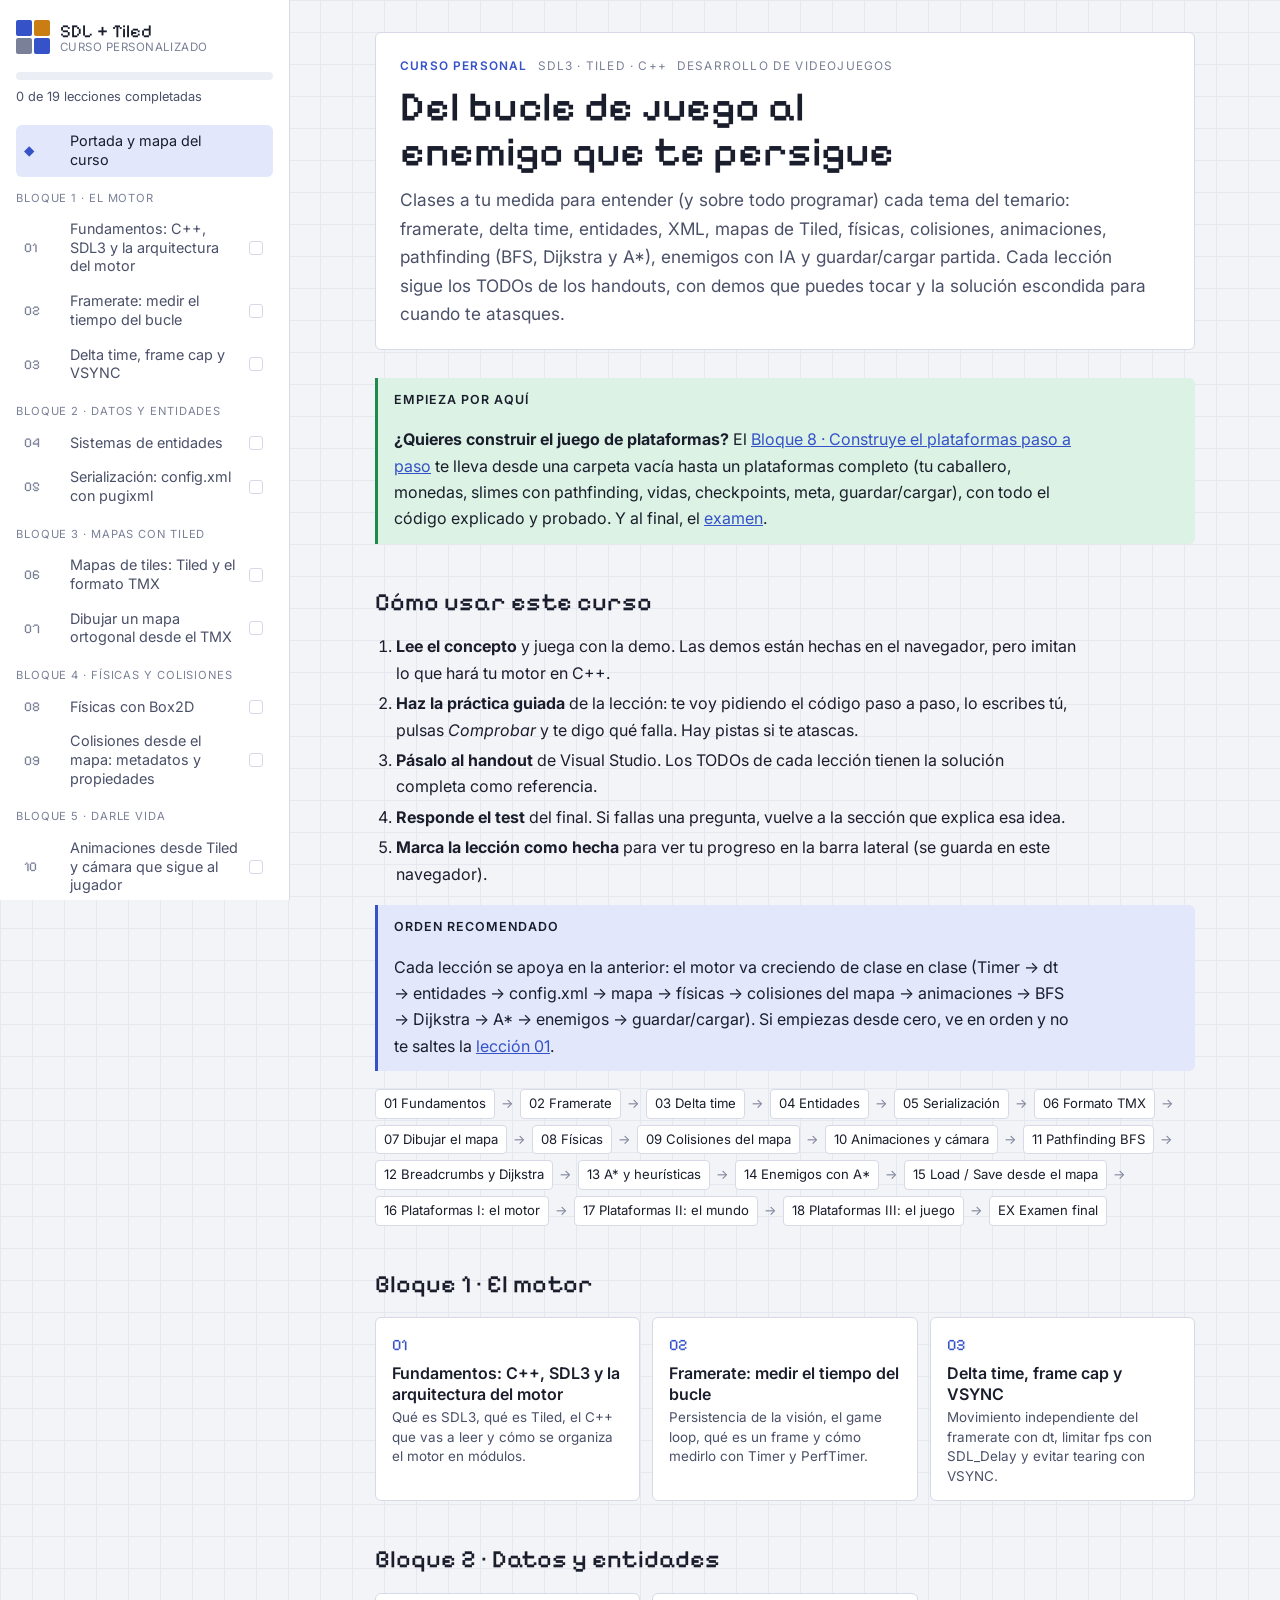
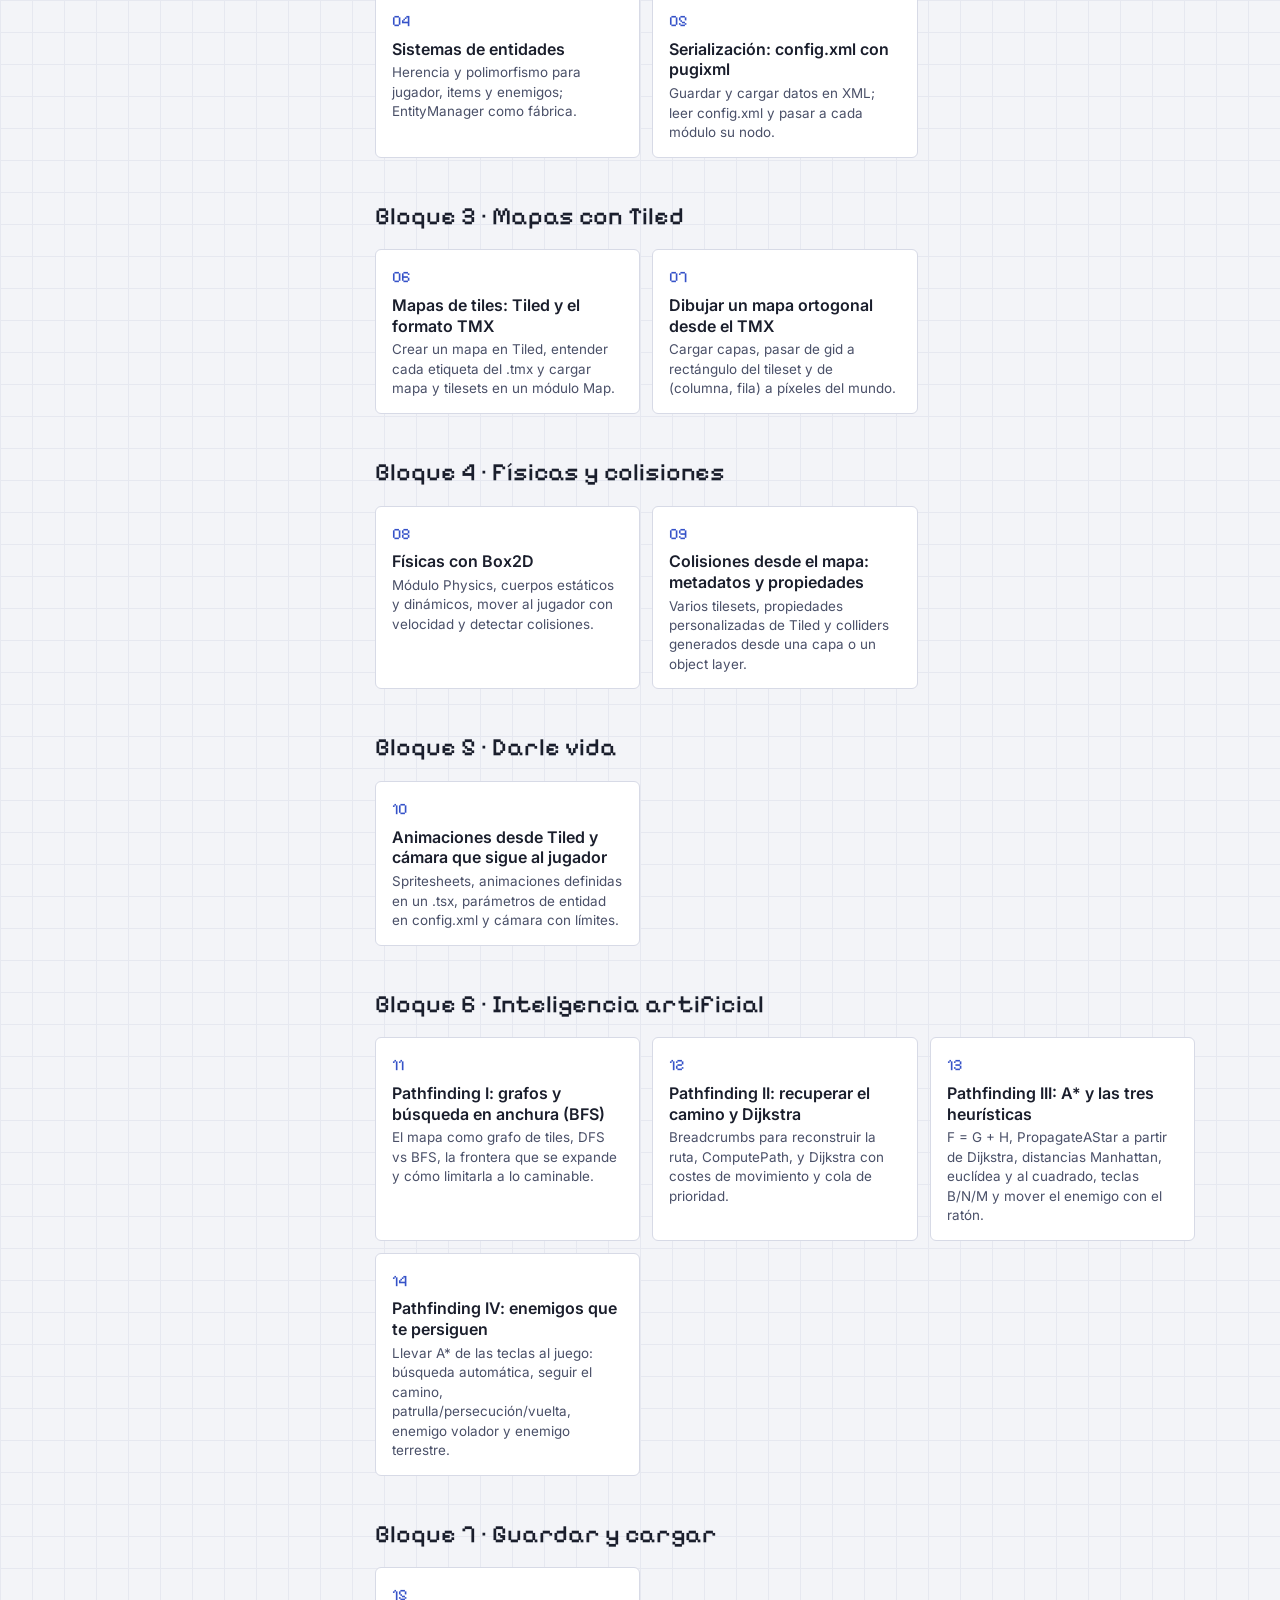
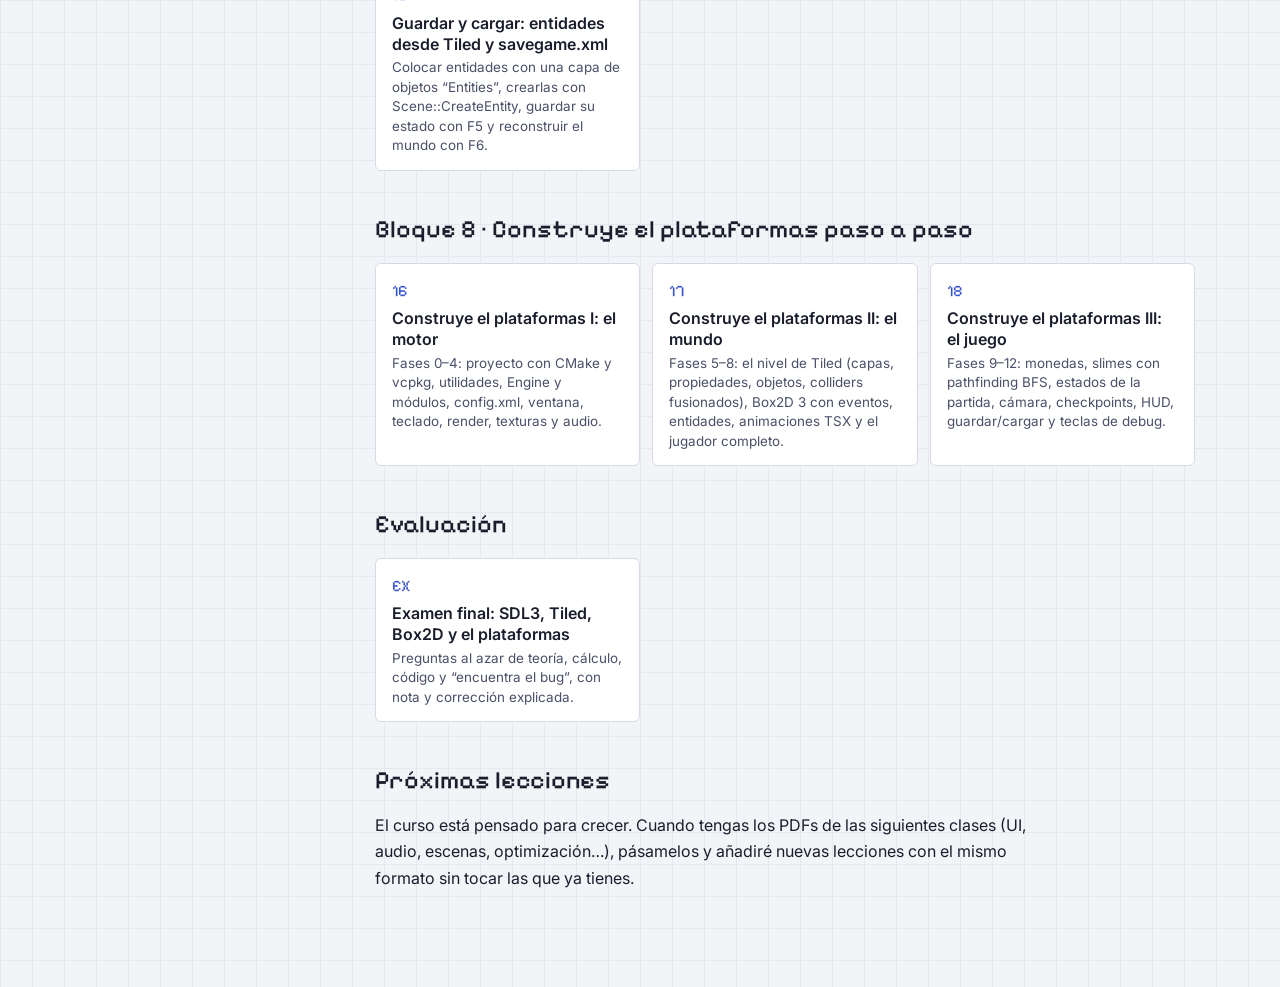
<file: index.html>
<!doctype html>
<html lang="es">
<head>
<meta charset="utf-8">
<meta name="viewport" content="width=device-width, initial-scale=1, viewport-fit=cover">
<title>Curso SDL + Tiled</title>
<meta name="claude:viewport-fit-sides" content="cover">
<link rel="preconnect" href="https://fonts.googleapis.com">
<link rel="preconnect" href="https://fonts.gstatic.com" crossorigin>
<link rel="stylesheet" href="https://fonts.googleapis.com/css2?family=Inter:wght@400;500;600;700&family=JetBrains+Mono:wght@400;600&family=Pixelify+Sans:wght@400;500&display=swap">
<link rel="stylesheet" href="css/estilo.css">
</head>
<body>
<div class="mobile-bar">
  <button type="button" class="btn" id="menu-btn" aria-label="Abrir temario">☰ Temario</button>
  <span class="brand-name">SDL + Tiled</span>
</div>
<div class="app">
  <aside class="side" id="side">
    <a class="brand" href="#inicio">
      <span class="brand-mark" aria-hidden="true"><i></i><i></i><i></i><i></i></span>
      <span class="brand-name">SDL + Tiled<small>CURSO PERSONALIZADO</small></span>
    </a>
    <div class="progress-box">
      <div class="bar"><span id="prog-bar"></span></div>
      <span id="prog-txt"></span>
    </div>
    <nav aria-label="Temario"><ul class="toc" id="toc"></ul></nav>
    <div class="side-foot">
      <button type="button" class="btn" id="theme-btn">Cambiar tema</button>
      <button type="button" class="btn" id="reset-btn">Reiniciar progreso</button>
    </div>
  </aside>
  <main class="main"><div class="page" id="page"></div></main>
</div>

<script src="js/nucleo.js"></script>
<script src="js/pathfinding_demo.js"></script>
<script src="js/practica.js"></script>
<script src="js/examen.js"></script>
<!-- Lecciones: añade aquí las nuevas en orden -->
<script src="lecciones/L01_fundamentos.js"></script>
<script src="lecciones/L02_framerate.js"></script>
<script src="lecciones/L03_deltatime.js"></script>
<script src="lecciones/L04_entidades.js"></script>
<script src="lecciones/L05_serializacion.js"></script>
<script src="lecciones/L06_tmx.js"></script>
<script src="lecciones/L07_dibujar_mapa.js"></script>
<script src="lecciones/L08_fisicas.js"></script>
<script src="lecciones/L09_colisiones_mapa.js"></script>
<script src="lecciones/L10_animaciones_camara.js"></script>
<script src="lecciones/L11_bfs.js"></script>
<script src="lecciones/L12_dijkstra.js"></script>
<script src="lecciones/L13_astar.js"></script>
<script src="lecciones/L14_enemigos_pathfinding.js"></script>
<script src="lecciones/L15_guardar_cargar.js"></script>
<script src="lecciones/L16_construir_motor.js"></script>
<script src="lecciones/L17_construir_mundo.js"></script>
<script src="lecciones/L18_construir_juego.js"></script>
<script src="examen/banco.js"></script>
<!-- Prácticas guiadas (una por lección) -->
<script src="practicas/P01_fundamentos.js"></script>
<script src="practicas/P02_framerate.js"></script>
<script src="practicas/P03_deltatime.js"></script>
<script src="practicas/P04_entidades.js"></script>
<script src="practicas/P05_serializacion.js"></script>
<script src="practicas/P06_tmx.js"></script>
<script src="practicas/P07_dibujar_mapa.js"></script>
<script src="practicas/P08_fisicas.js"></script>
<script src="practicas/P09_colisiones_mapa.js"></script>
<script src="practicas/P10_animaciones_camara.js"></script>
<script src="practicas/P11_bfs.js"></script>
<script src="practicas/P12_dijkstra.js"></script>
<script src="practicas/P13_astar.js"></script>
<script src="practicas/P14_enemigos_pathfinding.js"></script>
<script src="practicas/P15_guardar_cargar.js"></script>
</body>
</html>
</file>
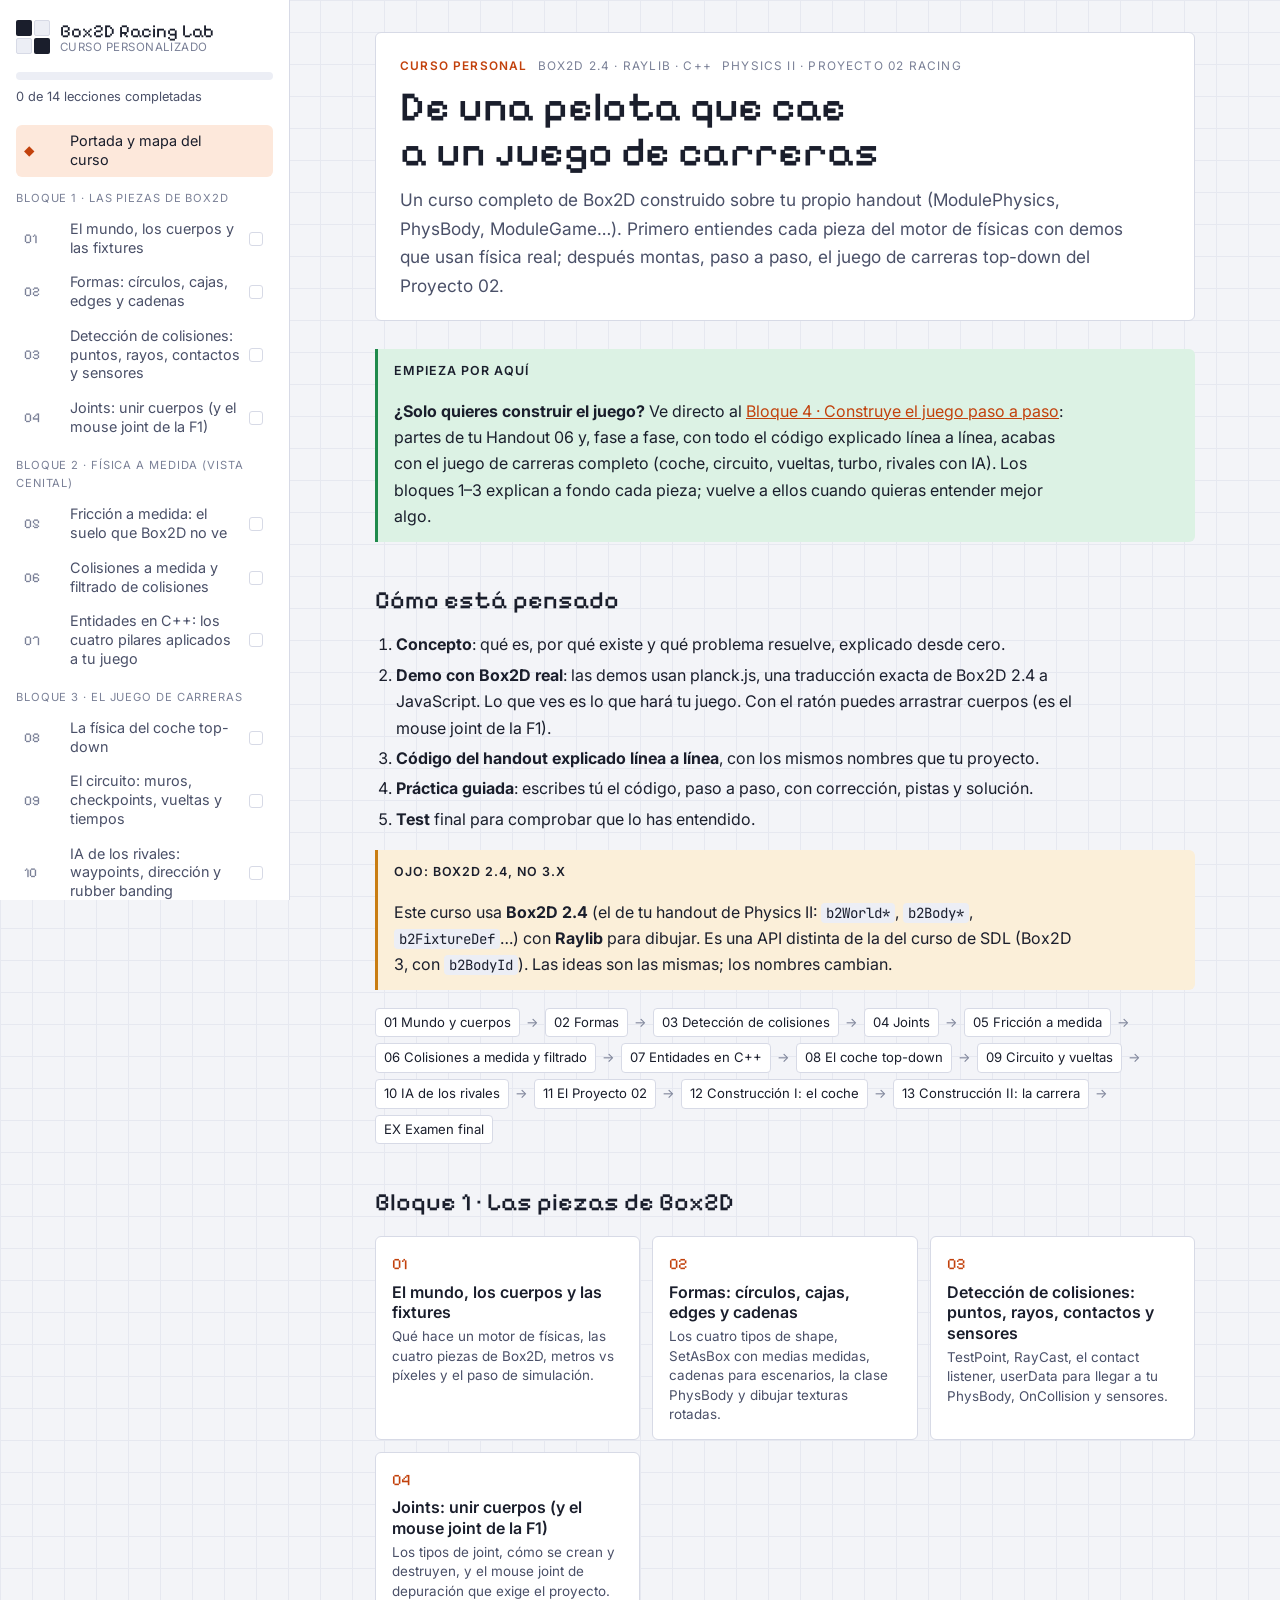
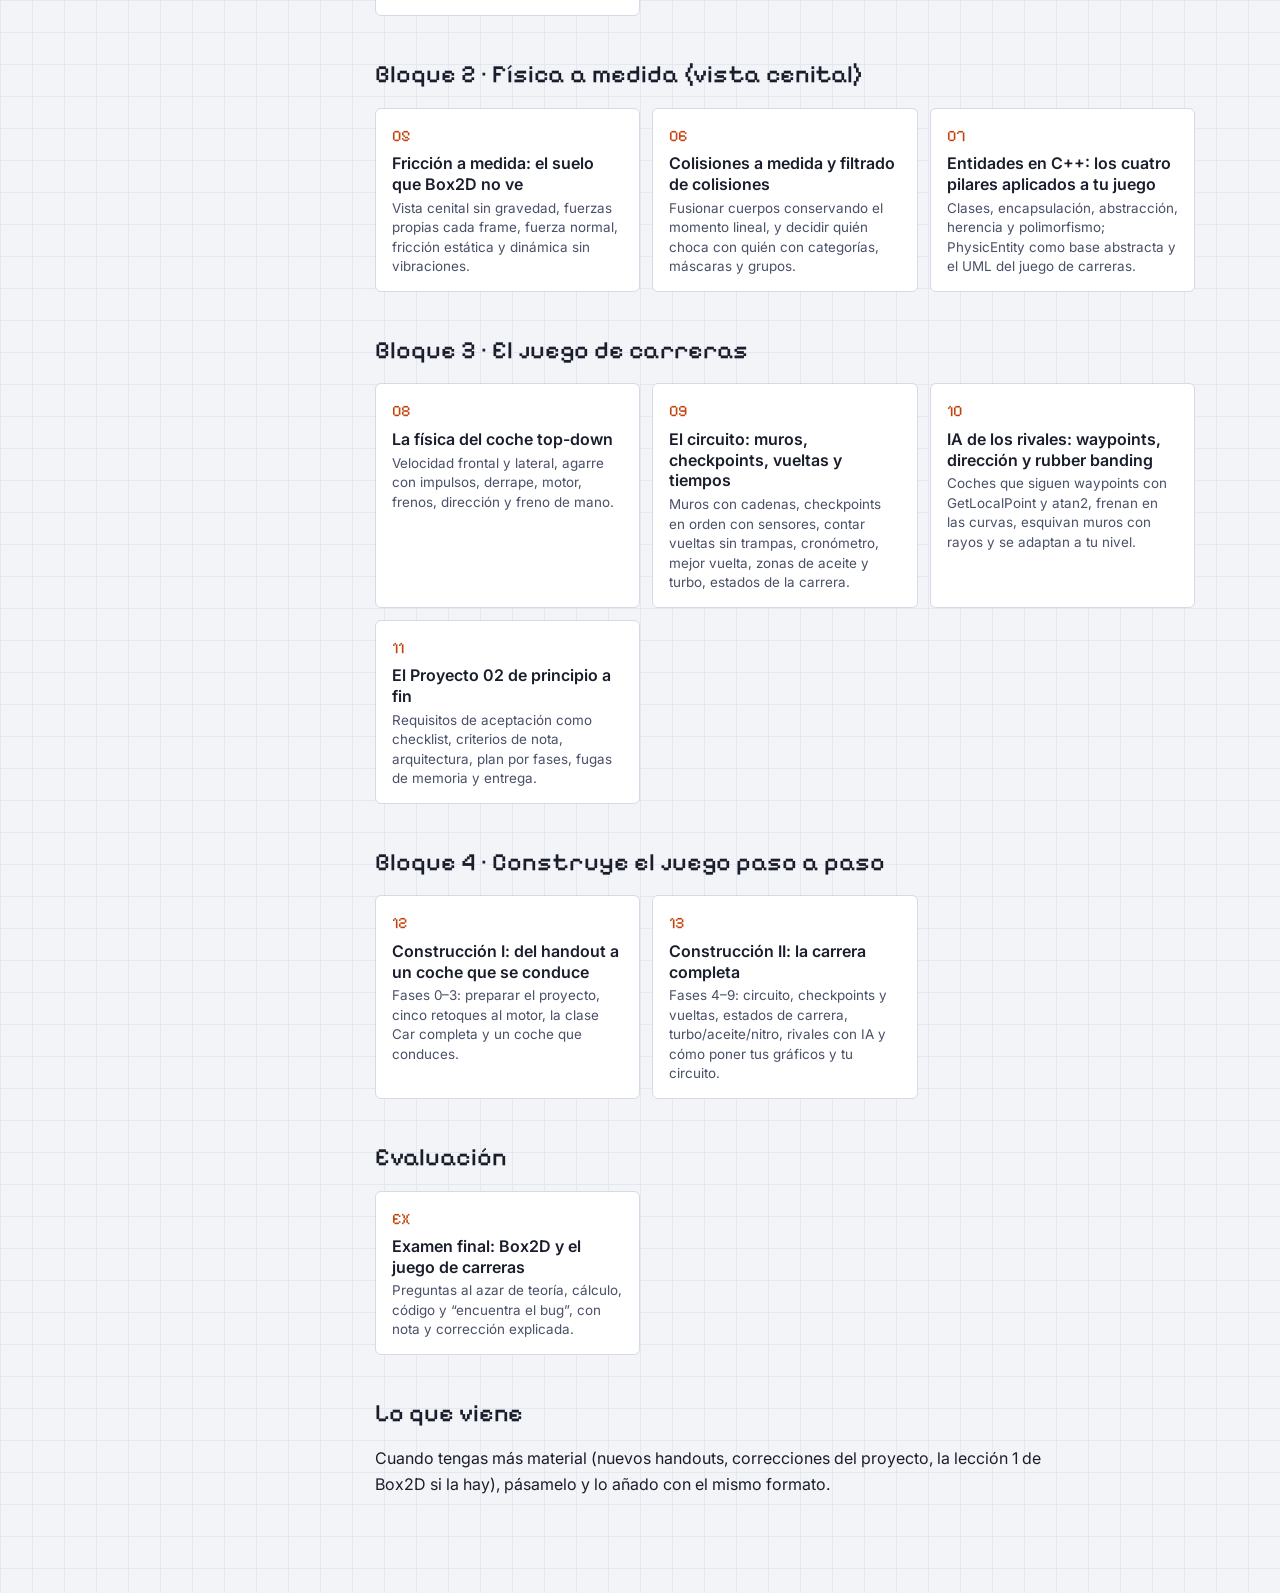
<file: box2d-carreras/index.html>
<!doctype html>
<html lang="es">
<head>
<meta charset="utf-8">
<meta name="viewport" content="width=device-width, initial-scale=1, viewport-fit=cover">
<title>Box2D Racing Lab</title>
<meta name="claude:viewport-fit-sides" content="cover">
<link rel="preconnect" href="https://fonts.googleapis.com">
<link rel="preconnect" href="https://fonts.gstatic.com" crossorigin>
<link rel="stylesheet" href="https://fonts.googleapis.com/css2?family=Inter:wght@400;500;600;700&family=JetBrains+Mono:wght@400;600&family=Pixelify+Sans:wght@400;500&display=swap">
<link rel="stylesheet" href="../css/estilo.css">
<style>
/* Este curso usa el acento del asfalto: un ámbar de carreras en vez del azul del curso SDL */
:root { --accent: #c2410c; --accent-soft: #fde8db; --accent-ink: #ffffff; }
@media (prefers-color-scheme: dark) { :root:not([data-theme="light"]) { --accent: #fb923c; --accent-soft: #3b2417; --accent-ink: #1a0f08; } }
:root[data-theme="dark"] { --accent: #fb923c; --accent-soft: #3b2417; --accent-ink: #1a0f08; }
.brand-mark i:nth-child(1) { background: var(--ink); } .brand-mark i:nth-child(4) { background: var(--ink); }
.brand-mark i:nth-child(2), .brand-mark i:nth-child(3) { background: var(--surface-2); border: 1px solid var(--line); }
.page .checklist { list-style: none; padding: 0; display: grid; gap: 6px; }
.checklist li { max-width: none; } .checklist span { min-width: 0; }
.checklist label { display: flex; gap: 10px; align-items: flex-start; cursor: pointer; }
.checklist input { margin-top: 5px; accent-color: var(--accent); }
.formula { font-family: var(--font-mono); background: var(--surface); border: 1px solid var(--line); border-radius: 6px; padding: 10px 14px; margin: 12px 0; overflow-x: auto; white-space: pre; font-size: .9rem; }
</style>
<script>
window.CURSO = {
  clave: "box2dcurso",
  titulo: "Box2D Racing Lab",
  portada({ lecciones, hechos, nota }) {
    const grupos = [...new Set(lecciones.map((l) => l.grupo))];
    return `
      <header class="lesson-head">
        <div class="eyebrow"><b>Curso personal</b><span>Box2D 2.4 · Raylib · C++</span><span>Physics II · Proyecto 02 Racing</span></div>
        <h1>De una pelota que cae a un juego de carreras</h1>
        <p class="lead">Un curso completo de Box2D construido sobre tu propio handout (ModulePhysics, PhysBody, ModuleGame…). Primero entiendes cada pieza del motor de físicas con demos que usan física real; después montas, paso a paso, el juego de carreras top-down del Proyecto 02.</p>
      </header>
      ${nota(`<p><strong>¿Solo quieres construir el juego?</strong> Ve directo al <a href="#b12">Bloque 4 · Construye el juego paso a paso</a>: partes de tu Handout 06 y, fase a fase, con todo el código explicado línea a línea, acabas con el juego de carreras completo (coche, circuito, vueltas, turbo, rivales con IA). Los bloques 1–3 explican a fondo cada pieza; vuelve a ellos cuando quieras entender mejor algo.</p>`, "game", "Empieza por aquí")}
      <h2>Cómo está pensado</h2>
      <ol>
        <li><strong>Concepto</strong>: qué es, por qué existe y qué problema resuelve, explicado desde cero.</li>
        <li><strong>Demo con Box2D real</strong>: las demos usan planck.js, una traducción exacta de Box2D 2.4 a JavaScript. Lo que ves es lo que hará tu juego. Con el ratón puedes arrastrar cuerpos (es el mouse joint de la F1).</li>
        <li><strong>Código del handout explicado línea a línea</strong>, con los mismos nombres que tu proyecto.</li>
        <li><strong>Práctica guiada</strong>: escribes tú el código, paso a paso, con corrección, pistas y solución.</li>
        <li><strong>Test</strong> final para comprobar que lo has entendido.</li>
      </ol>
      ${nota(`<p>Este curso usa <strong>Box2D 2.4</strong> (el de tu handout de Physics II: <code>b2World*</code>, <code>b2Body*</code>, <code>b2FixtureDef</code>…) con <strong>Raylib</strong> para dibujar. Es una API distinta de la del curso de SDL (Box2D 3, con <code>b2BodyId</code>). Las ideas son las mismas; los nombres cambian.</p>`, "warn", "Ojo: Box2D 2.4, no 3.x")}
      <div class="path">${lecciones.map((l, i) => `<span>${l.num} ${l.corto || l.titulo}</span>${i < lecciones.length - 1 ? "<i>→</i>" : ""}`).join("")}</div>
      ${grupos.map((g) => `<h2>${g}</h2><div class="cards">${lecciones.filter((l) => l.grupo === g).map((l) => `
        <a class="card ${hechos[l.id] ? "done" : ""}" href="#${l.id}"><span class="num">${l.num}</span><span class="ttl">${l.titulo}</span><span class="sum">${l.resumen}</span></a>`).join("")}</div>`).join("")}
      <h2>Lo que viene</h2>
      <p>Cuando tengas más material (nuevos handouts, correcciones del proyecto, la lección 1 de Box2D si la hay), pásamelo y lo añado con el mismo formato.</p>`;
  }
};
</script>
</head>
<body>
<div class="mobile-bar">
  <button type="button" class="btn" id="menu-btn" aria-label="Abrir temario">☰ Temario</button>
  <span class="brand-name">Box2D Racing Lab</span>
</div>
<div class="app">
  <aside class="side" id="side">
    <a class="brand" href="#inicio">
      <span class="brand-mark" aria-hidden="true"><i></i><i></i><i></i><i></i></span>
      <span class="brand-name">Box2D Racing Lab<small>CURSO PERSONALIZADO</small></span>
    </a>
    <div class="progress-box">
      <div class="bar"><span id="prog-bar"></span></div>
      <span id="prog-txt"></span>
    </div>
    <nav aria-label="Temario"><ul class="toc" id="toc"></ul></nav>
    <div class="side-foot">
      <button type="button" class="btn" id="theme-btn">Cambiar tema</button>
      <button type="button" class="btn" id="reset-btn">Reiniciar progreso</button>
    </div>
  </aside>
  <main class="main"><div class="page" id="page"></div></main>
</div>

<script src="vendor/planck.min.js"></script>
<script src="../js/nucleo.js"></script>
<script src="../js/practica.js"></script>
<script src="../js/examen.js"></script>
<script src="js/b2demo.js"></script>
<script src="js/coche.js"></script>
<!-- Lecciones -->
<script src="lecciones/B01_mundo.js"></script>
<script src="lecciones/B02_formas.js"></script>
<script src="lecciones/B03_colisiones.js"></script>
<script src="lecciones/B04_joints.js"></script>
<script src="lecciones/B05_friccion.js"></script>
<script src="lecciones/B06_filtrado.js"></script>
<script src="lecciones/B07_entidades.js"></script>
<script src="lecciones/B08_coche.js"></script>
<script src="lecciones/B09_circuito.js"></script>
<script src="lecciones/B10_ia.js"></script>
<script src="lecciones/B11_proyecto.js"></script>
<script src="lecciones/B12_construir1.js"></script>
<script src="lecciones/B13_construir2.js"></script>
<script src="examen/banco.js"></script>
<!-- Prácticas guiadas -->
<script src="practicas/Q01_mundo.js"></script>
<script src="practicas/Q02_formas.js"></script>
<script src="practicas/Q03_colisiones.js"></script>
<script src="practicas/Q04_joints.js"></script>
<script src="practicas/Q05_friccion.js"></script>
<script src="practicas/Q06_filtrado.js"></script>
<script src="practicas/Q07_entidades.js"></script>
<script src="practicas/Q08_coche.js"></script>
<script src="practicas/Q09_circuito.js"></script>
<script src="practicas/Q10_ia.js"></script>
</body>
</html>
</file>
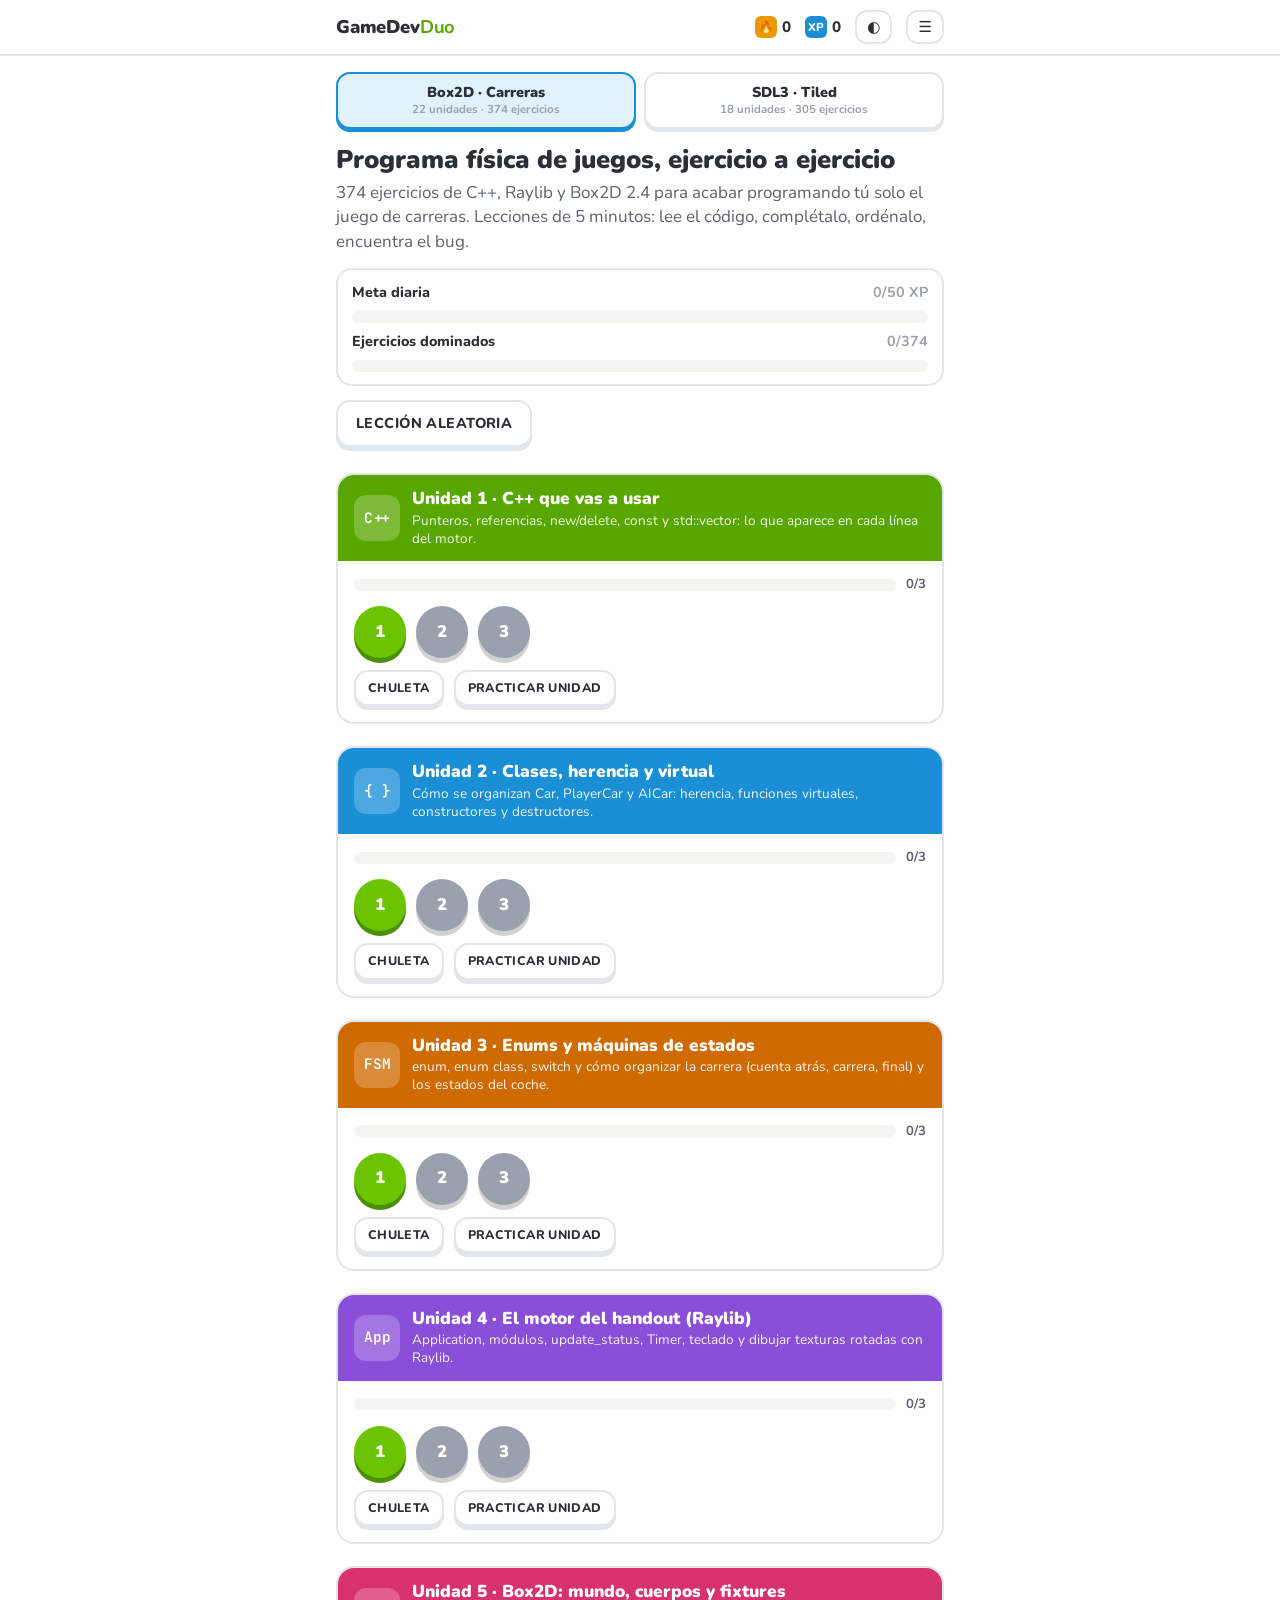
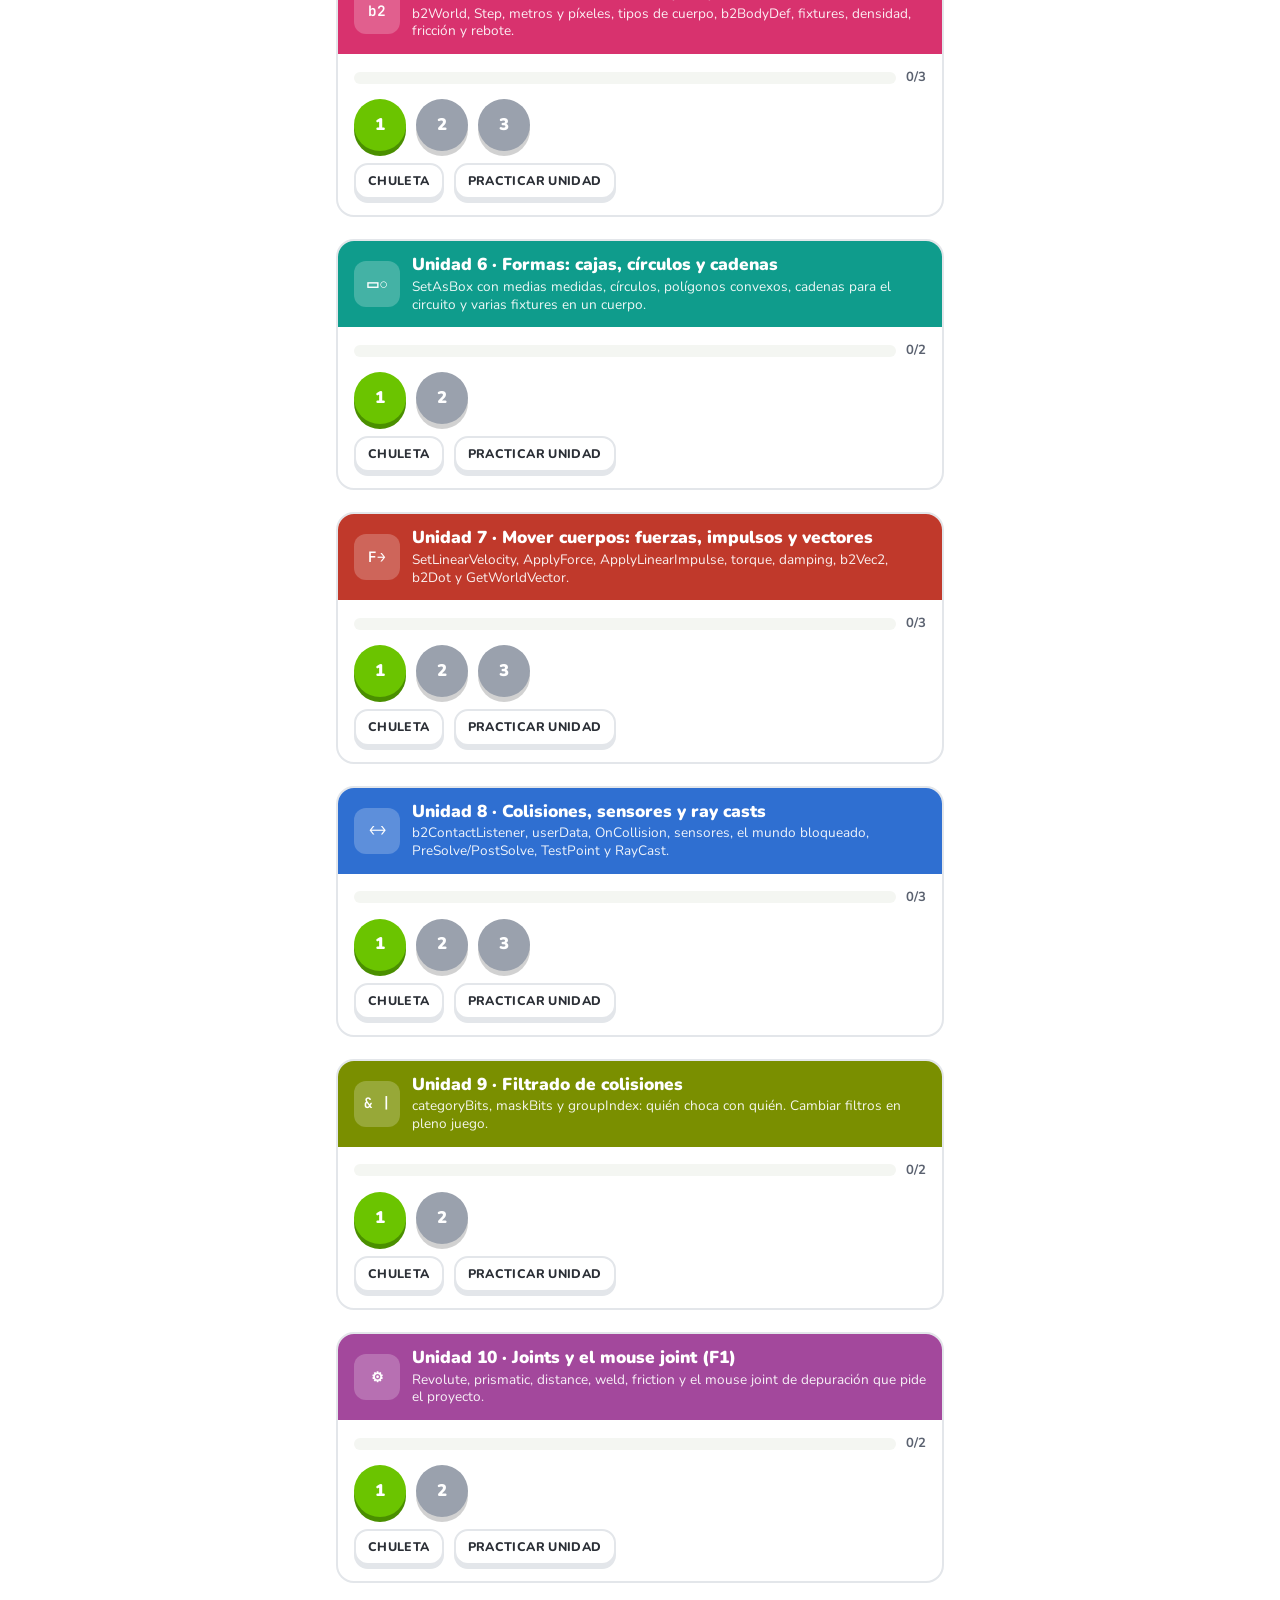
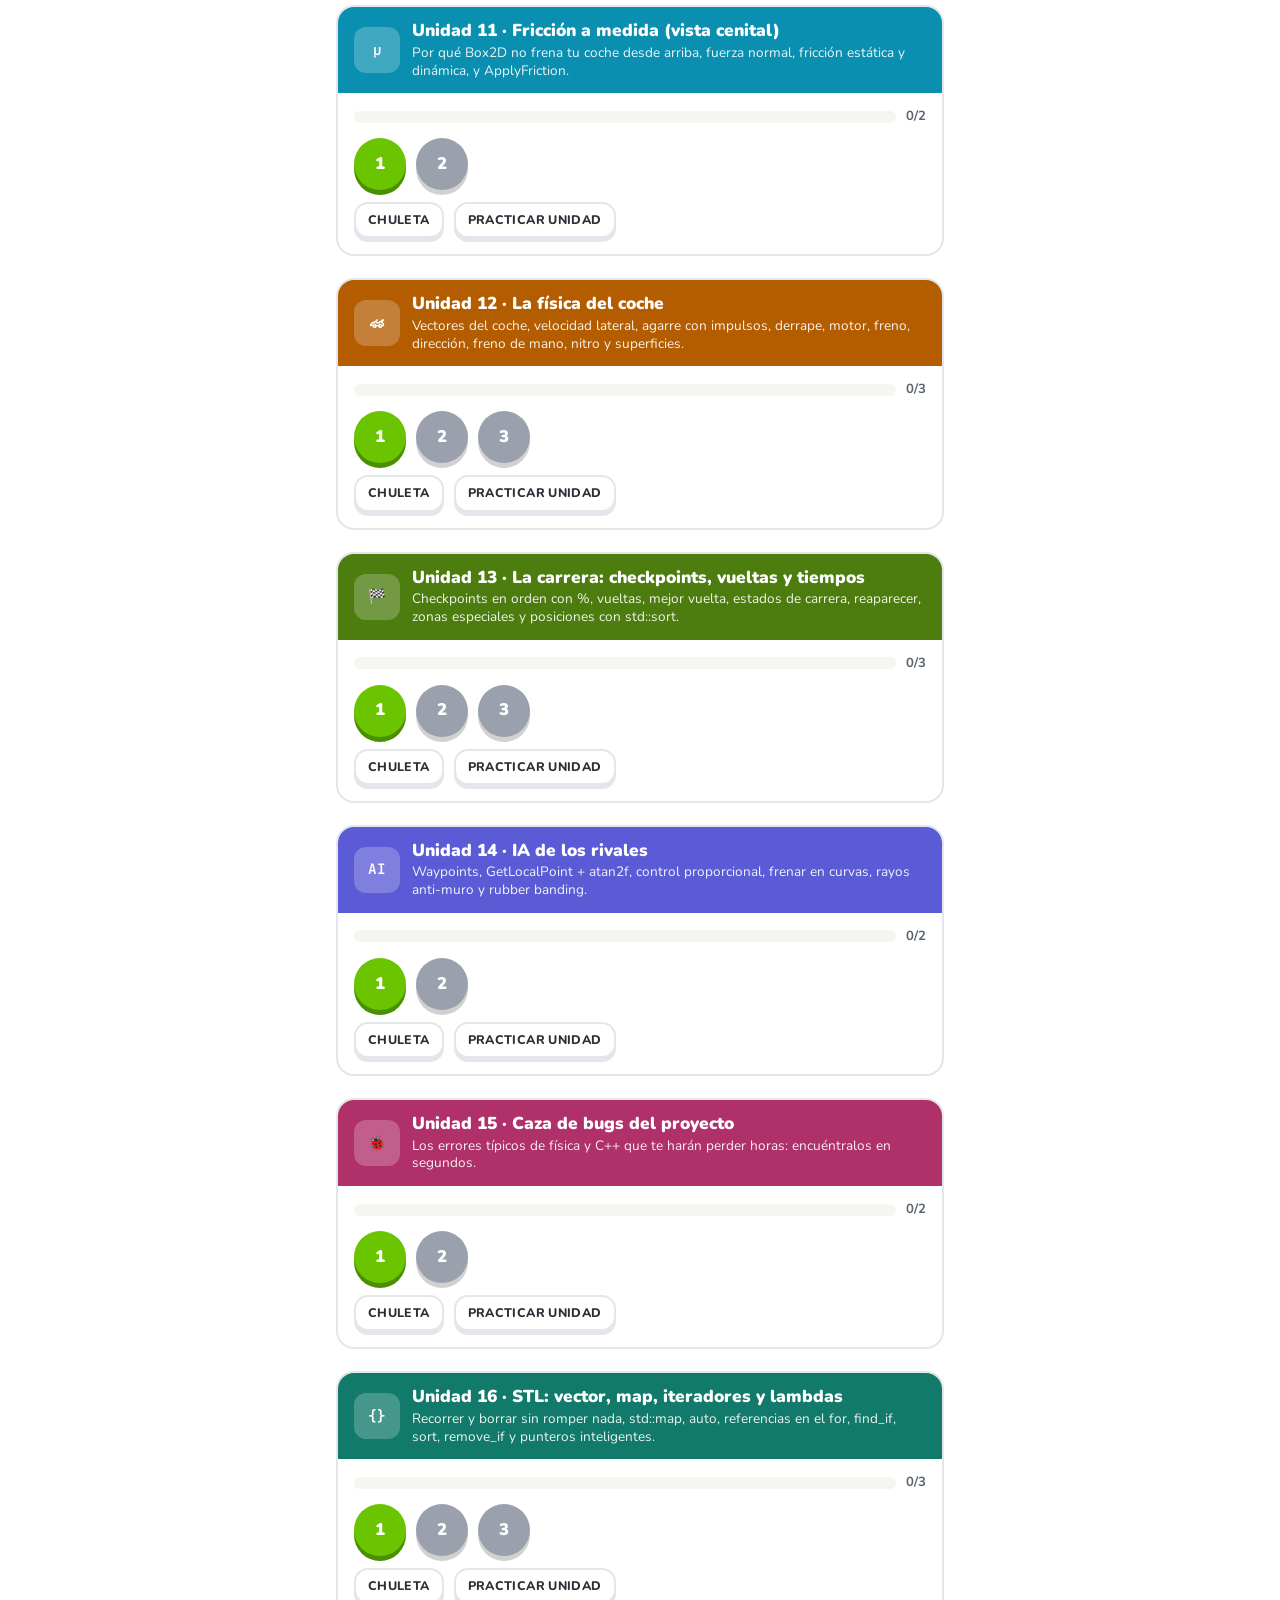
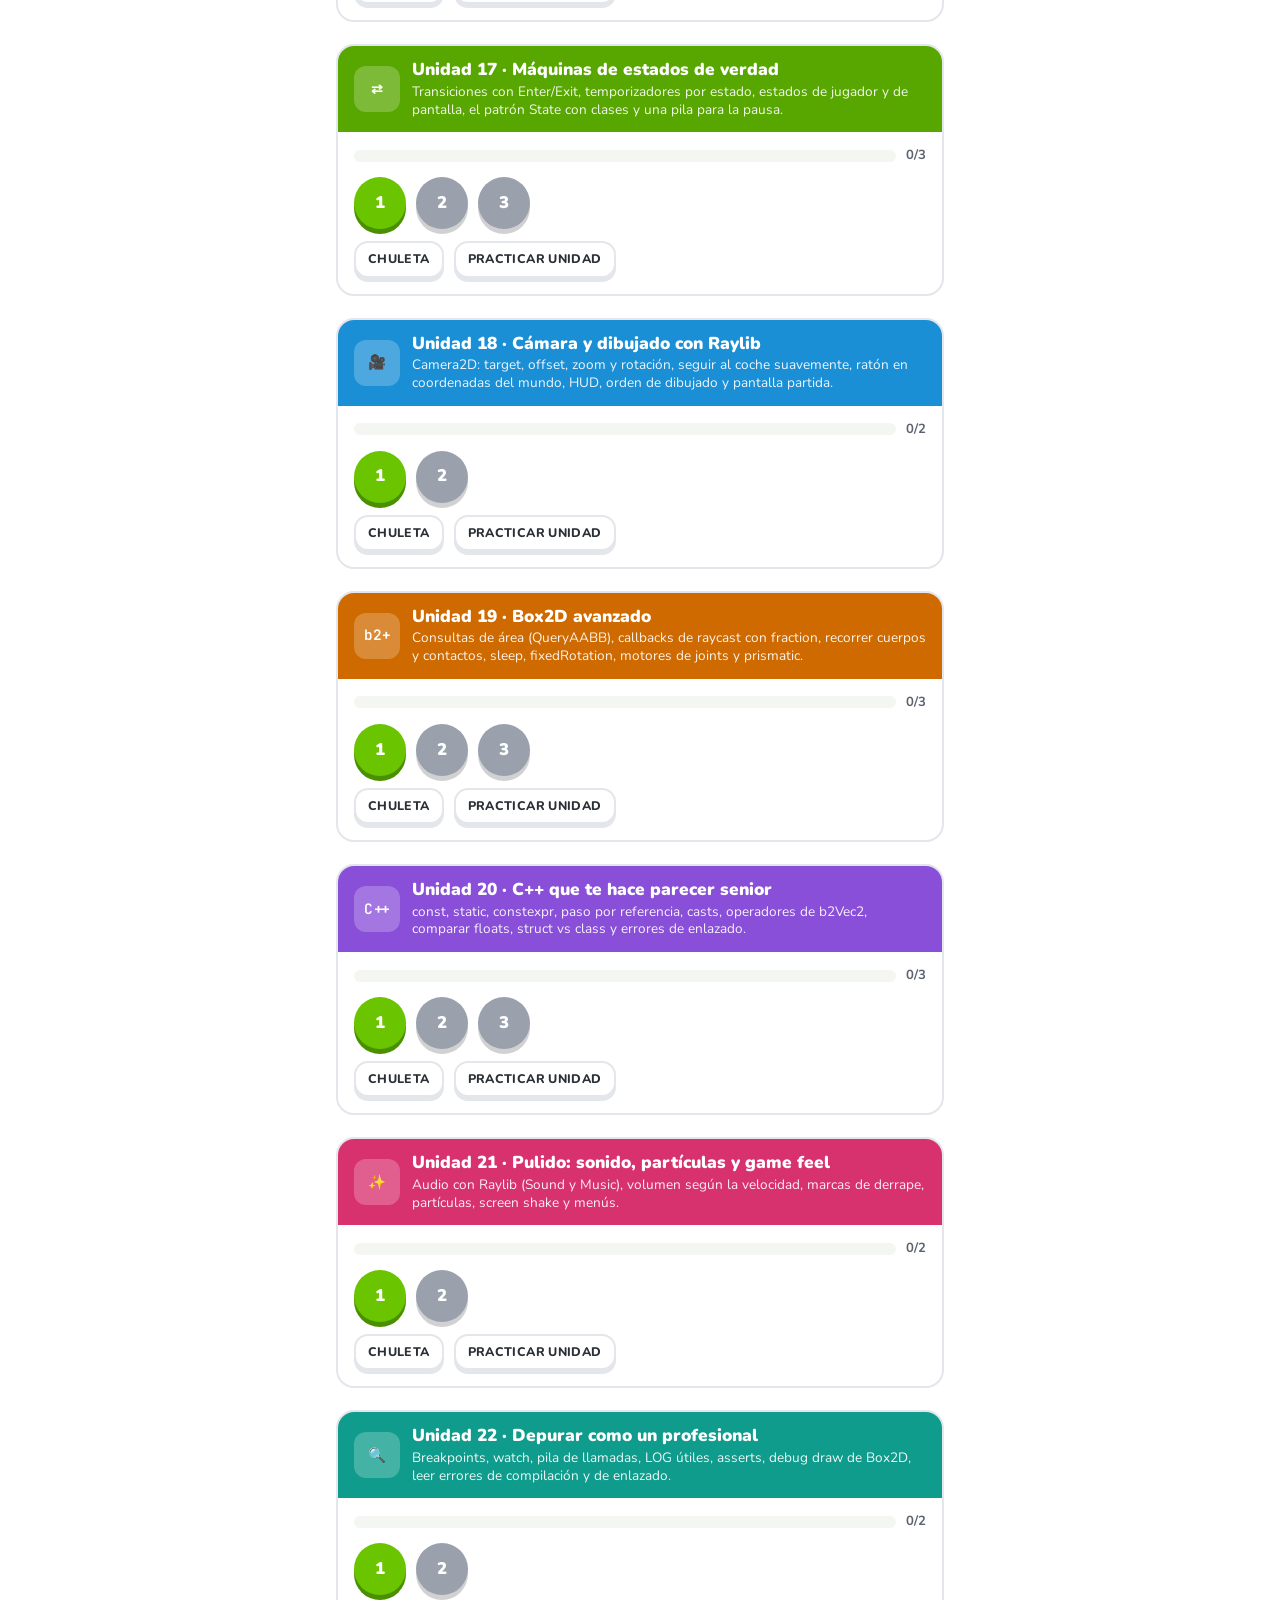
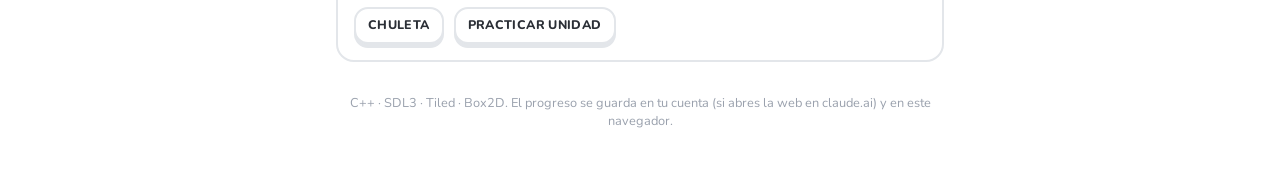
<file: fisica-duo/index.html>
<!doctype html>
<html lang="es">
<head>
<meta charset="utf-8">
<meta name="viewport" content="width=device-width, initial-scale=1, viewport-fit=cover">
<title>GameDev Duo</title>
<meta name="claude:viewport-fit-sides" content="cover">
<link rel="preconnect" href="https://fonts.googleapis.com">
<link rel="preconnect" href="https://fonts.gstatic.com" crossorigin>
<link rel="stylesheet" href="https://fonts.googleapis.com/css2?family=Nunito:wght@600;700;800;900&family=JetBrains+Mono:wght@400;600&display=swap">
<style>
/* Layout: una columna de móvil, como Duolingo. Ruta de unidades -> lección a pantalla completa con
   barra de progreso arriba y hoja de respuesta abajo. Verde "correcto", rojo "error", ámbar "XP". */
:root {
  --bg: #ffffff;
  --bg-2: #f4f6f2;
  --card: #ffffff;
  --ink: #2b2f36;
  --ink-2: #5b6270;
  --ink-3: #9aa1ad;
  --line: #e3e6ea;
  --green: #58a700;
  --green-bright: #6bc400;
  --green-soft: #e8f6d6;
  --green-shadow: #4a8f00;
  --red: #e03b3b;
  --red-soft: #fde7e7;
  --amber: #e89a00;
  --blue: #1a8fd6;
  --blue-soft: #e1f2fc;
  --code-bg: #1f2430;
  --code-ink: #e6e8ef;
  --code-com: #7f88a6;
  --code-kw: #8fb3ff;
  --code-ty: #7fd6c2;
  --code-str: #f2c27b;
  --code-num: #f59e8b;
  --code-fn: #d5b8ff;
  --font: "Nunito", system-ui, -apple-system, "Segoe UI", sans-serif;
  --mono: "JetBrains Mono", ui-monospace, Consolas, monospace;
}
@media (prefers-color-scheme: dark) {
  :root:not([data-theme="light"]) {
    --bg: #141820; --bg-2: #1b212b; --card: #1d232e; --ink: #eceff4; --ink-2: #b7bdc8; --ink-3: #7c8492; --line: #2e3644;
    --green: #7ad11a; --green-bright: #8fe02a; --green-soft: #1f3312; --green-shadow: #5a9c12;
    --red: #ff6b6b; --red-soft: #3a1c1f; --amber: #ffb627; --blue: #4fb6f5; --blue-soft: #16303f; --code-bg: #0e1118;
    color-scheme: dark;
  }
}
:root[data-theme="dark"] {
  --bg: #141820; --bg-2: #1b212b; --card: #1d232e; --ink: #eceff4; --ink-2: #b7bdc8; --ink-3: #7c8492; --line: #2e3644;
  --green: #7ad11a; --green-bright: #8fe02a; --green-soft: #1f3312; --green-shadow: #5a9c12;
  --red: #ff6b6b; --red-soft: #3a1c1f; --amber: #ffb627; --blue: #4fb6f5; --blue-soft: #16303f; --code-bg: #0e1118;
  color-scheme: dark;
}
* { box-sizing: border-box; -webkit-tap-highlight-color: transparent; }
html, body { margin: 0; }
body { background: var(--bg); color: var(--ink); font-family: var(--font); font-size: 17px; line-height: 1.45; }
body::before { content: ""; position: fixed; inset: 0 0 auto; height: env(safe-area-inset-top, 0px); background: var(--bg); z-index: 50; }
button { font: inherit; color: inherit; }
:focus-visible { outline: 3px solid var(--blue); outline-offset: 2px; }
.wrap { max-width: 640px; margin: 0 auto; padding-left: max(16px, env(safe-area-inset-left, 0px)); padding-right: max(16px, env(safe-area-inset-right, 0px)); }
[hidden] { display: none !important; }

/* ---------- Cabecera ---------- */
.top { position: sticky; top: env(safe-area-inset-top, 0px); z-index: 20; background: var(--bg); border-bottom: 2px solid var(--line); }
.top .wrap { display: flex; align-items: center; justify-content: space-between; gap: 12px; padding-block: 10px; }
.brand { font-weight: 900; font-size: 1.15rem; letter-spacing: -.01em; }
.brand b { color: var(--green); }
.stats { display: flex; gap: 14px; font-weight: 800; font-size: .95rem; font-variant-numeric: tabular-nums; }
.stat { display: inline-flex; align-items: center; gap: 5px; }
.stat i { font-style: normal; display: inline-grid; place-items: center; width: 22px; height: 22px; border-radius: 6px; font-size: .72rem; color: #fff; }
.stat.racha i { background: var(--amber); }
.stat.xp i { background: var(--blue); }
.icon-btn { background: none; border: 2px solid var(--line); border-radius: 12px; padding: 4px 10px; font-weight: 800; cursor: pointer; }

/* ---------- Ruta ---------- */
.intro { padding-block: 16px 4px; }
.cursos { display: grid; grid-template-columns: 1fr 1fr; gap: 8px; margin-bottom: 16px; }
.curso-btn { border: 2px solid var(--line); background: var(--card); border-radius: 14px; padding: 10px 8px; font-weight: 900; font-size: .9rem; cursor: pointer; box-shadow: 0 3px 0 var(--line); line-height: 1.2; }
.curso-btn small { display: block; font-weight: 700; font-size: .72rem; color: var(--ink-3); margin-top: 2px; }
.curso-btn.on { border-color: var(--blue); background: var(--blue-soft); box-shadow: 0 3px 0 var(--blue); color: var(--ink); }
.intro h1 { font-size: 1.6rem; line-height: 1.15; margin: 0 0 6px; font-weight: 900; text-wrap: balance; }
.intro p { margin: 0; color: var(--ink-2); }
.repaso { margin-top: 14px; display: flex; gap: 10px; flex-wrap: wrap; }
.unit { margin: 22px 0; border-radius: 18px; overflow: hidden; border: 2px solid var(--line); background: var(--card); }
.unit-head { display: flex; gap: 12px; align-items: center; padding: 14px 16px; color: #fff; }
.unit-badge { flex: none; width: 46px; height: 46px; border-radius: 12px; display: grid; place-items: center; font-family: var(--mono); font-weight: 600; font-size: .9rem; background: rgba(255,255,255,.22); }
.unit-head > div { min-width: 0; }
.unit-head h2, .unit-head p { overflow-wrap: anywhere; }
.unit-head h2 { margin: 0; font-size: 1.08rem; line-height: 1.2; font-weight: 900; }
.unit-head p { margin: 2px 0 0; font-size: .85rem; opacity: .92; line-height: 1.3; }
.unit-body { padding: 14px 16px 16px; display: grid; gap: 12px; }
.unit-prog { display: flex; align-items: center; gap: 10px; font-size: .82rem; color: var(--ink-2); font-weight: 700; }
.bar { flex: 1; height: 12px; border-radius: 99px; background: var(--bg-2); overflow: hidden; }
.bar > span { display: block; height: 100%; width: 0; background: var(--green-bright); border-radius: 99px; transition: width .3s; }
.nodes { display: flex; flex-wrap: wrap; gap: 10px; }
.node { width: 52px; height: 52px; border-radius: 50%; border: none; cursor: pointer; font-weight: 900; font-size: 1.05rem; color: #fff; background: var(--ink-3); box-shadow: 0 5px 0 rgba(0,0,0,.18); }
.node.done { background: var(--amber); }
.node.next { background: var(--green-bright); box-shadow: 0 5px 0 var(--green-shadow); }
.node:active { transform: translateY(3px); box-shadow: 0 2px 0 rgba(0,0,0,.18); }
.unit-actions { display: flex; gap: 10px; flex-wrap: wrap; }

/* ---------- Botones ---------- */
.btn { border: 2px solid var(--line); background: var(--card); border-radius: 14px; padding: 11px 18px; font-weight: 800; cursor: pointer; box-shadow: 0 4px 0 var(--line); text-transform: uppercase; letter-spacing: .03em; font-size: .9rem; }
.btn:active { transform: translateY(2px); box-shadow: 0 2px 0 var(--line); }
.btn.go { background: var(--green-bright); border-color: var(--green-bright); color: #fff; box-shadow: 0 4px 0 var(--green-shadow); }
.btn.go:disabled { background: var(--line); border-color: var(--line); color: var(--ink-3); box-shadow: 0 4px 0 var(--line); cursor: default; }
.btn.bad { background: var(--red); border-color: var(--red); color: #fff; box-shadow: 0 4px 0 #a52626; }
.btn.small { padding: 7px 12px; font-size: .78rem; }
.btn.wide { width: 100%; }

/* ---------- Lección ---------- */
.lesson { position: fixed; inset: 0; background: var(--bg); z-index: 40; display: flex; flex-direction: column; padding-top: env(safe-area-inset-top, 0px); }
.lesson-top { display: flex; align-items: center; gap: 12px; padding-block: 12px; }
.close { background: none; border: none; font-size: 1.6rem; color: var(--ink-3); cursor: pointer; line-height: 1; padding: 4px; }
.hearts { font-weight: 900; color: var(--red); white-space: nowrap; font-variant-numeric: tabular-nums; }
.lesson-scroll { flex: 1; overflow-y: auto; padding-bottom: 20px; }
.qtype { font-size: .78rem; font-weight: 900; letter-spacing: .08em; text-transform: uppercase; color: var(--blue); margin: 6px 0 4px; }
.qtype.nuevo { color: var(--amber); }
.qtext { font-size: 1.15rem; font-weight: 800; margin: 0 0 14px; line-height: 1.35; overflow-wrap: anywhere; }
.qtext code, .exp code, .chuleta code { font-family: var(--mono); font-size: .86em; background: var(--bg-2); border: 1px solid var(--line); border-radius: 6px; padding: 0 5px; overflow-wrap: anywhere; font-weight: 600; }
.qtext pre code, .exp pre code, .chuleta pre code, .opt pre code { background: none; border: 0; padding: 0; font-size: inherit; font-weight: 400; overflow-wrap: normal; border-radius: 0; }
.lesson-top .bar { background: var(--line); }
pre.code { margin: 0 0 14px; background: var(--code-bg); color: var(--code-ink); border-radius: 12px; padding: 12px 14px; overflow-x: auto; font-family: var(--mono); font-size: .8rem; line-height: 1.55; font-variant-ligatures: none; }
.t-com { color: var(--code-com); font-style: italic; } .t-kw { color: var(--code-kw); } .t-ty { color: var(--code-ty); }
.t-str { color: var(--code-str); } .t-num { color: var(--code-num); } .t-fn { color: var(--code-fn); } .t-pp { color: #f08bb4; }
.blank { display: inline-block; min-width: 3.2em; border-bottom: 2px solid var(--code-com); padding: 0 4px; margin: 0 1px; color: var(--code-str); cursor: pointer; text-align: center; border-radius: 3px; }
.blank.empty { color: transparent; }
.blank.current { border-bottom-color: var(--green-bright); background: rgba(107,196,0,.12); }
.blank.ok { border-bottom-color: var(--green-bright); color: #b6f07a; }
.blank.ko { border-bottom-color: var(--red); color: #ffb3b3; }

.opts { display: grid; gap: 10px; }
.opt { text-align: left; border: 2px solid var(--line); background: var(--card); border-radius: 14px; padding: 12px 14px; cursor: pointer; box-shadow: 0 3px 0 var(--line); font-weight: 700; font-size: .98rem; overflow-wrap: anywhere; }
.opt code { font-family: var(--mono); font-size: .85em; }
.opt.sel { border-color: var(--blue); background: var(--blue-soft); box-shadow: 0 3px 0 var(--blue); }
.opt.right { border-color: var(--green); background: var(--green-soft); box-shadow: 0 3px 0 var(--green); }
.opt.wrong { border-color: var(--red); background: var(--red-soft); box-shadow: 0 3px 0 var(--red); }
.opt.mono { font-family: var(--mono); font-size: .84rem; font-weight: 600; white-space: pre-wrap; }

.bank { display: flex; flex-wrap: wrap; gap: 8px; margin-top: 4px; }
.chip { border: 2px solid var(--line); background: var(--card); border-radius: 12px; padding: 8px 11px; font-family: var(--mono); font-size: .82rem; font-weight: 600; cursor: pointer; box-shadow: 0 3px 0 var(--line); }
.chip.used { visibility: hidden; }

.build { min-height: 60px; border: 2px dashed var(--line); border-radius: 14px; padding: 8px; display: grid; gap: 6px; margin-bottom: 12px; }
.build:empty::before { content: "Toca las líneas en orden para construir el código"; color: var(--ink-3); font-size: .9rem; padding: 8px; }
.line { text-align: left; border: 2px solid var(--line); background: var(--card); border-radius: 10px; padding: 7px 10px; font-family: var(--mono); font-size: .78rem; font-weight: 600; cursor: pointer; white-space: pre; overflow-x: auto; box-shadow: 0 3px 0 var(--line); }
.build .line { background: var(--code-bg); color: var(--code-ink); border-color: var(--code-bg); box-shadow: none; }
.build .line.ok { border-color: var(--green); }
.build .line.ko { border-color: var(--red); }
.pool { display: grid; gap: 6px; }

.bugcode { display: grid; gap: 4px; margin-bottom: 14px; background: var(--code-bg); border-radius: 12px; padding: 8px; }
.bugline { text-align: left; border: 2px solid transparent; background: none; color: var(--code-ink); border-radius: 8px; padding: 4px 8px; font-family: var(--mono); font-size: .78rem; white-space: pre; overflow-x: auto; cursor: pointer; }
.bugline:hover { background: rgba(255,255,255,.05); }
.bugline.sel { border-color: var(--blue); background: rgba(79,182,245,.12); }
.bugline.right { border-color: var(--green-bright); background: rgba(107,196,0,.15); }
.bugline.wrong { border-color: var(--red); background: rgba(255,107,107,.15); }

.write { width: 100%; font-family: var(--mono); font-size: .9rem; padding: 12px; border-radius: 12px; border: 2px solid var(--line); background: var(--bg-2); color: var(--ink); resize: vertical; min-height: 70px; }
.write:focus { outline: none; border-color: var(--blue); }
.write.right { border-color: var(--green); } .write.wrong { border-color: var(--red); }
.hint { font-size: .85rem; color: var(--ink-3); margin-top: 6px; }

/* ---------- Hoja de respuesta ---------- */
.sheet { border-top: 2px solid var(--line); padding-block: 14px calc(14px + env(safe-area-inset-bottom, 0px)); background: var(--bg); }
.sheet.ok { background: var(--green-soft); border-top-color: transparent; }
.sheet.ko { background: var(--red-soft); border-top-color: transparent; }
.verdict { font-weight: 900; font-size: 1.2rem; margin: 0 0 4px; }
.sheet.ok .verdict { color: var(--green); } .sheet.ko .verdict { color: var(--red); }
.exp { font-size: .93rem; margin: 0 0 12px; max-height: 34vh; overflow-y: auto; overflow-wrap: anywhere; }
.exp pre.code { margin: 8px 0 0; }

/* ---------- Fin y chuleta ---------- */
.done { text-align: center; padding-top: 30px; }
.done h2 { font-size: 1.8rem; margin: 10px 0; font-weight: 900; }
.done .big { display: flex; justify-content: center; gap: 14px; margin: 20px 0; flex-wrap: wrap; }
.done .box { border: 2px solid var(--line); border-radius: 14px; padding: 10px 16px; min-width: 110px; }
.done .box b { display: block; font-size: 1.5rem; font-variant-numeric: tabular-nums; }
.done .box span { font-size: .75rem; font-weight: 900; text-transform: uppercase; letter-spacing: .06em; color: var(--ink-3); }
.chuleta { padding-block: 10px 30px; }
.chuleta h3 { margin: 18px 0 6px; font-size: 1.05rem; }
.chuleta p, .chuleta li { color: var(--ink-2); font-size: .95rem; }
footer { color: var(--ink-3); font-size: .8rem; padding-block: 10px 40px; text-align: center; }
.sync { font-size: .75rem; font-weight: 800; color: var(--ink-3); white-space: nowrap; }
.sync.ok { color: var(--green); } .sync.err { color: var(--red); }
.meta { margin-top: 14px; border: 2px solid var(--line); border-radius: 16px; padding: 12px 14px; display: grid; gap: 8px; background: var(--card); }
.meta-row { display: flex; justify-content: space-between; font-weight: 800; font-size: .9rem; gap: 10px; }
.meta-row span { color: var(--ink-3); font-weight: 700; }
.meta .bar > span { background: var(--amber); }
.combo { display: inline-block; margin-left: 8px; font-size: .85rem; color: var(--amber); font-weight: 900; }
.panel h3 { margin: 22px 0 8px; font-size: 1.05rem; }
.panel table { width: 100%; border-collapse: collapse; font-size: .88rem; }
.panel td { padding: 7px 4px; border-bottom: 1px solid var(--line); vertical-align: middle; }
.panel td.n { text-align: right; font-variant-numeric: tabular-nums; font-weight: 800; white-space: nowrap; }
.panel .mini { width: 70px; height: 8px; }
.panel textarea { width: 100%; min-height: 90px; font-family: var(--mono); font-size: .75rem; border-radius: 12px; border: 2px solid var(--line); background: var(--bg-2); color: var(--ink); padding: 10px; overflow-wrap: anywhere; }
.panel .row { display: flex; gap: 10px; flex-wrap: wrap; margin-top: 10px; }
.panel p { color: var(--ink-2); font-size: .92rem; }
.chuleta-pop { position: absolute; inset: 0; z-index: 5; background: var(--bg); overflow-y: auto; padding-top: calc(env(safe-area-inset-top, 0px) + 10px); }
.chpop-head { display: flex; justify-content: space-between; align-items: center; gap: 10px; padding-bottom: 6px; border-bottom: 2px solid var(--line); position: sticky; top: 0; background: var(--bg); padding-top: 6px; }
.qunit { color: var(--ink-3); text-transform: none; letter-spacing: 0; font-weight: 700; }
.qcaja { color: var(--green); letter-spacing: 1px; font-size: .7rem; margin-left: 4px; }
.lesson-top .icon-btn { padding: 2px 8px; font-size: .95rem; }
.kbd { font-size: .78rem; color: var(--ink-3); text-align: center; margin: 14px 0 0; }
@media (hover: none) { .kbd { display: none; } }
@media (prefers-reduced-motion: reduce) { * { transition: none !important; } }
</style>
</head>
<body>
<header class="top">
  <div class="wrap">
    <span><span class="brand">GameDev<b>Duo</b></span> <span class="sync" id="sync"></span></span>
    <div class="stats">
      <span class="stat racha" title="Racha de días"><i>🔥</i><span id="st-racha">0</span></span>
      <span class="stat xp" title="Experiencia"><i>XP</i><span id="st-xp">0</span></span>
      <button type="button" class="icon-btn" id="tema" aria-label="Cambiar tema">◐</button>
      <button type="button" class="icon-btn" id="ajustes" aria-label="Progreso y copia de seguridad">☰</button>
    </div>
  </div>
</header>

<main class="wrap" id="ruta"></main>

<section class="lesson" id="leccion" hidden></section>

<footer class="wrap">C++ · SDL3 · Tiled · Box2D. El progreso se guarda en tu cuenta (si abres la web en claude.ai) y en este navegador.</footer>

<script>
/* =====================================================================
   Motor de la app. Las unidades se registran con DUO.unidad({...}) desde unidades/*.js
   Tipos de pregunta:
     test   { p, code?, o:[...], c }                 elegir una
     huecos { p, code con ▢, bank:[...], a:[...] }    completar con fichas (en orden)
     orden  { p, lines:[en orden], extra?:[...] }     construir el código tocando líneas
     escribe{ p, code?, a:[str|RegExp], ph? }         escribir una línea corta
     bug    { p, lines:[...], c }                     tocar la línea con el error
   Todas llevan e (explicación). Opcional: nuevo (concepto nuevo, se marca en ámbar)
   ===================================================================== */
(function () {
  "use strict";
  const unidades = [];
  const CURSOS = [
    { id: "box2d", nombre: "Box2D · Carreras", h1: "Programa física de juegos, ejercicio a ejercicio", p: "ejercicios de C++, Raylib y Box2D 2.4 para acabar programando tú solo el juego de carreras." },
    { id: "sdl", nombre: "SDL3 · Tiled", h1: "Construye tu motor con SDL3, ejercicio a ejercicio", p: "ejercicios de SDL3, pugixml, mapas de Tiled, Box2D 3, animaciones y pathfinding para programar tu plataformas." }
  ];
  let cursoReg = "box2d";
  let cur = "box2d";
  try { const c = localStorage.getItem("box2dduo.v1.curso"); if (c === "sdl" || c === "box2d") cur = c; } catch (e) {}
  const delCurso = () => unidades.filter((u) => u.curso === cur);
  const DUO = window.DUO = {
    unidad(u) { if (!u.curso) u.curso = cursoReg; unidades.push(u); },
    seccion(c) { cursoReg = c; },
    test: (p, o, c, e, x = {}) => Object.assign({ t: "test", p, o, c, e }, x),
    huecos: (p, code, bank, a, e, x = {}) => Object.assign({ t: "huecos", p, code, bank, a, e }, x),
    orden: (p, lines, e, x = {}) => Object.assign({ t: "orden", p, lines, e }, x),
    escribe: (p, a, e, x = {}) => Object.assign({ t: "escribe", p, a, e }, x),
    bug: (p, lines, c, e, x = {}) => Object.assign({ t: "bug", p, lines, c, e }, x)
  };

  // ---------- almacenamiento ----------
  const KEY = "box2dduo.v1";
  let S = { xp: 0, racha: 0, ultimoDia: "", hechas: {}, falladas: {}, vistas: {}, aciertos: {}, srs: {}, diaXp: { d: "", xp: 0 }, ok: 0, total: 0, t: 0 };
  const META = 50; // XP diaria
  try { const v = JSON.parse(localStorage.getItem(KEY)); if (v) S = Object.assign(S, v); } catch (e) {}
  const guardar = () => { S.t = Date.now(); try { localStorage.setItem(KEY, JSON.stringify(S)); } catch (e) {} nube.programar(); };

  // ---------- guardado en la nube (claude.ai, privado por usuario) ----------
  // Mezcla: nos quedamos con el máximo de cada progreso, así nunca se pierde nada al usar dos dispositivos.
  function mezclar(a, b) {
    const r = Object.assign({}, a);
    r.xp = Math.max(a.xp || 0, b.xp || 0);
    r.ok = Math.max(a.ok || 0, b.ok || 0); r.total = Math.max(a.total || 0, b.total || 0);
    const nueva = (b.t || 0) > (a.t || 0) ? b : a;
    r.racha = nueva.racha || 0; r.ultimoDia = nueva.ultimoDia || "";
    r.hechas = Object.assign({}, a.hechas); for (const k in b.hechas || {}) r.hechas[k] = Math.max(r.hechas[k] || 0, b.hechas[k]);
    r.vistas = Object.assign({}, a.vistas, b.vistas);
    r.aciertos = Object.assign({}, a.aciertos, b.aciertos);
    r.srs = Object.assign({}, a.srs || {});
    for (const k in b.srs || {}) if (!r.srs[k] || (b.srs[k][2] || 0) > (r.srs[k][2] || 0)) r.srs[k] = b.srs[k];
    r.falladas = Object.assign({}, nueva.falladas || {});
    const da = a.diaXp || {}, dbb = b.diaXp || {};
    r.diaXp = da.d === dbb.d ? { d: da.d, xp: Math.max(da.xp || 0, dbb.xp || 0) } : (da.d > dbb.d ? da : dbb);
    r.t = Math.max(a.t || 0, b.t || 0);
    return r;
  }
  const nube = (() => {
    let ref = null, timer = null, escribiendo = false, pendiente = false;
    const pon = (txt, cls) => { const el = document.getElementById("sync"); if (el) { el.textContent = txt; el.className = "sync " + (cls || ""); } };
    async function escribe() {
      if (!ref) return;
      if (escribiendo) { pendiente = true; return; }
      escribiendo = true; pon("☁ guardando…");
      try { await ref.set({ estado: JSON.stringify(S), v: 1 }); pon("☁ guardado", "ok"); }
      catch (e) { pon("☁ sin guardar", "err"); }
      escribiendo = false;
      if (pendiente) { pendiente = false; escribe(); }
    }
    async function iniciar() {
      if (!window.claude || !window.claude.use) return;
      try {
        const [db, user] = await Promise.all([claude.use("db"), claude.use("user")]);
        if (!db || !user) return;
        const id = await user.id(); if (!id) return;
        ref = db.doc("data/users/" + id + "/progreso");
        pon("☁ cargando…");
        const snap = await ref.get();
        let remoto = null;
        if (snap.exists) {
          try { remoto = JSON.parse(snap.data().estado); } catch (e) {}
          if (remoto) { S = mezclar(S, remoto); try { localStorage.setItem(KEY, JSON.stringify(S)); } catch (e) {} if (document.getElementById("leccion").hidden) ruta(); }
        }
        pon("☁ guardado", "ok");
        if (S.t > 0 && (!remoto || JSON.stringify(mezclar(remoto, S)) !== JSON.stringify(remoto))) escribe();
      } catch (e) { pon("☁ solo local", "err"); ref = null; }
    }
    return { iniciar, programar() { if (!ref) return; clearTimeout(timer); timer = setTimeout(escribe, 1200); }, activa: () => !!ref };
  })();
  try { const t = localStorage.getItem(KEY + ".tema"); if (t) document.documentElement.dataset.theme = t; } catch (e) {}

  // ---------- utilidades ----------
  const esc = (s) => String(s).replace(/&/g, "&amp;").replace(/</g, "&lt;").replace(/>/g, "&gt;");
  const baraja = (a) => { a = a.slice(); for (let i = a.length - 1; i > 0; i--) { const j = Math.floor(Math.random() * (i + 1)); [a[i], a[j]] = [a[j], a[i]]; } return a; };
  const norm = (s) => String(s).replace(/\/\/[^\n]*/g, "").replace(/\s+/g, "").replace(/;+$/, "");
  const KW = new Set("if else for while do switch case default break continue return class struct enum public private protected virtual override const static new delete this nullptr NULL true false using namespace template typename auto inline friend operator constexpr sizeof".split(" "));
  const TY = new Set("int float double bool void char unsigned uint uint16 int16 uint32 int32 uintptr_t size_t std vector list string pair b2World b2Body b2BodyDef b2Fixture b2FixtureDef b2Shape b2CircleShape b2PolygonShape b2ChainShape b2EdgeShape b2Vec2 b2Contact b2ContactListener b2Joint b2MouseJoint b2MouseJointDef b2RevoluteJointDef b2RevoluteJoint b2PrismaticJointDef b2DistanceJointDef b2WeldJointDef b2FrictionJointDef b2RayCastInput b2RayCastOutput b2Filter b2Transform b2Manifold b2ContactImpulse PhysBody PhysicEntity Module ModulePhysics ModuleGame Application update_status Car PlayerCar AICar Checkpoint Timer Texture2D Rectangle Vector2 Color Sound".split(" "));
  function hl(src) {
    const re = /(\/\/[^\n]*)|("(?:\\.|[^"\\])*")|(^[ \t]*#\w+[^\n]*)|(\b\d+(?:\.\d+)?f?\b)|([A-Za-z_]\w*)|(▢)/gm;
    let out = "", last = 0, m;
    while ((m = re.exec(src))) {
      out += esc(src.slice(last, m.index));
      const t = m[0];
      if (m[1]) out += `<span class="t-com">${esc(t)}</span>`;
      else if (m[2]) out += `<span class="t-str">${esc(t)}</span>`;
      else if (m[3]) out += `<span class="t-pp">${esc(t)}</span>`;
      else if (m[4]) out += `<span class="t-num">${t}</span>`;
      else if (m[6]) out += "▢";
      else {
        const next = /^\s*\(/.test(src.slice(re.lastIndex));
        if (KW.has(t)) out += `<span class="t-kw">${t}</span>`;
        else if (TY.has(t) || (/^b2[A-Z_]/.test(t) && !next)) out += `<span class="t-ty">${t}</span>`;
        else if (next) out += `<span class="t-fn">${t}</span>`;
        else out += t;
      }
      last = re.lastIndex;
    }
    return out + esc(src.slice(last));
  }
  const codeHTML = (src) => `<pre class="code"><code>${hl(String(src).replace(/^\n/, "").replace(/\s+$/, ""))}</code></pre>`;
  // texto de pregunta/explicación: `código` -> <code>, bloques ```…``` -> pre
  function rich(s) {
    return String(s).split(/```/).map((part, i) => i % 2 ? codeHTML(part) : esc(part).replace(/`([^`]+)`/g, "<code>$1</code>").replace(/\*\*([^*]+)\*\*/g, "<b>$1</b>").replace(/\n/g, "<br>")).join("");
  }
  const hoy = () => new Date().toISOString().slice(0, 10);
  // ---------- repetición espaciada (cajas de Leitner) ----------
  // srs[id] = [caja 0..6, día en que toca repasar, marca de tiempo]
  const INTERVALOS = [1, 1, 3, 7, 14, 30, 60];   // días hasta el siguiente repaso según la caja
  const enDias = (n) => new Date(Date.now() + n * 864e5).toISOString().slice(0, 10);
  function srsRespuesta(id, ok) {
    const prev = S.srs[id] || [0, hoy(), 0];
    const caja = ok ? Math.min(6, prev[0] + 1) : 0;
    S.srs[id] = [caja, enDias(INTERVALOS[caja]), Date.now()];
  }
  function pendientesHoy() {
    const mis = new Set(delCurso().map((u) => u.id)), d = hoy();
    return Object.keys(S.srs).filter((k) => mis.has(k.split(":")[0]) && S.srs[k][1] <= d);
  }
  const unidadDe = (id) => unidades.find((u) => u.id === String(id).split(":")[0]);
  const colores = ["#58a700", "#1a8fd6", "#ce6a00", "#8a4fd8", "#d8326e", "#0f9c8c", "#c0392b", "#2f6fd1", "#7a8f00", "#a3489c", "#0b8fb0", "#b35c00", "#4d7c0f", "#5b5bd6", "#b0306a", "#127a6a"];
  const LPL = 8; // preguntas nuevas por lección

  function xpHoy() { return S.diaXp && S.diaXp.d === hoy() ? S.diaXp.xp : 0; }
  function metaHTML() {
    const x = xpHoy(), dom = delCurso().reduce((n, u) => n + u.preguntas.filter((_, i) => S.aciertos[u.id + ":" + i]).length, 0);
    const total = delCurso().reduce((n, u) => n + u.preguntas.length, 0);
    return `<div class="meta"><div class="meta-row">Meta diaria <span>${Math.min(x, META)}/${META} XP${x >= META ? " ✓" : ""}</span></div><div class="bar"><span style="width:${Math.min(100, 100 * x / META)}%"></span></div>
      <div class="meta-row">Ejercicios dominados <span>${dom}/${total}</span></div><div class="bar"><span style="width:${100 * dom / total}%;background:var(--green-bright)"></span></div></div>`;
  }
  // ---------- ruta ----------
  function ruta() {
    document.getElementById("st-xp").textContent = S.xp;
    document.getElementById("st-racha").textContent = S.racha;
    const C = CURSOS.find((c) => c.id === cur);
    const ids = new Set(delCurso().map((u) => u.id));
    const nFall = Object.keys(S.falladas).filter((k) => ids.has(k.split(":")[0])).length;
    const total = delCurso().reduce((n, u) => n + u.preguntas.length, 0);
    const sw = CURSOS.map((c) => { const n = unidades.filter((u) => u.curso === c.id); return `<button type="button" class="curso-btn ${c.id === cur ? "on" : ""}" data-curso="${c.id}" aria-pressed="${c.id === cur}">${esc(c.nombre)}<small>${n.length} unidades · ${n.reduce((a, u) => a + u.preguntas.length, 0)} ejercicios</small></button>`; }).join("");
    let html = `<section class="intro"><div class="cursos">${sw}</div><h1>${esc(C.h1)}</h1>
      <p>${total} ${esc(C.p)} Lecciones de 5 minutos: lee el código, complétalo, ordénalo, encuentra el bug.</p>
      ${metaHTML()}<div class="repaso">${pendientesHoy().length ? `<button type="button" class="btn go" data-srs>Repaso del día (${pendientesHoy().length})</button>` : ""}${nFall ? `<button type="button" class="btn ${pendientesHoy().length ? "" : "go"}" data-repaso>Repasar mis ${nFall} fallos</button>` : ""}<button type="button" class="btn" data-mezcla>Lección aleatoria</button></div></section>`;
    delCurso().forEach((u, num) => {
      const ui = unidades.indexOf(u);
      const n = Math.ceil(u.preguntas.length / LPL), hechas = S.hechas[u.id] || 0;
      const col = colores[(num + (cur === "sdl" ? 5 : 0)) % colores.length];
      html += `<section class="unit"><div class="unit-head" style="background:${col}"><span class="unit-badge">${esc(u.icono || num + 1)}</span><div><h2>Unidad ${num + 1} · ${esc(u.titulo)}</h2><p>${esc(u.desc)}</p></div></div>
        <div class="unit-body"><div class="unit-prog"><div class="bar"><span style="width:${Math.min(100, 100 * hechas / n)}%"></span></div>${Math.min(hechas, n)}/${n}</div>
        <div class="nodes">${Array.from({ length: n }, (_, k) => `<button type="button" class="node ${k < hechas ? "done" : k === hechas ? "next" : ""}" data-u="${ui}" data-l="${k}" aria-label="Lección ${k + 1}">${k < hechas ? "✓" : k + 1}</button>`).join("")}</div>
        <div class="unit-actions">${u.chuleta ? `<button type="button" class="btn small" data-chuleta="${ui}">Chuleta</button>` : ""}<button type="button" class="btn small" data-practica="${ui}">Practicar unidad</button></div></div></section>`;
    });
    const r = document.getElementById("ruta");
    r.innerHTML = html;
  }

  document.addEventListener("click", (e) => {
    const t = e.target.closest("button"); if (!t) return;
    if (t.id === "tema") {
      const osc = document.documentElement.dataset.theme === "dark" || (!document.documentElement.dataset.theme && matchMedia("(prefers-color-scheme: dark)").matches);
      document.documentElement.dataset.theme = osc ? "light" : "dark";
      try { localStorage.setItem(KEY + ".tema", document.documentElement.dataset.theme); } catch (er) {}
      return;
    }
    if (t.dataset.u != null && t.classList.contains("node")) {
      const u = unidades[+t.dataset.u], k = +t.dataset.l;
      const qs = u.preguntas.slice(k * LPL, k * LPL + LPL).map((q, i) => Object.assign({ _id: u.id + ":" + (k * LPL + i) }, q));
      // dos de repaso de lecciones anteriores
      const prev = u.preguntas.slice(0, k * LPL).map((q, i) => Object.assign({ _id: u.id + ":" + i }, q));
      leccion(qs.concat(baraja(prev).slice(0, 2)), { unidad: u, num: k });
    }
    if (t.dataset.practica != null) {
      const u = unidades[+t.dataset.practica];
      leccion(baraja(u.preguntas.map((q, i) => Object.assign({ _id: u.id + ":" + i }, q))).slice(0, 10), { unidad: u });
    }
    if (t.dataset.repaso != null) {
      const mis = new Set(delCurso().map((u) => u.id));
      const ids = Object.keys(S.falladas).filter((k) => mis.has(k.split(":")[0]));
      const qs = baraja(ids).slice(0, 10).map(buscar).filter(Boolean);
      leccion(qs, { repaso: true });
    }
    if (t.dataset.srs != null) {
      // primero los de caja más baja (los que peor sabes)
      const ids = pendientesHoy().sort((a, b) => S.srs[a][0] - S.srs[b][0]);
      leccion(ids.slice(0, 12).map(buscar).filter(Boolean), { repaso: true });
    }
    if (t.dataset.mezcla != null) {
      const todas = []; delCurso().forEach((u) => u.preguntas.forEach((q, i) => todas.push(Object.assign({ _id: u.id + ":" + i }, q))));
      leccion(baraja(todas).slice(0, 10), {});
    }
    if (t.dataset.chuleta != null) chuleta(unidades[+t.dataset.chuleta]);
    if (t.id === "ajustes") panel();
    if (t.dataset.curso) { cur = t.dataset.curso; try { localStorage.setItem("box2dduo.v1.curso", cur); } catch (er) {} ruta(); window.scrollTo(0, 0); }
  });
  function buscar(id) {
    const [uid, i] = id.split(":"); const u = unidades.find((x) => x.id === uid);
    return u && u.preguntas[+i] ? Object.assign({ _id: id }, u.preguntas[+i]) : null;
  }

  // ---------- panel de progreso ----------
  function panel() {
    const L = document.getElementById("leccion"); L.hidden = false; document.body.style.overflow = "hidden";
    const filas = delCurso().map((u, ui) => {
      const n = u.preguntas.length, d = u.preguntas.filter((_, i) => S.aciertos[u.id + ":" + i]).length;
      return `<tr><td>${ui + 1}. ${esc(u.titulo)}</td><td><div class="bar mini"><span style="width:${100 * d / n}%"></span></div></td><td class="n">${d}/${n}</td></tr>`;
    }).join("");
    const prec = S.total ? Math.round(100 * S.ok / S.total) : 0;
    L.innerHTML = `<div class="wrap lesson-top"><button type="button" class="close" id="cerrar" aria-label="Cerrar">✕</button><b>Tu progreso</b></div>
      <div class="lesson-scroll"><div class="wrap panel">
        <div class="done" style="padding-top:0"><div class="big"><div class="box"><span>XP</span><b>${S.xp}</b></div><div class="box"><span>Racha</span><b>${S.racha}</b></div><div class="box"><span>Precisión</span><b>${prec}%</b></div></div></div>
        <p>${nube.activa() ? "☁ Tu progreso se guarda en tu cuenta de Claude: ábrelo desde el móvil o el PC y continúas donde lo dejaste." : "Tu progreso se guarda en este navegador. Abre la web desde claude.ai para guardarlo en tu cuenta, o usa la copia de seguridad."}</p>
        <h3>Cómo estudiar para aprender más</h3>
        <ul>
          <li><b>Primero «Repaso del día»</b>: son los ejercicios que tu memoria está a punto de olvidar. Cada acierto los aleja (1, 3, 7, 14, 30 y 60 días); cada fallo los trae de vuelta mañana. Los puntos ●○ de cada pregunta son su nivel.</li>
          <li><b>Después, una lección nueva</b> de la ruta. Antes de responder, intenta escribir la respuesta de cabeza: recordar cuesta, y por eso se queda.</li>
          <li><b>Si dudas, abre 📄</b> la chuleta en mitad de la lección y lee la explicación de cada respuesta, aunque aciertes.</li>
          <li><b>Pasa lo aprendido a C++</b>: la web del curso tiene la práctica guiada y los TODOs del handout de cada tema.</li>
        </ul>
        <h3>Dominio por unidad · ${esc(CURSOS.find((c) => c.id === cur).nombre)}</h3><table>${filas}</table>
        <h3>Copia de seguridad</h3>
        <p>Copia este código y guárdalo. Para pasar tu progreso a otro dispositivo, pégalo allí y pulsa «Restaurar» (se suma al progreso que ya haya).</p>
        <textarea id="bk" spellcheck="false">${esc(btoa(unescape(encodeURIComponent(JSON.stringify(S)))))}</textarea>
        <div class="row"><button type="button" class="btn small" id="bk-copiar">Copiar</button><button type="button" class="btn small go" id="bk-rest">Restaurar</button><button type="button" class="btn small bad" id="bk-reset">Borrar progreso</button></div>
        <p id="bk-msg"></p>
      </div></div>`;
    L.querySelector("#cerrar").onclick = cerrar;
    const bk = L.querySelector("#bk"), msg = L.querySelector("#bk-msg");
    L.querySelector("#bk-copiar").onclick = async () => { bk.select(); try { await navigator.clipboard.writeText(bk.value); msg.textContent = "Copiado."; } catch (e) { try { document.execCommand("copy"); msg.textContent = "Copiado."; } catch (e2) { msg.textContent = "Selecciona el texto y cópialo a mano."; } } };
    L.querySelector("#bk-rest").onclick = () => {
      try { const o = JSON.parse(decodeURIComponent(escape(atob(bk.value.trim())))); if (typeof o !== "object" || o === null || !("xp" in o)) throw 0; S = mezclar(S, o); guardar(); msg.textContent = "Progreso restaurado."; }
      catch (e) { msg.textContent = "Ese código no es válido."; }
    };
    let conf = false;
    L.querySelector("#bk-reset").onclick = (e) => {
      if (!conf) { conf = true; e.target.textContent = "¿Seguro? Pulsa otra vez"; return; }
      S = { xp: 0, racha: 0, ultimoDia: "", hechas: {}, falladas: {}, vistas: {}, aciertos: {}, srs: {}, diaXp: { d: "", xp: 0 }, ok: 0, total: 0, t: 0 };
      guardar(); cerrar();
    };
  }

  // ---------- chuleta ----------
  function chuleta(u) {
    const L = document.getElementById("leccion"); L.hidden = false;
    L.innerHTML = `<div class="wrap lesson-top"><button type="button" class="close" id="cerrar" aria-label="Cerrar">✕</button><b>Chuleta · ${esc(u.titulo)}</b></div>
      <div class="lesson-scroll"><div class="wrap chuleta">${u.chuleta.map((b) => `<h3>${esc(b[0])}</h3>${rich(b[1])}`).join("")}</div></div>`;
    L.querySelector("#cerrar").onclick = cerrar;
  }
  function cerrar() { const L = document.getElementById("leccion"); L.hidden = true; L.innerHTML = ""; document.body.style.overflow = ""; ruta(); }

  // ---------- lección ----------
  function leccion(cola, ctx) {
    if (!cola.length) return;
    const L = document.getElementById("leccion"); L.hidden = false; document.body.style.overflow = "hidden";
    const total = cola.length;
    let vidas = 5, aciertos = 0, intentos = 0, hechasOk = 0, xp = 0, actual = null, estado = null, racha = 0, mejorRacha = 0;
    const corregidas = new Set(), yaVista = new Set();

    L.innerHTML = `<div class="wrap lesson-top"><button type="button" class="close" id="cerrar" aria-label="Salir">✕</button><div class="bar"><span id="lbar"></span></div><button type="button" class="icon-btn" id="ver-chuleta" aria-label="Ver la chuleta de esta unidad" title="Chuleta">📄</button><span class="hearts" id="vidas"></span></div>
      <div class="chuleta-pop" id="chpop" hidden><div class="wrap"><div class="chpop-head"><b id="chpop-t"></b><button type="button" class="btn small" id="chpop-x">Volver a la pregunta</button></div><div class="chuleta" id="chpop-c"></div></div></div>
      <div class="lesson-scroll"><div class="wrap" id="q"></div></div>
      <div class="sheet" id="sheet"><div class="wrap"><div id="fb"></div><button type="button" class="btn go wide" id="comprobar" disabled>Comprobar</button><p class="kbd">Teclas: 1–9 elegir · Enter comprobar · Esc salir</p></div></div>`;
    L.querySelector("#cerrar").onclick = cerrar;
    const pop = L.querySelector("#chpop");
    L.querySelector("#ver-chuleta").onclick = () => {
      const u = unidadDe(actual && actual._id); if (!u || !u.chuleta) return;
      L.querySelector("#chpop-t").textContent = "Chuleta · " + u.titulo;
      L.querySelector("#chpop-c").innerHTML = u.chuleta.map((b) => `<h3>${esc(b[0])}</h3>${rich(b[1])}`).join("");
      pop.hidden = false; pop.scrollTop = 0;
    };
    L.querySelector("#chpop-x").onclick = () => { pop.hidden = true; };
    const Q = L.querySelector("#q"), sheet = L.querySelector("#sheet"), fb = L.querySelector("#fb"), btn = L.querySelector("#comprobar");

    function pinta() {
      L.querySelector("#lbar").style.width = (100 * corregidas.size / total) + "%";
      L.querySelector("#vidas").textContent = "♥ " + vidas;
    }
    function siguiente() {
      sheet.className = "sheet"; fb.innerHTML = ""; btn.className = "btn go wide"; btn.textContent = "Comprobar"; btn.disabled = true;
      if (!cola.length || vidas <= 0) return fin();
      actual = cola.shift(); estado = render(actual); pinta();
      L.querySelector(".lesson-scroll").scrollTop = 0;
    }
    btn.onclick = () => {
      if (btn.dataset.fase === "seguir") { btn.dataset.fase = ""; return siguiente(); }
      const ok = estado.check();
      intentos++;
      if (!yaVista.has(actual._id)) { srsRespuesta(actual._id, ok); yaVista.add(actual._id); }
      if (ok) {
        aciertos++; corregidas.add(actual._id); racha++; mejorRacha = Math.max(mejorRacha, racha); xp += 10 + (racha >= 5 ? 5 : racha >= 3 ? 2 : 0); delete S.falladas[actual._id]; S.aciertos[actual._id] = 1; S.ok++;
      } else {
        vidas--; racha = 0; S.falladas[actual._id] = 1; cola.push(actual); try { navigator.vibrate && navigator.vibrate(120); } catch (e) {}   // vuelve al final, como en Duolingo
      }
      S.vistas[actual._id] = 1; S.total++;
      sheet.className = "sheet " + (ok ? "ok" : "ko");
      fb.innerHTML = `<p class="verdict">${ok ? pick(["¡Correcto!", "¡Muy bien!", "¡Exacto!", "¡Eso es!"]) : "No es correcto"}${ok && racha >= 3 ? `<span class="combo">🔥 ${racha} seguidas${racha >= 5 ? " · +5 XP" : " · +2 XP"}</span>` : ""}</p>${estado.solucion && !ok ? `<div class="exp"><b>Solución:</b> ${estado.solucion()}</div>` : ""}<div class="exp">${rich(actual.e || "")}</div>`;
      btn.textContent = "Continuar"; btn.className = "btn wide " + (ok ? "go" : "bad"); btn.disabled = false; btn.dataset.fase = "seguir";
      pinta(); guardar();
    };
    const pick = (a) => a[Math.floor(Math.random() * a.length)];
    const listo = (v) => { btn.disabled = !v; };

    function fin() {
      const aprobado = vidas > 0;
      if (aprobado && ctx.unidad && ctx.num != null) S.hechas[ctx.unidad.id] = Math.max(S.hechas[ctx.unidad.id] || 0, ctx.num + 1);
      if (aprobado) {
        S.xp += xp + 5;
        const dd = hoy(); if (!S.diaXp || S.diaXp.d !== dd) S.diaXp = { d: dd, xp: 0 }; S.diaXp.xp += xp + 5;
        const d = hoy();
        if (S.ultimoDia !== d) {
          const ayer = new Date(Date.now() - 864e5).toISOString().slice(0, 10);
          S.racha = (S.ultimoDia === ayer) ? S.racha + 1 : 1; S.ultimoDia = d;
        }
      }
      guardar();
      sheet.hidden = true;
      const pct = intentos ? Math.round(100 * aciertos / intentos) : 0;
      Q.innerHTML = `<div class="done"><h2>${aprobado ? "¡Lección completada!" : "Te has quedado sin vidas"}</h2>
        <p>${aprobado ? "Los ejercicios que fallaste se guardan para el repaso." : "No pasa nada: repite la lección, las preguntas falladas vuelven."}</p>
        <div class="big"><div class="box"><span>XP</span><b>+${aprobado ? xp + 5 : 0}</b></div><div class="box"><span>Precisión</span><b>${pct}%</b></div><div class="box"><span>Seguidas</span><b>${mejorRacha}</b></div><div class="box"><span>Racha días</span><b>${S.racha}</b></div></div>
        ${aprobado ? `<p>Meta diaria: <b>${Math.min(xpHoy(), META)}/${META} XP</b>${xpHoy() >= META ? " ✓ ¡cumplida!" : ""}</p>` : ""}
        <button type="button" class="btn go wide" id="volver">Continuar</button></div>`;
      Q.querySelector("#volver").onclick = cerrar;
    }

    // ---------- tipos ----------
    function render(q) {
      const etiqueta = { test: "Elige la respuesta", huecos: "Completa el código", orden: "Ordena el código", escribe: "Escríbelo tú", bug: "Encuentra el bug" }[q.t];
      const uq = unidadDe(q._id);
      const caja = S.srs[q._id] ? S.srs[q._id][0] : -1;
      let h = `<p class="qtype ${q.nuevo ? "nuevo" : ""}">${q.nuevo ? "Concepto nuevo · " : ""}${etiqueta}${!ctx.unidad && uq ? ` <span class="qunit">· ${esc(uq.titulo)}</span>` : ""}${caja >= 0 ? ` <span class="qcaja" title="Nivel de memoria de este ejercicio (0–6)">${"●".repeat(caja)}${"○".repeat(6 - caja)}</span>` : ""}</p><div class="qtext">${rich(q.p)}</div>`;

      if (q.t === "test") {
        const orden = baraja(q.o.map((_, i) => i));
        h += (q.code ? codeHTML(q.code) : "") + `<div class="opts">${orden.map((i) => `<button type="button" class="opt ${/[;(){}=]/.test(q.o[i]) && q.o[i].length < 90 && !/ [a-záéíóúñ]{4,} /.test(q.o[i]) ? "mono" : ""}" data-i="${i}">${rich(q.o[i])}</button>`).join("")}</div>`;
        Q.innerHTML = h; let sel = -1;
        Q.querySelectorAll(".opt").forEach((b) => b.onclick = () => { if (btn.dataset.fase) return; sel = +b.dataset.i; Q.querySelectorAll(".opt").forEach((x) => x.classList.toggle("sel", x === b)); listo(true); });
        return { check() { Q.querySelectorAll(".opt").forEach((x) => { x.classList.remove("sel"); if (+x.dataset.i === q.c) x.classList.add("right"); else if (+x.dataset.i === sel) x.classList.add("wrong"); }); return sel === q.c; } };
      }

      if (q.t === "huecos") {
        const partes = String(q.code).replace(/^\n/, "").replace(/\s+$/, "").split("▢");
        let code = "";
        partes.forEach((p, i) => { code += hl(p); if (i < partes.length - 1) code += `<span class="blank empty" data-b="${i}">____</span>`; });
        const fichas = baraja(q.bank.map((t, i) => ({ t, i })));
        h += `<pre class="code"><code>${code}</code></pre><div class="bank">${fichas.map((f) => `<button type="button" class="chip" data-k="${f.i}">${esc(f.t)}</button>`).join("")}</div>`;
        Q.innerHTML = h;
        const huecos = [...Q.querySelectorAll(".blank")], val = huecos.map(() => null);
        const marca = () => { const k = val.indexOf(null); huecos.forEach((b, i) => b.classList.toggle("current", i === k)); listo(!val.includes(null)); };
        Q.querySelectorAll(".chip").forEach((c) => c.onclick = () => {
          if (btn.dataset.fase) return; const k = val.indexOf(null); if (k < 0) return;
          val[k] = +c.dataset.k; huecos[k].textContent = q.bank[val[k]]; huecos[k].classList.remove("empty"); c.classList.add("used"); marca();
        });
        huecos.forEach((b, i) => b.onclick = () => {
          if (btn.dataset.fase || val[i] == null) return;
          Q.querySelector(`.chip[data-k="${val[i]}"]`).classList.remove("used"); val[i] = null; b.textContent = "____"; b.classList.add("empty"); marca();
        });
        marca();
        return {
          check() { let ok = true; huecos.forEach((b, i) => { const bien = q.bank[val[i]] === q.a[i]; b.classList.add(bien ? "ok" : "ko"); b.classList.remove("current"); if (!bien) ok = false; }); return ok; },
          solucion: () => q.a.map((x) => `<code>${esc(x)}</code>`).join(" · ")
        };
      }

      if (q.t === "orden") {
        const items = baraja(q.lines.map((t, i) => ({ t, i })).concat((q.extra || []).map((t) => ({ t, i: -1 }))));
        h += (q.extra && q.extra.length ? `<p class="hint">Ojo: sobra${q.extra.length > 1 ? "n " + q.extra.length + " líneas" : " una línea"}.</p>` : "") + `<div class="build" id="build"></div><div class="pool" id="pool">${items.map((it, k) => `<button type="button" class="line" data-k="${k}">${esc(it.t)}</button>`).join("")}</div>`;
        Q.innerHTML = h;
        const build = Q.querySelector("#build"), pool = Q.querySelector("#pool"), elegidas = [];
        const upd = () => listo(elegidas.length >= q.lines.length);
        pool.querySelectorAll(".line").forEach((b) => b.onclick = () => {
          if (btn.dataset.fase) return;
          if (b.parentNode === pool) { build.appendChild(b); elegidas.push(+b.dataset.k); }
          else { pool.appendChild(b); elegidas.splice(elegidas.indexOf(+b.dataset.k), 1); }
          upd();
        });
        return {
          check() {
            let ok = elegidas.length === q.lines.length;
            [...build.children].forEach((b, pos) => { const it = items[+b.dataset.k]; const bien = it.i === pos || (it.i >= 0 && q.lines[it.i] === q.lines[pos]); b.classList.add(bien ? "ok" : "ko"); if (!bien) ok = false; });
            return ok;
          },
          solucion: () => codeHTML(q.lines.join("\n"))
        };
      }

      if (q.t === "escribe") {
        h += (q.code ? codeHTML(q.code) : "") + `<textarea class="write" id="w" spellcheck="false" autocapitalize="off" autocomplete="off" autocorrect="off" placeholder="${esc(q.ph || "Escribe el código…")}"></textarea><p class="hint">Los espacios dan igual. El punto y coma final es opcional.</p>`;
        Q.innerHTML = h; const w = Q.querySelector("#w");
        w.oninput = () => listo(w.value.trim().length > 0);
        return {
          check() { const v = norm(w.value); const ok = q.a.some((a) => (a instanceof RegExp ? a.test(v) : v === norm(a))); w.classList.add(ok ? "right" : "wrong"); w.readOnly = true; return ok; },
          solucion: (q.sol || q.a.some((a) => typeof a === "string")) ? () => `<code>${esc(q.sol || q.a.find((a) => typeof a === "string"))}</code>` : null
        };
      }

      if (q.t === "bug") {
        h += `<div class="bugcode">${q.lines.map((l, i) => `<button type="button" class="bugline" data-i="${i}">${hl(l) || " "}</button>`).join("")}</div>`;
        Q.innerHTML = h; let sel = -1;
        Q.querySelectorAll(".bugline").forEach((b) => b.onclick = () => { if (btn.dataset.fase) return; sel = +b.dataset.i; Q.querySelectorAll(".bugline").forEach((x) => x.classList.toggle("sel", x === b)); listo(true); });
        return { check() { Q.querySelectorAll(".bugline").forEach((x) => { x.classList.remove("sel"); if (+x.dataset.i === q.c) x.classList.add("right"); else if (+x.dataset.i === sel) x.classList.add("wrong"); }); return sel === q.c; } };
      }
    }
    siguiente();
  }

  document.addEventListener("keydown", (e) => {
    const L = document.getElementById("leccion"); if (L.hidden) return;
    if (e.key === "Escape") { const c = L.querySelector("#cerrar"); if (c) c.click(); return; }
    const enTexto = e.target && (e.target.tagName === "TEXTAREA" || e.target.tagName === "INPUT");
    if (e.key === "Enter" && (!enTexto || !e.shiftKey)) {
      const b = L.querySelector("#comprobar, #volver"); if (b && !b.disabled && L.querySelector("#q")) { e.preventDefault(); b.click(); } return;
    }
    if (enTexto) return;
    const n = parseInt(e.key, 10); if (!(n >= 1 && n <= 9)) return;
    const opts = L.querySelectorAll("#q .opt, #q .bugline, #q .chip:not(.used), #q #pool .line");
    if (opts[n - 1]) opts[n - 1].click();
  });
  window.addEventListener("DOMContentLoaded", () => { ruta(); nube.iniciar(); });
})();
</script>
<!-- Unidades (en orden) -->
<script src="unidades/u01_cpp.js"></script>
<script src="unidades/u02_clases.js"></script>
<script src="unidades/u03_enums.js"></script>
<script src="unidades/u04_motor.js"></script>
<script src="unidades/u05_mundo.js"></script>
<script src="unidades/u06_formas.js"></script>
<script src="unidades/u07_mover.js"></script>
<script src="unidades/u08_colisiones.js"></script>
<script src="unidades/u09_filtrado.js"></script>
<script src="unidades/u10_joints.js"></script>
<script src="unidades/u11_friccion.js"></script>
<script src="unidades/u12_coche.js"></script>
<script src="unidades/u13_carrera.js"></script>
<script src="unidades/u14_ia.js"></script>
<script src="unidades/u15_bugs.js"></script>
<script src="unidades/u16_stl.js"></script>
<script src="unidades/u17_estados.js"></script>
<script src="unidades/u18_camara.js"></script>
<script src="unidades/u19_box2d_pro.js"></script>
<script src="unidades/u20_cpp_pro.js"></script>
<script src="unidades/u21_pulido.js"></script>
<script src="unidades/u22_debug.js"></script>
<script src="unidades/sdl/s01_motor.js"></script>
<script src="unidades/sdl/s02_sdl3.js"></script>
<script src="unidades/sdl/s03_input.js"></script>
<script src="unidades/sdl/s04_render.js"></script>
<script src="unidades/sdl/s05_tiempo.js"></script>
<script src="unidades/sdl/s06_xml.js"></script>
<script src="unidades/sdl/s07_entidades.js"></script>
<script src="unidades/sdl/s08_tmx.js"></script>
<script src="unidades/sdl/s09_mapa.js"></script>
<script src="unidades/sdl/s10_box2d3.js"></script>
<script src="unidades/sdl/s11_colmapa.js"></script>
<script src="unidades/sdl/s12_animcam.js"></script>
<script src="unidades/sdl/s13_bfs.js"></script>
<script src="unidades/sdl/s14_dijkstra.js"></script>
<script src="unidades/sdl/s14b_astar.js"></script>
<script src="unidades/sdl/s15_enemigos.js"></script>
<script src="unidades/sdl/s15b_guardar.js"></script>
<script src="unidades/sdl/s16_bugs.js"></script>
</body>
</html>
</file>
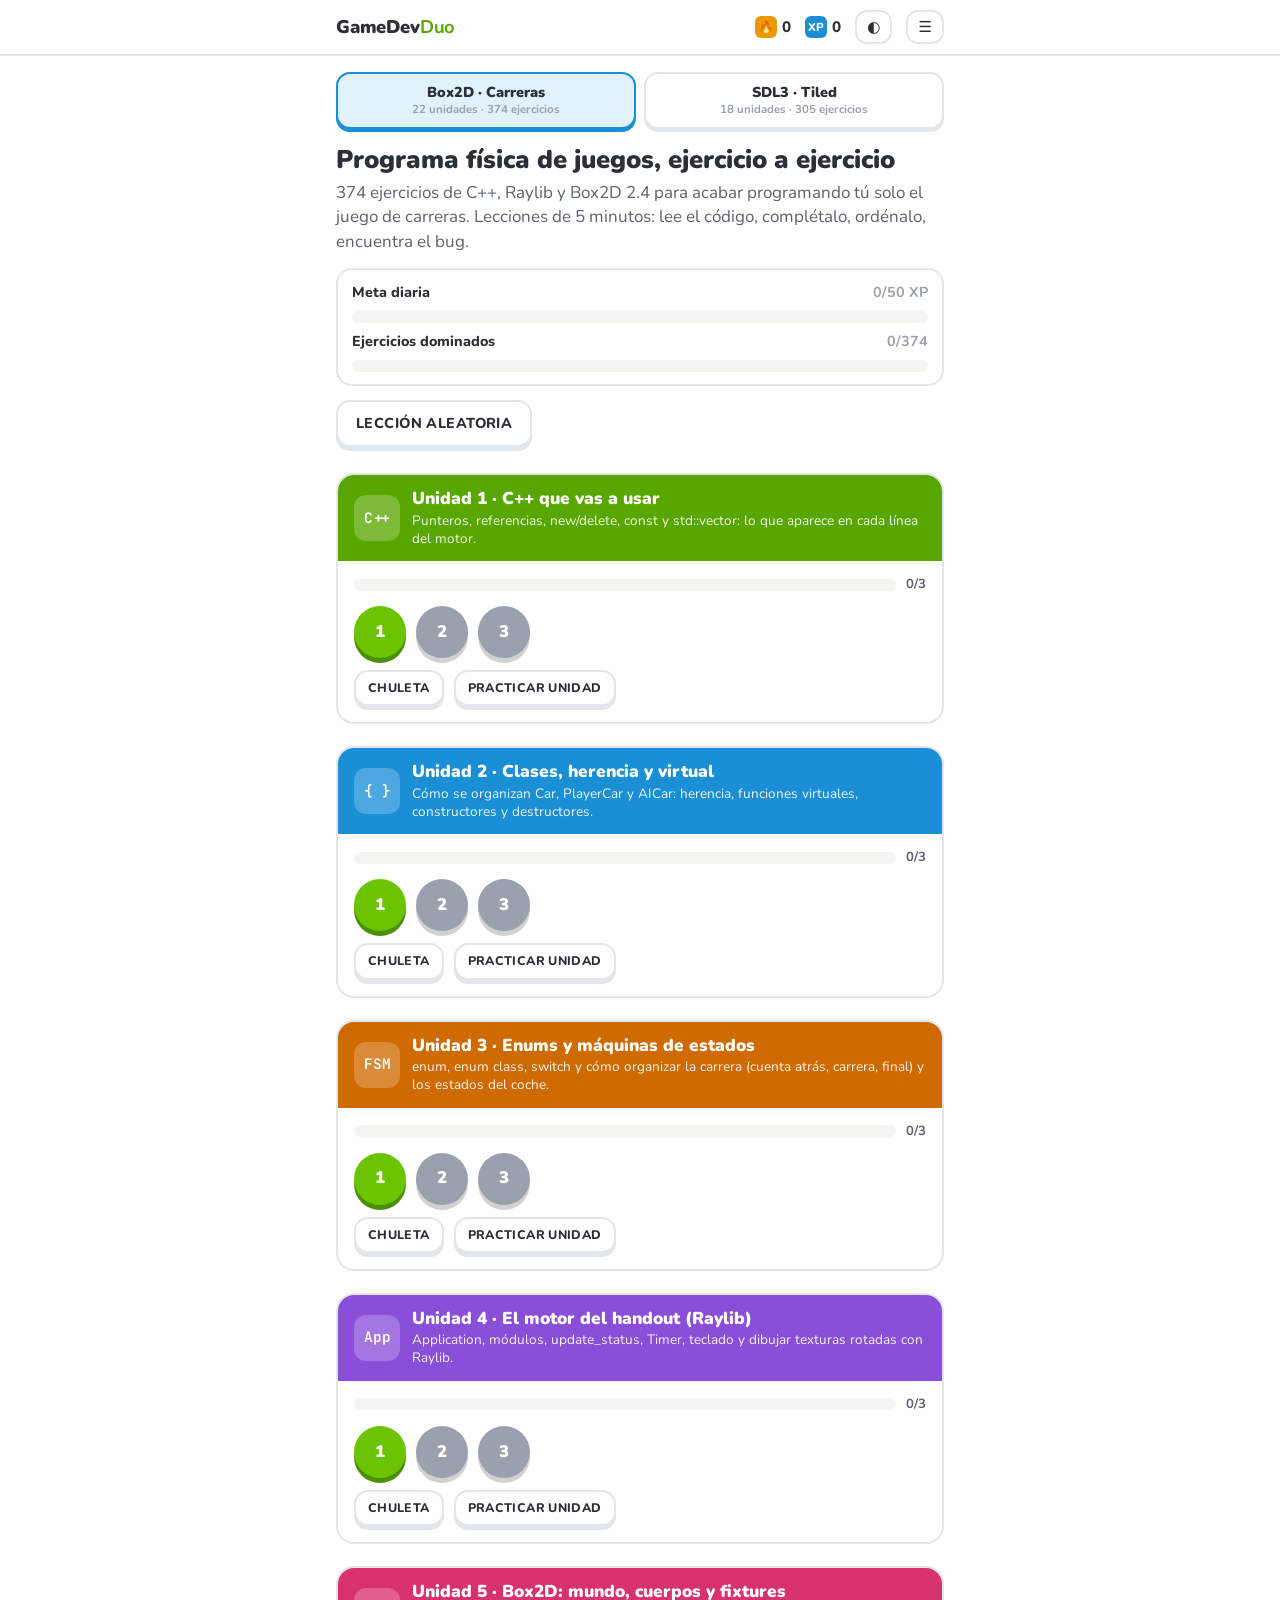
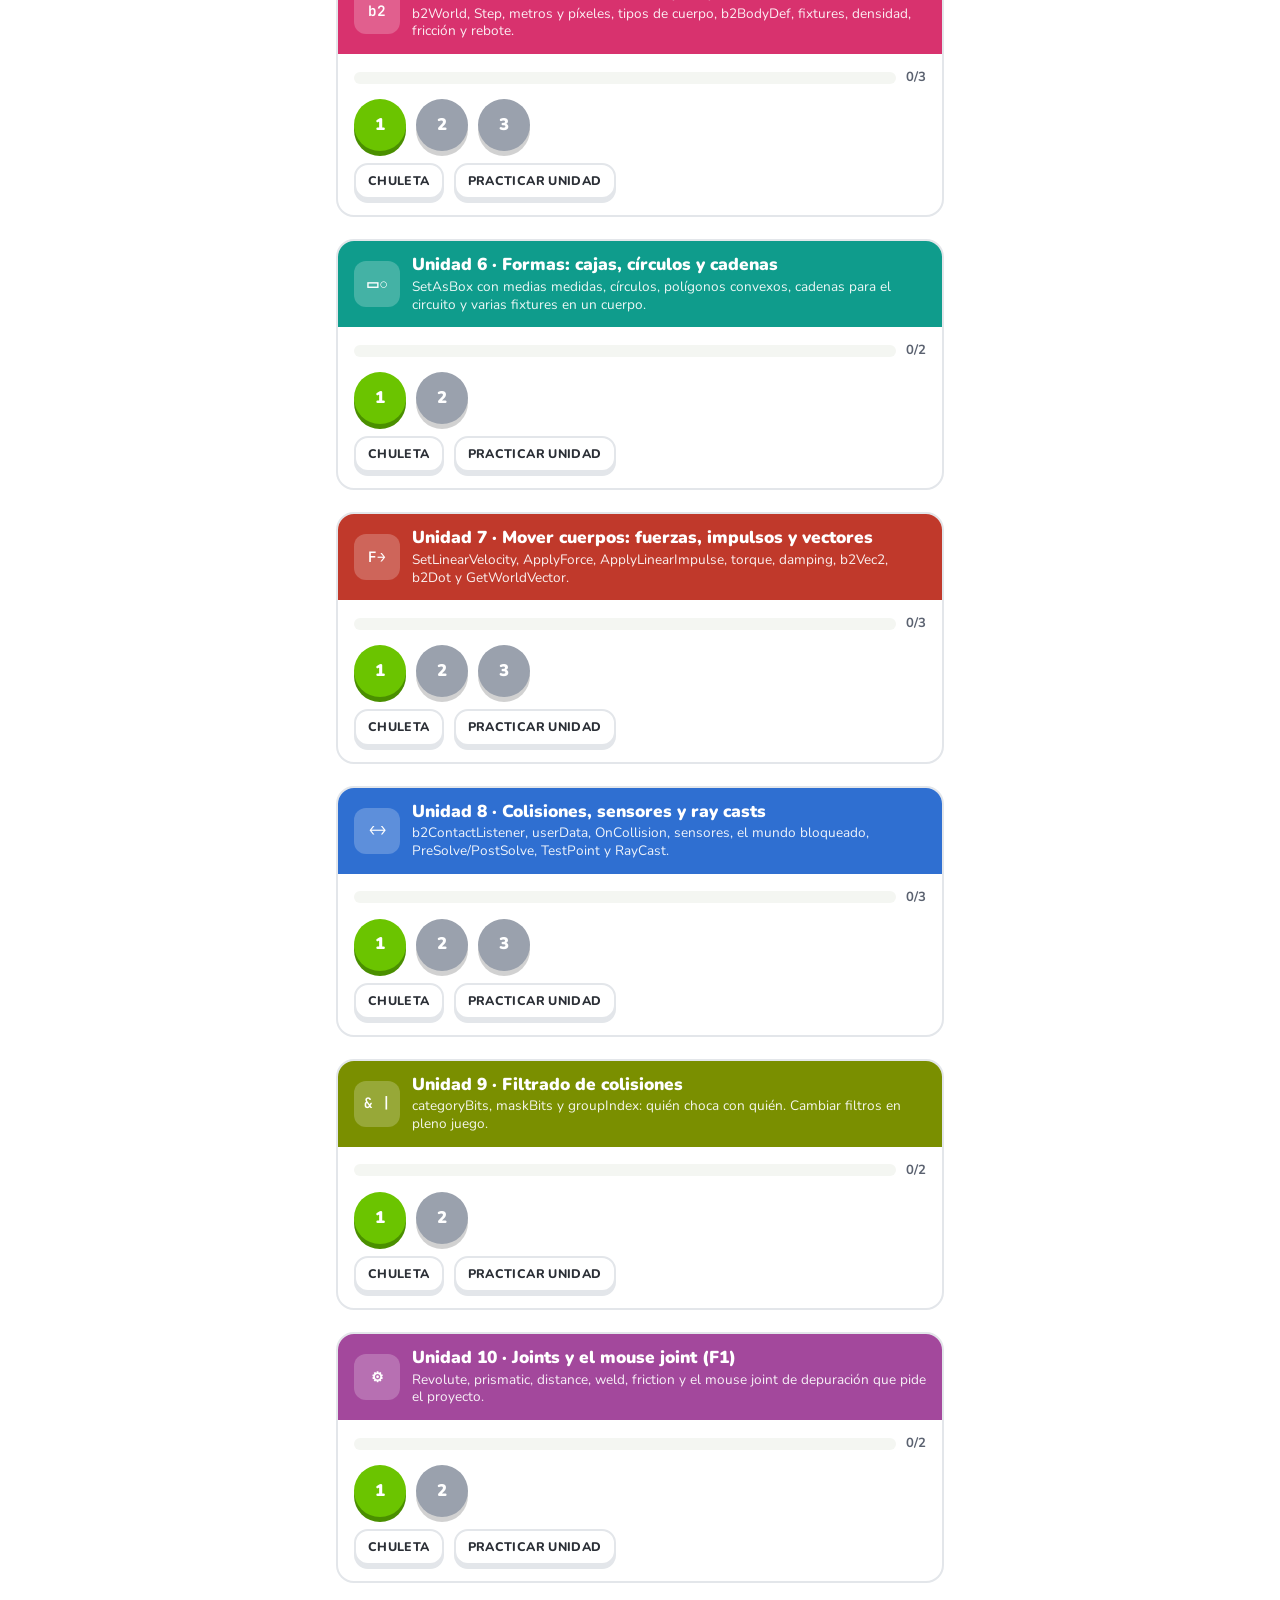
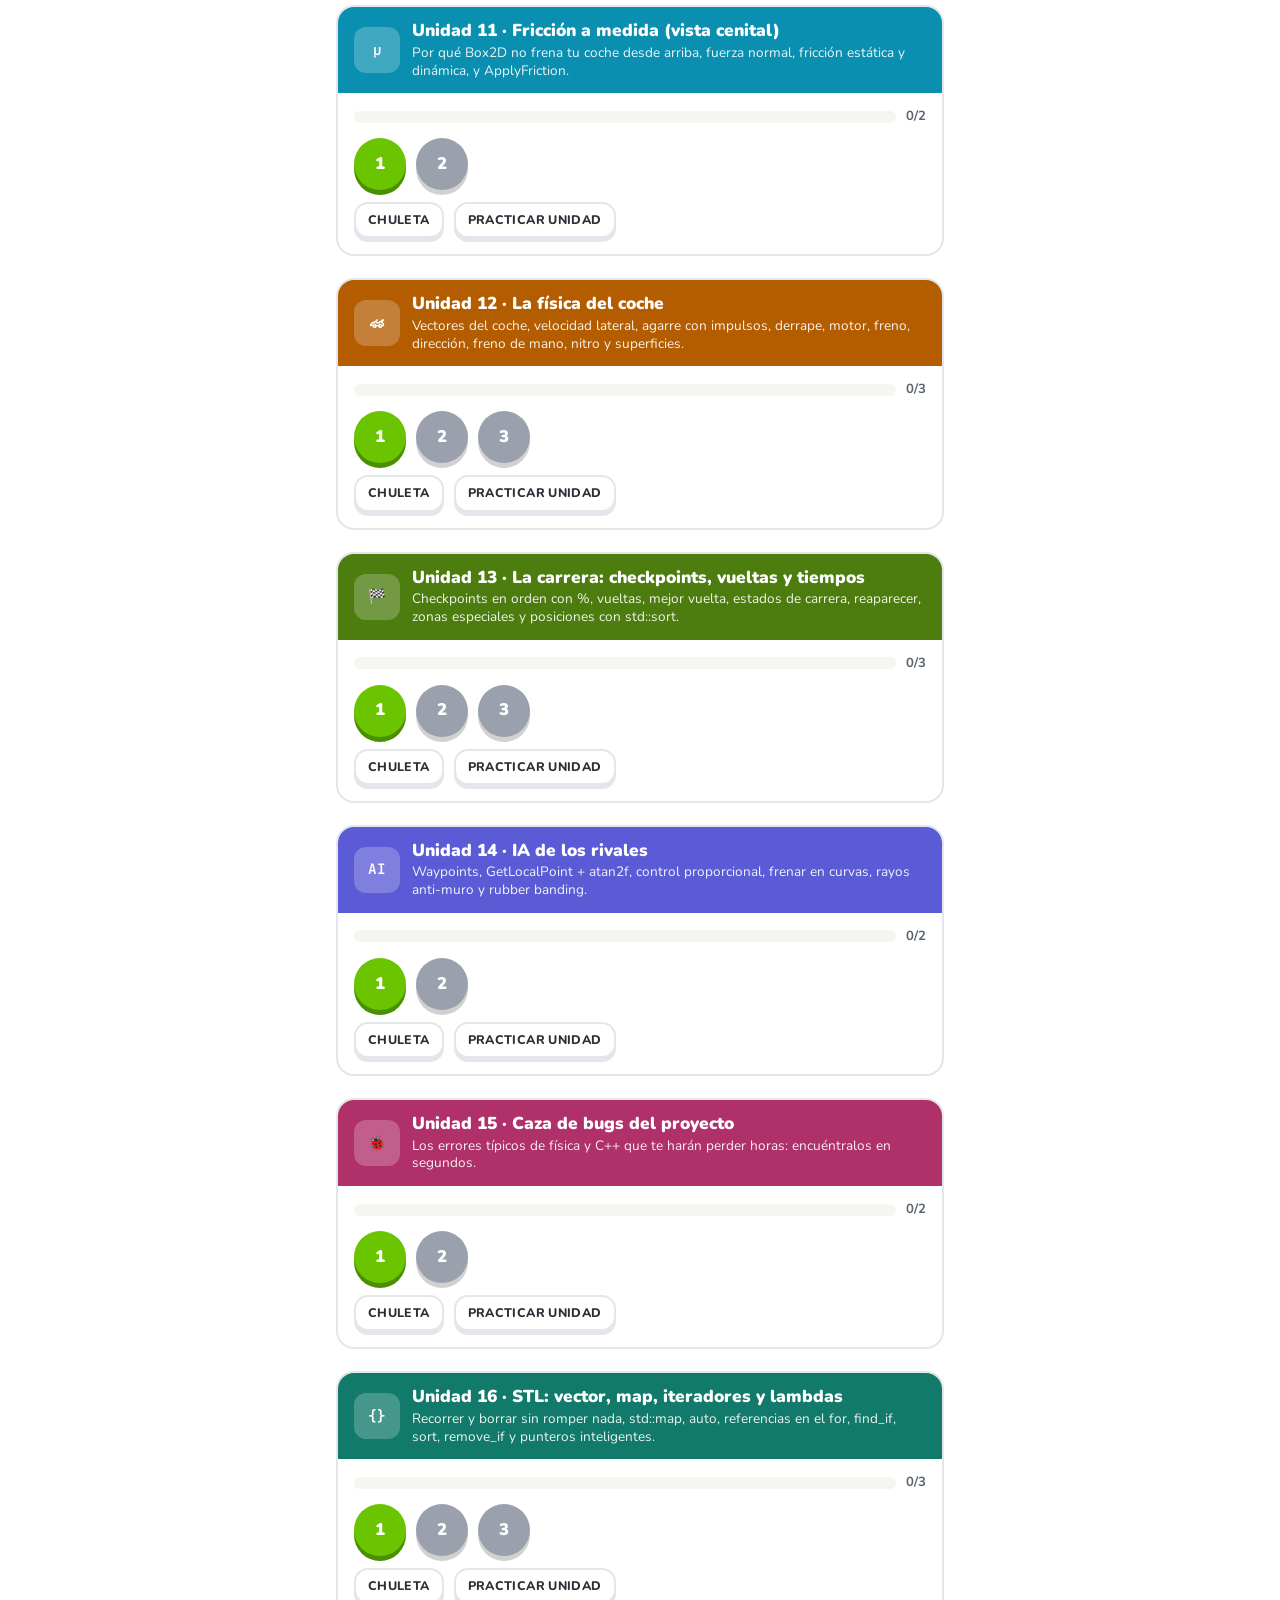
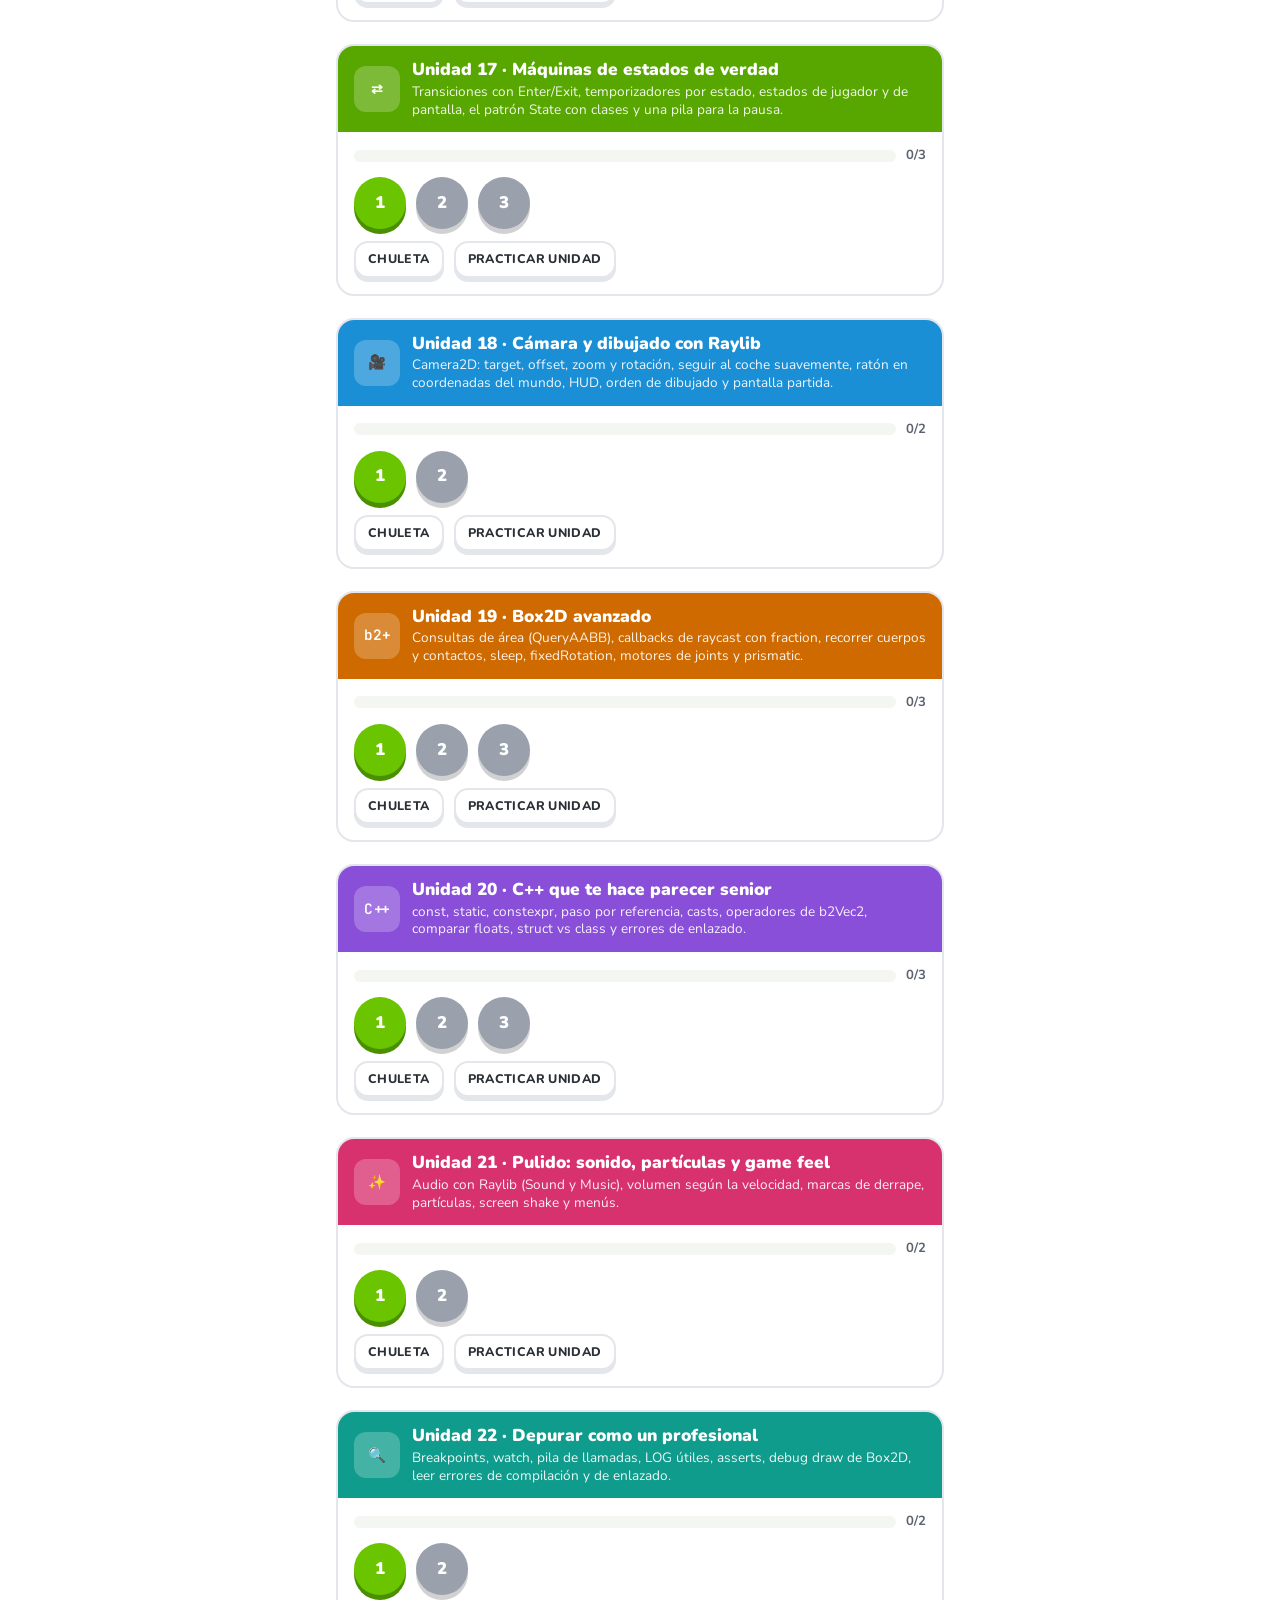
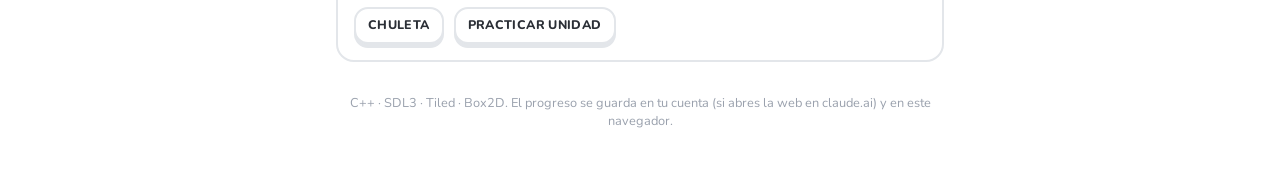
<file: fisica-duo/box2d-duo.html>
<!doctype html>
<html lang="es">
<head>
<meta charset="utf-8">
<meta name="viewport" content="width=device-width, initial-scale=1, viewport-fit=cover">
<title>GameDev Duo</title>
<meta name="claude:viewport-fit-sides" content="cover">
<link rel="preconnect" href="https://fonts.googleapis.com">
<link rel="preconnect" href="https://fonts.gstatic.com" crossorigin>
<link rel="stylesheet" href="https://fonts.googleapis.com/css2?family=Nunito:wght@600;700;800;900&family=JetBrains+Mono:wght@400;600&display=swap">
<style>
/* Layout: una columna de móvil, como Duolingo. Ruta de unidades -> lección a pantalla completa con
   barra de progreso arriba y hoja de respuesta abajo. Verde "correcto", rojo "error", ámbar "XP". */
:root {
  --bg: #ffffff;
  --bg-2: #f4f6f2;
  --card: #ffffff;
  --ink: #2b2f36;
  --ink-2: #5b6270;
  --ink-3: #9aa1ad;
  --line: #e3e6ea;
  --green: #58a700;
  --green-bright: #6bc400;
  --green-soft: #e8f6d6;
  --green-shadow: #4a8f00;
  --red: #e03b3b;
  --red-soft: #fde7e7;
  --amber: #e89a00;
  --blue: #1a8fd6;
  --blue-soft: #e1f2fc;
  --code-bg: #1f2430;
  --code-ink: #e6e8ef;
  --code-com: #7f88a6;
  --code-kw: #8fb3ff;
  --code-ty: #7fd6c2;
  --code-str: #f2c27b;
  --code-num: #f59e8b;
  --code-fn: #d5b8ff;
  --font: "Nunito", system-ui, -apple-system, "Segoe UI", sans-serif;
  --mono: "JetBrains Mono", ui-monospace, Consolas, monospace;
}
@media (prefers-color-scheme: dark) {
  :root:not([data-theme="light"]) {
    --bg: #141820; --bg-2: #1b212b; --card: #1d232e; --ink: #eceff4; --ink-2: #b7bdc8; --ink-3: #7c8492; --line: #2e3644;
    --green: #7ad11a; --green-bright: #8fe02a; --green-soft: #1f3312; --green-shadow: #5a9c12;
    --red: #ff6b6b; --red-soft: #3a1c1f; --amber: #ffb627; --blue: #4fb6f5; --blue-soft: #16303f; --code-bg: #0e1118;
    color-scheme: dark;
  }
}
:root[data-theme="dark"] {
  --bg: #141820; --bg-2: #1b212b; --card: #1d232e; --ink: #eceff4; --ink-2: #b7bdc8; --ink-3: #7c8492; --line: #2e3644;
  --green: #7ad11a; --green-bright: #8fe02a; --green-soft: #1f3312; --green-shadow: #5a9c12;
  --red: #ff6b6b; --red-soft: #3a1c1f; --amber: #ffb627; --blue: #4fb6f5; --blue-soft: #16303f; --code-bg: #0e1118;
  color-scheme: dark;
}
* { box-sizing: border-box; -webkit-tap-highlight-color: transparent; }
html, body { margin: 0; }
body { background: var(--bg); color: var(--ink); font-family: var(--font); font-size: 17px; line-height: 1.45; }
body::before { content: ""; position: fixed; inset: 0 0 auto; height: env(safe-area-inset-top, 0px); background: var(--bg); z-index: 50; }
button { font: inherit; color: inherit; }
:focus-visible { outline: 3px solid var(--blue); outline-offset: 2px; }
.wrap { max-width: 640px; margin: 0 auto; padding-left: max(16px, env(safe-area-inset-left, 0px)); padding-right: max(16px, env(safe-area-inset-right, 0px)); }
[hidden] { display: none !important; }

/* ---------- Cabecera ---------- */
.top { position: sticky; top: env(safe-area-inset-top, 0px); z-index: 20; background: var(--bg); border-bottom: 2px solid var(--line); }
.top .wrap { display: flex; align-items: center; justify-content: space-between; gap: 12px; padding-block: 10px; }
.brand { font-weight: 900; font-size: 1.15rem; letter-spacing: -.01em; }
.brand b { color: var(--green); }
.stats { display: flex; gap: 14px; font-weight: 800; font-size: .95rem; font-variant-numeric: tabular-nums; }
.stat { display: inline-flex; align-items: center; gap: 5px; }
.stat i { font-style: normal; display: inline-grid; place-items: center; width: 22px; height: 22px; border-radius: 6px; font-size: .72rem; color: #fff; }
.stat.racha i { background: var(--amber); }
.stat.xp i { background: var(--blue); }
.icon-btn { background: none; border: 2px solid var(--line); border-radius: 12px; padding: 4px 10px; font-weight: 800; cursor: pointer; }

/* ---------- Ruta ---------- */
.intro { padding-block: 16px 4px; }
.cursos { display: grid; grid-template-columns: 1fr 1fr; gap: 8px; margin-bottom: 16px; }
.curso-btn { border: 2px solid var(--line); background: var(--card); border-radius: 14px; padding: 10px 8px; font-weight: 900; font-size: .9rem; cursor: pointer; box-shadow: 0 3px 0 var(--line); line-height: 1.2; }
.curso-btn small { display: block; font-weight: 700; font-size: .72rem; color: var(--ink-3); margin-top: 2px; }
.curso-btn.on { border-color: var(--blue); background: var(--blue-soft); box-shadow: 0 3px 0 var(--blue); color: var(--ink); }
.intro h1 { font-size: 1.6rem; line-height: 1.15; margin: 0 0 6px; font-weight: 900; text-wrap: balance; }
.intro p { margin: 0; color: var(--ink-2); }
.repaso { margin-top: 14px; display: flex; gap: 10px; flex-wrap: wrap; }
.unit { margin: 22px 0; border-radius: 18px; overflow: hidden; border: 2px solid var(--line); background: var(--card); }
.unit-head { display: flex; gap: 12px; align-items: center; padding: 14px 16px; color: #fff; }
.unit-badge { flex: none; width: 46px; height: 46px; border-radius: 12px; display: grid; place-items: center; font-family: var(--mono); font-weight: 600; font-size: .9rem; background: rgba(255,255,255,.22); }
.unit-head > div { min-width: 0; }
.unit-head h2, .unit-head p { overflow-wrap: anywhere; }
.unit-head h2 { margin: 0; font-size: 1.08rem; line-height: 1.2; font-weight: 900; }
.unit-head p { margin: 2px 0 0; font-size: .85rem; opacity: .92; line-height: 1.3; }
.unit-body { padding: 14px 16px 16px; display: grid; gap: 12px; }
.unit-prog { display: flex; align-items: center; gap: 10px; font-size: .82rem; color: var(--ink-2); font-weight: 700; }
.bar { flex: 1; height: 12px; border-radius: 99px; background: var(--bg-2); overflow: hidden; }
.bar > span { display: block; height: 100%; width: 0; background: var(--green-bright); border-radius: 99px; transition: width .3s; }
.nodes { display: flex; flex-wrap: wrap; gap: 10px; }
.node { width: 52px; height: 52px; border-radius: 50%; border: none; cursor: pointer; font-weight: 900; font-size: 1.05rem; color: #fff; background: var(--ink-3); box-shadow: 0 5px 0 rgba(0,0,0,.18); }
.node.done { background: var(--amber); }
.node.next { background: var(--green-bright); box-shadow: 0 5px 0 var(--green-shadow); }
.node:active { transform: translateY(3px); box-shadow: 0 2px 0 rgba(0,0,0,.18); }
.unit-actions { display: flex; gap: 10px; flex-wrap: wrap; }

/* ---------- Botones ---------- */
.btn { border: 2px solid var(--line); background: var(--card); border-radius: 14px; padding: 11px 18px; font-weight: 800; cursor: pointer; box-shadow: 0 4px 0 var(--line); text-transform: uppercase; letter-spacing: .03em; font-size: .9rem; }
.btn:active { transform: translateY(2px); box-shadow: 0 2px 0 var(--line); }
.btn.go { background: var(--green-bright); border-color: var(--green-bright); color: #fff; box-shadow: 0 4px 0 var(--green-shadow); }
.btn.go:disabled { background: var(--line); border-color: var(--line); color: var(--ink-3); box-shadow: 0 4px 0 var(--line); cursor: default; }
.btn.bad { background: var(--red); border-color: var(--red); color: #fff; box-shadow: 0 4px 0 #a52626; }
.btn.small { padding: 7px 12px; font-size: .78rem; }
.btn.wide { width: 100%; }

/* ---------- Lección ---------- */
.lesson { position: fixed; inset: 0; background: var(--bg); z-index: 40; display: flex; flex-direction: column; padding-top: env(safe-area-inset-top, 0px); }
.lesson-top { display: flex; align-items: center; gap: 12px; padding-block: 12px; }
.close { background: none; border: none; font-size: 1.6rem; color: var(--ink-3); cursor: pointer; line-height: 1; padding: 4px; }
.hearts { font-weight: 900; color: var(--red); white-space: nowrap; font-variant-numeric: tabular-nums; }
.lesson-scroll { flex: 1; overflow-y: auto; padding-bottom: 20px; }
.qtype { font-size: .78rem; font-weight: 900; letter-spacing: .08em; text-transform: uppercase; color: var(--blue); margin: 6px 0 4px; }
.qtype.nuevo { color: var(--amber); }
.qtext { font-size: 1.15rem; font-weight: 800; margin: 0 0 14px; line-height: 1.35; overflow-wrap: anywhere; }
.qtext code, .exp code, .chuleta code { font-family: var(--mono); font-size: .86em; background: var(--bg-2); border: 1px solid var(--line); border-radius: 6px; padding: 0 5px; overflow-wrap: anywhere; font-weight: 600; }
.qtext pre code, .exp pre code, .chuleta pre code, .opt pre code { background: none; border: 0; padding: 0; font-size: inherit; font-weight: 400; overflow-wrap: normal; border-radius: 0; }
.lesson-top .bar { background: var(--line); }
pre.code { margin: 0 0 14px; background: var(--code-bg); color: var(--code-ink); border-radius: 12px; padding: 12px 14px; overflow-x: auto; font-family: var(--mono); font-size: .8rem; line-height: 1.55; font-variant-ligatures: none; }
.t-com { color: var(--code-com); font-style: italic; } .t-kw { color: var(--code-kw); } .t-ty { color: var(--code-ty); }
.t-str { color: var(--code-str); } .t-num { color: var(--code-num); } .t-fn { color: var(--code-fn); } .t-pp { color: #f08bb4; }
.blank { display: inline-block; min-width: 3.2em; border-bottom: 2px solid var(--code-com); padding: 0 4px; margin: 0 1px; color: var(--code-str); cursor: pointer; text-align: center; border-radius: 3px; }
.blank.empty { color: transparent; }
.blank.current { border-bottom-color: var(--green-bright); background: rgba(107,196,0,.12); }
.blank.ok { border-bottom-color: var(--green-bright); color: #b6f07a; }
.blank.ko { border-bottom-color: var(--red); color: #ffb3b3; }

.opts { display: grid; gap: 10px; }
.opt { text-align: left; border: 2px solid var(--line); background: var(--card); border-radius: 14px; padding: 12px 14px; cursor: pointer; box-shadow: 0 3px 0 var(--line); font-weight: 700; font-size: .98rem; overflow-wrap: anywhere; }
.opt code { font-family: var(--mono); font-size: .85em; }
.opt.sel { border-color: var(--blue); background: var(--blue-soft); box-shadow: 0 3px 0 var(--blue); }
.opt.right { border-color: var(--green); background: var(--green-soft); box-shadow: 0 3px 0 var(--green); }
.opt.wrong { border-color: var(--red); background: var(--red-soft); box-shadow: 0 3px 0 var(--red); }
.opt.mono { font-family: var(--mono); font-size: .84rem; font-weight: 600; white-space: pre-wrap; }

.bank { display: flex; flex-wrap: wrap; gap: 8px; margin-top: 4px; }
.chip { border: 2px solid var(--line); background: var(--card); border-radius: 12px; padding: 8px 11px; font-family: var(--mono); font-size: .82rem; font-weight: 600; cursor: pointer; box-shadow: 0 3px 0 var(--line); }
.chip.used { visibility: hidden; }

.build { min-height: 60px; border: 2px dashed var(--line); border-radius: 14px; padding: 8px; display: grid; gap: 6px; margin-bottom: 12px; }
.build:empty::before { content: "Toca las líneas en orden para construir el código"; color: var(--ink-3); font-size: .9rem; padding: 8px; }
.line { text-align: left; border: 2px solid var(--line); background: var(--card); border-radius: 10px; padding: 7px 10px; font-family: var(--mono); font-size: .78rem; font-weight: 600; cursor: pointer; white-space: pre; overflow-x: auto; box-shadow: 0 3px 0 var(--line); }
.build .line { background: var(--code-bg); color: var(--code-ink); border-color: var(--code-bg); box-shadow: none; }
.build .line.ok { border-color: var(--green); }
.build .line.ko { border-color: var(--red); }
.pool { display: grid; gap: 6px; }

.bugcode { display: grid; gap: 4px; margin-bottom: 14px; background: var(--code-bg); border-radius: 12px; padding: 8px; }
.bugline { text-align: left; border: 2px solid transparent; background: none; color: var(--code-ink); border-radius: 8px; padding: 4px 8px; font-family: var(--mono); font-size: .78rem; white-space: pre; overflow-x: auto; cursor: pointer; }
.bugline:hover { background: rgba(255,255,255,.05); }
.bugline.sel { border-color: var(--blue); background: rgba(79,182,245,.12); }
.bugline.right { border-color: var(--green-bright); background: rgba(107,196,0,.15); }
.bugline.wrong { border-color: var(--red); background: rgba(255,107,107,.15); }

.write { width: 100%; font-family: var(--mono); font-size: .9rem; padding: 12px; border-radius: 12px; border: 2px solid var(--line); background: var(--bg-2); color: var(--ink); resize: vertical; min-height: 70px; }
.write:focus { outline: none; border-color: var(--blue); }
.write.right { border-color: var(--green); } .write.wrong { border-color: var(--red); }
.hint { font-size: .85rem; color: var(--ink-3); margin-top: 6px; }

/* ---------- Hoja de respuesta ---------- */
.sheet { border-top: 2px solid var(--line); padding-block: 14px calc(14px + env(safe-area-inset-bottom, 0px)); background: var(--bg); }
.sheet.ok { background: var(--green-soft); border-top-color: transparent; }
.sheet.ko { background: var(--red-soft); border-top-color: transparent; }
.verdict { font-weight: 900; font-size: 1.2rem; margin: 0 0 4px; }
.sheet.ok .verdict { color: var(--green); } .sheet.ko .verdict { color: var(--red); }
.exp { font-size: .93rem; margin: 0 0 12px; max-height: 34vh; overflow-y: auto; overflow-wrap: anywhere; }
.exp pre.code { margin: 8px 0 0; }

/* ---------- Fin y chuleta ---------- */
.done { text-align: center; padding-top: 30px; }
.done h2 { font-size: 1.8rem; margin: 10px 0; font-weight: 900; }
.done .big { display: flex; justify-content: center; gap: 14px; margin: 20px 0; flex-wrap: wrap; }
.done .box { border: 2px solid var(--line); border-radius: 14px; padding: 10px 16px; min-width: 110px; }
.done .box b { display: block; font-size: 1.5rem; font-variant-numeric: tabular-nums; }
.done .box span { font-size: .75rem; font-weight: 900; text-transform: uppercase; letter-spacing: .06em; color: var(--ink-3); }
.chuleta { padding-block: 10px 30px; }
.chuleta h3 { margin: 18px 0 6px; font-size: 1.05rem; }
.chuleta p, .chuleta li { color: var(--ink-2); font-size: .95rem; }
footer { color: var(--ink-3); font-size: .8rem; padding-block: 10px 40px; text-align: center; }
.sync { font-size: .75rem; font-weight: 800; color: var(--ink-3); white-space: nowrap; }
.sync.ok { color: var(--green); } .sync.err { color: var(--red); }
.meta { margin-top: 14px; border: 2px solid var(--line); border-radius: 16px; padding: 12px 14px; display: grid; gap: 8px; background: var(--card); }
.meta-row { display: flex; justify-content: space-between; font-weight: 800; font-size: .9rem; gap: 10px; }
.meta-row span { color: var(--ink-3); font-weight: 700; }
.meta .bar > span { background: var(--amber); }
.combo { display: inline-block; margin-left: 8px; font-size: .85rem; color: var(--amber); font-weight: 900; }
.panel h3 { margin: 22px 0 8px; font-size: 1.05rem; }
.panel table { width: 100%; border-collapse: collapse; font-size: .88rem; }
.panel td { padding: 7px 4px; border-bottom: 1px solid var(--line); vertical-align: middle; }
.panel td.n { text-align: right; font-variant-numeric: tabular-nums; font-weight: 800; white-space: nowrap; }
.panel .mini { width: 70px; height: 8px; }
.panel textarea { width: 100%; min-height: 90px; font-family: var(--mono); font-size: .75rem; border-radius: 12px; border: 2px solid var(--line); background: var(--bg-2); color: var(--ink); padding: 10px; overflow-wrap: anywhere; }
.panel .row { display: flex; gap: 10px; flex-wrap: wrap; margin-top: 10px; }
.panel p { color: var(--ink-2); font-size: .92rem; }
.chuleta-pop { position: absolute; inset: 0; z-index: 5; background: var(--bg); overflow-y: auto; padding-top: calc(env(safe-area-inset-top, 0px) + 10px); }
.chpop-head { display: flex; justify-content: space-between; align-items: center; gap: 10px; padding-bottom: 6px; border-bottom: 2px solid var(--line); position: sticky; top: 0; background: var(--bg); padding-top: 6px; }
.qunit { color: var(--ink-3); text-transform: none; letter-spacing: 0; font-weight: 700; }
.qcaja { color: var(--green); letter-spacing: 1px; font-size: .7rem; margin-left: 4px; }
.lesson-top .icon-btn { padding: 2px 8px; font-size: .95rem; }
.kbd { font-size: .78rem; color: var(--ink-3); text-align: center; margin: 14px 0 0; }
@media (hover: none) { .kbd { display: none; } }
@media (prefers-reduced-motion: reduce) { * { transition: none !important; } }
</style>
</head>
<body>
<header class="top">
  <div class="wrap">
    <span><span class="brand">GameDev<b>Duo</b></span> <span class="sync" id="sync"></span></span>
    <div class="stats">
      <span class="stat racha" title="Racha de días"><i>🔥</i><span id="st-racha">0</span></span>
      <span class="stat xp" title="Experiencia"><i>XP</i><span id="st-xp">0</span></span>
      <button type="button" class="icon-btn" id="tema" aria-label="Cambiar tema">◐</button>
      <button type="button" class="icon-btn" id="ajustes" aria-label="Progreso y copia de seguridad">☰</button>
    </div>
  </div>
</header>

<main class="wrap" id="ruta"></main>

<section class="lesson" id="leccion" hidden></section>

<footer class="wrap">C++ · SDL3 · Tiled · Box2D. El progreso se guarda en tu cuenta (si abres la web en claude.ai) y en este navegador.</footer>

<script>
/* =====================================================================
   Motor de la app. Las unidades se registran con DUO.unidad({...}) desde unidades/*.js
   Tipos de pregunta:
     test   { p, code?, o:[...], c }                 elegir una
     huecos { p, code con ▢, bank:[...], a:[...] }    completar con fichas (en orden)
     orden  { p, lines:[en orden], extra?:[...] }     construir el código tocando líneas
     escribe{ p, code?, a:[str|RegExp], ph? }         escribir una línea corta
     bug    { p, lines:[...], c }                     tocar la línea con el error
   Todas llevan e (explicación). Opcional: nuevo (concepto nuevo, se marca en ámbar)
   ===================================================================== */
(function () {
  "use strict";
  const unidades = [];
  const CURSOS = [
    { id: "box2d", nombre: "Box2D · Carreras", h1: "Programa física de juegos, ejercicio a ejercicio", p: "ejercicios de C++, Raylib y Box2D 2.4 para acabar programando tú solo el juego de carreras." },
    { id: "sdl", nombre: "SDL3 · Tiled", h1: "Construye tu motor con SDL3, ejercicio a ejercicio", p: "ejercicios de SDL3, pugixml, mapas de Tiled, Box2D 3, animaciones y pathfinding para programar tu plataformas." }
  ];
  let cursoReg = "box2d";
  let cur = "box2d";
  try { const c = localStorage.getItem("box2dduo.v1.curso"); if (c === "sdl" || c === "box2d") cur = c; } catch (e) {}
  const delCurso = () => unidades.filter((u) => u.curso === cur);
  const DUO = window.DUO = {
    unidad(u) { if (!u.curso) u.curso = cursoReg; unidades.push(u); },
    seccion(c) { cursoReg = c; },
    test: (p, o, c, e, x = {}) => Object.assign({ t: "test", p, o, c, e }, x),
    huecos: (p, code, bank, a, e, x = {}) => Object.assign({ t: "huecos", p, code, bank, a, e }, x),
    orden: (p, lines, e, x = {}) => Object.assign({ t: "orden", p, lines, e }, x),
    escribe: (p, a, e, x = {}) => Object.assign({ t: "escribe", p, a, e }, x),
    bug: (p, lines, c, e, x = {}) => Object.assign({ t: "bug", p, lines, c, e }, x)
  };

  // ---------- almacenamiento ----------
  const KEY = "box2dduo.v1";
  let S = { xp: 0, racha: 0, ultimoDia: "", hechas: {}, falladas: {}, vistas: {}, aciertos: {}, srs: {}, diaXp: { d: "", xp: 0 }, ok: 0, total: 0, t: 0 };
  const META = 50; // XP diaria
  try { const v = JSON.parse(localStorage.getItem(KEY)); if (v) S = Object.assign(S, v); } catch (e) {}
  const guardar = () => { S.t = Date.now(); try { localStorage.setItem(KEY, JSON.stringify(S)); } catch (e) {} nube.programar(); };

  // ---------- guardado en la nube (claude.ai, privado por usuario) ----------
  // Mezcla: nos quedamos con el máximo de cada progreso, así nunca se pierde nada al usar dos dispositivos.
  function mezclar(a, b) {
    const r = Object.assign({}, a);
    r.xp = Math.max(a.xp || 0, b.xp || 0);
    r.ok = Math.max(a.ok || 0, b.ok || 0); r.total = Math.max(a.total || 0, b.total || 0);
    const nueva = (b.t || 0) > (a.t || 0) ? b : a;
    r.racha = nueva.racha || 0; r.ultimoDia = nueva.ultimoDia || "";
    r.hechas = Object.assign({}, a.hechas); for (const k in b.hechas || {}) r.hechas[k] = Math.max(r.hechas[k] || 0, b.hechas[k]);
    r.vistas = Object.assign({}, a.vistas, b.vistas);
    r.aciertos = Object.assign({}, a.aciertos, b.aciertos);
    r.srs = Object.assign({}, a.srs || {});
    for (const k in b.srs || {}) if (!r.srs[k] || (b.srs[k][2] || 0) > (r.srs[k][2] || 0)) r.srs[k] = b.srs[k];
    r.falladas = Object.assign({}, nueva.falladas || {});
    const da = a.diaXp || {}, dbb = b.diaXp || {};
    r.diaXp = da.d === dbb.d ? { d: da.d, xp: Math.max(da.xp || 0, dbb.xp || 0) } : (da.d > dbb.d ? da : dbb);
    r.t = Math.max(a.t || 0, b.t || 0);
    return r;
  }
  const nube = (() => {
    let ref = null, timer = null, escribiendo = false, pendiente = false;
    const pon = (txt, cls) => { const el = document.getElementById("sync"); if (el) { el.textContent = txt; el.className = "sync " + (cls || ""); } };
    async function escribe() {
      if (!ref) return;
      if (escribiendo) { pendiente = true; return; }
      escribiendo = true; pon("☁ guardando…");
      try { await ref.set({ estado: JSON.stringify(S), v: 1 }); pon("☁ guardado", "ok"); }
      catch (e) { pon("☁ sin guardar", "err"); }
      escribiendo = false;
      if (pendiente) { pendiente = false; escribe(); }
    }
    async function iniciar() {
      if (!window.claude || !window.claude.use) return;
      try {
        const [db, user] = await Promise.all([claude.use("db"), claude.use("user")]);
        if (!db || !user) return;
        const id = await user.id(); if (!id) return;
        ref = db.doc("data/users/" + id + "/progreso");
        pon("☁ cargando…");
        const snap = await ref.get();
        let remoto = null;
        if (snap.exists) {
          try { remoto = JSON.parse(snap.data().estado); } catch (e) {}
          if (remoto) { S = mezclar(S, remoto); try { localStorage.setItem(KEY, JSON.stringify(S)); } catch (e) {} if (document.getElementById("leccion").hidden) ruta(); }
        }
        pon("☁ guardado", "ok");
        if (S.t > 0 && (!remoto || JSON.stringify(mezclar(remoto, S)) !== JSON.stringify(remoto))) escribe();
      } catch (e) { pon("☁ solo local", "err"); ref = null; }
    }
    return { iniciar, programar() { if (!ref) return; clearTimeout(timer); timer = setTimeout(escribe, 1200); }, activa: () => !!ref };
  })();
  try { const t = localStorage.getItem(KEY + ".tema"); if (t) document.documentElement.dataset.theme = t; } catch (e) {}

  // ---------- utilidades ----------
  const esc = (s) => String(s).replace(/&/g, "&amp;").replace(/</g, "&lt;").replace(/>/g, "&gt;");
  const baraja = (a) => { a = a.slice(); for (let i = a.length - 1; i > 0; i--) { const j = Math.floor(Math.random() * (i + 1)); [a[i], a[j]] = [a[j], a[i]]; } return a; };
  const norm = (s) => String(s).replace(/\/\/[^\n]*/g, "").replace(/\s+/g, "").replace(/;+$/, "");
  const KW = new Set("if else for while do switch case default break continue return class struct enum public private protected virtual override const static new delete this nullptr NULL true false using namespace template typename auto inline friend operator constexpr sizeof".split(" "));
  const TY = new Set("int float double bool void char unsigned uint uint16 int16 uint32 int32 uintptr_t size_t std vector list string pair b2World b2Body b2BodyDef b2Fixture b2FixtureDef b2Shape b2CircleShape b2PolygonShape b2ChainShape b2EdgeShape b2Vec2 b2Contact b2ContactListener b2Joint b2MouseJoint b2MouseJointDef b2RevoluteJointDef b2RevoluteJoint b2PrismaticJointDef b2DistanceJointDef b2WeldJointDef b2FrictionJointDef b2RayCastInput b2RayCastOutput b2Filter b2Transform b2Manifold b2ContactImpulse PhysBody PhysicEntity Module ModulePhysics ModuleGame Application update_status Car PlayerCar AICar Checkpoint Timer Texture2D Rectangle Vector2 Color Sound".split(" "));
  function hl(src) {
    const re = /(\/\/[^\n]*)|("(?:\\.|[^"\\])*")|(^[ \t]*#\w+[^\n]*)|(\b\d+(?:\.\d+)?f?\b)|([A-Za-z_]\w*)|(▢)/gm;
    let out = "", last = 0, m;
    while ((m = re.exec(src))) {
      out += esc(src.slice(last, m.index));
      const t = m[0];
      if (m[1]) out += `<span class="t-com">${esc(t)}</span>`;
      else if (m[2]) out += `<span class="t-str">${esc(t)}</span>`;
      else if (m[3]) out += `<span class="t-pp">${esc(t)}</span>`;
      else if (m[4]) out += `<span class="t-num">${t}</span>`;
      else if (m[6]) out += "▢";
      else {
        const next = /^\s*\(/.test(src.slice(re.lastIndex));
        if (KW.has(t)) out += `<span class="t-kw">${t}</span>`;
        else if (TY.has(t) || (/^b2[A-Z_]/.test(t) && !next)) out += `<span class="t-ty">${t}</span>`;
        else if (next) out += `<span class="t-fn">${t}</span>`;
        else out += t;
      }
      last = re.lastIndex;
    }
    return out + esc(src.slice(last));
  }
  const codeHTML = (src) => `<pre class="code"><code>${hl(String(src).replace(/^\n/, "").replace(/\s+$/, ""))}</code></pre>`;
  // texto de pregunta/explicación: `código` -> <code>, bloques ```…``` -> pre
  function rich(s) {
    return String(s).split(/```/).map((part, i) => i % 2 ? codeHTML(part) : esc(part).replace(/`([^`]+)`/g, "<code>$1</code>").replace(/\*\*([^*]+)\*\*/g, "<b>$1</b>").replace(/\n/g, "<br>")).join("");
  }
  const hoy = () => new Date().toISOString().slice(0, 10);
  // ---------- repetición espaciada (cajas de Leitner) ----------
  // srs[id] = [caja 0..6, día en que toca repasar, marca de tiempo]
  const INTERVALOS = [1, 1, 3, 7, 14, 30, 60];   // días hasta el siguiente repaso según la caja
  const enDias = (n) => new Date(Date.now() + n * 864e5).toISOString().slice(0, 10);
  function srsRespuesta(id, ok) {
    const prev = S.srs[id] || [0, hoy(), 0];
    const caja = ok ? Math.min(6, prev[0] + 1) : 0;
    S.srs[id] = [caja, enDias(INTERVALOS[caja]), Date.now()];
  }
  function pendientesHoy() {
    const mis = new Set(delCurso().map((u) => u.id)), d = hoy();
    return Object.keys(S.srs).filter((k) => mis.has(k.split(":")[0]) && S.srs[k][1] <= d);
  }
  const unidadDe = (id) => unidades.find((u) => u.id === String(id).split(":")[0]);
  const colores = ["#58a700", "#1a8fd6", "#ce6a00", "#8a4fd8", "#d8326e", "#0f9c8c", "#c0392b", "#2f6fd1", "#7a8f00", "#a3489c", "#0b8fb0", "#b35c00", "#4d7c0f", "#5b5bd6", "#b0306a", "#127a6a"];
  const LPL = 8; // preguntas nuevas por lección

  function xpHoy() { return S.diaXp && S.diaXp.d === hoy() ? S.diaXp.xp : 0; }
  function metaHTML() {
    const x = xpHoy(), dom = delCurso().reduce((n, u) => n + u.preguntas.filter((_, i) => S.aciertos[u.id + ":" + i]).length, 0);
    const total = delCurso().reduce((n, u) => n + u.preguntas.length, 0);
    return `<div class="meta"><div class="meta-row">Meta diaria <span>${Math.min(x, META)}/${META} XP${x >= META ? " ✓" : ""}</span></div><div class="bar"><span style="width:${Math.min(100, 100 * x / META)}%"></span></div>
      <div class="meta-row">Ejercicios dominados <span>${dom}/${total}</span></div><div class="bar"><span style="width:${100 * dom / total}%;background:var(--green-bright)"></span></div></div>`;
  }
  // ---------- ruta ----------
  function ruta() {
    document.getElementById("st-xp").textContent = S.xp;
    document.getElementById("st-racha").textContent = S.racha;
    const C = CURSOS.find((c) => c.id === cur);
    const ids = new Set(delCurso().map((u) => u.id));
    const nFall = Object.keys(S.falladas).filter((k) => ids.has(k.split(":")[0])).length;
    const total = delCurso().reduce((n, u) => n + u.preguntas.length, 0);
    const sw = CURSOS.map((c) => { const n = unidades.filter((u) => u.curso === c.id); return `<button type="button" class="curso-btn ${c.id === cur ? "on" : ""}" data-curso="${c.id}" aria-pressed="${c.id === cur}">${esc(c.nombre)}<small>${n.length} unidades · ${n.reduce((a, u) => a + u.preguntas.length, 0)} ejercicios</small></button>`; }).join("");
    let html = `<section class="intro"><div class="cursos">${sw}</div><h1>${esc(C.h1)}</h1>
      <p>${total} ${esc(C.p)} Lecciones de 5 minutos: lee el código, complétalo, ordénalo, encuentra el bug.</p>
      ${metaHTML()}<div class="repaso">${pendientesHoy().length ? `<button type="button" class="btn go" data-srs>Repaso del día (${pendientesHoy().length})</button>` : ""}${nFall ? `<button type="button" class="btn ${pendientesHoy().length ? "" : "go"}" data-repaso>Repasar mis ${nFall} fallos</button>` : ""}<button type="button" class="btn" data-mezcla>Lección aleatoria</button></div></section>`;
    delCurso().forEach((u, num) => {
      const ui = unidades.indexOf(u);
      const n = Math.ceil(u.preguntas.length / LPL), hechas = S.hechas[u.id] || 0;
      const col = colores[(num + (cur === "sdl" ? 5 : 0)) % colores.length];
      html += `<section class="unit"><div class="unit-head" style="background:${col}"><span class="unit-badge">${esc(u.icono || num + 1)}</span><div><h2>Unidad ${num + 1} · ${esc(u.titulo)}</h2><p>${esc(u.desc)}</p></div></div>
        <div class="unit-body"><div class="unit-prog"><div class="bar"><span style="width:${Math.min(100, 100 * hechas / n)}%"></span></div>${Math.min(hechas, n)}/${n}</div>
        <div class="nodes">${Array.from({ length: n }, (_, k) => `<button type="button" class="node ${k < hechas ? "done" : k === hechas ? "next" : ""}" data-u="${ui}" data-l="${k}" aria-label="Lección ${k + 1}">${k < hechas ? "✓" : k + 1}</button>`).join("")}</div>
        <div class="unit-actions">${u.chuleta ? `<button type="button" class="btn small" data-chuleta="${ui}">Chuleta</button>` : ""}<button type="button" class="btn small" data-practica="${ui}">Practicar unidad</button></div></div></section>`;
    });
    const r = document.getElementById("ruta");
    r.innerHTML = html;
  }

  document.addEventListener("click", (e) => {
    const t = e.target.closest("button"); if (!t) return;
    if (t.id === "tema") {
      const osc = document.documentElement.dataset.theme === "dark" || (!document.documentElement.dataset.theme && matchMedia("(prefers-color-scheme: dark)").matches);
      document.documentElement.dataset.theme = osc ? "light" : "dark";
      try { localStorage.setItem(KEY + ".tema", document.documentElement.dataset.theme); } catch (er) {}
      return;
    }
    if (t.dataset.u != null && t.classList.contains("node")) {
      const u = unidades[+t.dataset.u], k = +t.dataset.l;
      const qs = u.preguntas.slice(k * LPL, k * LPL + LPL).map((q, i) => Object.assign({ _id: u.id + ":" + (k * LPL + i) }, q));
      // dos de repaso de lecciones anteriores
      const prev = u.preguntas.slice(0, k * LPL).map((q, i) => Object.assign({ _id: u.id + ":" + i }, q));
      leccion(qs.concat(baraja(prev).slice(0, 2)), { unidad: u, num: k });
    }
    if (t.dataset.practica != null) {
      const u = unidades[+t.dataset.practica];
      leccion(baraja(u.preguntas.map((q, i) => Object.assign({ _id: u.id + ":" + i }, q))).slice(0, 10), { unidad: u });
    }
    if (t.dataset.repaso != null) {
      const mis = new Set(delCurso().map((u) => u.id));
      const ids = Object.keys(S.falladas).filter((k) => mis.has(k.split(":")[0]));
      const qs = baraja(ids).slice(0, 10).map(buscar).filter(Boolean);
      leccion(qs, { repaso: true });
    }
    if (t.dataset.srs != null) {
      // primero los de caja más baja (los que peor sabes)
      const ids = pendientesHoy().sort((a, b) => S.srs[a][0] - S.srs[b][0]);
      leccion(ids.slice(0, 12).map(buscar).filter(Boolean), { repaso: true });
    }
    if (t.dataset.mezcla != null) {
      const todas = []; delCurso().forEach((u) => u.preguntas.forEach((q, i) => todas.push(Object.assign({ _id: u.id + ":" + i }, q))));
      leccion(baraja(todas).slice(0, 10), {});
    }
    if (t.dataset.chuleta != null) chuleta(unidades[+t.dataset.chuleta]);
    if (t.id === "ajustes") panel();
    if (t.dataset.curso) { cur = t.dataset.curso; try { localStorage.setItem("box2dduo.v1.curso", cur); } catch (er) {} ruta(); window.scrollTo(0, 0); }
  });
  function buscar(id) {
    const [uid, i] = id.split(":"); const u = unidades.find((x) => x.id === uid);
    return u && u.preguntas[+i] ? Object.assign({ _id: id }, u.preguntas[+i]) : null;
  }

  // ---------- panel de progreso ----------
  function panel() {
    const L = document.getElementById("leccion"); L.hidden = false; document.body.style.overflow = "hidden";
    const filas = delCurso().map((u, ui) => {
      const n = u.preguntas.length, d = u.preguntas.filter((_, i) => S.aciertos[u.id + ":" + i]).length;
      return `<tr><td>${ui + 1}. ${esc(u.titulo)}</td><td><div class="bar mini"><span style="width:${100 * d / n}%"></span></div></td><td class="n">${d}/${n}</td></tr>`;
    }).join("");
    const prec = S.total ? Math.round(100 * S.ok / S.total) : 0;
    L.innerHTML = `<div class="wrap lesson-top"><button type="button" class="close" id="cerrar" aria-label="Cerrar">✕</button><b>Tu progreso</b></div>
      <div class="lesson-scroll"><div class="wrap panel">
        <div class="done" style="padding-top:0"><div class="big"><div class="box"><span>XP</span><b>${S.xp}</b></div><div class="box"><span>Racha</span><b>${S.racha}</b></div><div class="box"><span>Precisión</span><b>${prec}%</b></div></div></div>
        <p>${nube.activa() ? "☁ Tu progreso se guarda en tu cuenta de Claude: ábrelo desde el móvil o el PC y continúas donde lo dejaste." : "Tu progreso se guarda en este navegador. Abre la web desde claude.ai para guardarlo en tu cuenta, o usa la copia de seguridad."}</p>
        <h3>Cómo estudiar para aprender más</h3>
        <ul>
          <li><b>Primero «Repaso del día»</b>: son los ejercicios que tu memoria está a punto de olvidar. Cada acierto los aleja (1, 3, 7, 14, 30 y 60 días); cada fallo los trae de vuelta mañana. Los puntos ●○ de cada pregunta son su nivel.</li>
          <li><b>Después, una lección nueva</b> de la ruta. Antes de responder, intenta escribir la respuesta de cabeza: recordar cuesta, y por eso se queda.</li>
          <li><b>Si dudas, abre 📄</b> la chuleta en mitad de la lección y lee la explicación de cada respuesta, aunque aciertes.</li>
          <li><b>Pasa lo aprendido a C++</b>: la web del curso tiene la práctica guiada y los TODOs del handout de cada tema.</li>
        </ul>
        <h3>Dominio por unidad · ${esc(CURSOS.find((c) => c.id === cur).nombre)}</h3><table>${filas}</table>
        <h3>Copia de seguridad</h3>
        <p>Copia este código y guárdalo. Para pasar tu progreso a otro dispositivo, pégalo allí y pulsa «Restaurar» (se suma al progreso que ya haya).</p>
        <textarea id="bk" spellcheck="false">${esc(btoa(unescape(encodeURIComponent(JSON.stringify(S)))))}</textarea>
        <div class="row"><button type="button" class="btn small" id="bk-copiar">Copiar</button><button type="button" class="btn small go" id="bk-rest">Restaurar</button><button type="button" class="btn small bad" id="bk-reset">Borrar progreso</button></div>
        <p id="bk-msg"></p>
      </div></div>`;
    L.querySelector("#cerrar").onclick = cerrar;
    const bk = L.querySelector("#bk"), msg = L.querySelector("#bk-msg");
    L.querySelector("#bk-copiar").onclick = async () => { bk.select(); try { await navigator.clipboard.writeText(bk.value); msg.textContent = "Copiado."; } catch (e) { try { document.execCommand("copy"); msg.textContent = "Copiado."; } catch (e2) { msg.textContent = "Selecciona el texto y cópialo a mano."; } } };
    L.querySelector("#bk-rest").onclick = () => {
      try { const o = JSON.parse(decodeURIComponent(escape(atob(bk.value.trim())))); if (typeof o !== "object" || o === null || !("xp" in o)) throw 0; S = mezclar(S, o); guardar(); msg.textContent = "Progreso restaurado."; }
      catch (e) { msg.textContent = "Ese código no es válido."; }
    };
    let conf = false;
    L.querySelector("#bk-reset").onclick = (e) => {
      if (!conf) { conf = true; e.target.textContent = "¿Seguro? Pulsa otra vez"; return; }
      S = { xp: 0, racha: 0, ultimoDia: "", hechas: {}, falladas: {}, vistas: {}, aciertos: {}, srs: {}, diaXp: { d: "", xp: 0 }, ok: 0, total: 0, t: 0 };
      guardar(); cerrar();
    };
  }

  // ---------- chuleta ----------
  function chuleta(u) {
    const L = document.getElementById("leccion"); L.hidden = false;
    L.innerHTML = `<div class="wrap lesson-top"><button type="button" class="close" id="cerrar" aria-label="Cerrar">✕</button><b>Chuleta · ${esc(u.titulo)}</b></div>
      <div class="lesson-scroll"><div class="wrap chuleta">${u.chuleta.map((b) => `<h3>${esc(b[0])}</h3>${rich(b[1])}`).join("")}</div></div>`;
    L.querySelector("#cerrar").onclick = cerrar;
  }
  function cerrar() { const L = document.getElementById("leccion"); L.hidden = true; L.innerHTML = ""; document.body.style.overflow = ""; ruta(); }

  // ---------- lección ----------
  function leccion(cola, ctx) {
    if (!cola.length) return;
    const L = document.getElementById("leccion"); L.hidden = false; document.body.style.overflow = "hidden";
    const total = cola.length;
    let vidas = 5, aciertos = 0, intentos = 0, hechasOk = 0, xp = 0, actual = null, estado = null, racha = 0, mejorRacha = 0;
    const corregidas = new Set(), yaVista = new Set();

    L.innerHTML = `<div class="wrap lesson-top"><button type="button" class="close" id="cerrar" aria-label="Salir">✕</button><div class="bar"><span id="lbar"></span></div><button type="button" class="icon-btn" id="ver-chuleta" aria-label="Ver la chuleta de esta unidad" title="Chuleta">📄</button><span class="hearts" id="vidas"></span></div>
      <div class="chuleta-pop" id="chpop" hidden><div class="wrap"><div class="chpop-head"><b id="chpop-t"></b><button type="button" class="btn small" id="chpop-x">Volver a la pregunta</button></div><div class="chuleta" id="chpop-c"></div></div></div>
      <div class="lesson-scroll"><div class="wrap" id="q"></div></div>
      <div class="sheet" id="sheet"><div class="wrap"><div id="fb"></div><button type="button" class="btn go wide" id="comprobar" disabled>Comprobar</button><p class="kbd">Teclas: 1–9 elegir · Enter comprobar · Esc salir</p></div></div>`;
    L.querySelector("#cerrar").onclick = cerrar;
    const pop = L.querySelector("#chpop");
    L.querySelector("#ver-chuleta").onclick = () => {
      const u = unidadDe(actual && actual._id); if (!u || !u.chuleta) return;
      L.querySelector("#chpop-t").textContent = "Chuleta · " + u.titulo;
      L.querySelector("#chpop-c").innerHTML = u.chuleta.map((b) => `<h3>${esc(b[0])}</h3>${rich(b[1])}`).join("");
      pop.hidden = false; pop.scrollTop = 0;
    };
    L.querySelector("#chpop-x").onclick = () => { pop.hidden = true; };
    const Q = L.querySelector("#q"), sheet = L.querySelector("#sheet"), fb = L.querySelector("#fb"), btn = L.querySelector("#comprobar");

    function pinta() {
      L.querySelector("#lbar").style.width = (100 * corregidas.size / total) + "%";
      L.querySelector("#vidas").textContent = "♥ " + vidas;
    }
    function siguiente() {
      sheet.className = "sheet"; fb.innerHTML = ""; btn.className = "btn go wide"; btn.textContent = "Comprobar"; btn.disabled = true;
      if (!cola.length || vidas <= 0) return fin();
      actual = cola.shift(); estado = render(actual); pinta();
      L.querySelector(".lesson-scroll").scrollTop = 0;
    }
    btn.onclick = () => {
      if (btn.dataset.fase === "seguir") { btn.dataset.fase = ""; return siguiente(); }
      const ok = estado.check();
      intentos++;
      if (!yaVista.has(actual._id)) { srsRespuesta(actual._id, ok); yaVista.add(actual._id); }
      if (ok) {
        aciertos++; corregidas.add(actual._id); racha++; mejorRacha = Math.max(mejorRacha, racha); xp += 10 + (racha >= 5 ? 5 : racha >= 3 ? 2 : 0); delete S.falladas[actual._id]; S.aciertos[actual._id] = 1; S.ok++;
      } else {
        vidas--; racha = 0; S.falladas[actual._id] = 1; cola.push(actual); try { navigator.vibrate && navigator.vibrate(120); } catch (e) {}   // vuelve al final, como en Duolingo
      }
      S.vistas[actual._id] = 1; S.total++;
      sheet.className = "sheet " + (ok ? "ok" : "ko");
      fb.innerHTML = `<p class="verdict">${ok ? pick(["¡Correcto!", "¡Muy bien!", "¡Exacto!", "¡Eso es!"]) : "No es correcto"}${ok && racha >= 3 ? `<span class="combo">🔥 ${racha} seguidas${racha >= 5 ? " · +5 XP" : " · +2 XP"}</span>` : ""}</p>${estado.solucion && !ok ? `<div class="exp"><b>Solución:</b> ${estado.solucion()}</div>` : ""}<div class="exp">${rich(actual.e || "")}</div>`;
      btn.textContent = "Continuar"; btn.className = "btn wide " + (ok ? "go" : "bad"); btn.disabled = false; btn.dataset.fase = "seguir";
      pinta(); guardar();
    };
    const pick = (a) => a[Math.floor(Math.random() * a.length)];
    const listo = (v) => { btn.disabled = !v; };

    function fin() {
      const aprobado = vidas > 0;
      if (aprobado && ctx.unidad && ctx.num != null) S.hechas[ctx.unidad.id] = Math.max(S.hechas[ctx.unidad.id] || 0, ctx.num + 1);
      if (aprobado) {
        S.xp += xp + 5;
        const dd = hoy(); if (!S.diaXp || S.diaXp.d !== dd) S.diaXp = { d: dd, xp: 0 }; S.diaXp.xp += xp + 5;
        const d = hoy();
        if (S.ultimoDia !== d) {
          const ayer = new Date(Date.now() - 864e5).toISOString().slice(0, 10);
          S.racha = (S.ultimoDia === ayer) ? S.racha + 1 : 1; S.ultimoDia = d;
        }
      }
      guardar();
      sheet.hidden = true;
      const pct = intentos ? Math.round(100 * aciertos / intentos) : 0;
      Q.innerHTML = `<div class="done"><h2>${aprobado ? "¡Lección completada!" : "Te has quedado sin vidas"}</h2>
        <p>${aprobado ? "Los ejercicios que fallaste se guardan para el repaso." : "No pasa nada: repite la lección, las preguntas falladas vuelven."}</p>
        <div class="big"><div class="box"><span>XP</span><b>+${aprobado ? xp + 5 : 0}</b></div><div class="box"><span>Precisión</span><b>${pct}%</b></div><div class="box"><span>Seguidas</span><b>${mejorRacha}</b></div><div class="box"><span>Racha días</span><b>${S.racha}</b></div></div>
        ${aprobado ? `<p>Meta diaria: <b>${Math.min(xpHoy(), META)}/${META} XP</b>${xpHoy() >= META ? " ✓ ¡cumplida!" : ""}</p>` : ""}
        <button type="button" class="btn go wide" id="volver">Continuar</button></div>`;
      Q.querySelector("#volver").onclick = cerrar;
    }

    // ---------- tipos ----------
    function render(q) {
      const etiqueta = { test: "Elige la respuesta", huecos: "Completa el código", orden: "Ordena el código", escribe: "Escríbelo tú", bug: "Encuentra el bug" }[q.t];
      const uq = unidadDe(q._id);
      const caja = S.srs[q._id] ? S.srs[q._id][0] : -1;
      let h = `<p class="qtype ${q.nuevo ? "nuevo" : ""}">${q.nuevo ? "Concepto nuevo · " : ""}${etiqueta}${!ctx.unidad && uq ? ` <span class="qunit">· ${esc(uq.titulo)}</span>` : ""}${caja >= 0 ? ` <span class="qcaja" title="Nivel de memoria de este ejercicio (0–6)">${"●".repeat(caja)}${"○".repeat(6 - caja)}</span>` : ""}</p><div class="qtext">${rich(q.p)}</div>`;

      if (q.t === "test") {
        const orden = baraja(q.o.map((_, i) => i));
        h += (q.code ? codeHTML(q.code) : "") + `<div class="opts">${orden.map((i) => `<button type="button" class="opt ${/[;(){}=]/.test(q.o[i]) && q.o[i].length < 90 && !/ [a-záéíóúñ]{4,} /.test(q.o[i]) ? "mono" : ""}" data-i="${i}">${rich(q.o[i])}</button>`).join("")}</div>`;
        Q.innerHTML = h; let sel = -1;
        Q.querySelectorAll(".opt").forEach((b) => b.onclick = () => { if (btn.dataset.fase) return; sel = +b.dataset.i; Q.querySelectorAll(".opt").forEach((x) => x.classList.toggle("sel", x === b)); listo(true); });
        return { check() { Q.querySelectorAll(".opt").forEach((x) => { x.classList.remove("sel"); if (+x.dataset.i === q.c) x.classList.add("right"); else if (+x.dataset.i === sel) x.classList.add("wrong"); }); return sel === q.c; } };
      }

      if (q.t === "huecos") {
        const partes = String(q.code).replace(/^\n/, "").replace(/\s+$/, "").split("▢");
        let code = "";
        partes.forEach((p, i) => { code += hl(p); if (i < partes.length - 1) code += `<span class="blank empty" data-b="${i}">____</span>`; });
        const fichas = baraja(q.bank.map((t, i) => ({ t, i })));
        h += `<pre class="code"><code>${code}</code></pre><div class="bank">${fichas.map((f) => `<button type="button" class="chip" data-k="${f.i}">${esc(f.t)}</button>`).join("")}</div>`;
        Q.innerHTML = h;
        const huecos = [...Q.querySelectorAll(".blank")], val = huecos.map(() => null);
        const marca = () => { const k = val.indexOf(null); huecos.forEach((b, i) => b.classList.toggle("current", i === k)); listo(!val.includes(null)); };
        Q.querySelectorAll(".chip").forEach((c) => c.onclick = () => {
          if (btn.dataset.fase) return; const k = val.indexOf(null); if (k < 0) return;
          val[k] = +c.dataset.k; huecos[k].textContent = q.bank[val[k]]; huecos[k].classList.remove("empty"); c.classList.add("used"); marca();
        });
        huecos.forEach((b, i) => b.onclick = () => {
          if (btn.dataset.fase || val[i] == null) return;
          Q.querySelector(`.chip[data-k="${val[i]}"]`).classList.remove("used"); val[i] = null; b.textContent = "____"; b.classList.add("empty"); marca();
        });
        marca();
        return {
          check() { let ok = true; huecos.forEach((b, i) => { const bien = q.bank[val[i]] === q.a[i]; b.classList.add(bien ? "ok" : "ko"); b.classList.remove("current"); if (!bien) ok = false; }); return ok; },
          solucion: () => q.a.map((x) => `<code>${esc(x)}</code>`).join(" · ")
        };
      }

      if (q.t === "orden") {
        const items = baraja(q.lines.map((t, i) => ({ t, i })).concat((q.extra || []).map((t) => ({ t, i: -1 }))));
        h += (q.extra && q.extra.length ? `<p class="hint">Ojo: sobra${q.extra.length > 1 ? "n " + q.extra.length + " líneas" : " una línea"}.</p>` : "") + `<div class="build" id="build"></div><div class="pool" id="pool">${items.map((it, k) => `<button type="button" class="line" data-k="${k}">${esc(it.t)}</button>`).join("")}</div>`;
        Q.innerHTML = h;
        const build = Q.querySelector("#build"), pool = Q.querySelector("#pool"), elegidas = [];
        const upd = () => listo(elegidas.length >= q.lines.length);
        pool.querySelectorAll(".line").forEach((b) => b.onclick = () => {
          if (btn.dataset.fase) return;
          if (b.parentNode === pool) { build.appendChild(b); elegidas.push(+b.dataset.k); }
          else { pool.appendChild(b); elegidas.splice(elegidas.indexOf(+b.dataset.k), 1); }
          upd();
        });
        return {
          check() {
            let ok = elegidas.length === q.lines.length;
            [...build.children].forEach((b, pos) => { const it = items[+b.dataset.k]; const bien = it.i === pos || (it.i >= 0 && q.lines[it.i] === q.lines[pos]); b.classList.add(bien ? "ok" : "ko"); if (!bien) ok = false; });
            return ok;
          },
          solucion: () => codeHTML(q.lines.join("\n"))
        };
      }

      if (q.t === "escribe") {
        h += (q.code ? codeHTML(q.code) : "") + `<textarea class="write" id="w" spellcheck="false" autocapitalize="off" autocomplete="off" autocorrect="off" placeholder="${esc(q.ph || "Escribe el código…")}"></textarea><p class="hint">Los espacios dan igual. El punto y coma final es opcional.</p>`;
        Q.innerHTML = h; const w = Q.querySelector("#w");
        w.oninput = () => listo(w.value.trim().length > 0);
        return {
          check() { const v = norm(w.value); const ok = q.a.some((a) => (a instanceof RegExp ? a.test(v) : v === norm(a))); w.classList.add(ok ? "right" : "wrong"); w.readOnly = true; return ok; },
          solucion: (q.sol || q.a.some((a) => typeof a === "string")) ? () => `<code>${esc(q.sol || q.a.find((a) => typeof a === "string"))}</code>` : null
        };
      }

      if (q.t === "bug") {
        h += `<div class="bugcode">${q.lines.map((l, i) => `<button type="button" class="bugline" data-i="${i}">${hl(l) || " "}</button>`).join("")}</div>`;
        Q.innerHTML = h; let sel = -1;
        Q.querySelectorAll(".bugline").forEach((b) => b.onclick = () => { if (btn.dataset.fase) return; sel = +b.dataset.i; Q.querySelectorAll(".bugline").forEach((x) => x.classList.toggle("sel", x === b)); listo(true); });
        return { check() { Q.querySelectorAll(".bugline").forEach((x) => { x.classList.remove("sel"); if (+x.dataset.i === q.c) x.classList.add("right"); else if (+x.dataset.i === sel) x.classList.add("wrong"); }); return sel === q.c; } };
      }
    }
    siguiente();
  }

  document.addEventListener("keydown", (e) => {
    const L = document.getElementById("leccion"); if (L.hidden) return;
    if (e.key === "Escape") { const c = L.querySelector("#cerrar"); if (c) c.click(); return; }
    const enTexto = e.target && (e.target.tagName === "TEXTAREA" || e.target.tagName === "INPUT");
    if (e.key === "Enter" && (!enTexto || !e.shiftKey)) {
      const b = L.querySelector("#comprobar, #volver"); if (b && !b.disabled && L.querySelector("#q")) { e.preventDefault(); b.click(); } return;
    }
    if (enTexto) return;
    const n = parseInt(e.key, 10); if (!(n >= 1 && n <= 9)) return;
    const opts = L.querySelectorAll("#q .opt, #q .bugline, #q .chip:not(.used), #q #pool .line");
    if (opts[n - 1]) opts[n - 1].click();
  });
  window.addEventListener("DOMContentLoaded", () => { ruta(); nube.iniciar(); });
})();
</script>
<!-- Unidades (en orden) -->
<script>
(function () {
  const { test, huecos, orden, escribe, bug } = DUO;
  DUO.unidad({
    id: "cpp", titulo: "C++ que vas a usar", icono: "C++",
    desc: "Punteros, referencias, new/delete, const y std::vector: lo que aparece en cada línea del motor.",
    chuleta: [
      ["Punteros y referencias", "Un puntero guarda una dirección: `PhysBody* p`. Se usa con `->`: `p->body`. Puede ser `nullptr`.\nUna referencia es otro nombre para una variable ya existente: `int& x`. Se usa con `.` y nunca es nula.\n```int vida = 3;\nint* p = &vida;   // & delante de una variable: su dirección\n*p = 2;           // * delante de un puntero: lo apuntado\nint& r = vida;    // referencia\nr = 1;            // vida vale 1```"],
      ["new / delete", "Lo que creas con `new` lo borras con `delete`. Un array creado con `new T[n]` se borra con `delete[]`.\n```Car* car = new Car();\n...\ndelete car;\ncar = nullptr;```"],
      ["Parámetros por referencia", "Para que una función devuelva varios valores, se pasan por referencia:\n```void GetPosition(int& x, int& y) const\n{\n    x = 10; y = 20;   // cambia las variables de quien llama\n}```"],
      ["std::vector", "```std::vector<Car*> cars;\ncars.push_back(car);          // añadir al final\ncars.size();                  // cuántos\nfor (Car* c : cars) c->Update();\ncars.erase(cars.begin() + i); // quitar el i\ncars.clear();                 // vaciar (no hace delete)```"]
    ],
    preguntas: [
      test("¿Qué guarda la variable `p`?", ["El valor 3", "La dirección de memoria de `vida`", "Una copia de `vida`", "Nada, es un error"], 1,
        "`&vida` es la dirección de `vida`. Un puntero guarda direcciones.", { code: String.raw`int vida = 3;
int* p = &vida;`, nuevo: true }),
      test("Después de este código, ¿cuánto vale `vida`?", ["3", "1", "Es un error de compilación", "Una dirección"], 1,
        "`*p` accede a lo apuntado: escribir en `*p` es escribir en `vida`.", { code: String.raw`int vida = 3;
int* p = &vida;
*p = 1;` }),
      test("`body` es un `b2Body*`. ¿Cómo llamas a su función `GetMass()`?", ["`body.GetMass()`", "`body->GetMass()`", "`*body->GetMass()`", "`body::GetMass()`"], 1,
        "Con un puntero se usa la flecha `->`. Con un objeto o una referencia, el punto `.`."),
      test("`pbody` es un `PhysBody*` y dentro tiene `b2Body* body`. ¿Cómo obtienes la velocidad?", ["`pbody.body.GetLinearVelocity()`", "`pbody->body->GetLinearVelocity()`", "`pbody->body.GetLinearVelocity()`", "`pbody.body->GetLinearVelocity()`"], 1,
        "Los dos son punteros: flecha en los dos saltos. Lo verás constantemente en el handout: `ball->body->body->ApplyForceToCenter(...)`."),
      huecos("Completa: crea un coche con `new` y bórralo al final.", String.raw`Car* car = ▢ Car();
car->Update();
▢ car;
car = ▢;`, ["new", "delete", "nullptr", "free", "malloc", "0.0f"], ["new", "delete", "nullptr"],
        "Cada `new` tiene su `delete`. Poner el puntero a `nullptr` después evita usar memoria ya liberada.", { nuevo: true }),
      test("¿Qué es una referencia (`int& r = vida;`)?", ["Una copia", "Otro nombre para la misma variable", "Un puntero que puede ser nulo", "Una constante"], 1,
        "Cambiar `r` cambia `vida`. A diferencia de un puntero, no puede ser nula ni cambiar a qué apunta."),
      test("¿Qué valores tienen `a` y `b` al acabar?", ["a = 0, b = 0", "a = 10, b = 20", "Error de compilación", "a y b sin inicializar"], 1,
        "Los parámetros son referencias (`int&`): la función escribe en las variables de quien llama. Así funciona `PhysBody::GetPosition(int& x, int& y)`.",
        { code: String.raw`void Get(int& x, int& y) { x = 10; y = 20; }

int a = 0, b = 0;
Get(a, b);` }),
      bug("Esta función debería devolver la posición, pero quien la llama siempre recibe 0, 0. ¿Qué línea falla?", [
        "void GetPosition(int x, int y) const",
        "{",
        "    b2Vec2 pos = body->GetPosition();",
        "    x = METERS_TO_PIXELS(pos.x);",
        "    y = METERS_TO_PIXELS(pos.y);",
        "}"], 0,
        "Sin `&`, `x` e `y` son copias: la función cambia sus copias y quien llama no se entera. Debe ser `int& x, int& y`."),
      test("¿Qué significa el `const` del final?", ["Que devuelve una constante", "Que la función no modifica el objeto", "Que es estática", "Que no se puede llamar"], 1,
        "Las funciones que solo leen (`Get…`, `Read…`) se marcan `const`. Así el compilador te avisa si cambias algo sin querer.", { code: String.raw`float GetSpeed() const;` }),
      test("¿Qué hace `std::vector::push_back`?", ["Añade al principio", "Añade al final", "Borra el último", "Ordena"], 1, "`cars.push_back(car)` mete el coche al final de la lista."),
      huecos("Recorre todos los coches y actualízalos.", String.raw`for (Car* ▢ : ▢)
    car->▢();`, ["car", "cars", "Update", "size", "push_back", "Car"], ["car", "cars", "Update"],
        "Bucle *range-for*: “para cada `car` de `cars`”. Es la forma más cómoda de recorrer un vector."),
      escribe("Escribe la línea que añade el puntero `coin` al final del vector `items`.", ["items.push_back(coin)"],
        "`push_back` añade al final.", { ph: "items..." }),
      test("¿Qué hace `cars.clear()` con los `Car*` que había dentro?", ["Los borra con delete", "Solo vacía el vector: los objetos siguen en memoria (fuga si no los borraste)", "Los pone a nullptr", "Llama a su destructor"], 1,
        "Un vector de punteros solo guarda direcciones. Hay que hacer `delete` de cada uno antes del `clear()`.", { nuevo: true }),
      orden("Ordena el código para borrar todos los coches sin fugas de memoria.", [
        "for (Car* car : cars)",
        "{",
        "    App->physics->DestroyBody(car->body);",
        "    delete car;",
        "}",
        "cars.clear();"], "Primero el cuerpo de Box2D, después el objeto, y al final se vacía la lista. Si haces `clear()` antes, pierdes los punteros y ya no puedes borrarlos."),
      test("¿Cuánto vale `r`?", ["2.5", "2", "3", "0"], 1,
        "Dos enteros dan una división entera: se pierden los decimales. Para 2.5 escribe `5.0f / 2` o `(float)a / b`.", { code: String.raw`int a = 5, b = 2;
float r = a / b;`, nuevo: true }),
      escribe("Escribe la división de `frames` entre `seconds` (los dos `int`) para que el resultado tenga decimales.", [/^\(float\)frames\/seconds$/, /^\(float\)frames\/\(float\)seconds$/, /^frames\/\(float\)seconds$/, /^static_cast<float>\(frames\)\/seconds$/, /^\(double\)frames\/seconds$/],
        "Basta con convertir uno de los dos a `float` (o `double`) antes de dividir: `(float)frames / seconds`.", { sol: "(float)frames / seconds", ph: "(float)..." }),
      test("¿Para qué sirve `#pragma once` al principio de un `.h`?", ["Para compilar más rápido", "Para que el archivo no se incluya dos veces en el mismo .cpp", "Para que sea público", "Para Windows"], 1, "Sin él, incluir el mismo .h por dos caminos da errores de “redefinición”."),
      test("¿Para qué sirve escribir `class PhysBody;` en un `.h` en lugar de `#include \"ModulePhysics.h\"`?", ["Para crear la clase", "Forward declaration: basta para declarar punteros `PhysBody*` y evita includes circulares", "Para hacerla abstracta", "Para nada"], 1,
        "Si solo usas punteros o referencias a una clase, no necesitas su definición completa en el `.h`. El `#include` va en el `.cpp`.", { nuevo: true }),
      test("¿Qué tiene de especial una variable `static` dentro de una clase?", ["Es constante", "Hay una sola copia compartida por todos los objetos de la clase", "No se puede leer", "Es privada"], 1,
        "Ejemplo: `static constexpr float push_force = 100.0f;` en la clase Ball del handout: todas las bolas usan el mismo valor."),
      bug("¿Qué línea provoca una fuga de memoria?", [
        "void ModuleGame::CleanUp()",
        "{",
        "    cars.clear();",
        "    for (Car* car : cars)",
        "        delete car;",
        "}"], 2, "Al hacer `clear()` primero, el bucle ya no recorre nada: los coches nunca se borran. El `clear()` va después del bucle."),
      test("¿Qué es `0.5f`?", ["Un `double`", "Un `float`", "Un `int`", "Un error"], 1, "La `f` final indica `float`. Sin ella, `0.5` es `double`. El estilo del handout pide siempre `x.xf`."),
      huecos("Un array dinámico de vértices: créalo y libéralo.", String.raw`b2Vec2* vertices = new b2Vec2[▢];
...
▢ vertices;`, ["count", "delete[]", "delete", "free", "size()"], ["count", "delete[]"],
        "Un array creado con `new T[n]` se libera con `delete[]` (con corchetes). Es lo que hace `CreateChain` del handout.")
    ]
  });
})();

</script>
<script>
(function () {
  const { test, huecos, orden, escribe, bug } = DUO;
  DUO.unidad({
    id: "clases", titulo: "Clases, herencia y virtual", icono: "{ }",
    desc: "Cómo se organizan Car, PlayerCar y AICar: herencia, funciones virtuales, constructores y destructores.",
    chuleta: [
      ["Herencia y virtual", "```class Car : public PhysicEntity\n{\npublic:\n    Car(ModulePhysics* physics, int x, int y);\n    void Update() override;            // reescribe la de PhysicEntity\n\nprotected:\n    virtual void Control(float& throttle, float& steer) = 0;   // pura: la escriben las hijas\n\n    float max_speed = 7.5f;\n};\n\nclass PlayerCar : public Car\n{\nprotected:\n    void Control(float& throttle, float& steer) override;   // teclado\n};```"],
      ["Lista de inicialización", "El constructor de la hija llama al de la base después de `:`\n```Car::Car(ModulePhysics* physics, int x, int y)\n    : PhysicEntity(physics->CreateRectangle(x, y, 10, 20))\n{\n}```"],
      ["Destructor virtual", "Si borras una hija a través de un puntero a la base, el destructor de la base debe ser `virtual`:\n```virtual ~PhysicEntity() = default;```"],
      ["public / protected / private", "`public`: todo el mundo. `protected`: la clase y sus hijas. `private`: solo la clase."]
    ],
    preguntas: [
      test("¿Qué significa `class Car : public PhysicEntity`?", ["Car contiene un PhysicEntity", "Car hereda de PhysicEntity: un Car *es un* PhysicEntity", "PhysicEntity hereda de Car", "Car es amiga de PhysicEntity"], 1,
        "Car recibe todo lo de PhysicEntity (por ejemplo, su `body`) y se puede guardar en un `std::vector<PhysicEntity*>`.", { nuevo: true }),
      test("¿Qué hace `virtual` en una función de la clase base?", ["La hace más rápida", "Permite que cada clase hija tenga su propia versión, y se llama la correcta aunque tengas un puntero a la base", "La hace privada", "La convierte en estática"], 1,
        "Eso es polimorfismo: `for (PhysicEntity* e : entities) e->Update();` llama al Update de cada tipo real."),
      test("¿Qué significa `= 0` al final de una función virtual?", ["Que devuelve 0", "Que es virtual pura: las hijas están obligadas a escribirla y la clase base no se puede crear", "Que está vacía", "Que es const"], 1,
        "Una clase con una función virtual pura es abstracta. Por eso no puedes hacer `new Car()` si `Control` es `= 0`.", { code: String.raw`virtual void Control(float& throttle, float& steer) = 0;` }),
      huecos("Declara que AICar reescribe el Control de Car.", String.raw`class AICar : ▢ Car
{
protected:
    void Control(float& throttle, float& steer) ▢;
};`, ["public", "override", "virtual", "private", "const", "= 0"], ["public", "override"],
        "`override` hace que el compilador compruebe que de verdad existe esa función virtual en la base. Si te equivocas en la firma, te avisa."),
      bug("Este PlayerCar nunca usa el teclado: se ejecuta el Control de Car (que no hace nada). ¿Qué línea falla?", [
        "class Car : public PhysicEntity {",
        "protected:",
        "    void Control(float& throttle, float& steer) {}",
        "};",
        "class PlayerCar : public Car {",
        "protected:",
        "    void Control(float& throttle, float& steer);",
        "};"], 2,
        "Sin `virtual` en la base, la llamada desde Car usa siempre la versión de Car. Debe ser `virtual void Control(...) = 0;` (o `virtual ... {}`), y la hija con `override`."),
      test("¿Qué hace la línea después de los dos puntos?", ["Crea una variable", "Llama al constructor de la clase base pasándole el cuerpo recién creado", "Llama a Update", "Es un comentario"], 1,
        "Es la *lista de inicialización*. Primero se construye la parte de la base y después se ejecuta el cuerpo del constructor.",
        { code: String.raw`Car::Car(ModulePhysics* physics, int x, int y)
    : PhysicEntity(physics->CreateRectangle(x, y, 10, 20))
{
}`, nuevo: true }),
      huecos("Completa el constructor de PlayerCar para que llame al de Car.", String.raw`PlayerCar::PlayerCar(ModulePhysics* physics, int x, int y)
    ▢ ▢(physics, x, y)
{
}`, [":", "Car", "PhysicEntity", "->", "::", "new"], [":", "Car"],
        "La hija llama al constructor de su base directa (Car), que a su vez llama al de PhysicEntity."),
      test("¿Por qué el destructor de PhysicEntity debe ser `virtual`?", ["Para poder heredar", "Para que `delete entity` (con un `PhysicEntity*` que apunta a un Car) ejecute también el destructor de Car", "Para que vaya más rápido", "Es obligatorio en C++"], 1,
        "Sin `virtual`, solo se ejecuta el destructor de la base: lo que la hija liberaba en su destructor se queda en memoria."),
      test("¿Desde dónde se puede usar un miembro `protected`?", ["Desde cualquier sitio", "Desde la propia clase y sus clases hijas", "Solo desde la propia clase", "Solo desde main"], 1,
        "Ideal para los ajustes del coche: Car y sus hijas los usan, el resto del juego no."),
      test("Tienes `std::vector<PhysicEntity*> entities;` con coches, checkpoints y turbos. ¿Qué hace este bucle?", ["Llama al Update de PhysicEntity para todos", "Llama al Update de la clase real de cada objeto", "No compila", "Solo actualiza el primero"], 1,
        "Polimorfismo: es la razón de que todo herede de una base con `virtual void Update()`.", { code: String.raw`for (PhysicEntity* e : entities)
    e->Update();` }),
      escribe("Declara en la clase base una función virtual pura `Update` que no recibe nada y no devuelve nada.", [/^virtualvoidUpdate\(\)=0$/],
        "`virtual void Update() = 0;`", { sol: "virtual void Update() = 0", ph: "virtual ..." }),
      test("¿Qué hace `dynamic_cast<Car*>(entity)` si `entity` apunta a un Checkpoint?", ["Lo convierte igualmente", "Devuelve nullptr", "Crashea siempre", "Devuelve el Checkpoint"], 1,
        "dynamic_cast comprueba el tipo real en ejecución. Útil en OnCollision: `Car* car = dynamic_cast<Car*>(...)` y luego `if (car != nullptr)`. (La clase debe tener alguna función virtual)."),
      orden("Construye la clase base abstracta de todo lo que tiene cuerpo físico.", [
        "class PhysicEntity",
        "{",
        "public:",
        "    virtual ~PhysicEntity() = default;",
        "    virtual void Update() = 0;",
        "    PhysBody* body = nullptr;",
        "};"], "Destructor virtual, Update virtual pura y el cuerpo. Es la PhysicEntity del handout."),
      test("¿Qué diferencia hay entre `struct` y `class` en C++?", ["struct no puede tener funciones", "Solo la visibilidad por defecto: struct es public, class es private", "struct no puede heredar", "Ninguna"], 1,
        "Se suele usar `struct` para datos simples (como `GridSlot { int x, y; float angle; }`) y `class` para objetos con comportamiento."),
      bug("¿Qué línea no compila?", [
        "class Car : public PhysicEntity {",
        "protected:",
        "    virtual void Control(float& t, float& s) = 0;",
        "};",
        "",
        "Car* car = new Car(App->physics, 100, 100);"], 5,
        "Car es abstracta (tiene una virtual pura): no se puede crear con `new Car`. Hay que crear una hija concreta: `new PlayerCar(...)`."),
      test("¿Cuándo se ejecuta el constructor de una clase?", ["Al llamar a Start()", "Al crear el objeto (con new o en la pila)", "En el primer Update", "Al compilar"], 1,
        "Por eso el handout crea el cuerpo de Box2D en la lista de inicialización: en cuanto existe el coche, existe su cuerpo."),
      huecos("Un getter que no modifica el coche.", String.raw`▢ GetSpeed() ▢
{
    return speed;
}`, ["float", "const", "void", "virtual", "static", "int&"], ["float", "const"],
        "Getter: devuelve el valor y se marca `const` porque no cambia el objeto."),
      test("¿Por qué separar Car (física) de PlayerCar y AICar (control)?", ["Porque C++ lo obliga", "Para escribir la física de conducción una sola vez; las hijas solo deciden acelerador y volante", "Para que compile más rápido", "No hay motivo"], 1,
        "Es lo que valora el profesor como “código claro y bien estructurado, con el foco en la física”.")
    ]
  });
})();

</script>
<script>
(function () {
  const { test, huecos, orden, escribe, bug } = DUO;
  DUO.unidad({
    id: "enums", titulo: "Enums y máquinas de estados", icono: "FSM",
    desc: "enum, enum class, switch y cómo organizar la carrera (cuenta atrás, carrera, final) y los estados del coche.",
    chuleta: [
      ["enum y enum class", "```enum RaceState { RACE_COUNTDOWN, RACE_RUNNING, RACE_FINISHED };   // valores 0, 1, 2\n\nenum class ColliderType { CAR, WALL, CHECKPOINT, BOOST };      // se usan con ColliderType::CAR```\n`enum class` no se convierte solo a int y sus nombres no chocan con otros: es la opción recomendada."],
      ["Máquina de estados", "Una variable dice en qué estado estás, y un `switch` decide qué hacer en cada uno. Las transiciones son asignaciones a esa variable.\n```switch (state)\n{\ncase RACE_COUNTDOWN:\n    if (countdown.ReadSec() >= 3.0) { state = RACE_RUNNING; race_timer.Start(); }\n    break;\ncase RACE_RUNNING:\n    for (Car* c : cars) c->Update();\n    if (player->finished) state = RACE_FINISHED;\n    break;\ncase RACE_FINISHED:\n    if (IsKeyPressed(KEY_ENTER)) StartRace();\n    break;\n}```"],
      ["Entrar en un estado", "Haz una función que cambie el estado y prepare lo necesario (reiniciar un timer, poner una animación). Así no se te olvida en ningún sitio:\n```void ChangeState(RaceState next)\n{\n    state = next;\n    state_timer.Start();\n    if (next == RACE_RUNNING) PlayFx(go_fx);\n}```"],
      ["Flags de bits", "```enum Category : uint16 { CAT_WALL = 1 << 0, CAT_CAR = 1 << 1, CAT_SENSOR = 1 << 2 };\nuint16 mask = CAT_WALL | CAT_CAR;   // varios a la vez\nif (mask & CAT_CAR) { ... }         // ¿contiene CAR?```"]
    ],
    preguntas: [
      test("¿Qué valor tiene `RACE_RUNNING`?", ["0", "1", "2", "Ninguno"], 1, "Un enum numera desde 0 si no dices otra cosa.", { code: String.raw`enum RaceState { RACE_COUNTDOWN, RACE_RUNNING, RACE_FINISHED };`, nuevo: true }),
      test("¿Qué ventaja tiene `enum class` sobre `enum`?", ["Ocupa menos", "Sus valores no se mezclan con otros nombres ni se convierten solos a int: menos errores", "Es más rápido", "Permite decimales"], 1,
        "Con `enum class ColliderType { CAR, WALL }` escribes `ColliderType::CAR`. Un `WALL` de otro enum no chocará con este."),
      huecos("Declara los tipos de collider del juego.", String.raw`▢ ▢ ColliderType
{
    CAR, WALL, CHECKPOINT, BOOST, OIL
};`, ["enum", "class", "struct", "int", "const", "virtual"], ["enum", "class"],
        "`enum class` + nombre + lista de valores."),
      escribe("Escribe la comparación que comprueba si el `ctype` del cuerpo `other` es un muro (`WALL` del enum class `ColliderType`).", ["other->ctype == ColliderType::WALL", "other->ctype==ColliderType::WALL", "ColliderType::WALL == other->ctype"],
        "Con `enum class` siempre se escribe el nombre del enum delante: `ColliderType::WALL`.", { ph: "other->ctype ..." }),
      test("¿Qué es una máquina de estados?", ["Una clase de Box2D", "Una variable que dice en qué situación está algo, y reglas para pasar de una situación a otra", "Un tipo de bucle", "Un joint"], 1,
        "Ejemplos del proyecto: la carrera (cuenta atrás → corriendo → terminada) o el coche (normal → turbo → trompo).", { nuevo: true }),
      orden("Ordena la máquina de estados de la carrera.", [
        "switch (state)",
        "{",
        "case RACE_COUNTDOWN:",
        "    if (countdown.ReadSec() >= 3.0) state = RACE_RUNNING;",
        "    break;",
        "case RACE_RUNNING:",
        "    if (player->finished) state = RACE_FINISHED;",
        "    break;",
        "}"], "Cada `case` hace lo de su estado y, si se cumple una condición, cambia de estado. Cada uno termina en `break`."),
      bug("La cuenta atrás termina y en el mismo frame los coches ya se actualizan como si la carrera hubiera acabado. ¿Qué línea falla?", [
        "switch (state)",
        "{",
        "case RACE_COUNTDOWN:",
        "    if (countdown.ReadSec() >= 3.0) state = RACE_RUNNING;",
        "case RACE_RUNNING:",
        "    for (Car* c : cars) c->Update();",
        "    break;",
        "}"], 3,
        "Falta el `break;` después del caso RACE_COUNTDOWN: la ejecución “cae” al siguiente case. Un clásico."),
      test("¿Qué pasa al llegar a un `case` sin `break`?", ["Error de compilación", "Se sigue ejecutando el código del siguiente case", "Se sale del switch", "Se repite"], 1,
        "Se llama *fall-through*. A veces se usa a propósito para agrupar casos, pero casi siempre es un bug."),
      huecos("Los coches no se mueven durante la cuenta atrás: completa.", String.raw`case ▢:
    if (countdown.ReadSec() >= 3.0)
    {
        state = ▢;
        race_timer.Start();
    }
    ▢;`, ["RACE_COUNTDOWN", "RACE_RUNNING", "break", "RACE_FINISHED", "continue", "return"], ["RACE_COUNTDOWN", "RACE_RUNNING", "break"],
        "En la cuenta atrás no se llama a `car->Update()`; al pasar a RACE_RUNNING arranca el cronómetro."),
      test("¿Por qué conviene una función `ChangeState(next)` en vez de hacer `state = X;` en muchos sitios?", ["Es más rápido", "Para hacer siempre lo que toca al entrar en un estado (reiniciar timers, sonidos…) en un solo sitio", "Porque switch lo exige", "No conviene"], 1,
        "Si el turbo debe arrancar un timer al empezar, ponlo en ChangeState: no se te olvidará en ninguna transición."),
      test("Un coche puede estar NORMAL, BOOST (2 s) o SPIN (trompo tras chocar con aceite, 1 s). ¿Qué necesitas?", ["Tres bools", "Un enum class CarState, una variable state y un Timer state_timer", "Un vector", "Un joint"], 1,
        "Con tres bools podrías estar en BOOST y SPIN a la vez sin querer. Con un enum solo hay un estado activo."),
      orden("Ordena el Update del coche con estados.", [
        "switch (car_state)",
        "{",
        "case CarState::BOOST:",
        "    max_speed = base_speed * 1.5f;",
        "    if (state_timer.ReadSec() > 2.0) ChangeState(CarState::NORMAL);",
        "    break;",
        "case CarState::NORMAL:",
        "    max_speed = base_speed;",
        "    break;",
        "}"], "Cada estado decide sus parámetros y cuándo salir. El timer se reinicia dentro de ChangeState."),
      escribe("Escribe la condición: ha pasado más de 1.5 segundos desde que arrancó el `Timer` llamado `state_timer` (tiene `ReadSec()`).", [/^state_timer\.ReadSec\(\)>1\.5f?$/, /^state_timer\.ReadSec\(\)>=1\.5f?$/, /^1\.5f?<state_timer\.ReadSec\(\)$/],
        "`state_timer.ReadSec() > 1.5`.", { sol: "state_timer.ReadSec() > 1.5f", ph: "state_timer..." }),
      test("¿Cuánto vale `1 << 3`?", ["3", "4", "8", "13"], 2, "Desplazar 1 tres posiciones: binario 1000 = 8. Así se crean flags de un solo bit.", { nuevo: true }),
      test("`mask = CAT_WALL | CAT_CAR;` con `CAT_WALL = 1` y `CAT_CAR = 2`. ¿Cuánto vale `mask`?", ["1", "2", "3", "0"], 2, "OR de bits: 01 | 10 = 11 = 3. La máscara “contiene” las dos categorías."),
      escribe("Escribe la condición que comprueba si `mask` contiene el bit `CAT_CAR`.", ["(mask & CAT_CAR) != 0", "mask & CAT_CAR", "(mask&CAT_CAR)", "(mask & CAT_CAR) == CAT_CAR"],
        "Con `&` (AND de bits): si el resultado no es 0, el bit está.", { ph: "(mask ..." }),
      test("¿Para qué sirve `switch` con un `default:`?", ["Para el primer caso", "Para cualquier valor que no tenga su propio case", "Para salir del bucle", "Es obligatorio"], 1, "Útil para detectar estados no previstos: `default: LOG(\"estado desconocido\"); break;`"),
      bug("El juego muestra “YOU LOSE” aunque ganes. ¿Qué línea tiene el error?", [
        "if (player->place = 1)",
        "    DrawText(\"YOU WIN!\", 700, 260, 60, GOLD);",
        "else",
        "    DrawText(\"YOU LOSE\", 700, 260, 60, WHITE);"], 0,
        "`=` asigna (pone place a 1 y siempre es verdadero), `==` compara. Debe ser `player->place == 1`. Muchos compiladores avisan: no ignores los warnings."),
      test("En la pantalla de título del juego, ¿qué es más limpio?", ["Un bool title y otro bool playing", "Añadir RACE_TITLE al enum de estados de la carrera", "Otro módulo entero", "Un joint"], 1,
        "Un estado más en la misma máquina: `RACE_TITLE → RACE_COUNTDOWN → RACE_RUNNING → RACE_FINISHED`.")
    ]
  });
})();

</script>
<script>
(function () {
  const { test, huecos, orden, escribe, bug } = DUO;
  DUO.unidad({
    id: "motor", titulo: "El motor del handout (Raylib)", icono: "App",
    desc: "Application, módulos, update_status, Timer, teclado y dibujar texturas rotadas con Raylib.",
    chuleta: [
      ["Módulos", "```class ModuleGame : public Module\n{\npublic:\n    bool Start() override;          // cargar recursos\n    update_status Update() override; // cada frame\n    bool CleanUp() override;        // liberar\n    void OnCollision(PhysBody* a, PhysBody* b) override;\n};```\nDevolver `UPDATE_STOP` cierra el juego. Orden en Application: window, physics, audio, scene, renderer."],
      ["Teclado de Raylib", "`IsKeyDown(KEY_A)`: mientras está pulsada. `IsKeyPressed(KEY_SPACE)`: solo el frame en que se pulsa. `IsKeyReleased(...)`: el frame en que se suelta."],
      ["Dibujar centrado y rotado", "```int x, y;\nbody->GetPosition(x, y);   // centro en píxeles\nRectangle src = { 0, 0, (float)tex.width, (float)tex.height };\nRectangle dst = { (float)x, (float)y, (float)tex.width, (float)tex.height };\nVector2 origin = { tex.width / 2.0f, tex.height / 2.0f };\nDrawTexturePro(tex, src, dst, origin, body->GetRotation() * RAD2DEG, WHITE);```"],
      ["Timer", "```Timer t;           // empieza al crearse\nt.Start();         // reiniciar\ndouble s = t.ReadSec();```"]
    ],
    preguntas: [
      test("¿Qué devuelve `Update()` en un módulo del handout para que el juego siga?", ["`true`", "`UPDATE_CONTINUE`", "`0`", "`UPDATE_STOP`"], 1,
        "`update_status` puede ser UPDATE_CONTINUE, UPDATE_STOP (cerrar) o UPDATE_ERROR.", { nuevo: true }),
      test("¿En qué función de un módulo cargas texturas y sonidos?", ["Constructor", "Start", "Update", "PostUpdate"], 1, "Start se llama una vez, cuando la ventana y el audio ya están inicializados (Init)."),
      test("¿Por qué ModulePhysics va antes que ModuleGame en Application?", ["Por orden alfabético", "Para que el Step de este frame ya esté hecho cuando el juego lea las posiciones", "Porque Raylib lo exige", "Da igual"], 1,
        "ModulePhysics::PreUpdate hace el Step; luego ModuleGame::Update lee posiciones y dibuja."),
      test("Para acelerar mientras mantienes la tecla, usas…", ["`IsKeyPressed(KEY_UP)`", "`IsKeyDown(KEY_UP)`", "`IsKeyReleased(KEY_UP)`", "`GetKeyPressed()`"], 1, "IsKeyDown es verdadero todos los frames que la tecla esté pulsada."),
      test("Para disparar el nitro una sola vez por pulsación, usas…", ["`IsKeyDown(KEY_SPACE)`", "`IsKeyPressed(KEY_SPACE)`", "`IsKeyUp(KEY_SPACE)`", "un bucle while"], 1, "IsKeyPressed solo es verdadero el frame en que se pulsa."),
      huecos("Lee el giro con flechas o con A y D (requisito del proyecto).", String.raw`float steer = 0.0f;
if (IsKeyDown(KEY_LEFT) ▢ IsKeyDown(KEY_A)) steer -= 1.0f;
if (IsKeyDown(KEY_RIGHT) || ▢(KEY_D)) steer += 1.0f;`, ["||", "&&", "IsKeyDown", "IsKeyPressed", "|", "!"], ["||", "IsKeyDown"],
        "`||` es “o”: cualquiera de las dos teclas sirve. Con `&&` habría que pulsar las dos a la vez."),
      test("`GetPosition(x, y)` devuelve el centro del cuerpo. Si dibujas con `DrawTexture(tex, x, y, WHITE)`, ¿qué pasa?", ["Se ve perfecto", "La textura sale desplazada media medida abajo a la derecha", "No se ve", "Sale rotada"], 1,
        "DrawTexture pone en (x, y) la esquina superior izquierda. Hay que restar la mitad o usar DrawTexturePro con origin en el centro."),
      huecos("Dibuja el coche centrado y rotado.", String.raw`Vector2 origin = { tex.width / ▢, tex.height / 2.0f };
DrawTexturePro(tex, src, dst, origin, body->GetRotation() * ▢, WHITE);`, ["2.0f", "RAD2DEG", "DEG2RAD", "2", "PI", "0.5f"], ["2.0f", "RAD2DEG"],
        "El origin en el centro hace que la textura quede centrada y gire sobre su centro. Box2D da radianes y Raylib quiere grados: `* RAD2DEG`."),
      test("`GetRotation()` devuelve 1.5708. Si se lo pasas a DrawTexturePro sin convertir, ¿qué ves?", ["Gira 90°", "Gira solo 1,57° (casi nada)", "No compila", "Gira al revés"], 1, "1,5708 rad son 90°, pero Raylib lo interpreta como grados."),
      escribe("Escribe la expresión que pasa el ángulo de `body` (con `GetRotation()`, en radianes) a grados para Raylib.", ["body->GetRotation() * RAD2DEG", "body->GetRotation()*RAD2DEG", "RAD2DEG * body->GetRotation()", "body->GetRotation() * RADTODEG"],
        "`body->GetRotation() * RAD2DEG` (el handout también define RADTODEG).", { ph: "body->..." }),
      test("¿Qué hace `Timer::Start()`?", ["Pausa el timer", "Apunta la hora actual: ReadSec() cuenta desde aquí", "Devuelve los segundos", "Lo destruye"], 1, "Para medir una vuelta: `lap_timer.Start()` al cruzar la meta y `lap_timer.ReadSec()` para leer."),
      orden("Ordena el Start de ModuleGame.", [
        "bool ModuleGame::Start()",
        "{",
        "    car_tex = LoadTexture(\"Assets/car.png\");",
        "    lap_fx = App->audio->LoadFx(\"Assets/lap.wav\");",
        "    player = new PlayerCar(App->physics, 600, 100);",
        "    return true;",
        "}"], "Start carga recursos y crea los objetos iniciales. Devuelve true si todo fue bien."),
      bug("Falta una línea y la textura `car_tex` nunca se libera. ¿Delante de qué línea debería ir?", [
        "bool ModuleGame::CleanUp()",
        "{",
        "    App->physics->DestroyBody(player->body);",
        "    delete player;",
        "    return true;",
        "}"], 4,
        "No se libera la textura cargada en Start: falta `UnloadTexture(car_tex);` antes del return. Todo Load tiene su Unload."),
      test("¿Qué hace `TextFormat(\"Lap %d/%d\", lap, 3)`?", ["Dibuja texto", "Construye el texto \"Lap 1/3\" sustituyendo cada %d por un entero", "Lee un archivo", "Formatea el disco"], 1, "`%d` entero, `%.2f` decimal con 2 cifras, `%s` texto. Luego se pasa a DrawText."),
      escribe("Escribe la llamada que dibuja con DrawText el tiempo `t` (double) con 2 decimales, en (20, 50), tamaño 24, color WHITE. Usa TextFormat.", [/^DrawText\(TextFormat\("[^"]*%\.2f[^"]*",t\),20,50,24,WHITE\)$/],
        "`DrawText(TextFormat(\"Time %.2f\", t), 20, 50, 24, WHITE);`", { sol: "DrawText(TextFormat(\"Time %.2f\", t), 20, 50, 24, WHITE)", ph: "DrawText(TextFormat(..." }),
      test("¿Dónde dibujas el HUD para que no se mueva con la cámara (Camera2D)?", ["Dentro de BeginMode2D/EndMode2D", "Después de EndMode2D", "En Start", "En CleanUp"], 1, "Lo de dentro de BeginMode2D se mueve con la cámara; lo de fuera queda fijo en pantalla."),
      test("¿Qué pasa si una función de un módulo devuelve `UPDATE_STOP`?", ["Se pausa", "El juego termina limpiamente: se llama a CleanUp de todos los módulos", "Se reinicia la carrera", "Nada"], 1, "Por ejemplo, al pulsar ESC."),
      test("¿Qué hace `LOG(\"Speed %f\", s)` en el handout?", ["Dibuja en pantalla", "Escribe un mensaje de depuración con archivo y línea", "Cierra el juego", "Guarda en disco"], 1, "Úsalo para comprobar valores (velocidad, checkpoint siguiente…) sin poner breakpoints.")
    ]
  });
})();

</script>
<script>
(function () {
  const { test, huecos, orden, escribe, bug } = DUO;
  DUO.unidad({
    id: "mundo", titulo: "Box2D: mundo, cuerpos y fixtures", icono: "b2",
    desc: "b2World, Step, metros y píxeles, tipos de cuerpo, b2BodyDef, fixtures, densidad, fricción y rebote.",
    chuleta: [
      ["Las 4 piezas", "`b2World` (el universo) → `b2Body` (posición, velocidad, masa; sin forma) → `b2Shape` (geometría) → `b2Fixture` (pega la forma al cuerpo con material: densidad, fricción, rebote, sensor, filtro)."],
      ["Crear un cuerpo", "```b2BodyDef def;\ndef.type = b2_dynamicBody;\ndef.position.Set(PIXEL_TO_METERS(x), PIXEL_TO_METERS(y));\nb2Body* b = world->CreateBody(&def);\n\nb2PolygonShape box;\nbox.SetAsBox(PIXEL_TO_METERS(half_w), PIXEL_TO_METERS(half_h));\n\nb2FixtureDef fix;\nfix.shape = &box;\nfix.density = 1.0f;\nfix.friction = 0.3f;\nfix.restitution = 0.1f;\nb->CreateFixture(&fix);```"],
      ["Unidades", "Box2D en metros, Raylib en píxeles. `PIXELS_PER_METER 50`. Todo lo que entra se convierte con `PIXEL_TO_METERS`, todo lo que sale con `METERS_TO_PIXELS`. Velocidades en m/s, fuerzas en N, ángulos en radianes."],
      ["Step", "`world->Step(1.0f / 60.0f, 8, 3);` en PreUpdate. Tiempo fijo + iteraciones de velocidad y posición."]
    ],
    preguntas: [
      test("¿Cuál de estas piezas tiene la densidad, la fricción y la restitución?", ["b2World", "b2Body", "b2Fixture", "b2Vec2"], 2, "La fixture pega la forma al cuerpo y le da el material.", { nuevo: true }),
      test("¿Cómo se crea un cuerpo en Box2D 2.4?", ["`new b2Body()`", "Se rellena una `b2BodyDef` y se llama a `world->CreateBody(&def)`", "`b2Body::Create()`", "`CreateBody(world)`"], 1, "Patrón *definición + fábrica*: el mundo crea el cuerpo y es su dueño."),
      orden("Ordena la creación de un cuerpo dinámico.", [
        "b2BodyDef def;",
        "def.type = b2_dynamicBody;",
        "def.position.Set(PIXEL_TO_METERS(x), PIXEL_TO_METERS(y));",
        "b2Body* b = world->CreateBody(&def);"], "Definición → tipo → posición en metros → crear."),
      orden("Ordena la creación de la fixture del cuerpo `b` con una caja.", [
        "b2PolygonShape box;",
        "box.SetAsBox(PIXEL_TO_METERS(half_w), PIXEL_TO_METERS(half_h));",
        "b2FixtureDef fix;",
        "fix.shape = &box;",
        "fix.density = 1.0f;",
        "b->CreateFixture(&fix);"], "Forma → definición de fixture → forma + material → CreateFixture.", { extra: ["b->CreateBody(&fix);"] }),
      test("Con `PIXELS_PER_METER = 50`, un coche de 40 × 80 px mide en Box2D…", ["40 × 80 m", "0,8 × 1,6 m", "2 × 4 m", "0,4 × 0,8 m"], 1, "40 / 50 = 0,8 y 80 / 50 = 1,6. Box2D funciona bien con objetos de 0,1 a 10 m."),
      escribe("Escribe la expresión que convierte la posición x de un cuerpo (`pos.x`, en metros) a píxeles con la macro del handout.", ["METERS_TO_PIXELS(pos.x)"], "Lo que sale de Box2D se convierte con METERS_TO_PIXELS.", { ph: "METERS..." }),
      test("¿Qué tipo de cuerpo son los muros del circuito?", ["`b2_dynamicBody`", "`b2_staticBody`", "`b2_kinematicBody`", "Da igual"], 1, "No se mueven nunca: estáticos (masa infinita)."),
      test("¿Qué tipo usarías para una barrera que se mueve sola de lado a lado y empuja a los coches, pero a la que los coches no pueden mover?", ["dynamic", "static", "kinematic", "sensor"], 2, "Kinematic: se mueve con la velocidad que le das y no le afectan choques ni fuerzas."),
      test("¿Qué hace `world->Step(PHYSICS_DT, 8, 3)`?", ["Dibuja el mundo", "Avanza la simulación 1/60 s: integra velocidades y posiciones y resuelve choques", "Crea el mundo", "Borra los cuerpos"], 1, "8 y 3 son iteraciones del solver de velocidad y posición (más = más preciso y más lento).", { nuevo: true }),
      test("¿Por qué el Step usa un tiempo fijo (1/60) y no el tiempo real del frame?", ["Porque es más rápido", "Para que la simulación dé el mismo resultado en cualquier PC", "Por obligación de Raylib", "Para ahorrar memoria"], 1, "Con un dt variable, un salto o un derrape cambiarían según los fps."),
      test("Para un juego de carreras visto desde arriba, la gravedad del mundo debe ser…", ["(0, 10)", "(0, -10)", "(0, 0)", "(10, 0)"], 2, "La gravedad real apunta hacia la pantalla; Box2D no tiene eje Z. Si no es 0, todo “cae” hacia abajo de la pantalla."),
      huecos("Crea el mundo sin gravedad (vista cenital).", String.raw`world = new ▢(b2Vec2(▢, ▢));`, ["b2World", "0.0f", "0.0f", "-10.0f", "b2Body", "9.8f"], ["b2World", "0.0f", "0.0f"], "Gravedad (0, 0)."),
      test("Masa de un cuerpo con una fixture de densidad 2 y área 0,5 m²…", ["0,25 kg", "1 kg", "2,5 kg", "4 kg"], 1, "masa = densidad × área = 2 × 0,5 = 1 kg."),
      test("¿Qué hace `restitution = 1.0f`?", ["Sin rebote", "Rebote perfecto: rebota con la misma velocidad", "Fricción total", "Masa infinita"], 1, "0 = no rebota, 1 = rebote perfecto. Para coches algo bajo (0,1–0,3)."),
      test("¿Qué pasa con un cuerpo dinámico con densidad 0?", ["Flota", "Box2D le pone masa 1 kg y se comporta raro", "No se puede crear", "Es estático"], 1, "Pon siempre densidad > 0 en los cuerpos dinámicos."),
      bug("Este Start deja `world` a NULL y el juego revienta en el primer CreateBody. ¿Qué línea falla?", [
        "bool ModulePhysics::Start()",
        "{",
        "    b2World* world = new b2World(b2Vec2(0.0f, 0.0f));",
        "    world->SetContactListener(this);",
        "    return true;",
        "}"], 2, "Declara una variable local `world` que tapa al miembro. Debe ser `world = new b2World(...)` sin el tipo delante."),
      test("¿Qué libera `delete world;` en CleanUp?", ["Solo el mundo", "El mundo y todos sus cuerpos, fixtures y joints", "Nada", "Tus PhysBody"], 1, "Box2D es dueño de todo lo que creó. Pero tus PhysBody y entidades (creados con new) los borras tú."),
      escribe("Escribe la línea que avanza la simulación con el paso fijo `PHYSICS_DT` y 8 y 3 iteraciones.", ["world->Step(PHYSICS_DT, 8, 3)", "world->Step(PHYSICS_DT,8,3)"], "", { ph: "world->..." }),
      test("¿Qué representa `b->GetPosition()`?", ["La esquina superior izquierda, en píxeles", "El origen del cuerpo (su centro si la forma está centrada), en metros", "El centro de la pantalla", "La velocidad"], 1, "Metros, y el centro. Por eso hay que convertir y centrar la textura.")
    ]
  });
})();

</script>
<script>
(function () {
  const { test, huecos, orden, escribe, bug } = DUO;
  DUO.unidad({
    id: "formas", titulo: "Formas: cajas, círculos y cadenas", icono: "▭○",
    desc: "SetAsBox con medias medidas, círculos, polígonos convexos, cadenas para el circuito y varias fixtures en un cuerpo.",
    chuleta: [
      ["Caja y círculo", "```b2PolygonShape box;\nbox.SetAsBox(hx, hy);                     // MEDIAS medidas, en metros\nbox.SetAsBox(hx, hy, b2Vec2(0, -1), 0);   // desplazada del centro y girada\n\nb2CircleShape circle;\ncircle.m_radius = PIXEL_TO_METERS(r);\ncircle.m_p.Set(0, 0);                     // centro local```"],
      ["Cadena (muros del circuito)", "```b2Vec2* v = new b2Vec2[count];\nfor (int i = 0; i < count; ++i)\n    v[i].Set(PIXEL_TO_METERS(points[i * 2]), PIXEL_TO_METERS(points[i * 2 + 1]));\nb2ChainShape chain;\nchain.CreateLoop(v, count);   // cerrada\ndelete[] v;```\nEn 2.4 las cadenas chocan por un lado: dentro del recinto → antihorario; isla → horario."],
      ["Varias fixtures", "Un body puede tener varias: un chasis y un alerón, cada uno con su forma. La masa total se suma."]
    ],
    preguntas: [
      test("Quieres una caja de 2 × 1 metros. ¿Qué escribes?", ["`SetAsBox(2, 1)`", "`SetAsBox(1, 0.5f)`", "`SetAsBox(4, 2)`", "`SetAsBox(0.5f, 0.25f)`"], 1, "SetAsBox recibe la mitad del ancho y la mitad del alto.", { nuevo: true }),
      escribe("Escribe la llamada a SetAsBox de `box` para un coche de 40 × 80 píxeles (usa PIXEL_TO_METERS).", ["box.SetAsBox(PIXEL_TO_METERS(20), PIXEL_TO_METERS(40))", "box.SetAsBox(PIXEL_TO_METERS(40/2), PIXEL_TO_METERS(80/2))", "box.SetAsBox(PIXEL_TO_METERS(40)/2, PIXEL_TO_METERS(80)/2)"],
        "Medias medidas: 20 y 40 píxeles, convertidos a metros.", { ph: "box.SetAsBox(..." }),
      huecos("Un círculo de radio `r` píxeles.", String.raw`b2CircleShape shape;
shape.▢ = ▢(r);`, ["m_radius", "PIXEL_TO_METERS", "radius", "METERS_TO_PIXELS", "m_p"], ["m_radius", "PIXEL_TO_METERS"], "El radio es un campo público, `m_radius`, en metros."),
      test("¿Qué condición debe cumplir un `b2PolygonShape`?", ["Tener 4 lados", "Ser convexo y tener como mucho 8 vértices", "Ser cuadrado", "Ninguna"], 1, "Para formas cóncavas (una L, un coche con alerón) se usan varias fixtures convexas en el mismo cuerpo."),
      test("¿Por qué los muros del circuito se hacen con `b2ChainShape` y no con muchos edges sueltos?", ["Porque son más bonitos", "Las cadenas evitan las colisiones fantasma en las uniones entre segmentos", "Los edges no chocan", "Son dinámicas"], 1, "Cada segmento de la cadena conoce a sus vecinos: los coches no se “enganchan” al rozar el muro."),
      test("Los coches corren por dentro del muro exterior. ¿En qué orden van sus vértices (en pantalla)?", ["Horario", "Antihorario", "Da igual", "De izquierda a derecha"], 1, "En Box2D 2.4 las cadenas chocan por un solo lado. Con el orden al revés, los coches atraviesan el muro."),
      huecos("Convierte el array de ints en vértices.", String.raw`for (int i = 0; i < count; ++i)
{
    vertices[i].x = PIXEL_TO_METERS(points[▢]);
    vertices[i].y = PIXEL_TO_METERS(points[▢]);
}`, ["i * 2", "i * 2 + 1", "i", "i + 1", "count"], ["i * 2", "i * 2 + 1"], "Cada vértice ocupa dos ints: x en la posición par, y en la impar."),
      test("¿Qué diferencia hay entre `CreateLoop` y `CreateChain`?", ["Ninguna", "CreateLoop une el último vértice con el primero (cerrada); CreateChain la deja abierta", "CreateChain es más rápida", "CreateLoop es dinámica"], 1, "Para los muros cerrados del circuito: CreateLoop."),
      escribe("`CreateChain(x, y, points, size)` recibe el número de ints. Escribe el último argumento para el array `track_outer` sin contar a mano.", ["sizeof(track_outer) / sizeof(int)", "sizeof(track_outer)/sizeof(int)", "sizeof(track_outer)/sizeof(track_outer[0])"],
        "sizeof del array da bytes; dividido por los bytes de un int, el número de elementos.", { ph: "sizeof(..." }),
      test("¿Qué tipo de cuerpo debe tener una cadena?", ["dynamic", "static (o kinematic)", "Da igual", "sensor"], 1, "Una cadena no tiene área: no tiene masa. Como dinámica no funcionaría."),
      orden("Crea una cadena cerrada a partir de `points` (píxeles).", [
        "int count = size / 2;",
        "b2Vec2* v = new b2Vec2[count];",
        "for (int i = 0; i < count; ++i) v[i].Set(PIXEL_TO_METERS(points[i * 2]), PIXEL_TO_METERS(points[i * 2 + 1]));",
        "b2ChainShape shape;",
        "shape.CreateLoop(v, count);",
        "delete[] v;"], "CreateLoop copia los vértices: el array se puede liberar después."),
      test("¿Qué devuelve `TestPoint` en una cadena?", ["true si el punto está dentro", "Siempre false: una cadena no tiene volumen", "La distancia", "Error"], 1, "Una cadena son líneas. Para saber si el coche está dentro de la pista, usa otra cosa (sensores o waypoints)."),
      test("Quieres un coche con un alerón detrás (forma en T). ¿Cómo?", ["Un solo polígono cóncavo", "Un body con dos fixtures: el chasis y el alerón", "Dos bodies sin unir", "Un círculo"], 1, "Usa la versión de SetAsBox con centro: `wing.SetAsBox(hx, hy, b2Vec2(0, 0.8f), 0)`."),
      huecos("Un alerón de 1 × 0,2 m desplazado 0,8 m hacia atrás del centro del coche (el morro apunta a -Y).", String.raw`b2PolygonShape wing;
wing.SetAsBox(0.5f, 0.1f, b2Vec2(0.0f, ▢), ▢);`, ["0.8f", "0.0f", "-0.8f", "1.0f", "90"], ["0.8f", "0.0f"],
        "Hacia atrás es +Y si el morro mira a -Y. Ángulo 0: sin girar."),
      bug("Esta caja sale el doble de grande que su textura de 100 × 50. ¿Qué línea falla?", [
        "PhysBody* pbody = App->physics->CreateRectangle(x, y, 100, 50);",
        "// CreateRectangle(int x, int y, int half_width, int half_height)"], 0, "CreateRectangle del handout recibe medias medidas: debe ser 50, 25."),
      test("¿Dónde está el origen de una forma creada con `SetAsBox(hx, hy)`?", ["En la esquina", "En el centro del cuerpo", "En (0, 0) del mundo", "Abajo"], 1, "Por eso GetPosition da el centro y hay que dibujar con origin centrado.")
    ]
  });
})();

</script>
<script>
(function () {
  const { test, huecos, orden, escribe, bug } = DUO;
  DUO.unidad({
    id: "mover", titulo: "Mover cuerpos: fuerzas, impulsos y vectores", icono: "F→",
    desc: "SetLinearVelocity, ApplyForce, ApplyLinearImpulse, torque, damping, b2Vec2, b2Dot y GetWorldVector.",
    chuleta: [
      ["Tres formas de mover", "```b->SetLinearVelocity(b2Vec2(3, 0));                 // fija la velocidad YA\nb->ApplyForceToCenter(b2Vec2(10, 0), true);         // empuje continuo: aplícalo CADA frame\nb->ApplyLinearImpulse(b2Vec2(5, 0), b->GetWorldCenter(), true);   // golpe instantáneo (Δv = I / m)```"],
      ["Girar", "```b->SetAngularVelocity(2.0f);          // rad/s\nb->ApplyTorque(5.0f, true);            // fuerza de giro continua\nb->SetAngularDamping(3.0f);            // rozamiento al giro```"],
      ["Vectores", "```b2Vec2 v(3, 4);\nv.Length();                 // 5\nv.Normalize();              // ahora mide 1 (misma dirección)\nb2Dot(a, b);                // cuánto de b va en la dirección de a\nb2Vec2 f = b->GetWorldVector(b2Vec2(0, -1));   // el 'arriba' del cuerpo, girado con él\nb2Vec2 local = b->GetLocalPoint(punto);        // un punto visto desde el cuerpo```"],
      ["Teletransportar", "```b->SetTransform(b2Vec2(x, y), angle);\nb->SetLinearVelocity(b2Vec2_zero);\nb->SetAngularVelocity(0);\nb->SetAwake(true);```"]
    ],
    preguntas: [
      test("Aplicas `ApplyForceToCenter` una sola vez y el coche apenas se mueve. ¿Por qué?", ["La fuerza es pequeña", "Las fuerzas se borran tras cada Step: hay que aplicarlas cada frame", "Falta SetAwake", "Es estático"], 1, "Una fuerza dura un paso. Para un empujón único se usa un impulso.", { nuevo: true }),
      test("¿Cuál usarías para el salto o el nitro instantáneo?", ["ApplyForceToCenter", "ApplyLinearImpulse", "SetTransform", "ApplyTorque"], 1, "Un impulso cambia la velocidad al instante: Δv = impulso / masa."),
      test("¿Cuál usarías para el motor del coche (empuje mientras aceleras)?", ["ApplyLinearImpulse una vez", "ApplyForceToCenter cada frame mientras se pulsa", "SetTransform", "SetAngularVelocity"], 1, "Fuerza continua aplicada en cada Update."),
      huecos("Empuja el coche hacia delante con la fuerza del motor.", String.raw`b2Vec2 forward = b->▢(b2Vec2(0.0f, -1.0f));
b->▢(engine_force * forward, true);`, ["GetWorldVector", "ApplyForceToCenter", "GetWorldPoint", "SetTransform", "ApplyTorque"], ["GetWorldVector", "ApplyForceToCenter"],
        "GetWorldVector gira la dirección local del morro con el coche; luego se empuja en esa dirección.", { nuevo: true }),
      test("¿Qué diferencia hay entre `GetWorldVector` y `GetWorldPoint`?", ["Ninguna", "Vector solo gira una dirección; Point gira y además suma la posición del cuerpo", "Point es más rápido", "Vector da píxeles"], 1, "Dirección del morro → GetWorldVector. Posición de una rueda en el mundo → GetWorldPoint."),
      test("¿Cuánto vale `b2Vec2(3, 4).Length()`?", ["7", "5", "12", "25"], 1, "√(3² + 4²) = 5."),
      test("¿Qué hace `Normalize()` sobre un vector?", ["Lo pone a cero", "Lo deja con longitud 1 manteniendo la dirección", "Lo invierte", "Lo redondea"], 1, "Útil para tener solo la dirección y multiplicarla luego por la fuerza que quieras."),
      test("`b2Dot(a, b)` con a = (1, 0) y b = (3, 4) vale…", ["3", "4", "5", "7"], 0, "1·3 + 0·4 = 3: la parte de b que va en la dirección de a.", { nuevo: true }),
      escribe("Escribe la velocidad hacia delante (float): el producto escalar del vector `forward` con la velocidad lineal del cuerpo `b`.", ["b2Dot(forward, b->GetLinearVelocity())", "b2Dot(b->GetLinearVelocity(), forward)"],
        "Positivo: avanza. Negativo: marcha atrás.", { ph: "b2Dot(..." }),
      test("Quieres que el coche deje de girar como una peonza tras un choque. ¿Qué usas?", ["SetLinearDamping", "SetAngularDamping", "ApplyTorque", "SetBullet"], 1, "El damping angular frena el giro poco a poco."),
      huecos("Lleva el coche a la parrilla sin velocidad.", String.raw`b->▢(b2Vec2(PIXEL_TO_METERS(x), PIXEL_TO_METERS(y)), angle);
b->SetLinearVelocity(▢);
b->SetAngularVelocity(0.0f);
b->▢(true);`, ["SetTransform", "b2Vec2_zero", "SetAwake", "SetPosition", "ApplyForce", "nullptr"], ["SetTransform", "b2Vec2_zero", "SetAwake"],
        "SetAwake: un cuerpo dormido teletransportado podría quedarse quieto. SetTransform es para teletransportes puntuales, no cada frame."),
      bug("El coche atraviesa los muros. ¿Qué línea es la culpable?", [
        "void Car::Update()",
        "{",
        "    b2Vec2 p = body->body->GetPosition();",
        "    p += speed * PHYSICS_DT * GetForward();",
        "    body->body->SetTransform(p, body->body->GetAngle());",
        "}"], 4, "Mover con SetTransform cada frame es teletransportar: Box2D no resuelve los choques. Mueve con fuerzas, impulsos o SetLinearVelocity."),
      test("¿Debes multiplicar por `dt` la velocidad que le pasas a `SetLinearVelocity`?", ["Sí, siempre", "No: ya está en m/s y Box2D integra con su paso fijo", "Solo a 30 fps", "Solo en vista cenital"], 1, "dt solo para lo tuyo (timers, animaciones)."),
      test("Quieres que el coche gire a 3 rad/s. ¿Qué es más directo y predecible para un arcade?", ["ApplyTorque(3)", "SetAngularVelocity(3.0f)", "SetTransform con el ángulo + 3", "ApplyForce lateral"], 1, "SetAngularVelocity fija el giro; ApplyTorque da un tacto más “pesado” que depende de la inercia."),
      escribe("Escribe el impulso (b2Vec2) que hace que un cuerpo de masa `m` gane 4 m/s hacia la derecha.", ["b2Vec2(4 * m, 0)", "b2Vec2(m * 4, 0)", "b2Vec2(4.0f * m, 0.0f)", "b2Vec2(m*4.0f,0.0f)", "m * b2Vec2(4, 0)", "m*b2Vec2(4.0f,0.0f)"],
        "Impulso = masa × cambio de velocidad.", { ph: "b2Vec2(..." }),
      orden("Mueve en horizontal conservando la velocidad vertical (side-view, A/D).", [
        "b2Vec2 v = b->GetLinearVelocity();",
        "v.x = 0.0f;",
        "if (IsKeyDown(KEY_A)) v.x = -speed;",
        "if (IsKeyDown(KEY_D)) v.x = speed;",
        "b->SetLinearVelocity(v);"], "Se lee primero para no pisar la Y (gravedad, salto)."),
      test("¿Para qué sirve `SetBullet(true)` (o `bodyDef.bullet = true`)?", ["Para disparar", "Detección continua de colisiones entre cuerpos dinámicos rápidos (evita que se atraviesen)", "Para que no rote", "Para hacerlo sensor"], 1, "Para coches muy rápidos chocando entre sí."),
      test("`b->GetLocalPoint(goal)` devuelve (2, -5). Si el morro es (0, -1), el objetivo está…", ["detrás a la izquierda", "delante a la derecha", "justo detrás", "a la izquierda"], 1, "x > 0: a la derecha; y < 0: delante. Es la base de la IA.")
    ]
  });
})();

</script>
<script>
(function () {
  const { test, huecos, orden, escribe, bug } = DUO;
  DUO.unidad({
    id: "colisiones", titulo: "Colisiones, sensores y ray casts", icono: "⟷",
    desc: "b2ContactListener, userData, OnCollision, sensores, el mundo bloqueado, PreSolve/PostSolve, TestPoint y RayCast.",
    chuleta: [
      ["El camino de un choque", "1) ModulePhysics hereda de `b2ContactListener` y hace `world->SetContactListener(this)`.\n2) Al crear cada cuerpo: `def.userData.pointer = reinterpret_cast<uintptr_t>(pbody);` (antes de CreateBody).\n3) En BeginContact recuperas los PhysBody y llamas a `listener->OnCollision(a, b)`.\n```void ModulePhysics::BeginContact(b2Contact* contact)\n{\n    PhysBody* a = (PhysBody*)contact->GetFixtureA()->GetBody()->GetUserData().pointer;\n    PhysBody* b = (PhysBody*)contact->GetFixtureB()->GetBody()->GetUserData().pointer;\n    if (a && a->listener) a->listener->OnCollision(a, b);\n    if (b && b->listener) b->listener->OnCollision(b, a);\n}```"],
      ["Regla de oro", "Durante el Step el mundo está bloqueado: en OnCollision no crees ni destruyas cuerpos ni los teletransportes. Anótalo (en una lista o un bool) y hazlo en Update. Cambiar variables (vueltas, puntos) sí se puede."],
      ["Sensores", "`fixture.isSensor = true;`: detecta (BeginContact/EndContact) pero no empuja. Meta, checkpoints, turbos, aceite."],
      ["Otros callbacks", "`PreSolve`: antes de resolver (`contact->SetEnabled(false)` para atravesar). `PostSolve`: después, con la fuerza del golpe (`impulse->normalImpulses[0]`) → volumen del sonido de choque."]
    ],
    preguntas: [
      test("¿Qué hay que hacer para que Box2D te avise de los choques?", ["Nada, avisa solo", "Heredar de b2ContactListener y registrarlo con world->SetContactListener", "Llamar a TestPoint cada frame", "Usar un joint"], 1, "", { nuevo: true }),
      huecos("Haz que ModulePhysics sea el listener de contactos.", String.raw`class ModulePhysics : public Module, public ▢
{
    void ▢(b2Contact* contact) override;
};
// en Start:
world->SetContactListener(▢);`, ["b2ContactListener", "BeginContact", "this", "OnCollision", "world", "b2Contact"], ["b2ContactListener", "BeginContact", "this"],
        "Herencia múltiple: Module y el listener. Se registra pasando el propio módulo."),
      test("¿Para qué se guarda el PhysBody en `userData.pointer`?", ["Para dibujar", "Para pasar del b2Body (de Box2D) a tu PhysBody en BeginContact", "Para el filtro", "Por obligación"], 1, "Box2D solo te da sus fixtures y bodies; el userData es tu enlace de vuelta."),
      escribe("Escribe la línea que guarda `pbody` en el userData de la definición `def` (Box2D 2.4).", ["def.userData.pointer = reinterpret_cast<uintptr_t>(pbody)", "def.userData.pointer=(uintptr_t)pbody"],
        "Siempre antes de `CreateBody(&def)`.", { ph: "def.userData.pointer = ..." }),
      bug("En BeginContact el userData siempre es 0. ¿Qué línea está en mal sitio?", [
        "b2BodyDef def;",
        "def.type = b2_dynamicBody;",
        "b2Body* b = world->CreateBody(&def);",
        "def.userData.pointer = reinterpret_cast<uintptr_t>(pbody);"], 3, "Después de CreateBody, modificar la def ya no afecta al cuerpo. Va antes. (Alternativa: `b->GetUserData().pointer = ...`)."),
      orden("Ordena BeginContact.", [
        "void ModulePhysics::BeginContact(b2Contact* contact)",
        "{",
        "    PhysBody* a = (PhysBody*)contact->GetFixtureA()->GetBody()->GetUserData().pointer;",
        "    PhysBody* b = (PhysBody*)contact->GetFixtureB()->GetBody()->GetUserData().pointer;",
        "    if (a && a->listener) a->listener->OnCollision(a, b);",
        "    if (b && b->listener) b->listener->OnCollision(b, a);",
        "}"], "Cada cuerpo recibe primero a sí mismo: en OnCollision, `bodyA` es siempre “el mío”."),
      test("En OnCollision del jugador, ¿qué es `bodyB`?", ["El jugador", "El otro cuerpo con el que ha chocado", "El suelo siempre", "nullptr"], 1, "bodyA = el que tiene este listener; bodyB = el otro."),
      test("El coche toca una moneda y quieres eliminarla. ¿Dónde llamas a DestroyBody?", ["En OnCollision", "En BeginContact", "La apuntas en OnCollision y la destruyes en Update", "En el destructor del coche"], 2, "El mundo está bloqueado durante el Step.", { nuevo: true }),
      bug("Al tocar el turbo, el juego a veces crashea. ¿Qué línea es peligrosa?", [
        "void ModuleGame::OnCollision(PhysBody* a, PhysBody* b)",
        "{",
        "    if (a == boost_pad)",
        "    {",
        "        App->physics->DestroyBody(boost_pad);",
        "        boost_pad = nullptr;",
        "    }",
        "}"], 4, "Destruir un cuerpo dentro del callback, en mitad del Step. Apúntalo (`to_destroy.push_back(a)`) y destrúyelo en Update."),
      test("¿Cuántas veces llega cada contacto a tu OnCollision si los dos cuerpos tienen listener?", ["1", "2: (A, B) y (B, A)", "3", "Depende"], 1, "Por eso, al apuntar algo en una lista, comprueba que no esté ya."),
      huecos("Apunta el cuerpo para destruirlo sin repetirlo.", String.raw`if (std::find(to_destroy.begin(), to_destroy.end(), bodyB) ▢ to_destroy.end())
    to_destroy.▢(bodyB);`, ["==", "push_back", "!=", "erase", "insert"], ["==", "push_back"], "std::find devuelve end() si no lo encuentra."),
      test("¿Qué hace una fixture con `isSensor = true`?", ["Choca más fuerte", "Detecta solapes (Begin/EndContact) pero no empuja", "No detecta nada", "Es invisible en debug"], 1, "Meta, checkpoints, turbos, aceite, zonas de muerte."),
      test("¿Puedes cambiar `car->lap++` dentro de OnCollision?", ["No, nunca", "Sí: cambiar variables está bien; lo prohibido es crear/destruir/teletransportar cuerpos", "Solo con un mutex", "Solo en PostSolve"], 1, ""),
      test("¿Para qué sirve `PreSolve`?", ["Para dibujar", "Para decidir justo antes de resolver un contacto, por ejemplo desactivarlo con contact->SetEnabled(false)", "Para crear cuerpos", "Para el raycast"], 1, "Plataformas de un solo sentido, fantasmas temporales…", { nuevo: true }),
      test("Quieres que el sonido del choque suene más fuerte cuanto más fuerte es el golpe. ¿Qué callback?", ["BeginContact", "EndContact", "PreSolve", "PostSolve (lee impulse->normalImpulses[0])"], 3, "PostSolve recibe los impulsos que aplicó el solver."),
      huecos("¿El punto `p` (en metros) está dentro de alguna fixture del cuerpo?", String.raw`for (b2Fixture* f = body->GetFixtureList(); f; f = f->▢())
{
    if (f->GetShape()->TestPoint(body->▢(), p))
        return true;
}`, ["GetNext", "GetTransform", "GetPosition", "GetBody", "GetAngle"], ["GetNext", "GetTransform"], "La forma está en coordenadas locales: hay que pasarle la transformación (posición + ángulo) del cuerpo."),
      test("Un ray cast de 200 px devuelve `fraction = 0.3`. ¿A qué distancia está el impacto?", ["30 px", "60 px", "0,3 m", "200 px"], 1, "fracción × longitud del rayo."),
      test("¿Por qué el RayCast del handout recorre `GetChildCount()` de cada forma?", ["Por estilo", "Una cadena tiene un hijo por cada segmento y hay que probarlos todos", "Para los círculos", "No hace falta"], 1, "Sin ese bucle, el rayo solo vería el primer segmento del muro."),
      escribe("Escribe la condición de un if que comprueba que `a` no es nulo y tiene `listener`.", ["a != nullptr && a->listener != nullptr", "a && a->listener", "a != NULL && a->listener != NULL", "a!=nullptr&&a->listener"],
        "El orden importa: si `a` es nulo, `&&` no evalúa la segunda parte (no crashea).", { ph: "a ..." })
    ]
  });
})();

</script>
<script>
(function () {
  const { test, huecos, orden, escribe, bug } = DUO;
  DUO.unidad({
    id: "filtrado", titulo: "Filtrado de colisiones", icono: "& |",
    desc: "categoryBits, maskBits y groupIndex: quién choca con quién. Cambiar filtros en pleno juego.",
    chuleta: [
      ["La regla", "Dos fixtures chocan si `(catA & maskB) != 0 && (catB & maskA) != 0`. Por defecto cat = 0x0001 y mask = 0xFFFF (choca con todo)."],
      ["En código", "```enum Category : uint16 { CAT_WALL = 1 << 0, CAT_CAR = 1 << 1, CAT_SENSOR = 1 << 2 };\n\nfixture.filter.categoryBits = CAT_CAR;\nfixture.filter.maskBits = CAT_WALL | CAT_CAR | CAT_SENSOR;\nfixture.filter.groupIndex = 0;```"],
      ["groupIndex", "Mismo grupo positivo: siempre chocan. Mismo grupo negativo: nunca chocan (gana a las máscaras). 0: deciden categoría y máscara."],
      ["En pleno juego", "```b2Filter f = fixture->GetFilterData();\nf.maskBits = CAT_WALL | CAT_SENSOR;   // fantasma: atraviesa coches\nfixture->SetFilterData(f);```"]
    ],
    preguntas: [
      test("¿Qué significa `categoryBits`?", ["Con qué choco", "Qué soy", "Mi grupo", "Mi densidad"], 1, "Un bit que identifica el tipo de la fixture.", { nuevo: true }),
      test("¿Qué significa `maskBits`?", ["Qué soy", "Con qué categorías choco", "Mi color", "Mi peso"], 1, "Puede tener varios bits a la vez."),
      test("A: cat 0x0002, mask 0x0001. B: cat 0x0002, mask 0xFFFF. ¿Chocan?", ["Sí", "No", "Depende del grupo 0", "Solo si son sensores"], 1, "catB & maskA = 0x0002 & 0x0001 = 0 → A no acepta a B."),
      huecos("Define las categorías del juego.", String.raw`enum Category : uint16
{
    CAT_WALL   = 1 << ▢,
    CAT_CAR    = 1 << ▢,
    CAT_SENSOR = 1 << ▢
};`, ["0", "1", "2", "3", "4"], ["0", "1", "2"], "Un bit cada una: 1, 2, 4."),
      escribe("Escribe la máscara de un coche que choca con muros, coches y sensores (categorías CAT_WALL, CAT_CAR, CAT_SENSOR).", [/^(CAT_(WALL|CAR|SENSOR)\|){2}CAT_(WALL|CAR|SENSOR)$/],
        "Se combinan con OR de bits: `CAT_WALL | CAT_CAR | CAT_SENSOR`.", { sol: "CAT_WALL | CAT_CAR | CAT_SENSOR", ph: "CAT_WALL | ..." }),
      huecos("Aplica el filtro a la fixture del coche antes de crearla.", String.raw`fixture.filter.▢ = CAT_CAR;
fixture.filter.▢ = CAT_WALL | CAT_CAR | CAT_SENSOR;
b->CreateFixture(&fixture);`, ["categoryBits", "maskBits", "groupIndex", "isSensor", "density"], ["categoryBits", "maskBits"], ""),
      test("Dos coches con `groupIndex = -1`…", ["chocan siempre", "nunca chocan entre ellos, digan lo que digan sus máscaras", "solo chocan con muros", "no chocan con nada"], 1, "Mismo grupo negativo = nunca. Útil para coches fantasma (contrarreloj contra tu mejor vuelta)."),
      test("¿Cuánto vale `CAT_WALL | CAT_SENSOR` si CAT_WALL = 1 y CAT_SENSOR = 4?", ["4", "5", "1", "0"], 1, "001 | 100 = 101 = 5."),
      orden("Haz que el coche atraviese a los demás coches durante 2 s al reaparecer.", [
        "b2Fixture* f = body->GetFixtureList();",
        "b2Filter filter = f->GetFilterData();",
        "filter.maskBits = CAT_WALL | CAT_SENSOR;",
        "f->SetFilterData(filter);",
        "ghost_timer.Start();"], "Se lee, se modifica y se vuelve a poner. Al pasar 2 s, otra vez con CAT_CAR en la máscara."),
      bug("Tras este cambio el coche atraviesa también los muros. ¿Qué línea falla?", [
        "b2Filter filter = f->GetFilterData();",
        "filter.maskBits = CAT_SENSOR;",
        "f->SetFilterData(filter);"], 1, "Al quitar CAT_CAR también has quitado CAT_WALL. Debe ser `CAT_WALL | CAT_SENSOR`."),
      test("Los checkpoints (sensores) no deben interactuar con nada salvo coches. ¿Su máscara?", ["0xFFFF", "CAT_CAR", "CAT_WALL", "0"], 1, "Así no gastan cálculos con los muros ni entre ellos."),
      test("Con máscara 0, una fixture…", ["choca con todo", "no choca ni detecta nada", "solo detecta sensores", "es estática"], 1, ""),
      test("¿Qué tipo de datos son categoryBits y maskBits en Box2D 2.4?", ["int", "uint16 (16 bits sin signo)", "float", "bool"], 1, "Por eso hay como mucho 16 categorías."),
      test("Para reglas que no caben en bits (por ejemplo, “un coche no choca con su propia bala”), ¿qué usas?", ["Más categorías", "Una clase que herede de b2ContactFilter con ShouldCollide, registrada con world->SetContactFilter", "Un joint", "No se puede"], 1, "", { nuevo: true })
    ]
  });
})();

</script>
<script>
(function () {
  const { test, huecos, orden, escribe, bug } = DUO;
  DUO.unidad({
    id: "joints", titulo: "Joints y el mouse joint (F1)", icono: "⚙",
    desc: "Revolute, prismatic, distance, weld, friction y el mouse joint de depuración que pide el proyecto.",
    chuleta: [
      ["Mouse joint", "```b2MouseJointDef def;\ndef.bodyA = ground;                // estático vacío\ndef.bodyB = body_clicked;\ndef.target = mouse_position;       // metros\ndef.maxForce = 100.0f * body_clicked->GetMass();\nb2LinearStiffness(def.stiffness, def.damping, 5.0f, 0.7f, def.bodyA, def.bodyB);\nmouse_joint = (b2MouseJoint*)world->CreateJoint(&def);\n// cada frame: mouse_joint->SetTarget(mouse_position);\n// al soltar: world->DestroyJoint(mouse_joint); mouse_joint = nullptr;```"],
      ["Revolute (bisagra)", "```b2RevoluteJointDef jd;\njd.Initialize(bodyA, bodyB, anchor);\njd.enableLimit = true; jd.lowerAngle = -0.5f * b2_pi; jd.upperAngle = 0.25f * b2_pi;\njd.enableMotor = true; jd.maxMotorTorque = 10.0f; jd.motorSpeed = 2.0f;   // rad/s```"],
      ["Destruir", "Al destruir un body, Box2D destruye sus joints. Si guardabas un puntero a uno, ponlo a nullptr."]
    ],
    preguntas: [
      test("¿Qué es un joint?", ["Una forma", "Una restricción entre dos cuerpos (o uno y el mundo)", "Un sensor", "Un tipo de cuerpo"], 1, "Bisagras, muelles, pistones, ruedas…", { nuevo: true }),
      test("¿Qué joint para una barrera que gira sin parar en el circuito?", ["Distance", "Revolute con motor", "Prismatic", "Weld"], 1, "Revolute anclado a ground con enableMotor y motorSpeed."),
      test("¿Qué joint para una puerta que sube y baja por un carril?", ["Revolute", "Prismatic", "Pulley", "Friction"], 1, "Se desliza en un eje, con límites y motor."),
      test("¿Qué joint para frenar un objeto contra el “suelo” en vista cenital?", ["Weld", "Friction joint con ground", "Mouse", "Gear"], 1, "Reduce el movimiento relativo hasta una fuerza máxima: fricción cenital sin programarla a mano."),
      test("¿Qué es `bodyA` en el mouse joint del handout?", ["El cuerpo clicado", "`ground`: un cuerpo estático sin fixtures", "El ratón", "nullptr"], 1, ""),
      orden("Crea el mouse joint cuando has pinchado un cuerpo.", [
        "b2MouseJointDef def;",
        "def.bodyA = ground;",
        "def.bodyB = body_clicked;",
        "def.target = mouse_position;",
        "def.maxForce = 100.0f * body_clicked->GetMass();",
        "b2LinearStiffness(def.stiffness, def.damping, 5.0f, 0.7f, def.bodyA, def.bodyB);",
        "mouse_joint = (b2MouseJoint*)world->CreateJoint(&def);"], "Es el TODO 2 de la Lesson 4."),
      huecos("Mientras mantienes el ratón, el joint sigue al cursor; al soltar se destruye.", String.raw`if (mouse_joint != nullptr && IsMouseButtonDown(MOUSE_BUTTON_LEFT))
    mouse_joint->▢(mouse_position);

if (mouse_joint != nullptr && ▢(MOUSE_BUTTON_LEFT))
{
    world->▢(mouse_joint);
    mouse_joint = nullptr;
}`, ["SetTarget", "IsMouseButtonReleased", "DestroyJoint", "IsMouseButtonPressed", "DestroyBody", "SetPosition"], ["SetTarget", "IsMouseButtonReleased", "DestroyJoint"], ""),
      bug("Arrastras con F1 una moneda que se destruye al tocar el coche y el juego crashea. ¿Qué línea falta proteger?", [
        "void ModulePhysics::DestroyBody(PhysBody* pbody)",
        "{",
        "    world->DestroyBody(pbody->body);",
        "    delete pbody;",
        "}"], 2, "Antes de destruir: `if (mouse_joint && mouse_joint->GetBodyB() == pbody->body) mouse_joint = nullptr;` — Box2D destruye el joint con el cuerpo y tu puntero queda colgando."),
      test("¿Por qué `maxForce = 100 * masa`?", ["Por estética", "Para que se arrastre igual de bien un cuerpo ligero que uno pesado", "Obligatorio", "Para que no se mueva"], 1, ""),
      escribe("Escribe el límite superior de un revolute para 90 grados, usando b2_pi.", [/^0\.5f?\*b2_pi$/, /^b2_pi\*0\.5f?$/, /^b2_pi\/2(\.0f?)?$/],
        "Los ángulos de Box2D van en radianes: 90° = π/2.", { sol: "0.5f * b2_pi", ph: "... * b2_pi" }),
      huecos("Una barrera giratoria con motor.", String.raw`b2RevoluteJointDef jd;
jd.Initialize(ground, barrier, barrier->GetWorldCenter());
jd.▢ = true;
jd.maxMotorTorque = 500.0f;
jd.▢ = 1.5f;   // rad/s
world->CreateJoint(&jd);`, ["enableMotor", "motorSpeed", "enableLimit", "upperAngle", "maxForce"], ["enableMotor", "motorSpeed"], "La barrera debe ser dinámica para que el motor la mueva."),
      test("Un distance joint con `dampingRatio = 0`…", ["no oscila", "oscila para siempre (muelle sin freno)", "es rígido", "se rompe"], 1, "0 = sin amortiguar, 1 = no oscila."),
      test("¿Qué joint sustituye al Rope joint en Box2D 2.4?", ["Distance con maxLength", "Prismatic", "Weld", "Wheel"], 0, ""),
      test("Al destruir un body con joints, ¿qué pasa con los joints?", ["Siguen", "Box2D los destruye también", "Error", "Pasan al ground"], 1, "")
    ]
  });
})();

</script>
<script>
(function () {
  const { test, huecos, orden, escribe, bug } = DUO;
  DUO.unidad({
    id: "friccion", titulo: "Fricción a medida (vista cenital)", icono: "μ",
    desc: "Por qué Box2D no frena tu coche desde arriba, fuerza normal, fricción estática y dinámica, y ApplyFriction.",
    chuleta: [
      ["Fórmulas", "Normal: `N = m · g` (g = GRAVITY_Z = 9,8).\nEstática (parado): aguanta mientras `|F| ≤ μs · N`.\nDinámica (deslizando): `f = μk · N` en contra de la velocidad.\nArrastre (aire/rodadura): `f = -k · v`."],
      ["ApplyFriction (resumen)", "```float N = b->GetMass() * GRAVITY_Z;\nb2Vec2 v = b->GetLinearVelocity();\nif (v.Length() < 0.01f && applied.Length() <= us * N) { b->ApplyForceToCenter(-applied, true); return; }\nb2Vec2 dir = (v.Length() < 0.01f) ? applied : v;\ndir.Normalize();\nb2Vec2 f = -uk * N * dir;\nb2Vec2 next = v + (PHYSICS_DT / b->GetMass()) * (applied + f);\nif (b2Dot(next, dir) <= 0) { b->SetLinearVelocity(b2Vec2_zero); b->ApplyForceToCenter(-applied, true); return; }\nb->ApplyForceToCenter(f, true);```"]
    ],
    preguntas: [
      test("¿Por qué la `friction` de las fixtures no frena a tu coche contra el asfalto en vista cenital?", ["Porque vale 0", "Porque solo actúa entre dos fixtures que se tocan, y el suelo no es un cuerpo", "Por la gravedad", "Sí lo frena"], 1, "Hay que aplicar la fricción a mano como una fuerza.", { nuevo: true }),
      escribe("Escribe la fuerza normal `N` de un cuerpo `b` con la macro `GRAVITY_Z`.", ["b->GetMass() * GRAVITY_Z", "GRAVITY_Z * b->GetMass()"], "N = m · g.", { ph: "b->GetMass() ..." }),
      test("Empujas con 50 N. μs = 0,5 y g = 10. ¿Desde qué masa la bola no se mueve?", ["5 kg", "10 kg", "25 kg", "100 kg"], 1, "50 ≤ 0,5 · m · 10 → m ≥ 10 kg."),
      test("¿Hacia dónde apunta la fricción dinámica?", ["Hacia la fuerza aplicada", "En contra de la velocidad", "Hacia abajo", "Hacia el centro"], 1, ""),
      huecos("La fricción dinámica.", String.raw`b2Vec2 dir = velocity;
dir.▢();
b2Vec2 friction = ▢ * normal * dir;
b->ApplyForceToCenter(friction, true);`, ["Normalize", "-dynamic_friction", "dynamic_friction", "Length", "static_friction"], ["Normalize", "-dynamic_friction"], "Dirección unitaria del movimiento, con el signo menos para ir en contra."),
      test("¿Qué evita la comprobación `b2Dot(next_velocity, direction) <= 0`?", ["La división por cero", "Que la fricción haga que el cuerpo tiemble alrededor de cero (empujándolo hacia atrás)", "El tunneling", "Nada"], 1, "La fricción frena, nunca empuja hacia atrás: si el próximo paso invertiría el sentido, se para en seco."),
      test("Un coche de 2 kg con motor de 30 N y arrastre `-3·v`. ¿Velocidad punta?", ["5 m/s", "10 m/s", "15 m/s", "30 m/s"], 1, "Se equilibra cuando 30 = 3 · v → v = 10 m/s.", { nuevo: true }),
      huecos("Arrastre proporcional a la velocidad hacia delante.", String.raw`float speed = b2Dot(forward, b->GetLinearVelocity());
b->ApplyForceToCenter(▢ * drag * speed * forward, true);`, ["-1.0f", "1.0f", "0.0f", "speed"], ["-1.0f"], "En contra de la marcha. Hace que el coche frene suave al soltar y nunca vibre."),
      test("Quieres que el coche frene más en la hierba. ¿Qué cambias?", ["La masa", "El coeficiente de fricción/arrastre de ese coche mientras está en un sensor de hierba", "La gravedad", "El Step"], 1, "Guarda los coeficientes por coche, no globales."),
      orden("Bucle del juego para una bola empujada con fricción (Handout 05).", [
        "for (Ball* ball : balls)",
        "{",
        "    b2Vec2 force(Ball::push_force, 0.0f);",
        "    ball->body->body->ApplyForceToCenter(force, true);",
        "    App->physics->ApplyFriction(ball->body, force);",
        "}"], "Primero la fuerza, luego la fricción (que necesita saber la fuerza aplicada para el caso estático)."),
      test("Un coche que gira sigue girando para siempre en vista cenital. ¿Solución sencilla?", ["Más masa", "SetAngularDamping (fricción angular)", "Más fricción lineal", "Un sensor"], 1, ""),
      bug("La bola tiembla en vez de pararse. ¿Qué línea causa el problema?", [
        "b2Vec2 friction = -dynamic_friction * normal * direction;",
        "b->ApplyForceToCenter(friction, true);",
        "// (no hay más código)"], 1, "Se aplica la fricción sin comprobar si invertiría el sentido. Falta la comprobación con `b2Dot(next_velocity, direction) <= 0` antes."),
      test("¿Qué es `mass = density × area` útil para?", ["Calcular la densidad necesaria para que una bola pese lo que tú quieres", "Calcular la velocidad", "El rozamiento", "Nada"], 0, "Box2D no deja fijar la masa directamente: despejas la densidad. `density = mass / (b2_pi * r * r)`.")
    ]
  });
})();

</script>
<script>
(function () {
  const { test, huecos, orden, escribe, bug } = DUO;
  DUO.unidad({
    id: "coche", titulo: "La física del coche", icono: "🏎",
    desc: "Vectores del coche, velocidad lateral, agarre con impulsos, derrape, motor, freno, dirección, freno de mano, nitro y superficies.",
    chuleta: [
      ["El modelo", "```b2Vec2 Car::GetForward() const { return body->body->GetWorldVector(b2Vec2(0.0f, -1.0f)); }\nb2Vec2 Car::GetRight() const   { return body->body->GetWorldVector(b2Vec2(1.0f, 0.0f)); }\nb2Vec2 Car::GetLateralVelocity() const { b2Vec2 r = GetRight(); return b2Dot(r, body->body->GetLinearVelocity()) * r; }\nfloat Car::GetForwardSpeed() const { return b2Dot(GetForward(), body->body->GetLinearVelocity()); }```"],
      ["Agarre y derrape", "```b2Vec2 impulse = b->GetMass() * -GetLateralVelocity();\nfloat max = b->GetMass() * max_lateral_dv;\nif (handbrake) max *= 0.25f;\nif (impulse.Length() > max) { impulse *= max / impulse.Length(); drifting = true; } else drifting = false;\nb->ApplyLinearImpulse(impulse, b->GetWorldCenter(), true);```"],
      ["Motor y dirección", "```// motor\nif (throttle > 0 && speed < max_speed) b->ApplyForceToCenter(engine_accel * b->GetMass() * GetForward(), true);\n// dirección: parado no gira; marcha atrás al revés\nfloat factor = fminf(fabsf(speed) / 2.5f, 1.0f);\nif (speed < 0) factor = -factor;\nif (steer != 0) b->SetAngularVelocity(steer * turn_speed * factor);```"]
    ],
    preguntas: [
      test("Una caja empujada hacia su morro y girada sigue deslizándose en la dirección vieja. ¿Qué falta?", ["Más motor", "Cancelar la velocidad lateral (agarre de los neumáticos)", "Gravedad", "Un joint"], 1, "Un neumático rueda fácil hacia delante y casi no se deja mover de lado.", { nuevo: true }),
      escribe("Escribe el vector forward del coche si su textura mira hacia arriba (cuerpo `b`).", ["b->GetWorldVector(b2Vec2(0.0f, -1.0f))", "b->GetWorldVector(b2Vec2(0,-1))", "b->GetWorldVector(b2Vec2(0.0f,-1))"], "En pantalla la Y crece hacia abajo: arriba es -1.", { ph: "b->GetWorldVector(..." }),
      huecos("Velocidad lateral del coche.", String.raw`b2Vec2 right = GetRight();
return ▢(right, body->body->GetLinearVelocity()) * ▢;`, ["b2Dot", "right", "b2Cross", "forward", "Length"], ["b2Dot", "right"], "Proyección: (right · v) · right."),
      test("v = (4, 3) y right = (0, 1). ¿Rapidez lateral?", ["4", "3", "5", "7"], 1, "b2Dot((0,1), (4,3)) = 3."),
      huecos("El impulso que anula la velocidad lateral.", String.raw`b2Vec2 impulse = b->▢() * -GetLateralVelocity();
b->ApplyLinearImpulse(impulse, b->▢(), true);`, ["GetMass", "GetWorldCenter", "GetInertia", "GetPosition", "GetLocalCenter"], ["GetMass", "GetWorldCenter"], "Impulso = masa × cambio de velocidad, aplicado en el centro de masas."),
      test("¿Qué produce el derrape en este modelo?", ["Bajar la masa", "Limitar el impulso lateral máximo: si hace falta más, queda velocidad lateral", "Subir la gravedad", "El damping"], 1, ""),
      orden("Ordena el agarre con derrape.", [
        "b2Vec2 impulse = b->GetMass() * -GetLateralVelocity();",
        "float max_impulse = b->GetMass() * max_lateral_dv;",
        "if (handbrake) max_impulse *= 0.25f;",
        "if (impulse.Length() > max_impulse) impulse *= max_impulse / impulse.Length();",
        "b->ApplyLinearImpulse(impulse, b->GetWorldCenter(), true);"], "Calcular, limitar (menos con freno de mano), aplicar."),
      test("¿Por qué se usa un impulso y no una fuerza para el agarre?", ["Es más barato", "Para cambiar la velocidad lateral ya, en este paso", "Box2D no deja fuerzas laterales", "Da igual"], 1, ""),
      huecos("El motor solo empuja hasta la velocidad máxima.", String.raw`float speed = GetForwardSpeed();
if (throttle > 0.0f ▢ speed ▢ max_speed)
    b->ApplyForceToCenter(engine_force * GetForward(), true);`, ["&&", "<", "||", ">", "=="], ["&&", "<"], ""),
      test("El jugador pulsa frenar yendo hacia delante a 6 m/s. ¿Qué debería pasar?", ["Marcha atrás suave", "Freno fuerte (fuerza hacia atrás grande) hasta casi pararse; después marcha atrás suave", "Nada", "Se para en seco"], 1, "`accel = (speed > 0.5f) ? -brake_accel : -reverse_accel;`"),
      bug("El coche gira estando parado. ¿Qué línea hay que cambiar?", [
        "void Car::Steer(float steer)",
        "{",
        "    if (steer != 0.0f)",
        "        b->SetAngularVelocity(steer * turn_speed);",
        "}"], 3, "Falta escalar por la velocidad: `steer * turn_speed * factor`, con factor = min(|speed| / 2.5, 1) y negativo marcha atrás."),
      escribe("Escribe el factor de giro (float) que vale 0 parado y 1 a partir de 2.5 m/s, usando `speed`, `fabsf` y `fminf`.", [/^fminf\(fabsf\(speed\)\/2\.5f?,1(\.0f?)?\)$/, /^fminf\(1(\.0f?)?,fabsf\(speed\)\/2\.5f?\)$/],
        "`fminf(fabsf(speed) / 2.5f, 1.0f)`. Luego, si speed < 0, se invierte.", { sol: "fminf(fabsf(speed) / 2.5f, 1.0f)", ph: "fminf(..." }),
      test("Marcha atrás, el volante debe…", ["funcionar igual", "funcionar al revés (como en un coche real)", "bloquearse", "girar el doble"], 1, "Por eso el factor se hace negativo si la velocidad frontal es negativa."),
      test("¿Cómo implementas el freno de mano (acción extra con espacio)?", ["Subiendo la masa", "Reduciendo mucho el impulso lateral máximo mientras se pulsa: el coche derrapa", "Parando el coche", "Con un joint"], 1, "`handbrake = IsKeyDown(KEY_SPACE);` y `if (handbrake) max_impulse *= 0.25f;`"),
      orden("Nitro: un segundo de turbo con 5 segundos de recarga.", [
        "if (!nitro_ready && nitro_timer.ReadSec() >= 5.0) nitro_ready = true;",
        "if (IsKeyPressed(KEY_SPACE) && nitro_ready)",
        "{",
        "    boost_time = 1.0f;",
        "    nitro_ready = false;",
        "    nitro_timer.Start();",
        "}"], "En Drive: `if (boost_time > 0) { boost_time -= PHYSICS_DT; accel += boost_accel; }`."),
      test("El coche pasa por una mancha de aceite. ¿Qué cambias mientras está dentro?", ["La masa", "Bajas mucho el impulso lateral máximo (patina)", "La gravedad", "Lo destruyes"], 1, "Con un contador in_oil (Begin +1, End -1) y `if (in_oil > 0) max_impulse *= 0.15f;`"),
      test("¿En qué orden se llaman en Car::Update?", ["Draw, Drive, Steer", "Control (input/IA) → UpdateFriction → Drive → Steer", "Steer, Draw, Control", "Da igual"], 1, "Decidir, quitar lo lateral, empujar y girar."),
      test("¿Por qué el motor multiplica por la masa (`engine_accel * mass`)?", ["Por obligación", "Así el valor es una aceleración y el coche se siente igual aunque cambies su tamaño", "Para que pese más", "No hace falta nunca"], 1, "F = m · a."),
      bug("El coche sale disparado a velocidad absurda a 144 fps y lento a 30. ¿Qué línea?", [
        "float accel = engine_accel;",
        "if (throttle > 0.0f)",
        "    b->ApplyForceToCenter(accel * b->GetMass() * GetForward() * GetFrameTime() * 60.0f, true);"], 2, "No mezcles el tiempo del frame con las fuerzas: Box2D integra con su paso fijo. La fuerza va sin dt. (Y la física debe ir a 60 Hz fijos: SetTargetFPS(60) o acumulador)."),
      test("¿Qué indica `drifting = true`?", ["Que el coche está parado", "Que el impulso lateral se ha recortado: el coche derrapa", "Que va marcha atrás", "Que está en el aire"], 1, "Úsalo para el sonido de derrape y las marcas de neumáticos.")
    ]
  });
})();

</script>
<script>
(function () {
  const { test, huecos, orden, escribe, bug } = DUO;
  DUO.unidad({
    id: "carrera", titulo: "La carrera: checkpoints, vueltas y tiempos", icono: "🏁",
    desc: "Checkpoints en orden con %, vueltas, mejor vuelta, estados de carrera, reaparecer, zonas especiales y posiciones con std::sort.",
    chuleta: [
      ["Vuelta válida", "```if (index != car->next_checkpoint) return;          // fuera de orden: no cuenta\ncar->next_checkpoint = (index + 1) % CHECKPOINT_COUNT;\nif (index == 0) car->LapCompleted();                 // meta en orden```"],
      ["LapCompleted", "```double t = lap_timer.ReadSec();\nif (best_lap < 0.0 || t < best_lap) best_lap = t;   // -1 = aún no hay\nlap++;\nlap_timer.Start();\nif (lap >= LAPS_TO_WIN) finished = true;```"],
      ["Ordenar por posición", "```std::sort(order.begin(), order.end(), [this](Car* a, Car* b) { return Progress(a) > Progress(b); });```"]
    ],
    preguntas: [
      test("¿Por qué no basta con un sensor en la meta para contar vueltas?", ["Sí basta", "Se podría cruzar, dar la vuelta y volver a cruzar: hacen falta checkpoints en orden", "Los sensores no detectan coches", "Por rendimiento"], 1, "", { nuevo: true }),
      test("6 checkpoints (0 a 5). Un coche toca el 5, que era el suyo. ¿Nuevo next_checkpoint?", ["6", "0", "5", "1"], 1, "(5 + 1) % 6 = 0: la meta."),
      huecos("La regla de la vuelta en OnCollision.", String.raw`if (index ▢ car->next_checkpoint)
    return;
car->next_checkpoint = (index + 1) ▢ CHECKPOINT_COUNT;
if (index == ▢)
    car->LapCompleted();`, ["!=", "%", "0", "==", "/", "1"], ["!=", "%", "0"], ""),
      test("¿Con qué valor empieza next_checkpoint si el coche sale justo detrás de la meta?", ["0", "1", "-1", "CHECKPOINT_COUNT"], 0, "Si sale detrás de la meta, lo primero que cruza es la meta (0)... pero entonces contaría una vuelta nada más salir. Por eso lo habitual es salir *delante* de la meta con next = 1, o detrás con next = 0 y no contar la primera. Decide uno y sé coherente."),
      orden("LapCompleted con mejor vuelta.", [
        "double t = lap_timer.ReadSec();",
        "if (best_lap < 0.0 || t < best_lap) best_lap = t;",
        "lap++;",
        "lap_timer.Start();",
        "if (lap >= LAPS_TO_WIN) finished = true;"], "Leer el tiempo antes de reiniciar el timer."),
      bug("El mejor tiempo siempre es 0. ¿Qué línea falla?", [
        "lap_timer.Start();",
        "double t = lap_timer.ReadSec();",
        "if (best_lap < 0.0 || t < best_lap) best_lap = t;",
        "lap++;"], 0, "Se reinicia el timer antes de leerlo: t vale ~0. Primero ReadSec, luego Start."),
      test("¿Dónde guardas el “mejor tiempo de la sesión” para que no se borre al reiniciar la carrera?", ["En el coche (Reset lo borra)", "En ModuleGame, y StartRace no lo toca", "En un #define", "En Box2D"], 1, ""),
      test("¿Por qué el turbo no aplica el impulso directamente en OnCollision?", ["Porque no hay coche", "Durante el Step el mundo está bloqueado: se apunta boost_time y la fuerza se aplica en Update", "Porque es un sensor", "Por estética"], 1, ""),
      escribe("Escribe la línea que, al entrar en un sensor de aceite, incrementa el contador `in_oil` del coche `car`.", ["car->in_oil++", "++car->in_oil", "car->in_oil += 1"], "Y en OnCollisionEnd, `car->in_oil--`.", { ph: "car->..." }),
      test("¿Por qué un contador para el aceite y no un bool?", ["Ocupa menos", "Si hay sensores solapados, salir de uno no significa haber salido del aceite", "Box2D lo exige", "Por velocidad"], 1, ""),
      huecos("Formato del HUD.", String.raw`DrawText(TextFormat("Lap %d/%d", lap + 1, ▢), 20, 20, 30, WHITE);
DrawText(TextFormat("Time %▢", lap_timer.ReadSec()), 20, 55, 24, WHITE);`, ["LAPS_TO_WIN", ".2f", "d", "s", "lap"], ["LAPS_TO_WIN", ".2f"], "%.2f: decimal con 2 cifras."),
      test("¿Qué tipo de dato es ideal para el estado de la carrera?", ["Tres bools", "Un enum RaceState con un switch", "Un string", "Un vector"], 1, ""),
      orden("Reinicia la carrera.", [
        "for (int i = 0; i < (int)cars.size(); ++i)",
        "    cars[i]->Reset(grid[i].x, grid[i].y, grid[i].angle);",
        "state = RACE_COUNTDOWN;",
        "countdown.Start();"], "Cada coche a su puesto de parrilla, y vuelta a la cuenta atrás. El récord no se toca."),
      test("¿Qué hace esta lambda en std::sort?", ["Ordena por nombre", "Ordena los coches de más a menos progreso: el primero es el que va primero", "Ordena por velocidad", "Nada"], 1, "Una lambda es una función escrita en el sitio. `[this]` le deja usar Progress del módulo.", { code: String.raw`std::sort(order.begin(), order.end(),
    [this](Car* a, Car* b) { return Progress(a) > Progress(b); });`, nuevo: true }),
      escribe("Escribe una expresión de progreso: vueltas `lap` por `CHECKPOINT_COUNT` más los checkpoints pasados `done` (ignora la distancia).", ["lap * CHECKPOINT_COUNT + done", "done + lap * CHECKPOINT_COUNT", "CHECKPOINT_COUNT * lap + done"], "Para desempatar entre dos coches en el mismo tramo, se resta la distancia al siguiente checkpoint dividida por un número grande.", { ph: "lap * ..." }),
      test("Cuando un coche se sale y quieres devolverlo a la pista, ¿qué usas?", ["ApplyForce enorme", "SetTransform al último checkpoint + velocidades a cero", "Destruirlo y crearlo", "Nada"], 1, "Un teletransporte puntual está bien (fuera del callback)."),
      test("Los checkpoints son sensores atravesados en la pista. ¿Qué parámetro extra necesita CreateRectangleSensor para las curvas?", ["La masa", "El ángulo", "La fricción", "El color"], 1, "En Box2D 2.4: `def.angle = angle;` en la definición del cuerpo.")
    ]
  });
})();

</script>
<script>
(function () {
  const { test, huecos, orden, escribe, bug } = DUO;
  DUO.unidad({
    id: "ia", titulo: "IA de los rivales", icono: "AI",
    desc: "Waypoints, GetLocalPoint + atan2f, control proporcional, frenar en curvas, rayos anti-muro y rubber banding.",
    chuleta: [
      ["El cerebro", "```b2Vec2 goal(PIXEL_TO_METERS(wp[target].x), PIXEL_TO_METERS(wp[target].y));\nif ((goal - b->GetPosition()).Length() < 2.2f) target = (target + 1) % WAYPOINT_COUNT;\nb2Vec2 local = b->GetLocalPoint(goal);\nfloat angle = atan2f(local.x, -local.y);   // 0 = recto, + = derecha\nsteer = angle * 2.0f;                      // control proporcional\nif (steer > 1) steer = 1; if (steer < -1) steer = -1;\nthrottle = (fabsf(angle) > 0.6f) ? 0.4f : 1.0f;```"],
      ["Rubber banding", "```max_speed = base * (Progress(this) > Progress(player) ? 0.92f : 1.08f);```"]
    ],
    preguntas: [
      test("¿Qué es un waypoint?", ["Un tipo de joint", "Un punto de la trazada que la IA sigue en orden", "Un sensor", "Un checkpoint"], 1, "", { nuevo: true }),
      huecos("Pasar al siguiente waypoint al llegar.", String.raw`if ((goal - b->GetPosition()).▢() < 2.2f)
    target = (target + 1) ▢ WAYPOINT_COUNT;`, ["Length", "%", "Normalize", "/", "+"], ["Length", "%"], ""),
      test("¿Qué devuelve `b->GetLocalPoint(goal)`?", ["La distancia", "El objetivo visto desde el coche: x a su derecha, y hacia su cola (−y = delante)", "La posición del coche", "Un ángulo"], 1, ""),
      test("local = (−3, −4). El objetivo está…", ["delante a la izquierda", "delante a la derecha", "detrás", "justo delante"], 0, "x < 0 izquierda; y < 0 delante."),
      escribe("Escribe el ángulo hacia el objetivo con atan2f usando `local` (0 = recto, positivo = derecha; el morro es −y).", ["atan2f(local.x, -local.y)"], "atan2(lateral, frontal).", { ph: "atan2f(..." }),
      test("atan2f(1, 1) en grados vale…", ["0°", "45°", "90°", "135°"], 1, ""),
      orden("Ordena el Control de AICar.", [
        "b2Vec2 local = b->GetLocalPoint(goal);",
        "float angle = atan2f(local.x, -local.y);",
        "steer = angle * 2.0f;",
        "if (steer > 1.0f) steer = 1.0f;",
        "if (steer < -1.0f) steer = -1.0f;",
        "throttle = (fabsf(angle) > 0.6f) ? 0.4f : 1.0f;"], "Objetivo en local → ángulo → volante proporcional limitado → menos gas en curvas cerradas."),
      test("El rival hace zigzag en las rectas. ¿Qué ajustas primero?", ["La masa", "Bajar la ganancia (el 2.0f) o apuntar a un waypoint más adelantado", "La gravedad", "El filtro"], 1, "Controlador proporcional demasiado agresivo."),
      test("El rival se queda orbitando un waypoint sin “llegar” nunca. ¿Causa?", ["El radio de llegada es demasiado pequeño para su velocidad y giro", "Falta un joint", "El waypoint es estático", "La IA es demasiado lista"], 0, ""),
      huecos("Bigote (rayo) en diagonal izquierda desde el morro.", String.raw`b2Vec2 dir = b->GetWorldVector(b2Vec2(▢, -1.0f));
dir.Normalize();
int d = walls->RayCast(x, y, x + (int)(dir.x * 70), y + (int)(dir.y * 70), nx, ny);
if (d >= 0) steer ▢ 1.5f * (1.0f - d / 70.0f);`, ["-0.5f", "+=", "0.5f", "-=", "*="], ["-0.5f", "+="], "Muro a la izquierda y cerca → gira a la derecha (steer positivo)."),
      test("¿Qué es el rubber banding?", ["Un joint elástico", "Ajustar la velocidad de los rivales según vayan delante o detrás del jugador", "Un derrape", "Un tipo de sensor"], 1, ""),
      escribe("Escribe la velocidad máxima del rival: `base` multiplicado por 0.9f si va delante del jugador y por 1.05f si no (usa la condición `ahead`).", [/^base\*\(ahead\?0\.9f?:1\.05f?\)$/, /^\(ahead\?0\.9f?:1\.05f?\)\*base$/, /^max_speed=base\*\(ahead\?0\.9f?:1\.05f?\)$/],
        "Operador ternario: `condición ? a : b`.", { sol: "base * (ahead ? 0.9f : 1.05f)", ph: "base * (..." }),
      test("¿Qué cambia entre PlayerCar y AICar?", ["Toda la física", "Solo de dónde salen throttle y steer (teclado o IA)", "El tipo de cuerpo", "El filtro"], 1, ""),
      test("¿Cómo pruebas que la IA se recupera si choca?", ["No se puede", "Con F1, arrastrando el rival con el mouse joint a otro sitio", "Recompilando", "Cambiando el mapa"], 1, "")
    ]
  });
})();

</script>
<script>
(function () {
  const { test, huecos, orden, escribe, bug } = DUO;
  DUO.unidad({
    id: "bugs", titulo: "Caza de bugs del proyecto", icono: "🐞",
    desc: "Los errores típicos de física y C++ que te harán perder horas: encuéntralos en segundos.",
    chuleta: [
      ["Síntoma → causa", "Todo cae hacia abajo → gravedad ≠ 0.\nPatina como en hielo → sin agarre lateral.\nNo se para nunca → sin arrastre/fricción.\nTextura desplazada → dibujas desde la esquina.\nGira casi nada → olvidaste RAD2DEG.\nCaja el doble de grande → SetAsBox con medidas enteras.\nCrash al tocar un sensor → DestroyBody en OnCollision.\nCrash con F1 → mouse_joint colgando.\nAtraviesa muros → SetTransform cada frame o cadena al revés.\nFísica más rápida en otro PC → Step por frame sin 60 fps fijos."]
    ],
    preguntas: [
      bug("Todo se va hacia abajo de la pantalla en el juego de carreras.", [
        "#define GRAVITY_X 0.0f",
        "#define GRAVITY_Y -10.0f",
        "world = new b2World(b2Vec2(GRAVITY_X, -GRAVITY_Y));"], 1, "Vista cenital: GRAVITY_Y debe ser 0."),
      bug("La textura del coche no coincide con su caja de debug.", [
        "int x, y;",
        "body->GetPosition(x, y);",
        "DrawTexture(tex, x, y, WHITE);"], 2, "GetPosition da el centro: dibuja en (x − w/2, y − h/2) o usa DrawTexturePro con origin centrado."),
      bug("El coche apenas rota en pantalla aunque físicamente gira.", [
        "Vector2 origin = { tex.width / 2.0f, tex.height / 2.0f };",
        "DrawTexturePro(tex, src, dst, origin, body->GetRotation(), WHITE);"], 1, "Falta `* RAD2DEG`."),
      bug("El nitro no hace nada.", [
        "if (IsKeyPressed(KEY_SPACE))",
        "    b->ApplyForceToCenter(b2Vec2(0, -50), true);"], 1, "Una fuerza aplicada un solo frame apenas mueve nada (y aquí va siempre hacia arriba de la pantalla, no hacia el morro). Usa un impulso en la dirección forward o un boost_time."),
      bug("Crash aleatorio al recoger monedas.", [
        "void ModuleGame::OnCollision(PhysBody* a, PhysBody* b)",
        "{",
        "    if (IsCoin(a)) { App->physics->DestroyBody(a); coins++; }",
        "}"], 2, "DestroyBody dentro del callback. Apunta y destruye en Update."),
      bug("Los coches atraviesan el muro interior de la pista.", [
        "walls_outer = App->physics->CreateChain(0, 0, outer, sizeof(outer) / sizeof(int));",
        "walls_inner = App->physics->CreateChain(0, 0, inner, 4);"], 1, "El tamaño debe ser el número de ints del array: `sizeof(inner) / sizeof(int)`. Con 4 solo hay 2 vértices. (La otra causa típica: vértices en el sentido equivocado)."),
      bug("La vuelta cuenta dos veces de golpe al cruzar la meta.", [
        "int index = FindCheckpoint(bodyA);",
        "if (index == 0) car->LapCompleted();",
        "car->next_checkpoint = (index + 1) % CHECKPOINT_COUNT;"], 1, "Falta comprobar el orden: `if (index != car->next_checkpoint) return;` antes. Además el contacto puede llegar más de una vez."),
      bug("El juego va a cámara rápida en un monitor de 144 Hz.", [
        "update_status ModulePhysics::PreUpdate()",
        "{",
        "    world->Step(1.0f / 60.0f, 8, 3);",
        "    return UPDATE_CONTINUE;",
        "}"], 2, "Un Step de 1/60 por frame: a 144 fps hay 144 pasos por segundo. Fija `SetTargetFPS(60)` o acumula el tiempo real y da pasos fijos."),
      bug("El coche gira al revés marcha atrás… pero también hacia delante gira al revés.", [
        "float factor = fminf(fabsf(speed) / 2.5f, 1.0f);",
        "if (speed > 0.0f) factor = -factor;",
        "b->SetAngularVelocity(steer * turn_speed * factor);"], 1, "La condición debe ser `speed < 0.0f`."),
      bug("Fuga de memoria al reiniciar la carrera varias veces.", [
        "void ModuleGame::RestartRace()",
        "{",
        "    cars.clear();",
        "    CreateCars();",
        "}"], 2, "Se pierden los coches anteriores sin borrarlos: antes, para cada uno, DestroyBody + delete."),
      bug("El segundo sonido cargado nunca suena (y el primero suena cuando pides el segundo).", [
        "unsigned int LoadFx(const char* path) { fx[fx_count++] = LoadSound(path); return fx_count; }",
        "bool PlayFx(unsigned int id) { if (id < fx_count) PlaySound(fx[id]); return true; }"], 1, "LoadFx devuelve 1, 2… pero el índice es id − 1: `PlaySound(fx[id - 1])` con `id > 0 && id <= fx_count`. (Fallo real del handout)."),
      bug("El rival nunca gira a la izquierda.", [
        "b2Vec2 local = b->GetLocalPoint(goal);",
        "float angle = atan2f(local.x, -local.y);",
        "float steer = fabsf(angle) * 2.0f;"], 2, "fabsf quita el signo: el volante siempre es positivo (derecha)."),
      bug("Tras hacer clic con F1 sobre un muro, el juego crashea.", [
        "if (IsMouseButtonPressed(MOUSE_BUTTON_LEFT) && f->TestPoint(mouse_position))",
        "    body_clicked = b;"], 0, "Falta `b->GetType() == b2_dynamicBody`: un mouse joint sobre un cuerpo estático no tiene sentido (masa 0, maxForce 0)."),
      bug("El coche fantasma (groupIndex) choca igualmente con los demás.", [
        "b2Filter f = fixture->GetFilterData();",
        "f.groupIndex = 1;",
        "fixture->SetFilterData(f);"], 1, "Mismo grupo POSITIVO = siempre chocan. Para nunca chocar, negativo (-1) en todos los fantasmas."),
      test("¿Qué herramienta de Visual Studio te lista las fugas al cerrar el juego?", ["El depurador de gráficos", "_CrtSetDbgFlag(_CRTDBG_ALLOC_MEM_DF | _CRTDBG_LEAK_CHECK_DF) al inicio de main", "El profiler de CPU", "Ninguna"], 1, "En Debug, la ventana Salida muestra “Detected memory leaks!” con lo que no se liberó."),
      test("Cambias un valor en un .h y Visual Studio no parece aplicarlo. ¿Primer paso?", ["Reinstalar", "Recompilar todo (Recompilar solución)", "Borrar Box2D", "Cambiar el PIXELS_PER_METER"], 1, "")
    ]
  });
})();

</script>
<script>
(function () {
  const { test, huecos, orden, escribe, bug } = DUO;
  DUO.unidad({
    id: "stl", titulo: "STL: vector, map, iteradores y lambdas", icono: "{}",
    desc: "Recorrer y borrar sin romper nada, std::map, auto, referencias en el for, find_if, sort, remove_if y punteros inteligentes.",
    chuleta: [
      ["Borrar mientras recorres", "```for (auto it = coins.begin(); it != coins.end(); )\n{\n    if ((*it)->picked) { delete *it; it = coins.erase(it); }   // erase devuelve el siguiente\n    else ++it;\n}```"],
      ["Erase–remove con lambda", "```bullets.erase(std::remove_if(bullets.begin(), bullets.end(),\n    [](const Bullet& b) { return b.dead; }), bullets.end());```"],
      ["std::map", "```std::map<std::string, Texture2D> textures;\ntextures[\"car\"] = LoadTexture(\"car.png\");\nauto it = textures.find(\"car\");\nif (it != textures.end()) DrawTexture(it->second, 0, 0, WHITE);```"],
      ["Lambdas", "`[captura](parámetros) { cuerpo }`. `[]` nada, `[this]` el objeto, `[&]` todo por referencia, `[=]` todo por copia."]
    ],
    preguntas: [
      test("¿Qué pasa con este bucle?", ["Funciona", "Comportamiento indefinido: tras erase, `it` queda inválido y luego se hace ++it", "No compila", "Borra todo"], 1, "erase invalida el iterador borrado. Usa `it = v.erase(it);` y solo haz ++it cuando no borras.", { code: String.raw`for (auto it = v.begin(); it != v.end(); ++it)
    if (*it == 0) v.erase(it);`, nuevo: true }),
      huecos("Borra las monedas recogidas sin romper el iterador.", String.raw`for (auto it = coins.begin(); it != coins.end(); )
{
    if ((*it)->picked) { delete *it; it = coins.▢(it); }
    else ▢it;
}`, ["erase", "++", "remove", "--", "insert"], ["erase", "++"], "erase devuelve un iterador al siguiente elemento."),
      test("¿Qué hace `for (auto car : cars)` si `cars` es `std::vector<Car>` (objetos, no punteros)?", ["Recorre referencias", "Copia cada coche: los cambios no se guardan en el vector", "No compila", "Recorre al revés"], 1, "Usa `for (auto& car : cars)` para modificar, o `const auto&` para leer sin copiar."),
      escribe("Escribe la cabecera de un for por rango que recorra `cars` por referencia constante (nombre de variable `car`).", [/^for\(constauto&car:cars\)\{?$/, /^for\(autoconst&car:cars\)\{?$/, /^for\(constCar&car:cars\)\{?$/], "`for (const auto& car : cars)`: sin copias y sin poder modificar.", { sol: "for (const auto& car : cars)", ph: "for (..." }),
      test("Con `std::vector<Car*> cars;`, ¿qué hace `cars.clear()`?", ["Libera los coches", "Vacía el vector pero NO hace delete de los coches (fuga)", "Destruye los cuerpos de Box2D", "Nada"], 1, "El vector solo guarda punteros. Haz delete de cada uno antes."),
      huecos("Busca el primer coche que haya terminado.", String.raw`auto it = std::▢(cars.begin(), cars.end(),
    [](Car* c) { return c->finished; });
if (it ▢ cars.end()) winner = *it;`, ["find_if", "!=", "sort", "==", "count"], ["find_if", "!="], "find_if devuelve end() si no encuentra nada."),
      orden("Erase–remove: quita las balas muertas.", [
        "bullets.erase(",
        "    std::remove_if(bullets.begin(), bullets.end(),",
        "        [](const Bullet& b) { return b.dead; }),",
        "    bullets.end());"], "remove_if mueve las buenas al principio y devuelve dónde empieza la basura; erase la corta."),
      test("¿Qué captura `[this]` en una lambda dentro de un método?", ["Nada", "El puntero al objeto: la lambda puede usar sus miembros y métodos", "Una copia del objeto", "Las variables locales"], 1, ""),
      test("¿Y `[&]`?", ["Todas las variables locales usadas, por referencia", "Solo this", "Todo por copia", "Nada"], 0, "Cuidado: si la lambda se guarda y se usa después, esas referencias pueden quedar colgando."),
      escribe("Escribe la lambda (sin `;`) que compara dos `Car*` a y b por `best_lap` de menor a mayor.", [/^\[\]\(Car\*a,Car\*b\)\{returna->best_lap<b->best_lap;?\}$/, /^\[\]\(constCar\*a,constCar\*b\)\{returna->best_lap<b->best_lap;?\}$/], "`[](Car* a, Car* b) { return a->best_lap < b->best_lap; }`", { sol: "[](Car* a, Car* b) { return a->best_lap < b->best_lap; }", ph: "[](Car* a, Car* b) { ... }" }),
      test("¿Qué devuelve `textures[\"nitro\"]` en un std::map si la clave no existe?", ["Lanza un error", "Crea un elemento nuevo con valor por defecto y lo devuelve", "nullptr", "end()"], 1, "Para solo consultar sin crear, usa `find` o `count`."),
      huecos("Consulta segura en un map.", String.raw`auto it = sounds.▢("crash");
if (it != sounds.end())
    PlaySound(it->▢);`, ["find", "second", "first", "at", "value"], ["find", "second"], "first es la clave, second el valor."),
      test("¿Qué diferencia hay entre `push_back(Car(1,2))` y `emplace_back(1, 2)`?", ["Ninguna", "emplace_back construye el objeto directamente dentro del vector (sin copia temporal)", "push_back es más rápido", "emplace_back no existe"], 1, ""),
      bug("Crash al disparar mucho. ¿Qué línea es peligrosa?", [
        "Bullet* first = &bullets[0];",
        "bullets.push_back(Bullet());",
        "first->x += 1.0f;"], 2, "push_back puede realocar el vector: los punteros/referencias anteriores a sus elementos quedan colgando. Guarda índices o usa `std::vector<Bullet*>`."),
      test("¿Qué ventaja tiene `std::unique_ptr<Car>` frente a `Car*`?", ["Es más rápido", "Hace delete automáticamente cuando el puntero se destruye: no hay fugas", "Permite copias", "Ninguna"], 1, "`auto car = std::make_unique<Car>();` Ojo: no se puede copiar, solo mover."),
      escribe("Escribe cómo creas un `std::unique_ptr<Car>` llamado `car` con make_unique (sin argumentos).", ["auto car = std::make_unique<Car>()", "std::unique_ptr<Car> car = std::make_unique<Car>()"], "", { ph: "auto car = ..." }),
      test("`std::vector<int> v(5);` ¿Qué contiene?", ["Un 5", "Cinco ceros", "Nada", "Basura"], 1, "Con paréntesis: tamaño. Con llaves `v{5}`: un solo elemento con valor 5."),
      test("¿Por qué `for (int i = 0; i < v.size() - 1; ++i)` revienta con un vector vacío?", ["No revienta", "size() es unsigned: 0 - 1 da un número enorme", "Porque i empieza en 0", "Por el ++i"], 1, "Usa `i + 1 < v.size()` o castea a int.")
    ]
  });
})();

</script>
<script>
(function () {
  const { test, huecos, orden, escribe, bug } = DUO;
  DUO.unidad({
    id: "estados2", titulo: "Máquinas de estados de verdad", icono: "⇄",
    desc: "Transiciones con Enter/Exit, temporizadores por estado, estados de jugador y de pantalla, el patrón State con clases y una pila para la pausa.",
    chuleta: [
      ["Enum + ChangeState", "```enum class GameState { TITLE, COUNTDOWN, RACING, PAUSED, RESULTS };\n\nvoid ChangeState(GameState next)\n{\n    OnExit(state);          // limpia el estado viejo\n    state = next;\n    state_timer.Start();    // cada estado cuenta su tiempo\n    OnEnter(state);         // prepara el nuevo\n}```"],
      ["Patrón State", "```class State {\npublic:\n    virtual ~State() {}\n    virtual void Enter() {}\n    virtual State* Update(float dt) = 0;   // devuelve el siguiente (o this)\n    virtual void Exit() {}\n};```"],
      ["Reglas", "Una sola variable de estado (no cinco bools).\nCambia de estado SOLO con ChangeState.\nLo que se hace una vez → Enter. Lo de cada frame → Update.\nEl input se lee según el estado."]
    ],
    preguntas: [
      test("Tienes `bool racing, paused, finished, countdown;`. ¿Qué problema tiene?", ["Ninguno", "Pueden darse combinaciones imposibles (racing y finished a la vez)", "Ocupa mucha memoria", "No compila"], 1, "Un enum garantiza que solo hay un estado activo.", { nuevo: true }),
      huecos("La función que cambia de estado.", String.raw`void ModuleGame::ChangeState(GameState next)
{
    ▢(state);
    state = ▢;
    state_timer.Start();
    OnEnter(state);
}`, ["OnExit", "next", "OnEnter", "state", "Update"], ["OnExit", "next"], "Salir del viejo, cambiar, reiniciar el temporizador, entrar en el nuevo."),
      test("¿Dónde pones `PlayMusicStream(race_music)`?", ["En el Update de RACING (cada frame)", "En OnEnter de RACING", "En el constructor", "En Draw"], 1, "Lo que ocurre una vez al entrar va en Enter. Cada frame la reiniciaría."),
      orden("Update de la cuenta atrás: 3 segundos y a correr.", [
        "case GameState::COUNTDOWN:",
        "    if (state_timer.ReadSec() >= 3.0)",
        "        ChangeState(GameState::RACING);",
        "    break;"], ""),
      escribe("Escribe el número que se muestra en la cuenta atrás (3, 2, 1) como int, usando `state_timer.ReadSec()`.", [/^3-\(int\)state_timer\.ReadSec\(\)$/, /^3-static_cast<int>\(state_timer\.ReadSec\(\)\)$/], "`3 - (int)state_timer.ReadSec()` → 3, 2, 1 durante cada segundo.", { sol: "3 - (int)state_timer.ReadSec()", ph: "3 - ..." }),
      bug("Al pausar, el cronómetro de vuelta sigue contando. ¿Qué falta?", [
        "case GameState::RACING:",
        "    if (IsKeyPressed(KEY_P)) ChangeState(GameState::PAUSED);",
        "    break;",
        "case GameState::PAUSED:",
        "    if (IsKeyPressed(KEY_P)) ChangeState(GameState::RACING);",
        "    break;"], 1, "El Timer cuenta tiempo real. Al entrar en PAUSED guarda lo transcurrido (o para los timers) y al volver réstalo. Además: no hagas world->Step mientras estás en PAUSED."),
      test("¿Qué no debe ocurrir en PAUSED?", ["Dibujar", "world->Step y el input de conducción", "Leer la tecla P", "Mostrar el menú"], 1, ""),
      huecos("Estado del jugador en un plataformas.", String.raw`enum class PlayerState { IDLE, RUN, JUMP, FALL };
...
if (!on_ground)
    state = (vel.y < 0) ? PlayerState::▢ : PlayerState::▢;
else
    state = (fabsf(vel.x) > 0.1f) ? PlayerState::RUN : PlayerState::IDLE;`, ["JUMP", "FALL", "RUN", "IDLE"], ["JUMP", "FALL"], "En pantalla la Y crece hacia abajo: subir es vel.y negativa."),
      test("¿Para qué sirve el estado del jugador además de la lógica?", ["Para nada", "Para elegir la animación (cada estado tiene la suya)", "Para la gravedad", "Para el filtrado"], 1, ""),
      test("Patrón State: ¿qué devuelve `Update` en este diseño?", ["void", "Un puntero al siguiente estado (this si no cambia)", "Un bool", "Un int"], 1, "", { code: String.raw`class State {
public:
    virtual ~State() {}
    virtual void Enter() {}
    virtual State* Update(float dt) = 0;
    virtual void Exit() {}
};` }),
      orden("El bucle que usa el patrón State.", [
        "State* next = current->Update(dt);",
        "if (next != current)",
        "{",
        "    current->Exit();",
        "    delete current;",
        "    current = next;",
        "    current->Enter();",
        "}"], "Ojo: borras el viejo DESPUÉS de llamar a Exit."),
      test("¿Por qué State necesita destructor virtual?", ["Por estilo", "Porque se borra con `delete current;` a través de un `State*`: sin virtual no se llama al destructor de la clase hija", "Para que compile", "No lo necesita"], 1, ""),
      test("Quieres que el menú de pausa se dibuje ENCIMA de la carrera congelada. ¿Qué estructura ayuda?", ["Un bool", "Una pila de estados: solo se actualiza el de arriba, pero se dibujan todos", "Un map", "Un switch más grande"], 1, "push(Pause) al pausar, pop() al volver."),
      escribe("Con `std::vector<State*> stack;`, escribe la línea que actualiza SOLO el estado de arriba (llama a `Update(dt)`).", ["stack.back()->Update(dt)", "stack[stack.size()-1]->Update(dt)"], "back() es el último elemento: la cima de la pila.", { ph: "stack..." }),
      bug("El sonido de victoria suena sin parar en la pantalla de resultados.", [
        "case GameState::RESULTS:",
        "    PlaySound(win_fx);",
        "    if (IsKeyPressed(KEY_ENTER)) ChangeState(GameState::TITLE);",
        "    break;"], 1, "Se llama cada frame. Va en OnEnter(RESULTS)."),
      test("Un enemigo: PATROL → CHASE si ve al jugador; CHASE → PATROL si lo pierde 2 s. ¿Qué necesitas?", ["Solo un bool", "Un enum, un temporizador del estado y una comprobación de visión (raycast)", "Un joint", "Nada"], 1, ""),
      test("¿Qué es una transición inválida y cómo la evitas?", ["No existen", "Pasar a un estado que no tiene sentido desde el actual (RESULTS → PAUSED); se comprueba en ChangeState o con una tabla", "Un error de compilación", "Un crash de Box2D"], 1, "`if (state == RESULTS && next == PAUSED) return;`"),
      huecos("Convierte el estado en texto para depurar.", String.raw`const char* ToString(GameState s)
{
    ▢ (s)
    {
    case GameState::RACING: return "RACING";
    case GameState::PAUSED: return "PAUSED";
    ▢: return "?";
    }
}`, ["switch", "default", "if", "else", "break"], ["switch", "default"], "Muy útil en el HUD de debug.")
    ]
  });
})();

</script>
<script>
(function () {
  const { test, huecos, orden, escribe, bug } = DUO;
  DUO.unidad({
    id: "camara", titulo: "Cámara y dibujado con Raylib", icono: "🎥",
    desc: "Camera2D: target, offset, zoom y rotación, seguir al coche suavemente, ratón en coordenadas del mundo, HUD, orden de dibujado y pantalla partida.",
    chuleta: [
      ["Camera2D", "```Camera2D cam = {};\ncam.offset = { SCREEN_W / 2.0f, SCREEN_H / 2.0f };  // dónde aparece el target en pantalla\ncam.target = car_pos;                              // punto del mundo que miras\ncam.zoom = 1.0f;\n\nBeginMode2D(cam);\n    DrawWorld();     // todo lo que se mueve con la cámara\nEndMode2D();\nDrawHUD();           // lo fijo en pantalla, fuera```"],
      ["Seguimiento suave", "```cam.target.x += (car.x - cam.target.x) * 5.0f * dt;\ncam.target.y += (car.y - cam.target.y) * 5.0f * dt;```"],
      ["Ratón", "`GetScreenToWorld2D(GetMousePosition(), cam)` → posición del ratón en el mundo (para el mouse joint)."]
    ],
    preguntas: [
      test("¿Qué significa `cam.offset`?", ["La posición del mundo que miras", "Dónde aparece el target en la pantalla (normalmente el centro)", "El zoom", "La rotación"], 1, "", { nuevo: true }),
      huecos("Cámara centrada en el coche.", String.raw`Camera2D cam = {};
cam.▢ = { SCREEN_W / 2.0f, SCREEN_H / 2.0f };
cam.▢ = { (float)x, (float)y };
cam.zoom = 1.0f;`, ["offset", "target", "rotation", "zoom"], ["offset", "target"], ""),
      orden("Orden de dibujado de un frame.", [
        "BeginDrawing();",
        "ClearBackground(BLACK);",
        "BeginMode2D(cam);",
        "DrawTrack(); DrawCars();",
        "EndMode2D();",
        "DrawHUD();",
        "EndDrawing();"], "El HUD fuera de Mode2D, así no se mueve con la cámara."),
      bug("El texto de las vueltas se va moviendo con la pista.", [
        "BeginMode2D(cam);",
        "DrawTrack();",
        "DrawText(TextFormat(\"Lap %d\", lap), 20, 20, 30, WHITE);",
        "EndMode2D();"], 2, "El HUD va después de EndMode2D."),
      test("Con la cámara, el mouse joint agarra en un sitio que no es donde clicas. ¿Por qué?", ["Box2D falla", "GetMousePosition da coordenadas de pantalla; hay que pasarlas al mundo", "Falta zoom", "Por el filtrado"], 1, ""),
      escribe("Escribe la posición del ratón en el mundo con la cámara `cam`.", ["GetScreenToWorld2D(GetMousePosition(), cam)"], "Y al revés: `GetWorldToScreen2D`.", { ph: "GetScreenToWorld2D(..." }),
      escribe("Escribe el seguimiento suave del eje x: `cam.target.x` se acerca a `car_x` con factor `5.0f * dt`.", [/^cam\.target\.x\+=\(car_x-cam\.target\.x\)\*5(\.0)?f\*dt$/, /^cam\.target\.x\+=\(car_x-cam\.target\.x\)\*\(5(\.0)?f\*dt\)$/, /^cam\.target\.x=cam\.target\.x\+\(car_x-cam\.target\.x\)\*5(\.0)?f\*dt$/], "Interpolación (lerp): recorres una fracción de la distancia cada frame.", { sol: "cam.target.x += (car_x - cam.target.x) * 5.0f * dt", ph: "cam.target.x += ..." }),
      test("¿Qué pasa si el factor del lerp es 1.0 (sin dt)?", ["Nada", "La cámara se pega al coche de golpe (sin suavizado)", "La cámara no se mueve", "Crash"], 1, ""),
      test("¿Qué hace `cam.zoom = 2.0f`?", ["Todo se ve a la mitad", "Todo se ve el doble de grande (ves menos mundo)", "Rota", "Nada"], 1, ""),
      huecos("Zoom según la velocidad: más rápido = más lejos.", String.raw`float target_zoom = 1.2f - fminf(speed / 30.0f, 0.4f);
cam.zoom ▢ (target_zoom - cam.zoom) * 2.0f * dt;`, ["+=", "=", "-=", "*="], ["+="], "También con lerp para que no dé tirones."),
      test("Quieres que la cámara gire con el coche (vista detrás del coche). ¿Qué tocas?", ["offset", "cam.rotation = -angle_del_coche_en_grados", "zoom", "target"], 1, "Negativo para compensar el giro del coche."),
      test("¿Qué es el parallax?", ["Un joint", "Fondos que se mueven más despacio que la cámara para dar profundidad", "Un tipo de sensor", "Una textura"], 1, "Dibuja el fondo con un target multiplicado por 0.5 (por ejemplo)."),
      test("Pantalla partida para 2 jugadores: ¿qué usas?", ["Dos ventanas", "Dos RenderTexture2D, cada una con su Camera2D, y las dibujas una al lado de la otra", "Un zoom negativo", "No se puede"], 1, "`BeginTextureMode(rt1); BeginMode2D(cam1); ... EndMode2D(); EndTextureMode();`"),
      bug("Las texturas de RenderTexture salen boca abajo.", [
        "Rectangle src = { 0, 0, (float)rt.texture.width, (float)rt.texture.height };",
        "DrawTextureRec(rt.texture, src, { 0, 0 }, WHITE);"], 0, "En OpenGL las RenderTexture están invertidas en Y: usa `-(float)rt.texture.height` en src."),
      test("¿En qué orden dibujas pista, marcas de derrape, coches y partículas de humo?", ["Coches, pista, humo, marcas", "Pista → marcas → coches → humo", "Humo → pista → coches", "Da igual"], 1, "Lo último que se dibuja queda encima."),
      test("Minimapa: ¿forma más sencilla?", ["Otra ventana", "Dibujar la pista y puntos de los coches a escala pequeña en una esquina, fuera de Mode2D", "Un sensor", "Zoom 0"], 1, "`DrawCircle(mx + x * 0.1f, my + y * 0.1f, 3, RED);`")
    ]
  });
})();

</script>
<script>
(function () {
  const { test, huecos, orden, escribe, bug } = DUO;
  DUO.unidad({
    id: "box2dpro", titulo: "Box2D avanzado", icono: "b2+",
    desc: "Consultas de área (QueryAABB), callbacks de raycast con fraction, recorrer cuerpos y contactos, sleep, fixedRotation, motores de joints y prismatic.",
    chuleta: [
      ["QueryAABB", "```class Query : public b2QueryCallback {\npublic:\n    std::vector<b2Body*> found;\n    bool ReportFixture(b2Fixture* f) override { found.push_back(f->GetBody()); return true; } // true = sigue\n};\nb2AABB box; box.lowerBound = p - b2Vec2(2,2); box.upperBound = p + b2Vec2(2,2);\nQuery q; world->QueryAABB(&q, box);```"],
      ["RayCast callback", "```float ReportFixture(b2Fixture* f, const b2Vec2& point, const b2Vec2& normal, float fraction) override\n{\n    hit = true; hit_point = point;\n    return fraction;   // recorta el rayo: al final queda el impacto más cercano\n}\n// return -1 ignora esta fixture, 0 para, 1 sigue sin recortar```"],
      ["Recorrer", "```for (b2Body* b = world->GetBodyList(); b; b = b->GetNext()) { ... }\nfor (b2ContactEdge* ce = body->GetContactList(); ce; ce = ce->next)\n    if (ce->contact->IsTouching()) { ... }```"]
    ],
    preguntas: [
      test("Una explosión debe empujar todo lo que hay en un radio. ¿Qué usas para encontrar los cuerpos?", ["Un sensor permanente", "world->QueryAABB con una caja alrededor (y luego filtras por distancia)", "Recorrer los píxeles", "RayCast"], 1, "", { nuevo: true }),
      huecos("El callback de la consulta.", String.raw`class Query : public b2▢ {
public:
    std::vector<b2Body*> found;
    bool ReportFixture(b2Fixture* f) ▢
    {
        found.push_back(f->GetBody());
        return true;
    }
};`, ["QueryCallback", "override", "ContactListener", "virtual", "RayCastCallback"], ["QueryCallback", "override"], "Devolver true = seguir buscando."),
      orden("Aplica la explosión.", [
        "for (b2Body* b : q.found)",
        "{",
        "    b2Vec2 d = b->GetPosition() - center;",
        "    float dist = d.Length();",
        "    if (dist < 0.01f || dist > radius) continue;",
        "    d *= 1.0f / dist;",
        "    b->ApplyLinearImpulseToCenter(power * (1.0f - dist / radius) * d, true);",
        "}"], "Dirección desde el centro, normalizada, y más fuerte cuanto más cerca."),
      test("QueryAABB devuelve fixtures cuya caja envolvente toca la tuya. ¿Qué implica?", ["Que siempre se tocan de verdad", "Que puede haber falsos positivos: hay que comprobar la distancia o TestPoint", "Nada", "Que solo devuelve estáticos"], 1, ""),
      test("En un b2RayCastCallback, ¿qué hace `return fraction;`?", ["Para el rayo", "Recorta el rayo a ese punto: al final te quedas con el impacto más cercano", "Ignora la fixture", "Sigue sin cambios"], 1, ""),
      test("¿Y `return -1.0f;`?", ["Para todo", "Ignora esta fixture (útil para saltarte sensores o al propio coche)", "Error", "Recorta"], 1, "0 = parar ya; 1 = seguir sin recortar."),
      huecos("Raycast que ignora sensores.", String.raw`float ReportFixture(b2Fixture* f, const b2Vec2& p, const b2Vec2& n, float fraction) override
{
    if (f->▢()) return ▢;
    hit = true; point = p;
    return fraction;
}`, ["IsSensor", "-1.0f", "0.0f", "1.0f", "GetBody"], ["IsSensor", "-1.0f"], ""),
      escribe("Escribe la cabecera del for que recorre todos los cuerpos del mundo `world` (variable `b`).", [/^for\(b2Body\*b=world->GetBodyList\(\);b;b=b->GetNext\(\)\)\{?$/, /^for\(b2Body\*b=world->GetBodyList\(\);b!=nullptr;b=b->GetNext\(\)\)\{?$/, /^for\(b2Body\*b=world->GetBodyList\(\);b!=NULL;b=b->GetNext\(\)\)\{?$/], "Lista enlazada: GetBodyList y GetNext.", { sol: "for (b2Body* b = world->GetBodyList(); b; b = b->GetNext())", ph: "for (b2Body* b = ..." }),
      bug("Crash al destruir cuerpos recorriendo la lista.", [
        "for (b2Body* b = world->GetBodyList(); b; b = b->GetNext())",
        "    if (IsDead(b)) world->DestroyBody(b);"], 0, "Tras DestroyBody(b), b->GetNext() lee memoria liberada. Guarda `b2Body* next = b->GetNext();` antes de destruir."),
      test("¿Qué es `IsTouching()` en un contacto de `GetContactList()`?", ["Siempre true", "Indica si de verdad se tocan (la lista también tiene contactos cuyos AABB solo se solapan)", "Si es sensor", "Si está dormido"], 1, ""),
      test("¿Qué hace `SetFixedRotation(true)`?", ["Fija la posición", "El cuerpo no puede girar (ideal para el personaje de un plataformas)", "Lo duerme", "Lo hace estático"], 1, ""),
      test("¿Qué significa que un cuerpo esté dormido (sleep)?", ["Está destruido", "Box2D deja de simularlo porque está quieto; se despierta al tocarlo o con wake = true", "No colisiona nunca", "Es un sensor"], 1, "Si lo teletransportas con SetTransform, despiértalo con SetAwake(true)."),
      huecos("Un revolute con motor (una puerta giratoria).", String.raw`b2RevoluteJointDef jd;
jd.Initialize(ground, door, pivot);
jd.▢ = true;
jd.motorSpeed = 2.0f;        // rad/s
jd.▢ = 500.0f;     // N·m
world->CreateJoint(&jd);`, ["enableMotor", "maxMotorTorque", "enableLimit", "maxMotorForce", "lowerAngle"], ["enableMotor", "maxMotorTorque"], "En el prismatic es maxMotorForce (lineal)."),
      test("¿Qué joint usas para una plataforma que solo se mueve arriba y abajo?", ["Revolute", "Prismatic (desplazamiento sobre un eje)", "Weld", "Mouse"], 1, ""),
      test("¿Qué hace un weld joint?", ["Une dos cuerpos rígidamente (como si fueran uno)", "Los separa", "Hace de muelle", "Gira"], 0, ""),
      test("Al hacer DestroyBody de un cuerpo con joints, ¿qué pasa con los joints?", ["Se quedan", "Se destruyen también: tus punteros a ellos quedan colgando (ponlos a nullptr)", "Crash siempre", "Pasan al otro cuerpo"], 1, "Es justo el problema del mouse_joint con F1."),
      escribe("Escribe la línea que hace que el cuerpo `b` no se duerma nunca.", ["b->SetSleepingAllowed(false)"], "Útil para el coche del jugador.", { ph: "b->..." }),
      test("¿Cómo cambias la masa de un cuerpo después de crearlo sin tocar la densidad?", ["SetMass", "b2MassData md; b->GetMassData(&md); md.mass = 5; b->SetMassData(&md);", "No se puede", "SetDensity"], 1, "")
    ]
  });
})();

</script>
<script>
(function () {
  const { test, huecos, orden, escribe, bug } = DUO;
  DUO.unidad({
    id: "cpppro", titulo: "C++ que te hace parecer senior", icono: "C++",
    desc: "const, static, constexpr, paso por referencia, casts, operadores de b2Vec2, comparar floats, struct vs class y errores de enlazado.",
    chuleta: [
      ["Parámetros", "`void F(Car c)` copia. `void F(Car& c)` puede modificarlo. `void F(const Car& c)` no copia y no lo toca. Punteros: `Car*` puede ser nullptr."],
      ["const", "```float GetSpeed() const;          // no modifica el objeto\nconst char* name;                 // no puedes cambiar los chars\nchar* const p;                    // no puedes cambiar el puntero\nconstexpr float PPM = 50.0f;      // constante en compilación```"],
      ["static", "```class Car { static int count; };   // una para TODOS los coches\nint Car::count = 0;                 // definición en el .cpp\nstatic int hits = 0;                // dentro de una función: conserva el valor entre llamadas```"]
    ],
    preguntas: [
      test("¿Cuál es la mejor firma para una función que solo lee un vector grande?", ["void F(std::vector<int> v)", "void F(const std::vector<int>& v)", "void F(std::vector<int>* v)", "void F(std::vector<int>& v)"], 1, "Sin copia y sin poder modificarlo por error.", { nuevo: true }),
      test("¿Qué indica el `const` final en `float GetForwardSpeed() const;`?", ["Que devuelve un const", "Que el método no modifica el objeto (se puede llamar sobre un const Car&)", "Que es estático", "Nada"], 1, ""),
      bug("No compila: «no se puede llamar a un método no const».", [
        "float Car::GetSpeed() { return speed; }",
        "void Draw(const Car& car) { DrawText(TextFormat(\"%.1f\", car.GetSpeed()), 0, 0, 20, WHITE); }"], 0, "GetSpeed no modifica nada: debe ser `float GetSpeed() const`."),
      test("¿Qué es un miembro `static` de una clase?", ["Uno por objeto", "Uno compartido por todos los objetos de esa clase", "Uno que no cambia", "Uno privado"], 1, "Ejemplo: `static int cars_created;`"),
      huecos("Contador de coches creados.", String.raw`// Car.h
class Car {
public:
    Car() { ▢++; }
    static int count;
};
// Car.cpp
int ▢ = 0;`, ["count", "Car::count", "this->count", "static count"], ["count", "Car::count"], "Sin la definición en el .cpp da error de enlazado (unresolved external)."),
      test("Error «LNK2001: unresolved external symbol». ¿Causa típica?", ["Error de sintaxis", "Declaraste algo (función o static) pero nunca lo definiste, o el .cpp no está en el proyecto", "Falta un ;", "Box2D roto"], 1, ""),
      test("¿Qué ventaja tiene `constexpr float PIXELS_PER_METER = 50.0f;` sobre `#define`?", ["Ninguna", "Tiene tipo, respeta los ámbitos y el depurador lo ve", "Es más lento", "Se puede cambiar en ejecución"], 1, ""),
      bug("El macro da un resultado raro: `METERS_TO_PIXELS(2 + 3)` da 152 en vez de 250. ¿Qué línea?", [
        "#define PPM 50",
        "#define METERS_TO_PIXELS(m) m * PPM",
        "int px = METERS_TO_PIXELS(2 + 3);"], 1, "Se expande a `2 + 3 * 50`. Los macros necesitan paréntesis: `((m) * PPM)`. O mejor, una función inline."),
      escribe("Escribe el cast moderno de `float speed` a int (`static_cast`).", ["static_cast<int>(speed)"], "Más fácil de buscar y más seguro que `(int)speed`.", { ph: "static_cast<...>(...)" }),
      test("¿Cuándo usas `dynamic_cast<AICar*>(car)`?", ["Siempre", "Para comprobar en ejecución si un Car* es en realidad un AICar (devuelve nullptr si no)", "Para convertir float a int", "Nunca"], 1, "Requiere al menos un método virtual en la base."),
      test("¿Por qué `if (speed == 0.3f)` casi nunca es true?", ["Por un bug del compilador", "Los floats tienen error de redondeo: compara con un margen `fabsf(speed - 0.3f) < 0.001f`", "0.3f no existe", "Siempre es true"], 1, ""),
      escribe("Escribe la condición: `a` y `b` (floats) son casi iguales con margen 0.001f.", [/^fabsf\(a-b\)<0\.001f$/, /^fabsf\(b-a\)<0\.001f$/, /^abs\(a-b\)<0\.001f$/, /^std::abs\(a-b\)<0\.001f$/], "", { sol: "fabsf(a - b) < 0.001f", ph: "fabsf(...) < ..." }),
      test("¿Qué operadores de b2Vec2 existen en Box2D 2.4?", ["Ninguno", "+, -, float * vec, +=, -=, *= (pero no vec * vec)", "Solo +", "Todos, incluido vec * vec"], 1, "Para producto escalar usa b2Dot; para el vectorial b2Cross."),
      bug("No compila.", [
        "b2Vec2 dir = GetForward();",
        "b2Vec2 f = dir * force;",
        "body->ApplyForceToCenter(f, true);"], 1, "En Box2D 2.4 existe `float * b2Vec2`, no `b2Vec2 * float`: escribe `force * dir`."),
      test("struct vs class en C++:", ["Son mundos distintos", "Lo mismo, pero en struct todo es public por defecto y en class private", "struct no tiene métodos", "class no puede heredar"], 1, ""),
      test("¿Qué es `nullptr` frente a `NULL`?", ["Lo mismo", "Un puntero nulo con tipo propio: evita ambigüedades con el entero 0", "Un objeto vacío", "Un error"], 1, ""),
      test("`unsigned int lives = 0; lives--;` ¿Cuánto vale?", ["-1", "4294967295 (da la vuelta)", "0", "Error"], 1, "Los unsigned no tienen negativos: cuidado con restar."),
      huecos("Inicialización uniforme con llaves.", String.raw`struct GridPos { int x, y; float angle; };
GridPos grid[2] = ▢ { 100, 200, 0.0f }, { 140, 200, 0.0f } ▢;`, ["{", "}", "(", ")"], ["{", "}"], ""),
      test("¿Qué hace `auto` en `auto it = textures.find(\"car\");`?", ["Es un tipo dinámico", "El compilador deduce el tipo (aquí, un iterador del map)", "Hace la variable global", "Nada"], 1, "Sigue siendo tipado estático: el tipo se fija al compilar.")
    ]
  });
})();

</script>
<script>
(function () {
  const { test, huecos, orden, escribe, bug } = DUO;
  DUO.unidad({
    id: "pulido", titulo: "Pulido: sonido, partículas y game feel", icono: "✨",
    desc: "Audio con Raylib (Sound y Music), volumen según la velocidad, marcas de derrape, partículas, screen shake y menús.",
    chuleta: [
      ["Audio", "```InitAudioDevice();\nSound crash = LoadSound(\"Assets/crash.wav\");     // corto: efectos\nMusic music = LoadMusicStream(\"Assets/race.ogg\"); // largo: se lee a trozos\nPlayMusicStream(music);\n// cada frame:\nUpdateMusicStream(music);\n// al salir:\nUnloadSound(crash); UnloadMusicStream(music); CloseAudioDevice();```"],
      ["Screen shake", "```if (shake > 0) { cam.offset.x = base.x + GetRandomValue(-4, 4) * shake; shake -= dt * 3.0f; }\nelse cam.offset = base;```"]
    ],
    preguntas: [
      test("¿Cuál es la diferencia entre Sound y Music en Raylib?", ["Ninguna", "Sound se carga entero en memoria (efectos cortos); Music se va leyendo a trozos (canciones largas)", "Music no tiene volumen", "Sound es solo .ogg"], 1, "", { nuevo: true }),
      bug("La música suena a trozos o se para.", [
        "PlayMusicStream(music);",
        "// Update:",
        "DrawRace();"], 2, "Falta `UpdateMusicStream(music);` cada frame: rellena el buffer de audio."),
      huecos("Volumen del motor según la velocidad.", String.raw`float t = fminf(fabsf(GetForwardSpeed()) / max_speed, 1.0f);
SetSoundVolume(engine_fx, 0.2f + 0.8f * ▢);
SetSoundPitch(engine_fx, 0.8f + 0.7f * t);
if (!▢(engine_fx)) PlaySound(engine_fx);`, ["t", "IsSoundPlaying", "max_speed", "IsSoundReady", "speed"], ["t", "IsSoundPlaying"], "Pitch más agudo cuanto más rápido: suena a motor de verdad."),
      test("El sonido de choque suena 20 veces superpuesto en un golpe. ¿Solución?", ["Bajar el volumen", "Solo reproducirlo si el impulso del choque supera un umbral y no ha sonado en los últimos 0,2 s", "Quitarlo", "Más fps"], 1, ""),
      test("¿Cómo dibujas marcas de derrape?", ["Con física", "Guardas posiciones de las ruedas traseras mientras drifting es true y dibujas líneas/círculos semitransparentes debajo de los coches", "Con una textura gigante", "No se puede"], 1, "Limita la lista (p. ej. 500 puntos) borrando los más viejos."),
      orden("Un sistema de partículas sencillo (humo).", [
        "struct Particle { Vector2 pos, vel; float life; };",
        "particles.push_back({ exhaust, { rnd(-20, 20), rnd(-20, 20) }, 0.6f });",
        "for (auto& p : particles) { p.pos.x += p.vel.x * dt; p.pos.y += p.vel.y * dt; p.life -= dt; }",
        "particles.erase(std::remove_if(particles.begin(), particles.end(), [](const Particle& p) { return p.life <= 0; }), particles.end());",
        "for (auto& p : particles) DrawCircleV(p.pos, 4, Fade(GRAY, p.life));"], "Crear, mover, borrar las muertas, dibujar."),
      test("¿Qué hace `Fade(GRAY, 0.3f)`?", ["Nada", "Devuelve el color con alfa al 30 %", "Oscurece", "Mezcla con negro"], 1, ""),
      escribe("Escribe un número aleatorio entero entre -4 y 4 con Raylib.", ["GetRandomValue(-4, 4)"], "", { ph: "GetRandomValue(..." }),
      test("¿Qué es el game feel?", ["Los gráficos", "La sensación al jugar: respuesta inmediata, sonido, vibración, partículas, cámara que reacciona", "El framerate", "El menú"], 1, ""),
      test("Al chocar fuerte, ¿qué pequeño efecto ayuda mucho?", ["Pausar el juego 1 s", "Un screen shake corto + sonido + partículas", "Cambiar de nivel", "Nada"], 1, ""),
      huecos("Menú con selección por teclado.", String.raw`if (IsKeyPressed(KEY_DOWN)) selected = (selected + 1) ▢ OPTION_COUNT;
if (IsKeyPressed(KEY_UP))   selected = (selected - 1 + OPTION_COUNT) % OPTION_COUNT;
if (IsKeyPressed(▢)) ChooseOption(selected);`, ["%", "KEY_ENTER", "/", "KEY_SPACE_BAR", "+"], ["%", "KEY_ENTER"], "El + OPTION_COUNT evita que el módulo de un negativo dé negativo."),
      test("¿Por qué `(selected - 1 + COUNT) % COUNT` y no `(selected - 1) % COUNT`?", ["Es igual", "En C++, -1 % 3 vale -1 (no 2): sumando COUNT antes evitas el negativo", "Es más rápido", "Por estilo"], 1, ""),
      bug("Al volver al menú y empezar otra carrera, el juego se queda sin memoria poco a poco.", [
        "void StartRace() { music = LoadMusicStream(\"race.ogg\"); PlayMusicStream(music); }",
        "void BackToMenu() { StopMusicStream(music); }"], 1, "Se carga la música en cada carrera y nunca se descarga: `UnloadMusicStream(music)` al salir (o cárgala una vez en Start)."),
      test("¿Dónde se llama InitAudioDevice?", ["En cada sonido", "Una vez al inicio (módulo de audio, en Init/Start)", "En Draw", "Nunca"], 1, "")
    ]
  });
})();

</script>
<script>
(function () {
  const { test, huecos, orden, escribe, bug } = DUO;
  DUO.unidad({
    id: "debug", titulo: "Depurar como un profesional", icono: "🔍",
    desc: "Breakpoints, watch, pila de llamadas, LOG útiles, asserts, debug draw de Box2D, leer errores de compilación y de enlazado.",
    chuleta: [
      ["Herramientas", "**F9** breakpoint · **F5** continuar · **F10** paso por encima · **F11** entrar en la función · **Shift+F11** salir · ventana **Inspección (watch)** · **Pila de llamadas**: quién llamó a quién antes del crash."],
      ["Assert", "```#include <cassert>\nassert(body != nullptr && \"CreateBody devolvió null\");   // en Debug para el programa si es falso```"],
      ["Errores", "**C2065** identificador no declarado (falta include o typo). **C2039** no es miembro de la clase. **LNK2019/2001** declarado pero sin definir (falta .cpp o el static). **Access violation reading 0x00000000** → puntero nulo."]
    ],
    preguntas: [
      test("El juego crashea con «Access violation reading location 0x00000000». ¿Qué significa?", ["Sin memoria", "Usaste un puntero nulo (por ejemplo un body que nunca se creó)", "División por cero", "Error de Box2D"], 1, "", { nuevo: true }),
      test("¿Qué ventana de Visual Studio te dice qué funciones se estaban ejecutando cuando crasheó?", ["Salida", "Pila de llamadas (Call Stack)", "Explorador de soluciones", "Lista de errores"], 1, ""),
      test("¿Qué tecla entra DENTRO de la función de la línea actual al depurar?", ["F10", "F11", "F5", "F9"], 1, "F10 la ejecuta entera sin entrar."),
      test("Error C2065: 'b2Vec2': identificador no declarado. ¿Causa más probable?", ["Box2D roto", "Falta `#include \"box2d/box2d.h\"` en ese archivo", "Error de enlazado", "Falta un ;"], 1, ""),
      test("Error LNK2019 al llamar a `Car::GetRight()`. ¿Causa más probable?", ["Typo en la llamada", "La declaraste en el .h pero no la implementaste en el .cpp (o el .cpp no está en el proyecto)", "Falta include", "Box2D"], 1, ""),
      escribe("Escribe un assert que compruebe que `car` no es nulo.", ["assert(car != nullptr)", "assert(car)", "assert(car != NULL)"], "", { ph: "assert(...)" }),
      test("Un breakpoint condicional sirve para…", ["parar siempre", "parar solo cuando una condición es cierta (p. ej. lap == 3)", "acelerar el juego", "nada"], 1, "Clic derecho en el punto rojo → Condiciones."),
      bug("El LOG no ayuda a encontrar por qué la vuelta no cuenta.", [
        "LOG(\"collision\");",
        "if (index != car->next_checkpoint) return;"], 0, "Un LOG útil dice QUÉ pasa: `LOG(\"cp %d, esperado %d\", index, car->next_checkpoint);`."),
      huecos("Un LOG útil.", String.raw`LOG("Coche %s en checkpoint %▢ (esperaba %d), t=%▢", name.c_str(), index, next_checkpoint, timer.ReadSec());`, ["d", ".2f", "s", "f2"], ["d", ".2f"], ""),
      test("¿Qué haces primero cuando algo de física «hace cosas raras»?", ["Cambiar valores al azar", "Activar el debug draw (F1/F9) para ver los colliders reales", "Reinstalar", "Subir los fps"], 1, ""),
      test("El juego funciona en Debug y no en Release. Sospechoso nº 1:", ["El compilador", "Variables sin inicializar", "Las texturas", "El audio"], 1, ""),
      orden("Método para cazar un bug.", ["Reprodúcelo de forma fiable", "Encuentra dónde empieza (LOG/breakpoints)", "Entiende la causa", "Arréglalo", "Comprueba que no rompiste otra cosa"], "Nunca arregles algo que no sabes reproducir."),
      test("¿Qué es la «depuración del patito de goma»?", ["Un plugin", "Explicar el código en voz alta línea a línea: al hacerlo sueles ver el error", "Un tipo de breakpoint", "Un test automático"], 1, ""),
      test("Quieres ver el valor de `body->GetLinearVelocity()` mientras el juego va. ¿Lo más rápido?", ["Breakpoint", "Dibujarlo en pantalla con DrawText/TextFormat en el modo debug", "Recompilar en Release", "Un assert"], 1, "Los breakpoints paran el tiempo; para valores que cambian, mejor verlos en vivo.")
    ]
  });
})();

</script>
<script>
(function () {
  const { test, huecos, orden, escribe, bug } = DUO;
  DUO.unidad({
    curso: "sdl", id: "sdl-motor", titulo: "La arquitectura del motor", icono: "⚙",
    desc: "Engine singleton, módulos con Awake/Start/PreUpdate/Update/PostUpdate/CleanUp, el orden de los módulos y cómo se cierra el juego.",
    chuleta: [
      ["Module", "```class Module {\npublic:\n    virtual ~Module() {}\n    virtual bool Awake() { return true; }      // leer config\n    virtual bool Start() { return true; }      // cargar recursos\n    virtual bool PreUpdate() { return true; }  // input, limpiar pantalla\n    virtual bool Update(float dt) { return true; }\n    virtual bool PostUpdate() { return true; } // presentar el frame\n    virtual bool CleanUp() { return true; }    // liberar\n    std::string name;\n    bool active = true;\n};```"],
      ["Singleton", "```static Engine& GetInstance() { static Engine instance; return instance; }\n// Uso desde cualquier sitio:\nEngine::GetInstance().render->DrawTexture(tex, x, y);```"],
      ["Bucle", "Awake de todos → Start de todos → mientras todo devuelva true: PreUpdate, Update, PostUpdate de todos → CleanUp de todos en orden INVERSO."]
    ],
    preguntas: [
      test("¿Qué es un singleton?", ["Una clase con un solo método", "Una clase de la que solo existe una instancia, accesible desde cualquier sitio", "Un puntero nulo", "Un módulo vacío"], 1, "El Engine es uno: `Engine::GetInstance()`.", { nuevo: true }),
      huecos("El singleton del motor.", String.raw`static Engine& GetInstance()
{
    ▢ Engine instance;
    return ▢;
}`, ["static", "instance", "new", "this", "const"], ["static", "instance"], "Una variable local static se crea la primera vez y vive hasta el final del programa."),
      orden("Ordena las fases de la vida de un módulo.", ["Awake", "Start", "PreUpdate", "Update", "PostUpdate", "CleanUp"], "Awake lee la configuración; Start carga recursos (cuando ya existen todos los módulos)."),
      test("¿Dónde cargas la textura del jugador?", ["Awake", "Start", "PreUpdate", "PostUpdate"], 1, "En Awake aún puede no existir el renderer: Start va después de que todos hayan hecho Awake."),
      test("¿Por qué CleanUp se llama en orden inverso?", ["Por estética", "Porque los últimos módulos dependen de los primeros: hay que liberar a los que usan antes que a los usados (Scene antes que Render)", "Es más rápido", "No se llama en orden inverso"], 1, ""),
      test("¿Qué pasa si Update de la escena devuelve false?", ["Nada", "El Engine sale del bucle y empieza a cerrar (CleanUp)", "Se reinicia la escena", "Crash"], 1, ""),
      escribe("Escribe la condición de Scene::Update para salir con ESC (usa `Engine::GetInstance().input->GetKey` y `KEY_DOWN`).", [/^if\(Engine::GetInstance\(\)\.input->GetKey\(SDL_SCANCODE_ESCAPE\)==KEY_DOWN\)(returnfalse)?$/],
        "`if (Engine::GetInstance().input->GetKey(SDL_SCANCODE_ESCAPE) == KEY_DOWN) return false;`", { sol: "if (Engine::GetInstance().input->GetKey(SDL_SCANCODE_ESCAPE) == KEY_DOWN) return false;", ph: "if (Engine::GetInstance()..." }),
      test("¿Por qué el orden en que se añaden los módulos importa?", ["No importa", "Se actualizan en ese orden: Input debe ir antes que Scene, y Render el último (presenta el frame)", "Solo importa el primero", "Por la memoria"], 1, ""),
      orden("Orden típico de AddModule.", ["AddModule(window);", "AddModule(input);", "AddModule(textures);", "AddModule(audio);", "AddModule(physics);", "AddModule(scene);", "AddModule(map);", "AddModule(entityManager);", "AddModule(render);"], "Render el último para que su PostUpdate presente lo que han dibujado todos. (Map y EntityManager pueden variar según el handout)."),
      bug("El juego no cierra nunca con ESC.", [
        "bool Scene::Update(float dt)",
        "{",
        "    if (input->GetKey(SDL_SCANCODE_ESCAPE) == KEY_DOWN) return true;",
        "    return true;",
        "}"], 2, "Devolver true sigue el bucle. Para salir, `return false`."),
      test("¿Qué hace la palabra `virtual` en los métodos de Module?", ["Nada", "Permite que Engine llame a `module->Update(dt)` y se ejecute la versión de cada hijo (Scene, Render…)", "Los hace estáticos", "Los oculta"], 1, ""),
      test("Un módulo tiene `active = false`. ¿Qué hace el Engine?", ["Lo borra", "Se salta sus Update (útil para desactivar una escena)", "Crash", "Lo reinicia"], 1, ""),
      huecos("El bucle de una fase en el Engine.", String.raw`bool Engine::DoUpdate()
{
    for (const auto& module : moduleList)
    {
        if (module->▢ == false) continue;
        if (module->Update(dt) == false) return ▢;
    }
    return true;
}`, ["active", "false", "name", "true", "dt"], ["active", "false"], ""),
      test("¿Qué ventaja tiene que Render dibuje con una función `DrawTexture` del módulo en vez de llamar a SDL directamente desde el Player?", ["Ninguna", "Un solo sitio aplica la cámara, la escala y el debug: el jugador no sabe nada de SDL_Renderer", "Más velocidad", "Menos memoria"], 1, ""),
      escribe("Escribe la cabecera (declaración en el .h) del Update de Scene que sobrescribe el de Module.", [/^boolUpdate\(floatdt\)override$/, /^virtualboolUpdate\(floatdt\)override$/], "`bool Update(float dt) override;`", { sol: "bool Update(float dt) override;", ph: "bool Update(..." }),
      test("¿Por qué el destructor de Module es virtual?", ["No hace falta", "Porque los módulos se borran a través de un puntero a Module", "Para que sea más rápido", "Para que no se pueda heredar"], 1, "")
    ]
  });
})();

</script>
<script>
(function () {
  const { test, huecos, orden, escribe, bug } = DUO;
  DUO.unidad({
    curso: "sdl", id: "sdl-base", titulo: "SDL3: ventana, renderer y eventos", icono: "SDL",
    desc: "SDL_Init, SDL_CreateWindow, SDL_CreateRenderer, dibujar rectángulos, presentar, el bucle de eventos y los errores.",
    chuleta: [
      ["Lo mínimo", "```if (!SDL_Init(SDL_INIT_VIDEO)) { SDL_Log(\"%s\", SDL_GetError()); return 1; }\nSDL_Window* window = SDL_CreateWindow(\"Juego\", 1280, 720, 0);\nSDL_Renderer* renderer = SDL_CreateRenderer(window, NULL);\n\nbool running = true;\nwhile (running) {\n    SDL_Event e;\n    while (SDL_PollEvent(&e))\n        if (e.type == SDL_EVENT_QUIT) running = false;\n    SDL_SetRenderDrawColor(renderer, 20, 20, 30, 255);\n    SDL_RenderClear(renderer);\n    SDL_FRect r = { 100, 100, 50, 50 };\n    SDL_SetRenderDrawColor(renderer, 255, 200, 0, 255);\n    SDL_RenderFillRect(renderer, &r);\n    SDL_RenderPresent(renderer);\n}\nSDL_DestroyRenderer(renderer); SDL_DestroyWindow(window); SDL_Quit();```"],
      ["SDL3 vs SDL2", "En SDL3 casi todo devuelve **bool** (true = bien). CreateWindow ya no recibe x, y. Los rectángulos de dibujo son `SDL_FRect` (floats). Los eventos se llaman `SDL_EVENT_...`."]
    ],
    preguntas: [
      test("En SDL3, ¿qué devuelve `SDL_Init` si todo va bien?", ["0", "true", "-1", "Un puntero"], 1, "En SDL2 devolvía 0. En SDL3 es bool: por eso `if (!SDL_Init(...))` es el error.", { nuevo: true }),
      escribe("Escribe la creación de una ventana de 1280×720 sin flags, título \"Juego\" (variable `window`).", [/^SDL_Window\*window=SDL_CreateWindow\("Juego",1280,720,0\)$/, /^window=SDL_CreateWindow\("Juego",1280,720,0\)$/], "En SDL3 no hay x, y en CreateWindow.", { sol: "SDL_Window* window = SDL_CreateWindow(\"Juego\", 1280, 720, 0);", ph: "SDL_Window* window = ..." }),
      huecos("Crea el renderer.", String.raw`SDL_Renderer* renderer = SDL_CreateRenderer(▢, ▢);
if (renderer == nullptr) LOG("Error: %s", SDL_GetError());`, ["window", "NULL", "renderer", "SDL_INIT_VIDEO"], ["window", "NULL"], "El segundo parámetro es el nombre del driver: NULL = el mejor disponible."),
      orden("Un frame de dibujado.", ["SDL_SetRenderDrawColor(renderer, 0, 0, 0, 255);", "SDL_RenderClear(renderer);", "DibujarTodo();", "SDL_RenderPresent(renderer);"], "Limpiar, dibujar, presentar. Sin Present no ves nada."),
      test("¿Qué hace `SDL_RenderPresent`?", ["Borra la pantalla", "Muestra en la ventana todo lo dibujado desde el último Present (intercambia buffers)", "Crea el renderer", "Lee el teclado"], 1, ""),
      bug("La ventana se queda en negro.", [
        "SDL_RenderClear(renderer);",
        "SDL_SetRenderDrawColor(renderer, 255, 0, 0, 255);",
        "SDL_RenderFillRect(renderer, &r);"], 2, "Falta `SDL_RenderPresent(renderer);` después de dibujar. Sin él, nada llega a la pantalla."),
      test("¿Qué tipo usa SDL_RenderFillRect en SDL3?", ["SDL_Rect (int)", "SDL_FRect (float)", "SDL_Point", "Vector2D"], 1, "SDL_Rect sigue existiendo (por ejemplo para secciones), pero el render usa floats."),
      huecos("El bucle de eventos.", String.raw`SDL_Event event;
while (▢(&event))
{
    if (event.type == ▢) running = false;
}`, ["SDL_PollEvent", "SDL_EVENT_QUIT", "SDL_WaitEvent", "SDL_QUIT", "SDL_EVENT_KEY_DOWN"], ["SDL_PollEvent", "SDL_EVENT_QUIT"], "SDL_QUIT era el nombre de SDL2."),
      test("¿Por qué `while (SDL_PollEvent(...))` y no `if`?", ["Es igual", "En un frame pueden llegar muchos eventos: hay que vaciar la cola entera", "Para esperar", "Por la CPU"], 1, ""),
      test("¿Qué pasa si no llamas a SDL_PollEvent nunca?", ["Nada", "El sistema cree que la ventana no responde (y no puedes cerrarla)", "Va más rápido", "Crash inmediato"], 1, ""),
      escribe("Escribe cómo pones el color de dibujo a blanco opaco.", ["SDL_SetRenderDrawColor(renderer, 255, 255, 255, 255)"], "R, G, B, A de 0 a 255.", { ph: "SDL_SetRenderDrawColor(..." }),
      test("¿Qué hace `SDL_SetRenderDrawBlendMode(renderer, SDL_BLENDMODE_BLEND)`?", ["Nada", "Que el alfa del color se tenga en cuenta (rectángulos semitransparentes, debug)", "Borra la pantalla", "Activa VSYNC"], 1, ""),
      orden("Cierre limpio.", ["SDL_DestroyTexture(tex);", "SDL_DestroyRenderer(renderer);", "SDL_DestroyWindow(window);", "SDL_Quit();"], "Al revés de como se creó: las texturas dependen del renderer, el renderer de la ventana."),
      test("¿Para qué sirve `SDL_GetError()`?", ["Para lanzar excepciones", "Devuelve el texto del último error de SDL: lo imprimes cuando algo falla", "Cierra SDL", "Nada"], 1, ""),
      test("Quieres pixel art nítido al escalar la ventana. ¿Qué usas?", ["SDL_SCALEMODE_LINEAR", "SDL_SetTextureScaleMode(tex, SDL_SCALEMODE_NEAREST) (y/o SDL_SetRenderScale para escalar todo)", "Más resolución", "Nada"], 1, ""),
      test("¿Qué hace `SDL_SetRenderScale(renderer, 2.0f, 2.0f)`?", ["Dobla la ventana", "Todo lo que dibujas se ve el doble de grande", "Cambia la resolución del monitor", "Nada"], 1, "")
    ]
  });
})();

</script>
<script>
(function () {
  const { test, huecos, orden, escribe, bug } = DUO;
  DUO.unidad({
    curso: "sdl", id: "sdl-input", titulo: "Input: la máquina de estados de cada tecla", icono: "⌨",
    desc: "KEY_IDLE/DOWN/REPEAT/UP, SDL_GetKeyboardState, scancodes, el ratón y por qué no usar solo los eventos.",
    chuleta: [
      ["Estados", "`KEY_IDLE` suelta · `KEY_DOWN` justo pulsada (1 frame) · `KEY_REPEAT` mantenida · `KEY_UP` justo soltada (1 frame)."],
      ["Input::PreUpdate", "```const bool* keys = SDL_GetKeyboardState(NULL);\nfor (int i = 0; i < MAX_KEYS; ++i)\n{\n    if (keys[i])\n        keyboard[i] = (keyboard[i] == KEY_IDLE) ? KEY_DOWN : KEY_REPEAT;\n    else\n        keyboard[i] = (keyboard[i] == KEY_REPEAT || keyboard[i] == KEY_DOWN) ? KEY_UP : KEY_IDLE;\n}```"]
    ],
    preguntas: [
      test("Saltar debe ocurrir una vez por pulsación. ¿Qué estado compruebas?", ["KEY_REPEAT", "KEY_DOWN", "KEY_IDLE", "KEY_UP"], 1, "", { nuevo: true }),
      test("Moverse mientras mantienes D. ¿Qué compruebas?", ["Solo KEY_DOWN", "KEY_REPEAT (o DOWN o REPEAT)", "KEY_UP", "KEY_IDLE"], 1, "Si solo miras REPEAT pierdes el primer frame: no pasa nada en un juego, pero `== KEY_DOWN || == KEY_REPEAT` es lo más exacto."),
      huecos("Actualiza una tecla pulsada.", String.raw`if (keys[i])
    keyboard[i] = (keyboard[i] == ▢) ? ▢ : KEY_REPEAT;`, ["KEY_IDLE", "KEY_DOWN", "KEY_UP", "KEY_REPEAT"], ["KEY_IDLE", "KEY_DOWN"], "Si estaba suelta, acaba de pulsarse; si no, se mantiene."),
      huecos("Actualiza una tecla NO pulsada.", String.raw`else
    keyboard[i] = (keyboard[i] == KEY_REPEAT || keyboard[i] == ▢) ? ▢ : KEY_IDLE;`, ["KEY_DOWN", "KEY_UP", "KEY_IDLE", "KEY_REPEAT"], ["KEY_DOWN", "KEY_UP"], ""),
      test("Secuencia de una tecla pulsada 3 frames y soltada:", ["DOWN, DOWN, DOWN, UP", "DOWN, REPEAT, REPEAT, UP, IDLE", "REPEAT, REPEAT, REPEAT, IDLE", "IDLE, DOWN, UP"], 1, ""),
      test("¿Qué devuelve `SDL_GetKeyboardState(NULL)` en SDL3?", ["Un evento", "Un array de bool indexado por scancode: true si la tecla está pulsada ahora", "La última tecla", "Un string"], 1, ""),
      test("Scancode vs keycode: ¿por qué el motor usa SDL_SCANCODE_W?", ["Es más corto", "El scancode es la posición física: WASD funciona igual en un teclado francés (AZERTY)", "Es obligatorio", "Por velocidad"], 1, ""),
      escribe("Escribe la condición: la tecla A está pulsada o mantenida (usa `GetKey`).", [/^GetKey\(SDL_SCANCODE_A\)==KEY_REPEAT\|\|GetKey\(SDL_SCANCODE_A\)==KEY_DOWN$/, /^GetKey\(SDL_SCANCODE_A\)==KEY_DOWN\|\|GetKey\(SDL_SCANCODE_A\)==KEY_REPEAT$/, /^input->GetKey\(SDL_SCANCODE_A\)==KEY_REPEAT\|\|input->GetKey\(SDL_SCANCODE_A\)==KEY_DOWN$/, /^input->GetKey\(SDL_SCANCODE_A\)==KEY_DOWN\|\|input->GetKey\(SDL_SCANCODE_A\)==KEY_REPEAT$/], "", { sol: "GetKey(SDL_SCANCODE_A) == KEY_DOWN || GetKey(SDL_SCANCODE_A) == KEY_REPEAT", ph: "GetKey(...) == ... || ..." }),
      bug("El jugador salta 5 veces seguidas con una pulsación.", [
        "if (input->GetKey(SDL_SCANCODE_SPACE) == KEY_REPEAT && onGround)",
        "    b2Body_ApplyLinearImpulseToCenter(body, { 0, -jumpForce }, true);"], 0, "Debe ser KEY_DOWN: REPEAT es cierto todos los frames que mantienes la tecla."),
      test("¿Por qué Input lee el teclado en PreUpdate?", ["Por costumbre", "Para que el estado esté actualizado ANTES de que Scene y las entidades lo consulten en Update", "Por obligación de SDL", "Da igual"], 1, ""),
      test("¿Dónde se procesan los eventos de SDL (cerrar ventana) en el motor?", ["En Scene", "En Input::PreUpdate, con el bucle de SDL_PollEvent; si llega SDL_EVENT_QUIT devuelve false", "En Render", "En ningún sitio"], 1, ""),
      huecos("Ratón en SDL3.", String.raw`float mx, my;
SDL_MouseButtonFlags buttons = SDL_GetMouseState(▢mx, ▢my);
if (buttons & SDL_BUTTON_LMASK) Disparar();`, ["&", "&", "*", "->"], ["&", "&"], "Pasas la dirección de tus variables y SDL las rellena. En SDL3 son float."),
      test("El ratón está en pantalla (300, 200) y la cámara del motor en (-500, 0). ¿Posición en el mundo?", ["(300, 200)", "(800, 200)", "(-200, 200)", "(500, 0)"], 1, "La cámara es negativa: mundo = pantalla − camera.x = 300 + 500."),
      test("¿Cómo detectas una combinación como Ctrl+S?", ["No se puede", "GetKey(SDL_SCANCODE_LCTRL) == KEY_REPEAT && GetKey(SDL_SCANCODE_S) == KEY_DOWN", "Con un evento especial", "Con SDL_Delay"], 1, ""),
      test("Teclas de debug del handout: F9 colliders, F10 god mode... ¿qué estado usas?", ["KEY_REPEAT", "KEY_DOWN (alternan un bool una vez por pulsación)", "KEY_IDLE", "KEY_UP"], 1, "`if (GetKey(SDL_SCANCODE_F9) == KEY_DOWN) debug = !debug;`")
    ]
  });
})();

</script>
<script>
(function () {
  const { test, huecos, orden, escribe, bug } = DUO;
  DUO.unidad({
    curso: "sdl", id: "sdl-render", titulo: "Texturas y DrawTexture", icono: "🖼",
    desc: "Cargar texturas, secciones de un spritesheet, la cámara negativa, flip, rotación, escala, el HUD con speed = 0 y liberar memoria.",
    chuleta: [
      ["DrawTexture del motor", "```bool Render::DrawTexture(SDL_Texture* tex, int x, int y, const SDL_Rect* section = nullptr,\n                         float speed = 1.0f, double angle = 0, bool flip = false)\n{\n    SDL_FRect dst;\n    dst.x = (float)(camera.x * speed + x * scale);\n    dst.y = (float)(camera.y * speed + y * scale);\n    // tamaño: el de la sección o el de la textura entera\n    ...\n    SDL_RenderTextureRotated(renderer, tex, src, &dst, angle, NULL, flip ? SDL_FLIP_HORIZONTAL : SDL_FLIP_NONE);\n}```"],
      ["Reglas", "x, y en píxeles del **mundo**. La cámara es **negativa**. `speed = 0` → no se aplica la cámara (HUD). `speed = 0.5` → parallax."]
    ],
    preguntas: [
      escribe("Escribe la carga de \"Assets/player.png\" con SDL3_image (variable `tex`, renderer `renderer`).", [/^SDL_Texture\*tex=IMG_LoadTexture\(renderer,"Assets\/player\.png"\)$/, /^tex=IMG_LoadTexture\(renderer,"Assets\/player\.png"\)$/], "En el motor lo hace Textures::Load, que además guarda la textura para liberarla al final.", { sol: "SDL_Texture* tex = IMG_LoadTexture(renderer, \"Assets/player.png\");", ph: "SDL_Texture* tex = ..." }),
      test("¿Qué es una sección (SDL_Rect) en DrawTexture?", ["La posición en pantalla", "El trozo de la imagen que quieres dibujar (un frame del spritesheet o un tile)", "La cámara", "El color"], 1, "", { nuevo: true }),
      test("Spritesheet de frames de 32×32 en una fila. ¿Sección del frame 3 (empezando en 0)?", ["{ 3, 0, 32, 32 }", "{ 96, 0, 32, 32 }", "{ 0, 96, 32, 32 }", "{ 32, 32, 3, 3 }"], 1, "x = 3 · 32 = 96."),
      test("camera.x = -400. Dibujas un árbol en x = 500 (mundo). ¿Dónde aparece en pantalla?", ["900", "100", "-400", "500"], 1, "pantalla = camera.x + mundo = -400 + 500."),
      huecos("La transformación de mundo a pantalla dentro de DrawTexture.", String.raw`dst.x = (float)(camera.x * ▢ + x * scale);
dst.y = (float)(camera.y * speed + y * ▢);`, ["speed", "scale", "dt", "angle"], ["speed", "scale"], ""),
      test("¿Cómo dibujas el contador de monedas fijo en la esquina?", ["Con x = camera.x + 10", "Con speed = 0: la cámara no se aplica", "Con una cámara nueva", "No se puede"], 1, ""),
      test("¿Qué hace speed = 0.5 en el fondo de montañas?", ["Lo oculta", "Se mueve a la mitad de velocidad que la cámara: parallax", "Lo dobla", "Nada"], 1, ""),
      huecos("El jugador mira a la izquierda: voltea el sprite.", String.raw`SDL_FlipMode mode = facingLeft ? ▢ : ▢;
SDL_RenderTextureRotated(renderer, tex, &src, &dst, 0.0, NULL, mode);`, ["SDL_FLIP_HORIZONTAL", "SDL_FLIP_NONE", "SDL_FLIP_VERTICAL", "true"], ["SDL_FLIP_HORIZONTAL", "SDL_FLIP_NONE"], "Así no necesitas sprites duplicados para la izquierda."),
      test("¿En qué unidad está el ángulo de SDL_RenderTextureRotated?", ["Radianes", "Grados (sentido horario)", "Vueltas", "Píxeles"], 1, "Box2D da radianes: multiplica por 180/π (o usa `b2Rot_GetAngle(...) * 180.0f / B2_PI`)."),
      bug("Al cerrar el juego, el detector de fugas se queja de texturas.", [
        "bool Player::Start() { texture = Engine::GetInstance().textures->Load(\"Assets/player.png\"); return true; }",
        "bool Player::CleanUp() { return true; }"], 1, "Falta `Engine::GetInstance().textures->UnLoad(texture);` en CleanUp (o que Textures libere todas al final)."),
      orden("DrawTexture centrado en la posición del cuerpo físico.", [
        "int x, y;",
        "pbody->GetPosition(x, y);",
        "Engine::GetInstance().render->DrawTexture(texture, x - texW / 2, y - texH / 2, &currentFrame);"], "La física da el CENTRO; la textura se dibuja desde la esquina superior izquierda."),
      test("El sprite se ve borroso al escalar. ¿Qué cambias?", ["Más FPS", "SDL_SetTextureScaleMode(tex, SDL_SCALEMODE_NEAREST)", "La cámara", "El ángulo"], 1, ""),
      test("¿Qué hace `SDL_RenderRect` frente a `SDL_RenderFillRect`?", ["Lo mismo", "Solo el borde (ideal para dibujar colliders en debug)", "Rellena", "Dibuja texto"], 1, ""),
      escribe("Escribe un SDL_FRect llamado `r` en (10, 20) de 32×32.", [/^SDL_FRectr=\{10(\.0f?|f)?,20(\.0f?|f)?,32(\.0f?|f)?,32(\.0f?|f)?\}$/], "x, y, w, h.", { sol: "SDL_FRect r = { 10, 20, 32, 32 };", ph: "SDL_FRect r = { ... }" }),
      test("Dibujas 6.000 tiles por frame y va lento. ¿Primera optimización?", ["Bajar la resolución", "Dibujar solo los tiles dentro de la cámara (culling)", "Usar más texturas", "Quitar el VSYNC"], 1, "Calcula el rango de columnas y filas visibles con WorldToMap de las esquinas de la pantalla.")
    ]
  });
})();

</script>
<script>
(function () {
  const { test, huecos, orden, escribe, bug } = DUO;
  DUO.unidad({
    curso: "sdl", id: "sdl-tiempo", titulo: "Framerate, frame cap y delta time", icono: "⏱",
    desc: "Timer y PerfTimer, calcular FPS, limitar a 60 con SDL_DelayPrecise, VSYNC, dt en ms o en s, moverse igual a cualquier fps y limitar dt.",
    chuleta: [
      ["Timers", "```// Timer: milisegundos (SDL_GetTicks)\nvoid Start() { startTime = SDL_GetTicks(); }\nUint64 ReadMSec() const { return SDL_GetTicks() - startTime; }\nfloat ReadSec() const { return (SDL_GetTicks() - startTime) / 1000.0f; }\n// PerfTimer: alta precisión\ndouble ReadMs() const { return 1000.0 * (SDL_GetPerformanceCounter() - startTime) / SDL_GetPerformanceFrequency(); }```"],
      ["FinishUpdate (frame cap)", "```double elapsed = frameTime.ReadMs();\nif (maxFrameDuration > 0 && elapsed < maxFrameDuration)\n    SDL_DelayPrecise((Uint64)((maxFrameDuration - elapsed) * 1000000.0));   // ns\ndt = (float)frameTime.ReadMs();      // DESPUÉS de esperar\nif (dt > 100.0f) dt = 100.0f;      // breakpoints\nframeTime.Start();```"],
      ["Mover con dt", "`pos += velocidad * dt` con la velocidad en unidades por la misma unidad que dt (px/ms o px/s)."]
    ],
    preguntas: [
      test("Un frame dura 20 ms. ¿FPS?", ["20", "50", "60", "200"], 1, "1000 / 20 = 50.", { nuevo: true }),
      escribe("Escribe la duración máxima de un frame en ms para `targetFps` (float).", [/^1000(\.0f?|f)?\/targetFps$/], "60 fps → 16,67 ms.", { sol: "1000.0f / targetFps", ph: "1000.0f / ..." }),
      huecos("Timer::ReadSec.", String.raw`float Timer::ReadSec() const
{
    return (SDL_GetTicks() - ▢) / ▢;
}`, ["startTime", "1000.0f", "1000", "60.0f", "SDL_GetTicks()"], ["startTime", "1000.0f"], "Con 1000 (entero) harías división entera y perderías los decimales."),
      test("¿Por qué PerfTimer usa SDL_GetPerformanceCounter y no SDL_GetTicks?", ["Es igual", "GetTicks tiene resolución de 1 ms: para medir un frame de 16,6 ms necesitas más precisión", "Es más fácil", "Para el audio"], 1, ""),
      orden("FinishUpdate con frame cap.", [
        "double elapsed = frameTime.ReadMs();",
        "if (elapsed < maxFrameDuration)",
        "    SDL_DelayPrecise((Uint64)((maxFrameDuration - elapsed) * 1000000.0));",
        "dt = (float)frameTime.ReadMs();",
        "frameTime.Start();"], "dt se mide DESPUÉS de esperar, para que incluya la espera."),
      test("SDL_DelayPrecise recibe…", ["milisegundos", "nanosegundos", "segundos", "frames"], 1, "Por eso se multiplica por 1.000.000 (ms → ns)."),
      test("Diferencia entre SDL_Delay y SDL_DelayPrecise:", ["Ninguna", "SDL_Delay duerme en ms y puede pasarse; SDL_DelayPrecise espera activamente al final y es más exacto (gasta algo de CPU)", "DelayPrecise es para audio", "SDL_Delay no existe en SDL3"], 1, ""),
      test("¿Qué hace el VSYNC (`SDL_SetRenderVSync(renderer, 1)`)?", ["Más fps", "RenderPresent espera al refresco del monitor: limita los fps a los Hz de la pantalla y evita el tearing", "Nada", "Baja la resolución"], 1, "Con VSYNC activo, un 144 Hz va a 144 fps: por eso necesitas dt igualmente."),
      test("El jugador se mueve 4 px por frame. A 30 fps y a 144 fps…", ["va igual", "va casi 5 veces más rápido a 144", "va más rápido a 30", "no se mueve"], 1, "Por eso se multiplica por dt."),
      escribe("Escribe cómo mueves `x` con `speed` (px/s) si `dt` está en milisegundos.", [/^x\+=speed\*dt\/1000(\.0f?|f)?$/, /^x\+=speed\*\(dt\/1000(\.0f?|f)?\)$/, /^x=x\+speed\*dt\/1000(\.0f?|f)?$/], "dt en ms: divide entre 1000 para pasar a segundos.", { sol: "x += speed * dt / 1000.0f;", ph: "x += ..." }),
      bug("El jugador sale disparado nada más empezar a moverse.", [
        "float speed = 200.0f;          // px/s",
        "position.x += speed * dt;      // dt = 16.6 (ms)"], 1, "Mezcla px/s con ms: va 1000 veces demasiado rápido. Usa `dt / 1000.0f` o una velocidad en px/ms (0.2)."),
      test("¿Para qué sirve `if (dt > 100) dt = 100;`?", ["Para ir más rápido", "Si paras en un breakpoint, el siguiente frame duraría segundos y todo se teletransportaría", "Para el VSYNC", "Para el audio"], 1, ""),
      test("¿Qué es el promedio de fps de los últimos segundos?", ["Lo mismo que el fps del último frame", "frames contados / segundos transcurridos: más estable para el título de la ventana", "Imposible de calcular", "dt × 60"], 1, ""),
      huecos("Título con datos de debug.", String.raw`char title[256];
SDL_snprintf(title, sizeof(title), "FPS: %▢ | dt: %.2f ms", averageFps, dt);
SDL_▢(window, title);`, [".2f", "SetWindowTitle", "d", "SetTitle", "s"], [".2f", "SetWindowTitle"], ""),
      test("¿Por qué Box2D prefiere un paso fijo (`b2World_Step(world, 1/60.0f, 4)`) aunque tú tengas dt variable?", ["No lo prefiere", "La simulación es estable y reproducible con pasos iguales; con dt variable los saltos cambian de altura", "Es más rápido", "Por el VSYNC"], 1, "Si el juego no va a 60 fijos, acumula dt y da los pasos fijos que toquen."),
      test("Tienes `int camera.x` y sumas `0.8f` cada frame. ¿Qué pasa?", ["Se mueve 0.8", "No se mueve nunca: se trunca a 0", "Se mueve 1", "Crash"], 1, "Usa float para posiciones y redondea solo al dibujar.")
    ]
  });
})();

</script>
<script>
(function () {
  const { test, huecos, orden, escribe, bug } = DUO;
  DUO.unidad({
    curso: "sdl", id: "sdl-xml", titulo: "pugixml: config.xml, guardar y cargar", icono: "</>",
    desc: "Leer config.xml, pasar a cada módulo su nodo, valores por defecto, recorrer hijos, guardar y cargar partida.",
    chuleta: [
      ["Leer", "```pugi::xml_document doc;\npugi::xml_parse_result result = doc.load_file(\"config.xml\");\nif (!result) { LOG(\"Error: %s\", result.description()); return false; }\npugi::xml_node win = doc.child(\"config\").child(\"window\");\nint w = win.child(\"resolution\").attribute(\"width\").as_int(1280);   // 1280 = por defecto```"],
      ["Recorrer", "```for (pugi::xml_node n = node.child(\"enemy\"); n; n = n.next_sibling(\"enemy\"))\n    CreateEnemy(n.attribute(\"x\").as_int(), n.attribute(\"y\").as_int());```"],
      ["Guardar", "```pugi::xml_node p = doc.child(\"game_state\").child(\"player\");\np.attribute(\"x\").set_value(position.getX());\ndoc.save_file(\"savegame.xml\");```"]
    ],
    preguntas: [
      test("¿Qué ventaja tiene leer los valores de config.xml en vez de escribirlos en el código?", ["Ninguna", "Cambias velocidad, resolución o rutas sin recompilar", "Va más rápido", "Ocupa menos"], 1, "", { nuevo: true }),
      huecos("Carga el XML y comprueba errores.", String.raw`pugi::xml_document doc;
pugi::xml_parse_result result = doc.▢("config.xml");
if (▢result) LOG("%s", result.description());`, ["load_file", "!", "open", "&", "save_file"], ["load_file", "!"], ""),
      escribe("Escribe la lectura del atributo `jump` (float) del nodo `movement` hijo de `parameters`.", ["parameters.child(\"movement\").attribute(\"jump\").as_float()"], "", { ph: "parameters.child(..." }),
      test("¿Qué devuelve `attribute(\"widht\").as_int()` si te equivocas al escribir el nombre?", ["Lanza un error", "0 (sin avisar)", "-1", "Crash"], 1, "pugixml no peta: devuelve nodos/atributos vacíos. Por eso conviene hacer LOG de lo que lees o poner un valor por defecto."),
      test("¿Qué significa el 1280 en `as_int(1280)`?", ["El máximo", "El valor por defecto si el atributo no existe", "El mínimo", "El tamaño del archivo"], 1, ""),
      test("¿Cómo recibe cada módulo su parte del config?", ["Lee el archivo entero él mismo", "El Engine le pasa `configFile.child(\"config\").child(module->name)` antes de Awake", "Con variables globales", "No lo recibe"], 1, "Por eso el name del módulo debe coincidir con el nodo del XML."),
      orden("Recorre todos los items del XML.", [
        "for (pugi::xml_node itemNode = parameters.child(\"item\");",
        "     itemNode;",
        "     itemNode = itemNode.next_sibling(\"item\"))",
        "{",
        "    Item* item = (Item*)entityManager->CreateEntity(EntityType::ITEM);",
        "    item->parameters = itemNode;",
        "}"], "Un nodo vacío se evalúa como false: así termina el bucle."),
      bug("Solo aparece el primer enemigo.", [
        "pugi::xml_node e = node.child(\"enemy\");",
        "CreateEnemy(e.attribute(\"x\").as_int(), e.attribute(\"y\").as_int());",
        "e = e.next_sibling(\"enemy\");"], 1, "Falta el bucle: `for (pugi::xml_node e = node.child(\"enemy\"); e; e = e.next_sibling(\"enemy\"))`."),
      test("¿Qué diferencia hay entre `child` y `attribute`?", ["Ninguna", "child busca un nodo hijo (<movement>); attribute un valor dentro de la etiqueta (speed=\"4\")", "attribute es para números", "child es para guardar"], 1, ""),
      escribe("Escribe cómo lees un atributo `texture` como texto del nodo `parameters`.", ["parameters.attribute(\"texture\").as_string()"], "as_string() devuelve const char*.", { ph: "parameters.attribute(..." }),
      huecos("Guarda la posición del jugador.", String.raw`pugi::xml_node player = doc.child("game_state").child("player");
player.attribute("x").▢(position.getX());
player.attribute("y").set_value(position.getY());
doc.▢("savegame.xml");`, ["set_value", "save_file", "as_int", "load_file", "write"], ["set_value", "save_file"], ""),
      test("Al cargar partida, el jugador aparece donde debía pero cae a través del suelo/queda congelado. ¿Qué te falta?", ["Nada", "Mover también el cuerpo físico (SetTransform) y despertarlo (b2Body_SetAwake), no solo `position`", "Guardar más", "Recompilar"], 1, ""),
      test("¿Qué guardarías como mínimo en una partida?", ["Toda la memoria", "Posición, vidas, monedas, nivel y qué items/enemigos ya no existen (por su id del mapa)", "Solo el nivel", "Las texturas"], 1, ""),
      escribe("Escribe cómo añades un nodo hijo `player` a `root`.", ["root.append_child(\"player\")"], "Y luego `.append_attribute(\"x\")` para crear atributos.", { ph: "root.append_child(..." }),
      test("¿Por qué se cargan/guardan las partidas al FINAL del frame (en el Engine) y no en mitad del Update?", ["Por estética", "Para no cambiar el estado del mundo mientras otros módulos lo están recorriendo", "Es más rápido", "No importa"], 1, "Se pide con un flag (saveRequested) y se ejecuta cuando todos han terminado.")
    ]
  });
})();

</script>
<script>
(function () {
  const { test, huecos, orden, escribe, bug } = DUO;
  DUO.unidad({
    curso: "sdl", id: "sdl-entidades", titulo: "Entidades, EntityManager y shared_ptr", icono: "👾",
    desc: "La clase Entity, EntityType, la fábrica CreateEntity con std::make_shared, la lista de std::shared_ptr<Entity>, borrar con pendingToDelete, DestroyAll y GetEntity.",
    chuleta: [
      ["Entity", "```enum class EntityType { PLAYER, ITEM, ENEMY, UNKNOWN };\nclass Entity {\npublic:\n    Entity(EntityType type) : type(type), active(true) {}\n    virtual ~Entity() {}\n    virtual bool Awake() { return true; }\n    virtual bool Start() { return true; }\n    virtual bool Update(float dt) { return true; }\n    virtual bool CleanUp() { return true; }\n    virtual void OnCollision(PhysBody* a, PhysBody* b) {}\n    EntityType type; bool active; bool pendingToDelete = false;\n    Vector2D position; pugi::xml_node parameters;\n};```"],
      ["CreateEntity (como en el handout)", "```std::shared_ptr<Entity> EntityManager::CreateEntity(EntityType type)\n{\n    std::shared_ptr<Entity> entity = nullptr;\n    switch (type) {\n    case EntityType::PLAYER: entity = std::make_shared<Player>(); break;\n    case EntityType::ITEM:   entity = std::make_shared<Item>();   break;\n    case EntityType::ENEMY:  entity = std::make_shared<Enemy>();  break;\n    default: break;\n    }\n    if (entity) entities.push_back(entity);\n    return entity;\n}\n// Del Entity genérico al Player:\nplayer = std::dynamic_pointer_cast<Player>(entity);```"],
      ["shared_ptr en 3 frases", "Cuenta cuántos punteros apuntan al objeto. Cuando el último desaparece, el objeto se borra solo (no hay `delete`). Quitarlo de la lista basta… si nadie más guarda una copia."]
    ],
    preguntas: [
      test("¿Por qué Player, Item y Enemy heredan de Entity?", ["Por obligación", "El EntityManager los guarda en una sola lista de std::shared_ptr<Entity> y llama a Update de todos", "Para ahorrar memoria", "No heredan"], 1, "", { nuevo: true }),
      huecos("CreateEntity con punteros inteligentes.", String.raw`switch (type)
{
case EntityType::PLAYER: entity = std::▢<Player>(); ▢;
case EntityType::ITEM:   entity = std::make_shared<Item>(); break;
default: break;
}`, ["make_shared", "break", "make_unique", "return", "new"], ["make_shared", "break"], "make_shared crea el objeto y el contador de referencias de una vez."),
      test("¿Qué pasa si olvidas el `break` del case PLAYER?", ["Nada", "Sigue al case ITEM: entity acaba siendo un Item (el Player creado se destruye solo al perder su último shared_ptr)", "No compila", "Crash"], 1, "Fall-through: con shared_ptr no hay fuga, pero el tipo es el equivocado."),
      orden("EntityManager::Update.", [
        "for (const auto& entity : entities)",
        "{",
        "    if (!entity->active) continue;",
        "    entity->Update(dt);",
        "}"], "`const auto&` evita copiar cada shared_ptr (copiar uno sube y baja su contador)."),
      test("Un item recogido debe desaparecer. ¿Por qué no quitarlo de la lista dentro de su OnCollision?", ["Sí se puede", "Estás dentro de un recorrido (física/lista): modificar la lista ahí invalida iteradores. Se marca pendingToDelete y se borra al final del frame", "Box2D lo borra", "Por el sonido"], 1, ""),
      huecos("Borrado seguro al final del frame.", String.raw`for (auto it = entities.begin(); it != entities.end(); )
{
    if ((*it)->pendingToDelete)
    {
        (*it)->▢();
        it = entities.▢(it);
    }
    else ++it;
}`, ["CleanUp", "erase", "delete", "remove", "reset"], ["CleanUp", "erase"], "Con shared_ptr no hay delete: al quitarlo de la lista, si nadie más lo guarda, se destruye solo."),
      test("¿Qué hace el CleanUp del Item/Enemy antes de quitarlo de la lista?", ["Nada", "Pide a la física que destruya su cuerpo (DeletePhysBody) y libera su textura si es suya", "Guarda la partida", "Lo dibuja"], 1, "El handout de L15 añade justo esto al CleanUp del enemigo."),
      escribe("Escribe el cast de `std::shared_ptr<Entity> e` a puntero inteligente de Player (con comprobación de tipo).", ["std::dynamic_pointer_cast<Player>(e)"], "Devuelve nullptr si no es un Player. (dynamic_cast es para punteros normales).", { ph: "std::dynamic_pointer_cast<...>(e)" }),
      test("¿Para qué sirve `EntityType type` si ya hay herencia?", ["Para nada", "Para saber rápidamente qué es una entidad (colisiones, guardar partida, GetEntity(type)) sin casts", "Para el renderer", "Para el XML"], 1, ""),
      test("Vector2D: ¿por qué guardar la posición como float?", ["Por costumbre", "Los movimientos pequeños por frame (0,3 px) se acumulan; con int se perderían", "Ocupa menos", "Por SDL"], 1, ""),
      bug("El enemigo muerto sigue «vivo» en memoria y su cuerpo sigue chocando.", [
        "entities.remove(enemy);",
        "// la escena guardaba: std::shared_ptr<Enemy> boss = enemy;",
        "// y nadie llamó a enemy->CleanUp()"], 2, "Sin CleanUp el cuerpo físico no se destruye, y mientras la escena guarde otra copia del shared_ptr el objeto no se libera. Llama a CleanUp y suelta las copias (`boss = nullptr;`)."),
      test("¿Cuándo se llama al Start de una entidad creada a mitad de partida (por ejemplo al cargar con F6)?", ["Nunca", "Alguien tiene que llamar a su Awake/Start: el EntityManager ya hizo los suyos al principio", "En el destructor", "En Draw"], 1, "Si una entidad cargada no tiene textura o cuerpo, es esto."),
      test("¿Qué hace `EntityManager::DestroyAll()` (handout L15)?", ["Borra el mapa", "Llama a CleanUp de todas las entidades y vacía la lista", "Cierra el juego", "Guarda la partida"], 1, "LoadState lo usa antes de reconstruir el mundo desde savegame.xml."),
      escribe("Declara en Entity el método virtual de colisión que no hace nada por defecto (recibe `PhysBody* physA, PhysBody* physB`).", [/^virtualvoidOnCollision\(PhysBody\*physA,PhysBody\*physB\)\{\}$/], "Las entidades que lo necesitan lo sobrescriben.", { sol: "virtual void OnCollision(PhysBody* physA, PhysBody* physB) {}", ph: "virtual void OnCollision(...) {}" }),
      test("Un enemigo que además se pueda recoger: ¿qué problema muestra?", ["Ninguno", "La herencia se queda corta con combinaciones: se resuelve con tipos/flags o componentes (ECS)", "Que hay que usar unique_ptr", "Que falta virtual"], 1, ""),
      test("¿Por qué el motor usa std::shared_ptr y no std::unique_ptr para las entidades?", ["Es más rápido", "Varias partes guardan la misma entidad (la lista, la escena que guarda al player, el listener de la física)", "unique_ptr no existe", "Por la herencia"], 1, "unique_ptr = un único dueño; shared_ptr = varios."),
      escribe("Escribe la creación de un Item con make_shared en una variable `auto item`.", ["auto item = std::make_shared<Item>()"], "", { ph: "auto item = ..." }),
      test("¿Qué devuelve `GetEntity(EntityType::PLAYER)` (handout L15) si no hay jugador?", ["Crash", "nullptr: compruébalo antes de usarlo", "Un Player vacío", "El primero de la lista"], 1, "")
    ]
  });
})();

</script>
<script>
(function () {
  const { test, huecos, orden, escribe, bug } = DUO;
  DUO.unidad({
    curso: "sdl", id: "sdl-tmx", titulo: "Tiled: el formato TMX", icono: "▦",
    desc: "Qué hay dentro de un .tmx, tilesets y firstgid, capas de tiles con gids, propiedades personalizadas y capas de objetos.",
    chuleta: [
      ["TMX (XML)", "```<map width=\"100\" height=\"22\" tilewidth=\"32\" tileheight=\"32\">\n  <tileset firstgid=\"1\" name=\"Terrain\" tilewidth=\"32\" tileheight=\"32\" spacing=\"0\" margin=\"0\" tilecount=\"48\" columns=\"8\">\n    <image source=\"terrain.png\" width=\"256\" height=\"192\"/>\n  </tileset>\n  <tileset firstgid=\"49\" name=\"MapMetadata\" .../>\n  <layer id=\"1\" name=\"Background\" width=\"100\" height=\"22\">\n    <properties><property name=\"Draw\" type=\"bool\" value=\"true\"/></properties>\n    <data><tile gid=\"5\"/><tile gid=\"0\"/>...</data>\n  </layer>\n  <objectgroup name=\"Spawn\"><object id=\"7\" x=\"192\" y=\"1600\" width=\"32\" height=\"32\"/></objectgroup>\n</map>```"],
      ["Claves", "gid **0** = casilla vacía. El gid es global: `local = gid - firstgid`. Los tiles se guardan fila a fila: `data[j * width + i]`. En Tiled: Map Properties → Tile Layer Format = **XML**."]
    ],
    preguntas: [
      test("¿Qué significa gid = 0 en una capa?", ["El primer tile", "Casilla vacía: no se dibuja nada", "Error", "Colisión"], 1, "", { nuevo: true }),
      test("Un mapa tiene dos tilesets: Terrain (48 tiles, firstgid 1) y Metadata. ¿firstgid de Metadata?", ["1", "48", "49", "2"], 2, "Los gids siguen donde acabó el anterior: 1 + 48 = 49."),
      test("gid 53 con el tileset Metadata (firstgid 49). ¿Índice local?", ["53", "4", "49", "5"], 1, "local = gid − firstgid = 53 − 49."),
      test("Mapa de 100 × 22. ¿Posición en el array `data` de la casilla (i = 5, j = 2)?", ["205", "105", "27", "502"], 0, "j * width + i = 2 · 100 + 5."),
      escribe("Escribe la expresión del gid de la casilla (i, j) con `layer->tiles` y `layer->width`.", ["layer->tiles[j * layer->width + i]", "layer->tiles[i + j * layer->width]", "layer->tiles[layer->width * j + i]"], "Fila j, columna i.", { ph: "layer->tiles[...]" }),
      test("Tu código lee `<tile gid=…/>`, pero el TMX tiene un texto con números separados por comas. ¿Qué pasa?", ["Funciona igual", "La capa está en formato CSV: hay que cambiar en Tiled Map Properties → Tile Layer Format a XML", "Es un error del mapa", "Hay que usar otro tileset"], 1, ""),
      huecos("Lee la cabecera del mapa.", String.raw`pugi::xml_node map = mapFile.child("map");
mapData.width = map.attribute("width").as_int();
mapData.tileWidth = map.attribute("▢").as_int();
mapData.tileHeight = map.attribute("▢").as_int();`, ["tilewidth", "tileheight", "tileWidth", "width", "height"], ["tilewidth", "tileheight"], "Los atributos del TMX van en minúsculas."),
      orden("Recorre todos los tilesets del TMX.", [
        "for (pugi::xml_node ts = mapFile.child(\"map\").child(\"tileset\");",
        "     ts != NULL;",
        "     ts = ts.next_sibling(\"tileset\"))",
        "{",
        "    TileSet* tileSet = new TileSet();",
        "    tileSet->firstGid = ts.attribute(\"firstgid\").as_int();",
        "    mapData.tilesets.push_back(tileSet);",
        "}"], "Si solo lees el primero, la mitad del nivel no tendrá gráficos."),
      test("¿Para qué sirve una propiedad personalizada `Draw = false` en una capa?", ["Para borrarla", "Para que la capa exista (p. ej. colisiones) pero no se dibuje", "Para ocultar el mapa", "Para el audio"], 1, ""),
      huecos("Lee las propiedades de una capa.", String.raw`for (pugi::xml_node p = node.child("properties").child("▢"); p; p = p.next_sibling("property"))
{
    Properties::Property* prop = new Properties::Property();
    prop->name = p.attribute("name").▢();
    prop->value = p.attribute("value").as_bool();
    layer->properties.propertyList.push_back(prop);
}`, ["property", "as_string", "properties", "as_bool", "value"], ["property", "as_string"], ""),
      test("¿Qué diferencia hay entre una capa de tiles y una de objetos?", ["Ninguna", "La de tiles es una rejilla de gids; la de objetos tiene formas libres (rectángulos, puntos) con x, y, w, h en píxeles", "La de objetos no se guarda", "La de tiles es para colisiones"], 1, ""),
      test("Un objeto rectángulo de Tiled tiene x = 100, y = 200, w = 64, h = 32. ¿Su centro (para Box2D)?", ["(100, 200)", "(132, 216)", "(164, 232)", "(68, 184)"], 1, "x, y es la esquina superior izquierda: centro = (x + w/2, y + h/2)."),
      test("¿Dónde pondrías el punto de aparición del jugador?", ["En el código", "En una capa de objetos (Spawn) del mapa: así lo mueves sin recompilar", "En config.xml siempre", "En la textura"], 1, ""),
      test("Un tile volteado en Tiled tiene gid 2147483653. ¿Qué pasa?", ["Es un error", "Los bits altos indican flip (0x80000000 = horizontal): hay que quitarlos con una máscara antes de buscar el tileset", "Es el tile 2147483653", "Es vacío"], 1, "`gid & 0x1FFFFFFF` da el gid real (en Tiled modernos, 0x0FFFFFFF)."),
      escribe("Escribe la expresión que quita los 3 bits de flip de `gid` (máscara 0x1FFFFFFF).", ["gid & 0x1FFFFFFF", "gid&0x1fffffff"], "", { ph: "gid & ..." })
    ]
  });
})();

</script>
<script>
(function () {
  const { test, huecos, orden, escribe, bug } = DUO;
  DUO.unidad({
    curso: "sdl", id: "sdl-mapa", titulo: "Dibujar el mapa", icono: "🗺",
    desc: "De gid a rectángulo del tileset (con margin y spacing), qué tileset tiene cada gid, MapToWorld/WorldToMap y el bucle de capas, filas y columnas.",
    chuleta: [
      ["GetRect", "```SDL_Rect TileSet::GetRect(int gid) const\n{\n    int local = gid - firstGid;\n    SDL_Rect r;\n    r.x = margin + (tileWidth + spacing) * (local % columns);\n    r.y = margin + (tileHeight + spacing) * (local / columns);\n    r.w = tileWidth; r.h = tileHeight;\n    return r;\n}```"],
      ["Bucle", "```for (MapLayer* layer : mapData.layers) {\n    if (!layer->properties.GetProperty(\"Draw\") || !layer->properties.GetProperty(\"Draw\")->value) continue;\n    for (int j = 0; j < mapData.height; j++)\n        for (int i = 0; i < mapData.width; i++) {\n            int gid = layer->Get(i, j);\n            if (gid == 0) continue;\n            TileSet* ts = GetTilesetFromTileId(gid);\n            SDL_Rect rect = ts->GetRect(gid);\n            Vector2D pos = MapToWorld(i, j);\n            render->DrawTexture(ts->texture, (int)pos.getX(), (int)pos.getY(), &rect);\n        }\n}```"],
      ["Conversión", "`MapToWorld(i, j) = (i * tileWidth, j * tileHeight)` · `WorldToMap(x, y) = (x / tileWidth, y / tileHeight)` (división entera)."]
    ],
    preguntas: [
      test("Tileset de 8 columnas, tiles de 32 px, sin margin ni spacing. ¿Rectángulo del índice local 10?", ["{ 320, 0, 32, 32 }", "{ 64, 32, 32, 32 }", "{ 32, 64, 32, 32 }", "{ 80, 10, 32, 32 }"], 1, "columna = 10 % 8 = 2 → x = 64; fila = 10 / 8 = 1 → y = 32.", { nuevo: true }),
      huecos("GetRect.", String.raw`int local = gid - firstGid;
r.x = margin + (tileWidth + spacing) * (local ▢ columns);
r.y = margin + (tileHeight + spacing) * (local ▢ columns);`, ["%", "/", "*", "+"], ["%", "/"], "Resto = columna; cociente = fila."),
      test("Con margin = 1 y spacing = 2, tiles de 16 px. ¿x del tile de la columna 3?", ["48", "55", "49", "54"], 1, "1 + (16 + 2) · 3 = 55."),
      test("Si olvidas restar firstgid en un tileset con firstgid 49…", ["Nada", "Dibujas el tile equivocado (49 posiciones más adelante, a menudo fuera de la imagen)", "Crash seguro", "Se ve negro"], 1, ""),
      huecos("¿Qué tileset contiene este gid?", String.raw`TileSet* Map::GetTilesetFromTileId(int gid) const
{
    for (TileSet* ts : mapData.tilesets)
        if (gid >= ts->firstGid && gid ▢ ts->firstGid + ts->▢)
            return ts;
    return nullptr;
}`, ["<", "tileCount", "<=", "columns", "tileWidth"], ["<", "tileCount"], "firstGid ≤ gid < firstGid + tileCount."),
      escribe("Escribe la x en el mundo de la columna `i` (usa `mapData.tileWidth`).", ["i * mapData.tileWidth", "mapData.tileWidth * i"], "MapToWorld.", { ph: "i * ..." }),
      escribe("Escribe la columna de la casilla que contiene el píxel `x` (int) del mundo.", ["x / mapData.tileWidth"], "División entera: 70 / 32 = 2.", { ph: "x / ..." }),
      test("Píxel del mundo (70, 100), tiles de 32. ¿Casilla?", ["(2, 3)", "(3, 4)", "(2, 4)", "(70, 100)"], 0, "70 / 32 = 2, 100 / 32 = 3."),
      orden("Bucle para dibujar una capa.", [
        "for (int j = 0; j < mapData.height; j++)",
        "for (int i = 0; i < mapData.width; i++)",
        "int gid = layer->Get(i, j);",
        "if (gid == 0) continue;",
        "TileSet* ts = GetTilesetFromTileId(gid);",
        "SDL_Rect rect = ts->GetRect(gid);",
        "Vector2D pos = MapToWorld(i, j);",
        "render->DrawTexture(ts->texture, (int)pos.getX(), (int)pos.getY(), &rect);"], ""),
      bug("El nivel solo dibuja bien la parte del primer tileset; el resto sale con tiles raros.", [
        "int gid = layer->Get(i, j);",
        "if (gid == 0) continue;",
        "TileSet* ts = mapData.tilesets.front();",
        "SDL_Rect rect = ts->GetRect(gid);"], 2, "Hay que usar `GetTilesetFromTileId(gid)` en vez del primero."),
      test("Si cambias el orden de las capas en Tiled, ¿qué pasa en tu juego?", ["Nada", "Cambia el orden de dibujado: lo que va después se ve encima", "Se rompe el mapa", "Cambian las colisiones"], 1, ""),
      test("¿Dónde se libera la memoria de las capas y tilesets?", ["En el destructor de SDL", "En Map::CleanUp: delete de cada TileSet y MapLayer (y sus propiedades), y UnLoad de las texturas", "No hace falta", "En Scene"], 1, ""),
      huecos("Solo los tiles visibles (culling) en horizontal.", String.raw`int firstCol = std::max(0, (int)(-camera.x) / tileWidth);
int lastCol  = std::▢(mapData.width - 1, (int)(-camera.x + screenW) / tileWidth);
for (int i = firstCol; i ▢ lastCol; i++) ...`, ["min", "<=", "max", "<", "abs"], ["min", "<="], "La cámara es negativa: −camera.x es el borde izquierdo en el mundo."),
      test("¿Qué tamaño tiene el mapa en píxeles (100 × 22 tiles de 32)?", ["100 × 22", "3200 × 704", "132 × 54", "320 × 220"], 1, "Útil para limitar la cámara."),
      bug("Crash al pedir una propiedad que una capa no tiene.", [
        "Properties::Property* p = layer->properties.GetProperty(\"Draw\");",
        "if (p->value == false) continue;"], 1, "GetProperty devuelve nullptr si no existe: `if (p == nullptr || !p->value) continue;`.")
    ]
  });
})();

</script>
<script>
(function () {
  const { test, huecos, orden, escribe, bug } = DUO;
  DUO.unidad({
    curso: "sdl", id: "sdl-box2d3", titulo: "Box2D 3 en tu motor", icono: "b2",
    desc: "La API en C de Box2D 3: ids en vez de punteros, defs por defecto, b2MakeBox, Step con subpasos, eventos de contacto y sensores después del Step, salto y suelo.",
    chuleta: [
      ["Crear", "```b2WorldDef wd = b2DefaultWorldDef();\nwd.gravity = { 0.0f, 10.0f };          // Y hacia abajo, como la pantalla\nb2WorldId world = b2CreateWorld(&wd);\n\nb2BodyDef bd = b2DefaultBodyDef();\nbd.type = b2_dynamicBody;\nbd.position = { PIXEL_TO_METERS(x), PIXEL_TO_METERS(y) };\nb2BodyId body = b2CreateBody(world, &bd);\nb2Polygon box = b2MakeBox(PIXEL_TO_METERS(w) * 0.5f, PIXEL_TO_METERS(h) * 0.5f);\nb2ShapeDef sd = b2DefaultShapeDef();\nb2CreatePolygonShape(body, &sd, &box);\nb2Body_SetUserData(body, pbody);```"],
      ["Eventos (después del Step)", "```b2World_Step(world, 1.0f / 60.0f, 4);\nb2ContactEvents ce = b2World_GetContactEvents(world);\nfor (int i = 0; i < ce.beginCount; ++i) {\n    b2ContactBeginTouchEvent& e = ce.beginEvents[i];\n    if (!b2Shape_IsValid(e.shapeIdA) || !b2Shape_IsValid(e.shapeIdB)) continue;\n    PhysBody* a = (PhysBody*)b2Body_GetUserData(b2Shape_GetBody(e.shapeIdA));\n    PhysBody* b = (PhysBody*)b2Body_GetUserData(b2Shape_GetBody(e.shapeIdB));\n    if (a && a->listener) a->listener->OnCollision(a, b);\n    if (b && b->listener) b->listener->OnCollision(b, a);\n}```"]
    ],
    preguntas: [
      test("¿Qué es un `b2BodyId` en Box2D 3?", ["Un puntero", "Un pequeño struct identificador que se pasa por valor; las funciones son b2Body_XXX(id, …)", "Un int", "Una clase con métodos"], 1, "Box2D 3 es una API en C: no hay `body->GetPosition()` sino `b2Body_GetPosition(body)`.", { nuevo: true }),
      test("¿Por qué gravity = { 0, 10 } en este motor y no { 0, -10 }?", ["Error", "En pantalla la Y crece hacia abajo: así no hay que invertir nada al dibujar", "Por la Luna", "Es lo mismo"], 1, ""),
      huecos("Un cuerpo dinámico.", String.raw`b2BodyDef bd = ▢();
bd.type = ▢;
bd.position = { PIXEL_TO_METERS(x), PIXEL_TO_METERS(y) };
b2BodyId body = b2CreateBody(world, &bd);`, ["b2DefaultBodyDef", "b2_dynamicBody", "b2BodyDef", "b2_staticBody", "DYNAMIC"], ["b2DefaultBodyDef", "b2_dynamicBody"], "Empieza siempre por la def por defecto: rellena todos los campos con valores válidos."),
      escribe("Escribe la caja de 32×64 px con b2MakeBox (usa PIXEL_TO_METERS; recuerda que recibe medias medidas).", [/^b2MakeBox\(PIXEL_TO_METERS\(32\)\*0\.5f,PIXEL_TO_METERS\(64\)\*0\.5f\)$/, /^b2MakeBox\(PIXEL_TO_METERS\(16\),PIXEL_TO_METERS\(32\)\)$/, /^b2MakeBox\(PIXEL_TO_METERS\(32\)\/2,PIXEL_TO_METERS\(64\)\/2\)$/], "Igual que SetAsBox en Box2D 2: media anchura y media altura.", { sol: "b2MakeBox(PIXEL_TO_METERS(32) * 0.5f, PIXEL_TO_METERS(64) * 0.5f)", ph: "b2MakeBox(..." }),
      test("PIXELS_PER_METER = 32. Un jugador de 32×48 px mide en Box2D…", ["32 × 48 m", "1 × 1,5 m", "0,5 × 0,75 m", "16 × 24 m"], 1, "Box2D está afinado para objetos de 0,1 a 10 m."),
      orden("Crear la forma y enlazar el cuerpo con tu PhysBody.", [
        "b2Polygon box = b2MakeBox(halfW, halfH);",
        "b2ShapeDef sd = b2DefaultShapeDef();",
        "sd.density = 1.0f;",
        "b2CreatePolygonShape(body, &sd, &box);",
        "b2Body_SetUserData(body, pbody);"], ""),
      test("¿Qué es el `4` en `b2World_Step(world, dt, 4)`?", ["Las iteraciones de velocidad", "Los subpasos (substeps): más = más estable y más caro", "Los fps", "La gravedad"], 1, "En Box2D 2 eran velocityIterations y positionIterations."),
      test("En Box2D 3, ¿cuándo te enteras de los contactos?", ["Durante el Step, con un listener", "Después del Step, leyendo b2World_GetContactEvents / GetSensorEvents", "Nunca", "En Draw"], 1, "Ventaja: el mundo no está bloqueado cuando procesas los eventos."),
      huecos("Recorre los contactos que empiezan.", String.raw`b2ContactEvents ce = b2World_GetContactEvents(world);
for (int i = 0; i < ce.▢; ++i)
{
    b2ContactBeginTouchEvent& e = ce.▢[i];
    ...
}`, ["beginCount", "beginEvents", "endCount", "endEvents", "size"], ["beginCount", "beginEvents"], ""),
      test("¿Por qué se comprueba `b2Shape_IsValid` antes de usar un evento?", ["Por estética", "La forma puede haberse destruido entre el Step y tu código: usar un id inválido es un error", "Para el sensor", "Por la gravedad"], 1, ""),
      test("¿Cómo recuperas tu PhysBody a partir de un shapeId?", ["No se puede", "(PhysBody*)b2Body_GetUserData(b2Shape_GetBody(shapeId))", "shapeId->body", "b2Shape_GetUserData"], 1, ""),
      huecos("Mover al jugador conservando la caída.", String.raw`b2Vec2 v = b2Body_GetLinearVelocity(pbody->body);
v.x = 0.0f;
if (right) v.x = speed;
if (left)  v.x = -speed;
b2Body_▢(pbody->body, v);`, ["SetLinearVelocity", "ApplyForce", "SetTransform", "GetLinearVelocity"], ["SetLinearVelocity"], "Si pusieras v.y = 0, el jugador flotaría."),
      escribe("Escribe el salto: impulso hacia arriba `jumpForce` al centro del cuerpo `pbody->body`.", [/^b2Body_ApplyLinearImpulseToCenter\(pbody->body,(b2Vec2)?\{0(\.0f?|f)?,-jumpForce\},true\)$/], "Arriba es Y negativa.", { sol: "b2Body_ApplyLinearImpulseToCenter(pbody->body, { 0.0f, -jumpForce }, true);", ph: "b2Body_ApplyLinearImpulseToCenter(..." }),
      test("¿Cómo evitas el doble salto infinito?", ["No se puede", "Un bool onGround que se pone true al tocar una plataforma (contacto con normal hacia arriba) y false al saltar", "Bajando la gravedad", "Con KEY_REPEAT"], 1, ""),
      bug("Teletransportas al jugador al checkpoint y se queda flotando hasta que lo tocas.", [
        "b2Body_SetTransform(pbody->body, { PIXEL_TO_METERS(x), PIXEL_TO_METERS(y) }, b2Rot_identity);",
        "b2Body_SetLinearVelocity(pbody->body, { 0.0f, 0.0f });"], 1, "El cuerpo puede estar dormido: añade `b2Body_SetAwake(pbody->body, true);`."),
      test("¿Qué hace `b2Body_SetGravityScale(body, 0.0f)`?", ["Lo destruye", "Ese cuerpo deja de sentir la gravedad (god mode / volar)", "Lo hace estático", "Nada"], 1, ""),
      test("Para un sensor en Box2D 3.1 además de `isSensor = true`, ¿qué suele hacer falta?", ["Nada", "Que el sensor y el que lo atraviesa tengan enableSensorEvents = true", "Masa", "Un joint"], 1, "Si tu moneda no detecta al jugador, revisa este flag en las dos formas."),
      test("¿Qué evita `bd.fixedRotation = true` (o `b2Body_SetFixedRotation`) en el jugador de un plataformas?", ["Que se mueva", "Que vuelque al chocar con esquinas", "Que salte", "Que caiga"], 1, "")
    ]
  });
})();

</script>
<script>
(function () {
  const { test, huecos, orden, escribe, bug } = DUO;
  DUO.unidad({
    curso: "sdl", id: "sdl-colmapa", titulo: "Colisiones desde el mapa", icono: "▧",
    desc: "Capa de colisiones con propiedad Collision, un cuerpo estático por tile u objeto, ColliderType (plataforma, pinchos, muerte, meta), OnCollision y god mode.",
    chuleta: [
      ["Desde la capa de tiles", "```if (layer->properties.GetProperty(\"Collision\") && layer->properties.GetProperty(\"Collision\")->value)\n    for (int j = 0; j < mapData.height; j++)\n        for (int i = 0; i < mapData.width; i++) {\n            int gid = layer->Get(i, j);\n            if (gid == 0) continue;\n            Vector2D pos = MapToWorld(i, j);\n            PhysBody* c = physics->CreateRectangle(pos.getX() + tw / 2, pos.getY() + th / 2, tw, th, STATIC);\n            c->ctype = (gid == spikesGid) ? ColliderType::SPIKES : ColliderType::PLATFORM;\n            colliders.push_back(c);\n        }```"],
      ["OnCollision del jugador", "```void Player::OnCollision(PhysBody* a, PhysBody* b)\n{\n    switch (b->ctype) {\n    case ColliderType::PLATFORM: isJumping = false; break;\n    case ColliderType::ITEM:     coins++; audio->PlayFx(coinFx); ((Item*)b->listener)->pendingToDelete = true; break;\n    case ColliderType::SPIKES:   if (!invulnerable) Hurt(); break;\n    case ColliderType::DEATH:    Die(); break;\n    default: break;\n    }\n}```"]
    ],
    preguntas: [
      test("¿Por qué una capa de colisiones separada en vez de usar la capa visual?", ["Es obligatorio", "Puedes decorar con libertad y marcar solo lo sólido; además puede no dibujarse (Draw = false)", "Ocupa menos", "Es más rápido de dibujar"], 1, "", { nuevo: true }),
      huecos("Centro del collider de la casilla (i, j).", String.raw`Vector2D pos = MapToWorld(i, j);
PhysBody* c = physics->CreateRectangle(pos.getX() + tw ▢ 2, pos.getY() + th / 2, tw, th, ▢);`, ["/", "STATIC", "*", "DYNAMIC", "KINEMATIC"], ["/", "STATIC"], "MapToWorld da la esquina; Box2D quiere el centro."),
      test("Un nivel de 100 × 22 con un cuerpo por tile sólido crea miles de cuerpos. ¿Mejora típica?", ["Ninguna", "Unir tiles contiguos de una fila en un único rectángulo (o dibujar las colisiones como objetos en Tiled)", "Hacerlos dinámicos", "Quitar la física"], 1, ""),
      test("¿Para qué sirve `ctype` en PhysBody?", ["Para el color", "Para saber QUÉ has tocado en OnCollision (plataforma, item, pinchos…)", "Para la masa", "Para el filtrado"], 1, ""),
      orden("El switch de OnCollision del jugador.", [
        "switch (physB->ctype)",
        "{",
        "case ColliderType::PLATFORM: isJumping = false; break;",
        "case ColliderType::ITEM: coins++; break;",
        "case ColliderType::DEATH: Die(); break;",
        "default: break;",
        "}"], ""),
      test("¿Cómo distingues pinchos de plataformas si los dos están en la capa de colisiones?", ["No se puede", "Por el gid del tileset de metadatos (cada tipo un tile distinto) o con capas/propiedades separadas", "Por el color", "Por la posición"], 1, ""),
      test("Un foso de muerte instantánea es mejor como…", ["Plataforma", "Sensor de tipo DEATH: no frena, solo avisa", "Cuerpo dinámico", "Item"], 1, ""),
      bug("Al tocar pinchos pierdes todas las vidas de golpe.", [
        "case ColliderType::SPIKES:",
        "    lives--;",
        "    break;"], 1, "Mientras sigas tocándolos pueden llegar más contactos, y el siguiente salto vuelve a tocarlos. Añade invulnerabilidad: `if (!invulnerable) { lives--; invulnerable = true; invTimer.Start(); }` y quítala tras 0,5–1 s."),
      escribe("Escribe la condición para quitar la invulnerabilidad tras 1 segundo (`invTimer.ReadSec()`).", [/^if\(invulnerable&&invTimer\.ReadSec\(\)>=?1(\.0f?|f)?\)(invulnerable=false)?$/, /^if\(invTimer\.ReadSec\(\)>=?1(\.0f?|f)?\)(invulnerable=false)?$/], "", { sol: "if (invulnerable && invTimer.ReadSec() >= 1.0f) invulnerable = false;", ph: "if (invulnerable && ...)" }),
      test("¿Qué es el god mode típico de las entregas (F10)?", ["Más vidas", "Volar sin gravedad y sin morir: gravityScale 0 y se ignoran SPIKES/DEATH", "Más velocidad", "Saltar más"], 1, ""),
      huecos("God mode.", String.raw`if (input->GetKey(SDL_SCANCODE_F10) == KEY_DOWN) godMode = ▢godMode;
b2Body_SetGravityScale(pbody->body, godMode ? ▢ : 1.0f);`, ["!", "0.0f", "-", "2.0f", "~"], ["!", "0.0f"], ""),
      test("¿Dónde se libera la lista de colliders del mapa?", ["Nunca", "En Map::CleanUp: physics->DeletePhysBody de cada uno y luego clear", "En el destructor de Box2D", "En Player"], 1, "Si cambias de nivel sin borrarlos, chocarás con paredes invisibles."),
      test("Detectar el suelo por la normal del contacto es mejor que solo `isJumping = false` al tocar una plataforma porque…", ["es igual", "chocar con una pared o un techo también es una plataforma: solo cuenta si la normal apunta hacia arriba", "es más rápido", "Box2D lo exige"], 1, ""),
      test("La meta del nivel (GOAL) debería…", ["Ser una plataforma", "Ser un sensor que pide cambiar de nivel al final del frame (no en el callback)", "Destruir el mapa ahí mismo", "Reiniciar el juego"], 1, ""),
      bug("Crash al recoger una moneda.", [
        "case ColliderType::ITEM:",
        "    coins++;",
        "    Engine::GetInstance().entityManager->DestroyEntity((Item*)physB->listener);",
        "    break;"], 2, "No destruyas en mitad del procesamiento de colisiones: marca `pendingToDelete = true`.")
    ]
  });
})();

</script>
<script>
(function () {
  const { test, huecos, orden, escribe, bug } = DUO;
  DUO.unidad({
    curso: "sdl", id: "sdl-animcam", titulo: "Animaciones y cámara", icono: "🎞",
    desc: "Frames, duración por frame, loop y ping-pong, AnimationSet con nombres, cambiar de animación según el estado, cámara que sigue al jugador y límites del mapa.",
    chuleta: [
      ["Animation::Update", "```void Animation::Update(float dtMs)\n{\n    timer += dtMs;\n    while (timer >= frameDurationMs) {\n        timer -= frameDurationMs;\n        current++;\n        if (current >= (int)frames.size())\n            current = loop ? 0 : (int)frames.size() - 1;\n    }\n}```"],
      ["Cámara (negativa)", "```int target = (int)player->position.getX() - screenW / 2;   // borde izquierdo deseado (mundo)\ntarget = std::max(0, std::min(target, mapW - screenW));       // no salir del mapa\nrender->camera.x = -target;```"]
    ],
    preguntas: [
      test("Animación de 6 frames a 100 ms por frame. ¿Cuánto dura un ciclo?", ["100 ms", "600 ms", "60 ms", "6 s"], 1, "", { nuevo: true }),
      huecos("Avanza el frame con el tiempo.", String.raw`timer += dtMs;
while (timer ▢ frameDurationMs)
{
    timer ▢ frameDurationMs;
    current++;
}`, [">=", "-=", "=", "+=", "<"], [">=", "-="], "Restar (no poner a 0) conserva el tiempo sobrante: la animación no se retrasa."),
      test("¿Por qué `while` y no `if`?", ["Es igual", "Si un frame del juego dura más que dos frames de la animación, hay que avanzar varios", "Por estilo", "Para el loop"], 1, ""),
      escribe("Escribe la línea que, al pasarse del último frame, vuelve al 0 si `loop` o se queda en el último si no.", [/^current=loop\?0:\(int\)frames\.size\(\)-1$/, /^current=loop\?0:frames\.size\(\)-1$/, /^current=\(loop\)\?0:\(int\)frames\.size\(\)-1$/], "", { sol: "current = loop ? 0 : (int)frames.size() - 1;", ph: "current = loop ? ..." }),
      test("¿Qué es una animación ping-pong?", ["Muy rápida", "Va 0→N y luego N→0 en vez de saltar al principio", "Aleatoria", "Que no se repite"], 1, ""),
      test("¿Cuándo usas `HasFinished()`?", ["Siempre", "Para animaciones sin loop (muerte, ataque): cambias de estado cuando acaba", "Para el idle", "Nunca"], 1, ""),
      bug("La animación de correr se queda congelada en el primer frame mientras corres.", [
        "if (vx != 0) anims.SetCurrent(\"run\");",
        "else anims.SetCurrent(\"idle\");",
        "anims.Update(dt);"], 0, "Si SetCurrent reinicia la animación cada vez que se llama (aunque ya sea la actual), nunca avanza. SetCurrent debe no hacer nada si el nombre es el mismo."),
      huecos("SetCurrent sin reiniciar si ya está puesta.", String.raw`void AnimationSet::SetCurrent(const std::string& name)
{
    if (currentName ▢ name) return;
    currentName = name;
    animations[name].▢();
}`, ["==", "Reset", "!=", "Update", "Play"], ["==", "Reset"], ""),
      test("¿De dónde sale cada animación en el handout?", ["Del código", "De un .tsx de Tiled con <animation><frame tileid duration/>…</animation>, leído con pugixml", "De un GIF", "De SDL"], 1, "Así ajustas la velocidad de cada frame sin recompilar."),
      test("Del tileid de un frame al rectángulo: ¿qué fórmula?", ["Otra distinta", "La misma que GetRect del mapa (columna = id % columns, fila = id / columns), sin firstgid porque en el .tsx los ids son locales", "id * 32", "No hay fórmula"], 1, ""),
      orden("Cámara que sigue al jugador sin salir del mapa.", [
        "int target = (int)player->position.getX() - screenW / 2;",
        "if (target < 0) target = 0;",
        "if (target > mapW - screenW) target = mapW - screenW;",
        "render->camera.x = -target;"], "La cámara del motor es negativa."),
      test("La cámara va al revés: el jugador va a la derecha y el mundo también. ¿Causa?", ["Box2D", "Has olvidado el signo negativo de la cámara", "La animación", "El dt"], 1, ""),
      escribe("Escribe la cámara suavizada en x: `camera.x` se acerca a `-target` con el factor `0.1f`.", [/^camera\.x\+=\(-target-camera\.x\)\*0\.1f$/, /^camera\.x=camera\.x\+\(-target-camera\.x\)\*0\.1f$/, /^render->camera\.x\+=\(-target-render->camera\.x\)\*0\.1f$/], "Lerp. (Recuerda que camera.x debería ser float para movimientos pequeños).", { sol: "camera.x += (-target - camera.x) * 0.1f;", ph: "camera.x += ..." }),
      test("¿Qué es una deadzone de cámara?", ["Un sitio donde mueres", "Un rectángulo central donde el jugador se mueve sin que la cámara se mueva", "El borde del mapa", "El HUD"], 1, ""),
      test("¿Dónde guardas el sentido (izquierda/derecha) para el flip del sprite?", ["En la animación", "En el jugador: se actualiza solo cuando hay input horizontal (si no, conserva el último)", "En la cámara", "En Box2D"], 1, "")
    ]
  });
})();

</script>
<script>
(function () {
  const { test, huecos, orden, escribe, bug } = DUO;
  DUO.unidad({
    curso: "sdl", id: "sdl-bfs", titulo: "Pathfinding I: BFS", icono: "⊞",
    desc: "El mapa como grafo, la frontera con std::queue, visited, vecinos, IsWalkable, breadcrumbs y reconstruir el camino.",
    chuleta: [
      ["BFS", "```std::queue<Vector2D> frontier;  std::vector<Vector2D> visited;  std::vector<Vector2D> breadcrumbs;\nfrontier.push(start); visited.push_back(start); breadcrumbs.push_back(start);\nwhile (!frontier.empty()) {\n    Vector2D current = frontier.front(); frontier.pop();\n    if (current == goal) break;                       // salida temprana\n    for (Vector2D n : Neighbors(current))            // arriba, abajo, izquierda, derecha\n        if (IsWalkable(n) && !Contains(visited, n)) {\n            frontier.push(n); visited.push_back(n);\n            breadcrumbs.push_back(current);           // de dónde vengo para llegar a n\n        }\n}```"],
      ["Reconstruir", "Desde la meta, sigue las migas (padre de cada casilla) hasta el inicio y luego **invierte** la lista: `std::reverse(path.begin(), path.end())`."]
    ],
    preguntas: [
      test("¿Qué estructura usa BFS para la frontera?", ["Una pila (stack)", "Una cola (queue): primero en entrar, primero en salir", "Un map", "Una cola de prioridad"], 1, "Con una pila sería DFS: encuentra un camino, pero no el más corto.", { nuevo: true }),
      test("¿Qué garantiza BFS en una rejilla donde todos los pasos cuestan lo mismo?", ["Nada", "El camino con menos pasos", "El camino más bonito", "El más rápido de calcular siempre"], 1, ""),
      huecos("Saca el siguiente de la frontera.", String.raw`Vector2D current = frontier.▢();
frontier.▢();`, ["front", "pop", "top", "back", "push"], ["front", "pop"], "En std::queue, pop no devuelve nada: primero lees con front."),
      orden("Bucle principal de BFS.", [
        "while (!frontier.empty())",
        "{",
        "    Vector2D current = frontier.front();",
        "    frontier.pop();",
        "    for (Vector2D n : Neighbors(current))",
        "        if (IsWalkable(n) && !Visited(n)) { frontier.push(n); visited.push_back(n); }",
        "}"], ""),
      test("¿Por qué se marca como visitada al METERLA en la frontera y no al sacarla?", ["Da igual", "Para no meter la misma casilla varias veces en la cola (trabajo repetido y caminos raros)", "Por memoria", "Por la cámara"], 1, ""),
      escribe("Escribe el vecino de arriba de `current` (Vector2D con getX/getY; la Y crece hacia abajo).", [/^Vector2D\(current\.getX\(\),current\.getY\(\)-1\)$/, /^Vector2D\{current\.getX\(\),current\.getY\(\)-1\}$/], "", { sol: "Vector2D(current.getX(), current.getY() - 1)", ph: "Vector2D(current.getX(), ...)" }),
      huecos("IsWalkable.", String.raw`bool Pathfinding::IsWalkable(int x, int y)
{
    if (x < 0 || y < 0 || x >= map->width || y ▢ map->height) return ▢;
    int gid = navLayer->Get(x, y);
    return gid != blockedGid;
}`, [">=", "false", ">", "true", "=="], [">=", "false"], "Primero los límites: si no, lees fuera del array."),
      test("¿Qué son las breadcrumbs (migas)?", ["Las casillas bloqueadas", "Para cada casilla visitada, desde cuál se llegó: permiten reconstruir el camino", "La frontera", "El coste"], 1, ""),
      orden("Reconstruye el camino.", [
        "Vector2D current = goal;",
        "while (current != start)",
        "{",
        "    path.push_back(current);",
        "    current = CameFrom(current);",
        "}",
        "path.push_back(start);",
        "std::reverse(path.begin(), path.end());"], "Se recorre al revés (meta → inicio) y luego se invierte."),
      bug("El enemigo camina hacia atrás por el camino.", [
        "while (current != start) { path.push_back(current); current = CameFrom(current); }",
        "path.push_back(start);",
        "return path;"], 2, "Falta `std::reverse(path.begin(), path.end());` antes de devolverlo."),
      test("¿Qué ventaja tiene salir del bucle cuando `current == goal`?", ["Ninguna", "No exploras el resto del mapa: mucho más rápido", "El camino es más corto", "Evita crashes"], 1, ""),
      test("Para un enemigo de plataformas (no vuela), ¿qué casilla es caminable?", ["Cualquiera vacía", "Vacía y con suelo justo debajo", "Cualquiera", "Las sólidas"], 1, "Por eso hay una capa de navegación propia o una regla en IsWalkable."),
      test("Buscar en un std::vector si ya está visitada es O(n). ¿Mejora?", ["Ninguna", "Un array de bool del tamaño del mapa indexado por y * width + x (O(1))", "Ordenar el vector", "Usar una pila"], 1, ""),
      test("¿Cada cuánto recalculas el camino al jugador?", ["Cada frame (siempre)", "Cada cierto tiempo (p. ej. 0,5 s) o cuando el jugador cambia de casilla", "Nunca", "Solo al cargar"], 1, "BFS en un mapa grande cada frame y por cada enemigo es caro."),
      escribe("Escribe la condición para que un BFS se pare: frontera vacía (usa `frontier`).", ["frontier.empty()"], "", { ph: "frontier..." }),
      test("En el handout, breadcrumbs es…", ["Una lista de casillas", "Una matriz breadcrumbs[x][y] paralela a visited: en cada casilla, desde cuál se llegó", "Un número", "Una cola"], 1, "Ya viene creada en el constructor y se reinicia en ResetPath."),
      huecos("TODO 1 (L12): deja la miguita al descubrir un vecino.", String.raw`if (IsWalkable(nx, ny) && !IsVisited(neighbor))
{
    frontier.push(neighbor);
    visited.push_back(neighbor);
    breadcrumbs[nx][ny] = ▢;
}`, ["frontierTile", "neighbor", "start", "destination"], ["frontierTile"], "La casilla que estabas expandiendo es el “padre” del vecino."),
      escribe("En ResetPath, escribe la línea que hace que el inicio sea su propia miguita (usa `start` y getX/getY con cast a int).", ["breadcrumbs[(int)start.getX()][(int)start.getY()] = start"], "Así ComputePath sabe dónde parar.", { ph: "breadcrumbs[...][...] = ..." }),
      huecos("ComputePath: seguir las miguitas.", String.raw`Vector2D current(x, y);
pathTiles.push_back(current);
while (breadcrumbs[(int)current.getX()][(int)current.getY()] ▢ current)
{
    current = breadcrumbs[(int)current.getX()][(int)current.getY()];
    pathTiles.push_back(current);
}
std::▢(pathTiles.begin(), pathTiles.end());`, ["!=", "reverse", "==", "sort", "<"], ["!=", "reverse"], "Se para cuando la miguita apunta a sí misma (el inicio)."),
      bug("El juego se congela al encontrar el camino.", [
        "void Pathfinding::ResetPath(Vector2D start)",
        "{",
        "    frontier.push(start); visited.push_back(start);",
        "    // breadcrumbs sin tocar",
        "}"], 3, "Si breadcrumbs[start] no es start, el while de ComputePath no termina nunca. Añade `breadcrumbs[(int)start.getX()][(int)start.getY()] = start;`."),
      test("Ejemplo de la clase: A vino de B, B de C, C de G, G de START. ¿Camino final?", ["A > B > C > G > START", "START > G > C > B > A", "START > A", "G > C > B"], 1, "Se reconstruye al revés y luego se invierte."),
      test("¿Cuándo se llama a ComputePath en el handout?", ["Al principio", "Cuando la casilla sacada de la frontera es el destino (TODO 2)", "Cada frame", "Al pulsar R"], 1, ""),
      test("Las teclas de prueba de BFS en el handout:", ["J paso a paso; Shift + J continuo", "B y N", "K y Shift + K", "F5 y F6"], 0, "K es Dijkstra; B/N/M, A*.")
    ]
  });
})();

</script>
<script>
(function () {
  const { test, huecos, orden, escribe, bug } = DUO;
  DUO.unidad({
    curso: "sdl", id: "sdl-dijkstra", titulo: "Pathfinding II: Dijkstra y A*", icono: "⋆",
    desc: "Costes por casilla, priority_queue con greater, costSoFar, relajar vecinos, la heurística Manhattan y A*.",
    chuleta: [
      ["Dijkstra", "```using Nodo = std::pair<int, Vector2D>;   // (coste, casilla)\nstd::priority_queue<Nodo, std::vector<Nodo>, std::greater<Nodo>> frontier;\nfrontier.push({ 0, start }); costSoFar[start] = 0;\nwhile (!frontier.empty()) {\n    Vector2D current = frontier.top().second; frontier.pop();\n    if (current == goal) break;\n    for (Vector2D n : Neighbors(current)) {\n        int newCost = costSoFar[current] + MovementCost(n);\n        if (!costSoFar.count(n) || newCost < costSoFar[n]) {\n            costSoFar[n] = newCost; cameFrom[n] = current;\n            frontier.push({ newCost, n });\n        }\n    }\n}```"],
      ["A*", "Igual, pero la prioridad es `newCost + Heuristic(n, goal)`. Manhattan: `|dx| + |dy|` (4 direcciones)."]
    ],
    preguntas: [
      test("¿Qué añade Dijkstra respecto a BFS?", ["Nada", "Cada casilla puede costar distinto (agua 5, camino 1) y encuentra el camino de menor COSTE", "Es más rápido siempre", "Va en diagonal"], 1, "", { nuevo: true }),
      test("std::priority_queue por defecto saca…", ["el menor", "el MAYOR", "el primero en entrar", "uno al azar"], 1, "Por eso se usa std::greater: así saca el de menor coste."),
      huecos("La frontera de Dijkstra.", String.raw`std::priority_queue<Nodo, std::vector<Nodo>, std::▢<Nodo>> frontier;
Vector2D current = frontier.▢().second;
frontier.pop();`, ["greater", "top", "less", "front", "back"], ["greater", "top"], "priority_queue usa top (no front)."),
      test("¿Qué guarda costSoFar[n]?", ["La heurística", "El menor coste conocido para llegar desde el inicio hasta n", "La distancia a la meta", "Si es caminable"], 1, ""),
      orden("Relajar un vecino.", [
        "int newCost = costSoFar[current] + MovementCost(n);",
        "if (!costSoFar.count(n) || newCost < costSoFar[n])",
        "{",
        "    costSoFar[n] = newCost;",
        "    cameFrom[n] = current;",
        "    frontier.push({ newCost, n });",
        "}"], ""),
      test("Camino A: 4 casillas de hierba (coste 1). Camino B: 2 casillas de agua (coste 5). ¿Cuál elige Dijkstra?", ["B (menos pasos)", "A (coste 4 frente a 10)", "Los dos", "Ninguno"], 1, ""),
      test("¿Qué es una heurística en A*?", ["El coste real", "Una estimación de lo que falta hasta la meta; guía la búsqueda hacia ella", "Una casilla bloqueada", "La cola"], 1, ""),
      escribe("Escribe la distancia Manhattan entre `a` y `b` (Vector2D, usa abs, getX, getY).", [/^abs\(a\.getX\(\)-b\.getX\(\)\)\+abs\(a\.getY\(\)-b\.getY\(\)\)$/, /^std::abs\(a\.getX\(\)-b\.getX\(\)\)\+std::abs\(a\.getY\(\)-b\.getY\(\)\)$/, /^fabs\(a\.getX\(\)-b\.getX\(\)\)\+fabs\(a\.getY\(\)-b\.getY\(\)\)$/, /^fabsf\(a\.getX\(\)-b\.getX\(\)\)\+fabsf\(a\.getY\(\)-b\.getY\(\)\)$/], "", { sol: "abs(a.getX() - b.getX()) + abs(a.getY() - b.getY())", ph: "abs(...) + abs(...)" }),
      huecos("Prioridad en A*.", String.raw`int newCost = costSoFar[current] + MovementCost(n);
int priority = newCost ▢ Heuristic(n, ▢);
frontier.push({ priority, n });`, ["+", "goal", "-", "start", "*"], ["+", "goal"], "f = g + h."),
      test("Si la heurística siempre vale 0, A* se comporta como…", ["BFS", "Dijkstra", "DFS", "No funciona"], 1, ""),
      test("¿Por qué Manhattan y no la distancia euclídea para 4 direcciones?", ["Es más bonita", "Es exacta cuando solo te mueves en horizontal y vertical, y nunca sobreestima", "Es más lenta", "No hay razón"], 1, "Una heurística que sobreestima puede dar caminos que no son los más cortos."),
      bug("Dijkstra devuelve caminos largos y absurdos.", [
        "std::priority_queue<Nodo> frontier;",
        "frontier.push({ 0, start });"], 0, "Sin std::greater, la cola saca el de MAYOR coste primero."),
      test("Para usar Vector2D como clave de std::map (costSoFar), ¿qué necesitas?", ["Nada", "Un operator< para Vector2D (o usar el índice y * width + x como clave)", "Un hash", "Herencia"], 1, "El índice entero suele ser lo más simple."),
      escribe("Escribe el índice entero único de la casilla (x, y) en un mapa de ancho `width`.", ["y * width + x", "x + y * width", "width * y + x"], "", { ph: "y * width + x" }),
      test("¿Qué algoritmo para un slime que te persigue en un nivel con zonas lentas?", ["BFS", "A* con costes por casilla (o Dijkstra)", "DFS", "Ninguno"], 1, "")
    ]
  });
})();

</script>
<script>
(function () {
  const { test, huecos, orden, escribe, bug } = DUO;
  DUO.unidad({
    curso: "sdl", id: "sdl-astar", titulo: "A* a fondo (handout L13)", icono: "A*",
    desc: "F = G + H, PropagateAStar desde Dijkstra, las tres distancias de Vector2D, por qué la al cuadrado no es óptima, teclas B/N/M y el clic que mueve al enemigo.",
    chuleta: [
      ["F = G + H", "**G**: coste real desde el inicio (lo guarda `costSoFar`).\n**H**: estimación hasta el destino (heurística).\n**F**: prioridad en `frontierAStar`. Se saca siempre la menor."],
      ["El cambio respecto a Dijkstra", "```int g = costSoFar[fx][fy] + MovementCost(nx, ny);\nif (!IsVisited(neighbor) || g < costSoFar[nx][ny]) {\n    float h = neighbor.distanceManhattan(destination);   // o Euclidean / Squared\n    costSoFar[nx][ny] = g;                               // G\n    frontierAStar.push(std::make_pair(g + (int)h, neighbor));   // F\n    if (!IsVisited(neighbor)) visited.push_back(neighbor);\n    breadcrumbs[nx][ny] = frontierTile;\n}```"],
      ["Heurísticas", "Manhattan `|dx|+|dy|` → 4 direcciones, óptima.\nEuclídea `√(dx²+dy²)` → con diagonales, óptima.\nAl cuadrado `dx²+dy²` → rápida, **sobreestima**: puede no dar el camino más corto."]
    ],
    preguntas: [
      test("¿Qué diferencia a A* de Dijkstra?", ["Usa una pila", "La prioridad suma una estimación de lo que falta hasta el destino (H)", "No usa costes", "No necesita breadcrumbs"], 1, "", { nuevo: true }),
      test("En F = G + H, ¿qué es G?", ["La distancia al destino", "El coste real acumulado desde el inicio hasta la casilla", "El número de vecinos", "La heurística"], 1, ""),
      test("¿Qué guarda costSoFar en A*?", ["F", "G", "H", "G · H"], 1, "La cola usa F; costSoFar guarda G. Mezclarlas es el error nº 1."),
      bug("Los costes de las casillas se disparan y el camino sale raro.", [
        "int g = costSoFar[fx][fy] + MovementCost(nx, ny);",
        "float h = neighbor.distanceManhattan(destination);",
        "costSoFar[nx][ny] = g + (int)h;",
        "frontierAStar.push(std::make_pair(g + (int)h, neighbor));"], 2, "costSoFar debe guardar solo G: `costSoFar[nx][ny] = g;`. Si guardas F, la H se acumula en cada paso."),
      bug("A* explora exactamente igual que Dijkstra.", [
        "int g = costSoFar[fx][fy] + MovementCost(nx, ny);",
        "float h = neighbor.distanceManhattan(destination);",
        "costSoFar[nx][ny] = g;",
        "frontierAStar.push(std::make_pair(g, neighbor));"], 3, "La prioridad debe ser F = g + h. Con solo g es Dijkstra."),
      escribe("Escribe el cuerpo de `distanceManhattan` (devuelve |dx| + |dy| con std::fabs, getX/getY y `other`).", [/^returnstd::fabs\(getX\(\)-other\.getX\(\)\)\+std::fabs\(getY\(\)-other\.getY\(\)\)$/, /^returnfabs\(getX\(\)-other\.getX\(\)\)\+fabs\(getY\(\)-other\.getY\(\)\)$/, /^returnfabsf\(getX\(\)-other\.getX\(\)\)\+fabsf\(getY\(\)-other\.getY\(\)\)$/],
        "", { sol: "return std::fabs(getX() - other.getX()) + std::fabs(getY() - other.getY());", ph: "return std::fabs(...) + ..." }),
      huecos("distanceEuclidean.", String.raw`float dx = getX() - other.getX();
float dy = getY() - other.getY();
return std::▢(dx ▢ dx + dy * dy);`, ["sqrt", "*", "pow", "^", "abs"], ["sqrt", "*"], "En C++ `^` NO es potencia: es XOR de bits."),
      test("Del (2, 5) al (6, 8): Manhattan, euclídea y al cuadrado valen…", ["7, 5, 25", "5, 7, 25", "7, 25, 5", "12, 5, 49"], 0, "dx = 4, dy = 3."),
      test("¿Qué es una heurística admisible?", ["Una que es rápida", "Una que nunca sobreestima el coste real que falta: con ella A* da el camino óptimo", "Una que usa raíz", "Una que vale 0"], 1, ""),
      test("¿Por qué la euclídea al cuadrado puede dar caminos peores?", ["Porque es lenta", "Sobreestima (a 10 casillas dice 100): A* se fía demasiado de H y corre hacia el destino", "Porque no usa breadcrumbs", "No puede"], 1, "Expande muy poco (rápida), pero sin garantía de óptimo."),
      test("Juego de tiles con 4 direcciones. ¿Mejor heurística?", ["Manhattan", "Euclídea al cuadrado", "H = 0", "Aleatoria"], 0, ""),
      test("Si H vale 0 siempre, A* es…", ["BFS", "Dijkstra", "DFS", "Voraz"], 1, ""),
      huecos("H según la heurística elegida.", String.raw`switch (heuristic)
{
case MANHATTAN: h = neighbor.distanceManhattan(destination); ▢;
case EUCLIDEAN: h = neighbor.distanceEuclidean(destination); break;
case SQUARED:   h = neighbor.▢(destination); break;
}`, ["break", "distanceSquared", "return", "distanceEuclidean", "continue"], ["break", "distanceSquared"], "Sin el break, Manhattan caería a la euclídea."),
      test("Las teclas de prueba del handout para A* son…", ["J, K, L", "B (Manhattan), N (euclídea), M (al cuadrado); con Shift, continuo", "1, 2, 3", "F1–F3"], 1, "J era BFS y K Dijkstra."),
      orden("TODO 4: mover el enemigo con un clic.", [
        "Vector2D mouse = input->GetMousePosition();",
        "int wx = (int)mouse.getX() - render->camera.x;",
        "int wy = (int)mouse.getY() - render->camera.y;",
        "Vector2D tile = map->WorldToMap(wx, wy);",
        "SetPosition(map->MapToWorld((int)tile.getX(), (int)tile.getY()));",
        "pathfinding->ResetPath(tile);"], "Pantalla → mundo (quitar cámara) → casilla → colocar → reiniciar búsqueda."),
      test("Clic en (300, 200) con camera.x = −640. ¿x del mundo?", ["300", "940", "−340", "640"], 1, "mundo = pantalla − camera.x."),
      test("¿Qué hay que añadir en ResetPath para A*?", ["Nada", "Vaciar frontierAStar y meter el inicio (como hacías con frontierDijkstra)", "Borrar el mapa", "Poner H a 0"], 1, "Si no, tras el clic la búsqueda no empieza."),
      test("¿Qué ventaja práctica tiene A* para un enemigo que persigue?", ["Encuentra caminos más largos", "Visita muchas menos casillas: puedes recalcular más a menudo o tener más enemigos", "No necesita mapa", "Va en diagonal siempre"], 1, ""),
      escribe("Escribe la prioridad F con `g` (int) y `h` (float) como int, sumando.", ["g + (int)h", "(int)h + g", "g + static_cast<int>(h)"], "", { ph: "g + ..." }),
      test("Experimento del TODO 5: un muro en forma de U entre enemigo y jugador. ¿Qué verás con A*?", ["Nada especial", "Primero se mete en la U (H le dice que el jugador está ahí) y luego la rodea", "No encuentra camino", "Va en línea recta atravesando"], 1, "Es el caso que mejor enseña que H solo es una estimación.")
    ]
  });
})();

</script>
<script>
(function () {
  const { test, huecos, orden, escribe, bug } = DUO;
  DUO.unidad({
    curso: "sdl", id: "sdl-enemigos", titulo: "Enemigos: patrulla, persecución y estados", icono: "☠",
    desc: "Máquina de estados del enemigo, distancia de visión, seguir un camino casilla a casilla, pisotear y morir, y guardar quién murió.",
    chuleta: [
      ["Estados", "```enum class EnemyState { PATROL, CHASE, DEAD };\nswitch (state) {\ncase EnemyState::PATROL:\n    Patrol();\n    if (DistanceToPlayer() < sight) state = EnemyState::CHASE;\n    break;\ncase EnemyState::CHASE:\n    FollowPath();\n    if (DistanceToPlayer() > sight * 1.5f) state = EnemyState::PATROL;\n    break;\ncase EnemyState::DEAD: break;\n}```"],
      ["Seguir el camino", "```Vector2D next = MapToWorld(path[1].getX(), path[1].getY());   // path[0] es donde estoy\nfloat dx = next.getX() + tileW / 2 - position.getX();\nv.x = (dx > 2) ? speed : (dx < -2) ? -speed : 0.0f;```"]
    ],
    preguntas: [
      test("¿Por qué el enemigo vuelve a PATROL con `sight * 1.5f` y no con `sight`?", ["Error", "Histéresis: evita que cambie de estado cada frame cuando el jugador está justo en el límite", "Por velocidad", "Por la cámara"], 1, "", { nuevo: true }),
      huecos("Cambio de estado al ver al jugador.", String.raw`case EnemyState::PATROL:
    Patrol();
    if (DistanceToPlayer() ▢ sight) state = EnemyState::▢;
    break;`, ["<", "CHASE", ">", "DEAD", "PATROL"], ["<", "CHASE"], ""),
      test("¿Por qué se usa `path[1]` y no `path[0]` para moverse?", ["Por error", "path[0] es la casilla donde ya está el enemigo", "path[0] es la meta", "Da igual"], 1, ""),
      bug("El enemigo tiembla a izquierda y derecha al llegar a una casilla.", [
        "float dx = targetX - position.getX();",
        "v.x = (dx > 0) ? speed : -speed;"], 1, "Sin margen nunca está exactamente en 0: añade una zona muerta `(dx > 2) ? speed : (dx < -2) ? -speed : 0`."),
      escribe("Escribe la distancia entre el enemigo (`position`) y el jugador (`p`) con sqrtf (Vector2D con getX/getY).", [/^sqrtf\(\(p\.getX\(\)-position\.getX\(\)\)\*\(p\.getX\(\)-position\.getX\(\)\)\+\(p\.getY\(\)-position\.getY\(\)\)\*\(p\.getY\(\)-position\.getY\(\)\)\)$/, /^sqrtf\(\(position\.getX\(\)-p\.getX\(\)\)\*\(position\.getX\(\)-p\.getX\(\)\)\+\(position\.getY\(\)-p\.getY\(\)\)\*\(position\.getY\(\)-p\.getY\(\)\)\)$/], "Para comparar con un radio basta comparar distancias al cuadrado (sin sqrt), que es más barato.", { sol: "sqrtf((p.getX() - position.getX()) * (p.getX() - position.getX()) + (p.getY() - position.getY()) * (p.getY() - position.getY()))", ph: "sqrtf(...)" }),
      test("¿Cómo detectas que el jugador ha pisado al enemigo (y no que le ha tocado de lado)?", ["Por la velocidad", "Los pies del jugador están por encima del centro del enemigo en el momento del contacto", "Con un raycast siempre", "No se puede"], 1, "Es más fiable que mirar la velocidad, que Box2D ya ha cambiado al resolver el choque."),
      orden("Pisotear a un enemigo.", [
        "case ColliderType::ENEMY:",
        "    if (feetY < enemyCenterY) {",
        "        enemy->state = EnemyState::DEAD;",
        "        b2Body_SetLinearVelocity(pbody->body, { v.x, -bounce });",
        "    }",
        "    else Hurt();",
        "    break;"], "Rebote al pisarlo, daño si es lateral."),
      test("Al morir el enemigo, ¿qué haces con su cuerpo?", ["Lo destruyes en el callback", "Pasas a DEAD, reproduces la animación de muerte y luego marcas pendingToDelete", "Nada", "Lo haces dinámico"], 1, ""),
      test("¿Cómo guardas en la partida qué enemigos están muertos?", ["Por su posición", "Por su id del objeto en Tiled (único y estable)", "Por su índice en la lista", "No se puede"], 1, "El índice puede cambiar si borras uno."),
      test("Un enemigo volador y uno terrestre: ¿cambia el pathfinding?", ["No", "Sí: el volador puede usar cualquier casilla vacía; el terrestre solo las que tienen suelo", "Solo cambia la velocidad", "Solo la animación"], 1, ""),
      huecos("Recalcula el camino cada medio segundo.", String.raw`if (pathTimer.▢() >= 0.5f)
{
    path = pathfinding->Find(myTile, playerTile);
    pathTimer.▢();
}`, ["ReadSec", "Start", "ReadMSec", "Stop", "Reset"], ["ReadSec", "Start"], ""),
      test("¿Qué es una patrulla entre dos puntos?", ["Persecución", "Moverse a un lado hasta llegar a un límite (o a un borde/pared) y dar la vuelta", "Quedarse quieto", "Saltar"], 1, ""),
      test("El enemigo cae por los bordes de las plataformas al patrullar. ¿Solución?", ["Más gravedad", "Comprobar si la casilla de delante y abajo es sólida; si no, dar la vuelta", "Hacerlo estático", "Ignorarlo"], 1, ""),
      escribe("Escribe la línea que invierte la dirección (`dir` vale 1 o -1).", ["dir = -dir", "dir *= -1", "dir = dir * -1"], "", { ph: "dir = ..." }),
      test("En debug (F9), ¿qué conviene dibujar del enemigo?", ["Nada", "Su camino (casillas del path) y su radio de visión", "Solo el sprite", "El HUD"], 1, "Ver lo que piensa la IA ahorra horas."),
      test("En el handout L14, PropagateAStar hace una expansión por llamada. ¿Cómo lo usas en el juego?", ["Una vez por frame", "Una función FindPath que la llama en bucle hasta encontrar camino, vaciar la frontera o pasar un límite", "Con la tecla B", "No se usa"], 1, "Tu juego no pulsa teclas.", { nuevo: true }),
      huecos("FindPath con presupuesto.", String.raw`for (int i = 0; i < maxIterations; ++i)
{
    if (!pathTiles.▢()) return true;
    if (frontierAStar.empty()) return ▢;
    PropagateAStar(h);
}`, ["empty", "false", "size", "true", "clear"], ["empty", "false"], "El límite evita congelar el juego si el jugador es inalcanzable."),
      test("Los dos enemigos que pide el handout:", ["Uno que dispara y uno que salta", "Un volador que va libre hacia el jugador y uno terrestre que va por las plataformas con gravedad (y puede caer)", "Dos iguales", "Un jefe y un minion"], 1, ""),
      escribe("Escribe la línea (Box2D 3) que quita la gravedad al cuerpo del volador `pbody->body`.", ["b2Body_SetGravityScale(pbody->body, 0.0f)", "b2Body_SetGravityScale(pbody->body, 0)"], "", { ph: "b2Body_SetGravityScale(..." }),
      test("¿Qué casilla es transitable para el terrestre?", ["Cualquiera vacía", "Vacía y con una casilla sólida justo debajo", "Cualquiera", "Las sólidas"], 1, ""),
      test("¿Qué tres estados pide restringir el handout?", ["IDLE, RUN, JUMP", "Patrulla por defecto, persecución al verte y volver a patrullar si escapas", "SAVE, LOAD, PLAY", "BFS, Dijkstra, A*"], 1, ""),
      bug("El terrestre flota al salir de una plataforma persiguiéndote.", [
        "float dx = tx - position.getX();",
        "b2Vec2 v = { (dx > 2.0f) ? walkSpeed : (dx < -2.0f) ? -walkSpeed : 0.0f, 0.0f };",
        "b2Body_SetLinearVelocity(pbody->body, v);"], 1, "Pones v.y = 0 cada frame. Parte de `b2Body_GetLinearVelocity` y cambia solo v.x."),
      test("¿Qué te pide el handout además del código?", ["Nada", "Apuntar cada decisión y su porqué (diario de decisiones)", "Un vídeo", "Un examen"], 1, "Trabajar por etapas y justificar las soluciones elegidas."),
      test("¿Cuál es la mejor herramienta para depurar a los enemigos?", ["Breakpoints en cada frame", "DrawPath / debug draw: ver visited, frontera, camino y radio de visión", "Bajar los fps", "Comentar código"], 1, "")
    ]
  });
})();

</script>
<script>
(function () {
  const { test, huecos, orden, escribe, bug } = DUO;
  DUO.unidad({
    curso: "sdl", id: "sdl-guardar", titulo: "Guardar y cargar (handout L15)", icono: "💾",
    desc: "Entidades colocadas en una capa de objetos de Tiled, Scene::CreateEntity(clase, x, y), SaveState con F5, LoadState con F6, DestroyAll y por qué un muerto no se escribe.",
    chuleta: [
      ["El plan", "1. Tiled: Object Layer **Entities** con puntos (Name + Class).\n2. Map lee los objectgroup → `GetObjectGroup(\"Entities\")`.\n3. Scene: `CreateEntitiesFromMap()` → `CreateEntity(clase, x, y)`.\n4. **F5** → `SaveState()` escribe savegame.xml.\n5. **F6** → `LoadState()`: `DestroyAll()` + recrear desde el XML.\nLas dos en **PostUpdate**."],
      ["SaveState", "```pugi::xml_document doc;\npugi::xml_node list = doc.append_child(\"game_state\").append_child(\"entities\");\nfor (const auto& e : entityManager->entities) {\n    if (!e->active || e->pendingToDelete) continue;    // muerto: no se escribe\n    pugi::xml_node n = list.append_child(\"entity\");\n    n.append_attribute(\"class\") = ClassName(e->type);\n    n.append_attribute(\"x\") = e->position.getX();\n    n.append_attribute(\"y\") = e->position.getY();\n}\ndoc.save_file(\"savegame.xml\");```"]
    ],
    preguntas: [
      test("¿Qué se guarda según el handout?", ["Solo el nivel", "La clase y la posición de cada entidad viva (jugador, enemigos, items)", "Todo el mapa", "Las texturas"], 1, "", { nuevo: true }),
      test("¿Cómo sabe savegame.xml que un enemigo murió?", ["alive=\"false\"", "No aparece: al cargar no se crea", "Vida a 0", "Un id negativo"], 1, "La ausencia es el dato."),
      test("En Tiled, ¿qué tipo de objeto usas para colocar cada entidad?", ["Rectángulo", "Point (punto) con Name y Class", "Polígono", "Tile"], 1, ""),
      test("El punto de Tiled marca…", ["la esquina superior izquierda", "el centro de la entidad", "los pies", "la esquina del tile"], 1, "Por eso el handout quitó el “+ media textura” de los Awake."),
      huecos("Leer la clase del objeto (sirve con las dos versiones de Tiled).", String.raw`obj.className = o.attribute("▢").as_string(o.attribute("▢").as_string());`, ["type", "class", "name", "id"], ["type", "class"], "El parámetro de as_string es el valor por defecto."),
      orden("CreateEntitiesFromMap.", [
        "auto group = Engine::GetInstance().map->GetObjectGroup(\"Entities\");",
        "if (!group) return;",
        "for (const MapObject& o : group->objects)",
        "    CreateEntity(o.className, o.x, o.y);"], ""),
      huecos("La fábrica genérica de la escena.", String.raw`std::shared_ptr<Entity> Scene::CreateEntity(const std::string& className, float x, float y)
{
    std::shared_ptr<Entity> e = nullptr;
    if (className == "Enemy") e = entityManager->CreateEntity(EntityType::▢);
    ...
    e->position = ▢(x, y);
    return e;
}`, ["ENEMY", "Vector2D", "PLAYER", "b2Vec2", "SDL_FRect"], ["ENEMY", "Vector2D"], ""),
      bug("Los enemigos de Tiled no aparecen, pero el jugador sí.", [
        "if (className == \"Player\") e = em.CreateEntity(EntityType::PLAYER);",
        "else if (className == \"enemy\") e = em.CreateEntity(EntityType::ENEMY);",
        "else if (className == \"Item\") e = em.CreateEntity(EntityType::ITEM);"], 1, "En Tiled pusiste `Enemy`: los strings distinguen mayúsculas. Haz LOG de las clases desconocidas para verlo al momento."),
      escribe("Escribe la línea que crea un nodo hijo `entity` en el nodo `list` y lo guarda en `pugi::xml_node n`.", ["pugi::xml_node n = list.append_child(\"entity\")"], "", { ph: "pugi::xml_node n = ..." }),
      escribe("Escribe la línea que guarda la x de la entidad `e` como atributo del nodo `n`.", ["n.append_attribute(\"x\") = e->position.getX()"], "", { ph: "n.append_attribute(..." }),
      test("¿Qué entidades NO se escriben en SaveState?", ["El jugador", "Las inactivas o con pendingToDelete (muertas/recogidas)", "Los items", "Ninguna"], 1, ""),
      orden("LoadState.", [
        "pugi::xml_document doc;",
        "if (!doc.load_file(\"savegame.xml\")) return;",
        "Engine::GetInstance().entityManager->DestroyAll();",
        "for (pugi::xml_node n = doc.child(\"game_state\").child(\"entities\").child(\"entity\"); n; n = n.next_sibling(\"entity\"))",
        "    CreateEntity(n.attribute(\"class\").as_string(), n.attribute(\"x\").as_float(), n.attribute(\"y\").as_float());"], "Comprobar el archivo, limpiar, reconstruir."),
      bug("Al cargar aparecen el doble de enemigos.", [
        "pugi::xml_document doc;",
        "if (!doc.load_file(\"savegame.xml\")) return;",
        "for (pugi::xml_node n = doc.child(\"game_state\").child(\"entities\").child(\"entity\"); n; n = n.next_sibling(\"entity\"))",
        "    CreateEntity(n.attribute(\"class\").as_string(), n.attribute(\"x\").as_float(), n.attribute(\"y\").as_float());"], 2, "Falta `entityManager->DestroyAll();` antes del bucle: conviven las viejas y las cargadas."),
      test("¿Por qué Save/Load se llaman desde PostUpdate?", ["Por velocidad", "En Update otros recorren la lista de entidades: destruirla ahí invalida iteradores", "pugixml lo exige", "Para dibujar"], 1, ""),
      test("Las entidades cargadas con F6 aparecen sin textura ni cuerpo. ¿Causa típica?", ["El XML", "Se crearon después del Start del EntityManager y nadie llamó a su Awake/Start", "La cámara", "Box2D"], 1, ""),
      bug("Tras cargar, el jugador está desplazado unos píxeles respecto a donde guardó.", [
        "n.append_attribute(\"x\") = e->position.getX();",
        "CreateEntity(n.attribute(\"class\").as_string(), n.attribute(\"x\").as_int(), n.attribute(\"y\").as_int());"], 1, "Se guardó como float y se lee con as_int: pierdes los decimales. Usa as_float."),
      test("¿Por qué savegame.xml va en .gitignore?", ["Pesa mucho", "Es el estado de cada jugador, no parte del proyecto", "Git no admite XML", "Por la licencia"], 1, ""),
      test("¿Cómo usarías esto para checkpoints?", ["No se puede", "Un sensor en el mapa que, al tocarlo, pide un guardado (flag) que se hace en PostUpdate", "Guardando cada frame", "Con un hilo"], 1, ""),
      test("Para identificar cada enemigo de forma estable entre partidas, ¿qué usarías?", ["Su posición", "El id del objeto en Tiled", "Su índice en la lista", "Su textura"], 1, "El índice cambia en cuanto uno muere.")
    ]
  });
})();

</script>
<script>
(function () {
  const { test, huecos, orden, escribe, bug } = DUO;
  DUO.unidad({
    curso: "sdl", id: "sdl-bugs", titulo: "Caza de bugs del plataformas", icono: "🐞",
    desc: "Los errores reales que salen al programar el motor con SDL3, Tiled y Box2D 3.",
    chuleta: [
      ["Síntoma → causa", "Ventana negra → falta RenderPresent.\nNo cierra → no procesas SDL_EVENT_QUIT.\nSalta mil veces → KEY_REPEAT en vez de KEY_DOWN.\nVa rapidísimo → dt en ms con velocidades en px/s.\nMitad del mapa sin gráficos → solo lees un tileset.\nTiles equivocados → no restas firstgid.\nSprite desplazado → dibujas desde el centro.\nCámara al revés → signo de la cámara.\nTodo tiene 32 m → falta PIXEL_TO_METERS.\nFlota tras teletransporte → falta SetAwake.\nCrash al recoger → borras en OnCollision."]
    ],
    preguntas: [
      bug("Todo cae a cámara lenta y el jugador parece un edificio.", [
        "bd.position = { (float)x, (float)y };",
        "b2Polygon box = b2MakeBox(w * 0.5f, h * 0.5f);"], 0, "Faltan las conversiones a metros (PIXEL_TO_METERS) en posición y tamaño. Las dos líneas: la primera es la que falla primero."),
      bug("El sprite va siempre medio tile desplazado respecto al collider.", [
        "int x, y;",
        "pbody->GetPosition(x, y);",
        "render->DrawTexture(texture, x, y, &frame);"], 2, "GetPosition da el centro: resta la mitad del ancho y alto del frame."),
      bug("Al cargar el nivel 2 sigues chocando con paredes invisibles del nivel 1.", [
        "void Scene::LoadLevel2()",
        "{",
        "    map->Load(\"Assets/Maps/\", \"Level2.tmx\");",
        "}"], 2, "Antes de cargar hay que hacer map->CleanUp() (que borra tiles, tilesets y los colliders del mapa) y limpiar entidades del nivel."),
      bug("El juego va más lento cuanto más tiempo lo juegas.", [
        "void Player::Update(float dt)",
        "{",
        "    SDL_Texture* t = Engine::GetInstance().textures->Load(\"Assets/player.png\");",
        "    Engine::GetInstance().render->DrawTexture(t, x, y);",
        "}"], 2, "Cargas la textura cada frame (y nunca la liberas). Cárgala una vez en Start."),
      bug("La animación va el doble de rápida en un monitor de 120 Hz.", [
        "void Animation::Update()",
        "{",
        "    current++;",
        "    if (current >= frames.size()) current = 0;",
        "}"], 2, "Avanza un frame por frame del juego. Usa un temporizador con dt y la duración de cada frame."),
      bug("El jugador no puede volver a saltar tras el primer salto.", [
        "if (GetKey(SDL_SCANCODE_SPACE) == KEY_DOWN && !isJumping) { Jump(); isJumping = true; }",
        "// OnCollision:",
        "case ColliderType::ITEM: coins++; break;"], 2, "Falta `case ColliderType::PLATFORM: isJumping = false; break;` en OnCollision."),
      bug("Crash al cerrar el juego.", [
        "bool Physics::CleanUp() { b2DestroyWorld(world); return true; }",
        "bool Player::CleanUp() { physics->DeletePhysBody(pbody); return true; }"], 1, "Si Physics hace CleanUp antes (orden inverso mal pensado), el Player intenta borrar un cuerpo de un mundo ya destruido. Comprueba `b2Body_IsValid` o borra las entidades antes que el mundo."),
      bug("El mapa sale completamente negro pero no hay errores.", [
        "pugi::xml_parse_result result = mapFile.load_file((path + name).c_str());",
        "if (result == NULL) LOG(\"Could not load map\");",
        "for (pugi::xml_node ts = mapFile.child(\"map\").child(\"tilesets\"); ts; ts = ts.next_sibling(\"tileset\"))"], 2, "El nodo se llama \"tileset\" (singular). child(\"tilesets\") devuelve vacío y el bucle no entra."),
      bug("El enemigo atraviesa el suelo cuando lo teletransportas al spawn.", [
        "position = spawn;",
        "// el cuerpo físico sigue donde estaba"], 0, "Hay que mover el cuerpo: b2Body_SetTransform + SetLinearVelocity a 0 + SetAwake. La posición del sprite se lee del cuerpo cada frame."),
      bug("Guardas partida y al cargar el jugador aparece en (0, 0).", [
        "player.append_attribute(\"x\") = position.getX();",
        "player.append_attribute(\"y\") = position.getY();",
        "// (no se llama a doc.save_file)"], 2, "Sin `doc.save_file(\"savegame.xml\")` los cambios solo están en memoria."),
      bug("El salto es más alto a 30 fps que a 144 fps.", [
        "if (jumping) b2Body_ApplyForceToCenter(pbody->body, { 0, -jumpForce }, true);"], 0, "Una fuerza aplicada cada frame depende de cuántos frames hay. El salto se hace con UN impulso al pulsar (KEY_DOWN)."),
      bug("El HUD se mueve con el mapa.", [
        "render->DrawTexture(hudBar, 10, 10, nullptr, 0.0f);",
        "render->DrawTexture(coinIcon, 0, 0);"], 1, "DrawTexture aplica la cámara: usa speed = 0 para el HUD (`DrawTexture(coinIcon, 0, 0, nullptr, 0.0f)`)."),
      test("¿Qué herramienta te ahorra más tiempo cuando la física hace cosas raras?", ["Reinstalar Box2D", "El modo debug (F9) que dibuja todos los colliders encima del juego", "Bajar los fps", "Comentar código al azar"], 1, ""),
      test("Un crash ocurre solo en Release. ¿Sospechoso típico?", ["El compilador", "Una variable sin inicializar (en Debug suele valer un patrón, en Release basura)", "SDL", "La textura"], 1, "Inicializa siempre: `bool isJumping = false;`."),
      test("LOG imprime \"Map Level1.tmx: 100x22 tiles, 2 tilesets, 3 layers\", pero no se ve nada. ¿Primer sospechoso?", ["pugixml", "Las capas tienen Draw=false o no se lee la propiedad / la textura del tileset no cargó (ruta)", "Box2D", "El audio"], 1, "")
    ]
  });
})();

</script>
</body>
</html>
</file>
<file: css/estilo.css>
/* Layout: barra lateral con el temario (como el panel de capas de Tiled) + columna de lectura.
   Fondo con rejilla de 32px que recuerda a un mapa de tiles. */
:root {
  --bg: #f3f4f8;
  --bg-grid: #e6e8f0;
  --surface: #ffffff;
  --surface-2: #eceef5;
  --ink: #1a1e2c;
  --ink-2: #4a5068;
  --ink-3: #7a8097;
  --line: #d7dae6;
  --accent: #3552c8;
  --accent-ink: #ffffff;
  --accent-soft: #e2e7fb;
  --amber: #c97d12;
  --amber-soft: #fbefd9;
  --ok: #1f8a4c;
  --ok-soft: #dcf2e4;
  --bad: #c0392b;
  --bad-soft: #f9e1de;
  --code-bg: #1d2130;
  --code-ink: #e3e6f0;
  --code-com: #7f88a6;
  --code-kw: #8fb3ff;
  --code-ty: #7fd6c2;
  --code-str: #f2c27b;
  --code-num: #f59e8b;
  --code-fn: #d5b8ff;
  --code-pp: #f08bb4;
  --font-display: "Pixelify Sans", "Space Grotesk", system-ui, sans-serif;
  --font-body: "Inter", system-ui, -apple-system, "Segoe UI", sans-serif;
  --font-mono: "JetBrains Mono", ui-monospace, "Cascadia Code", Consolas, monospace;
  --radius: 6px;
  --side-w: 290px;
}
@media (prefers-color-scheme: dark) {
  :root:not([data-theme="light"]) {
    --bg: #12141c; --bg-grid: #1a1d28; --surface: #1a1d28; --surface-2: #232736;
    --ink: #e7e9f2; --ink-2: #b2b7cb; --ink-3: #7f8499; --line: #2e3345;
    --accent: #7e95ff; --accent-ink: #10131c; --accent-soft: #252c4d;
    --amber: #f0b44c; --amber-soft: #3a2f1a; --ok: #4cc782; --ok-soft: #173325;
    --bad: #f07b6e; --bad-soft: #3a1f1d; --code-bg: #0d0f15;
    color-scheme: dark;
  }
}
:root[data-theme="dark"] {
  --bg: #12141c; --bg-grid: #1a1d28; --surface: #1a1d28; --surface-2: #232736;
  --ink: #e7e9f2; --ink-2: #b2b7cb; --ink-3: #7f8499; --line: #2e3345;
  --accent: #7e95ff; --accent-ink: #10131c; --accent-soft: #252c4d;
  --amber: #f0b44c; --amber-soft: #3a2f1a; --ok: #4cc782; --ok-soft: #173325;
  --bad: #f07b6e; --bad-soft: #3a1f1d; --code-bg: #0d0f15;
  color-scheme: dark;
}

* { box-sizing: border-box; }
html, body { margin: 0; }
body {
  background-color: var(--bg);
  background-image:
    linear-gradient(var(--bg-grid) 1px, transparent 1px),
    linear-gradient(90deg, var(--bg-grid) 1px, transparent 1px);
  background-size: 32px 32px;
  color: var(--ink);
  font-family: var(--font-body);
  font-size: 16px;
  line-height: 1.65;
}
body::before {
  content: ""; position: fixed; inset: 0 0 auto; height: env(safe-area-inset-top, 0px);
  z-index: 50; background: var(--surface);
}
a { color: var(--accent); }
:focus-visible { outline: 2px solid var(--accent); outline-offset: 2px; }

/* ---------- Estructura ---------- */
.app { display: grid; grid-template-columns: var(--side-w) minmax(0, 1fr); min-height: 100vh; }
.side {
  position: sticky; top: env(safe-area-inset-top, 0px); height: 100vh; overflow-y: auto;
  background: var(--surface); border-right: 1px solid var(--line);
  padding-block: 20px; padding-left: max(16px, env(safe-area-inset-left, 0px)); padding-right: 16px;
  display: flex; flex-direction: column; gap: 18px;
}
.brand { display: flex; align-items: center; gap: 10px; text-decoration: none; color: var(--ink); }
.brand-mark {
  width: 34px; height: 34px; flex: none; display: grid; grid-template-columns: repeat(2, 1fr); gap: 2px;
}
.brand-mark i { background: var(--accent); border-radius: 2px; }
.brand-mark i:nth-child(2) { background: var(--amber); }
.brand-mark i:nth-child(3) { background: var(--ink-3); }
.brand-name { font-family: var(--font-display); font-size: 1.15rem; line-height: 1.1; }
.brand-name small { display: block; font-family: var(--font-body); font-size: .72rem; color: var(--ink-3); letter-spacing: .04em; }

.progress-box { display: grid; gap: 6px; font-size: .8rem; color: var(--ink-2); }
.bar { height: 8px; background: var(--surface-2); border-radius: 99px; overflow: hidden; }
.bar > span { display: block; height: 100%; background: var(--accent); width: 0; transition: width .3s; }

.toc { list-style: none; margin: 0; padding: 0; display: grid; gap: 2px; }
.toc-group { font-size: .7rem; text-transform: uppercase; letter-spacing: .08em; color: var(--ink-3); margin: 10px 0 4px; }
.toc a {
  display: grid; grid-template-columns: 38px minmax(0, 1fr) 16px; align-items: center; gap: 8px;
  padding: 7px 8px; border-radius: var(--radius); text-decoration: none; color: var(--ink-2); font-size: .9rem; line-height: 1.3;
}
.toc a:hover { background: var(--surface-2); color: var(--ink); }
.toc a.active { background: var(--accent-soft); color: var(--ink); }
.toc .num { font-family: var(--font-display); font-size: .85rem; color: var(--ink-3); }
.toc a.active .num { color: var(--accent); }
.toc .check { width: 14px; height: 14px; border: 1.5px solid var(--line); border-radius: 3px; }
.toc a.done .check { background: var(--ok); border-color: var(--ok); }
.side-foot { margin-top: auto; display: flex; gap: 8px; flex-wrap: wrap; }

.btn {
  font: inherit; font-size: .85rem; cursor: pointer; border-radius: var(--radius);
  border: 1px solid var(--line); background: var(--surface); color: var(--ink); padding: 6px 12px;
  display: inline-flex; align-items: center; gap: 6px; text-decoration: none; line-height: 1.3;
}
.btn:hover { border-color: var(--accent); }
.btn.primary { background: var(--accent); color: var(--accent-ink); border-color: var(--accent); }
.btn.on { background: var(--accent-soft); border-color: var(--accent); }
.btn:disabled { opacity: .45; cursor: default; }

.main { min-width: 0; padding-block: 32px 80px; padding-left: max(16px, env(safe-area-inset-left, 0px)); padding-right: max(16px, env(safe-area-inset-right, 0px)); }
.page { max-width: 820px; margin: 0 auto; }
.mobile-bar { display: none; }

/* ---------- Tipografía de la lección ---------- */
.lesson-head { background: var(--surface); border: 1px solid var(--line); border-radius: var(--radius); padding: 24px 24px 20px; margin-bottom: 28px; }
.eyebrow { font-size: .74rem; letter-spacing: .1em; text-transform: uppercase; color: var(--ink-3); display: flex; gap: 10px; flex-wrap: wrap; }
.eyebrow b { color: var(--accent); font-weight: 600; }
h1 { font-family: var(--font-display); font-weight: 500; font-size: clamp(1.9rem, 4vw, 2.6rem); line-height: 1.1; margin: 8px 0 10px; text-wrap: balance; }
h2 { font-family: var(--font-display); font-weight: 500; font-size: 1.55rem; line-height: 1.2; margin: 44px 0 10px; text-wrap: balance; }
h3 { font-size: 1.08rem; margin: 26px 0 6px; text-wrap: balance; }
.lead { font-size: 1.08rem; color: var(--ink-2); margin: 0; max-width: 65ch; }
.page p, .page li { max-width: 68ch; }
.page ul, .page ol { padding-left: 1.3em; }
.page li + li { margin-top: 4px; }
code { overflow-wrap: anywhere; font-family: var(--font-mono); font-size: .88em; background: var(--surface-2); padding: 1px 5px; border-radius: 4px; }
kbd { font-family: var(--font-mono); font-size: .8em; border: 1px solid var(--line); border-bottom-width: 2px; border-radius: 4px; padding: 0 5px; background: var(--surface); }
.goals { display: grid; grid-template-columns: repeat(auto-fit, minmax(220px, 1fr)); gap: 10px; margin-top: 18px; padding: 0; list-style: none; }
.goals li { margin: 0; font-size: .9rem; color: var(--ink-2); padding-left: 22px; position: relative; max-width: none; }
.goals li::before { content: ""; position: absolute; left: 0; top: .45em; width: 10px; height: 10px; background: var(--accent); border-radius: 2px; }

/* ---------- Bloques ---------- */
.note { border-left: 3px solid var(--accent); background: var(--accent-soft); padding: 12px 16px; border-radius: 0 var(--radius) var(--radius) 0; margin: 18px 0; }
.note.warn { border-color: var(--amber); background: var(--amber-soft); }
.note.game { border-color: var(--ok); background: var(--ok-soft); }
.note > :first-child { margin-top: 0; } .note > :last-child { margin-bottom: 0; }
.note-title { font-weight: 600; font-size: .78rem; letter-spacing: .08em; text-transform: uppercase; display: block; margin-bottom: 4px; }

.code { margin: 16px 0; border-radius: var(--radius); overflow: hidden; background: var(--code-bg); }
.code-head { display: flex; justify-content: space-between; align-items: center; gap: 8px; padding: 6px 12px; font-family: var(--font-mono); font-size: .75rem; color: var(--code-com); border-bottom: 1px solid rgba(255,255,255,.07); }
.code-head button { font: inherit; background: none; border: 1px solid rgba(255,255,255,.15); color: var(--code-ink); border-radius: 4px; padding: 2px 8px; cursor: pointer; }
.code pre { margin: 0; padding: 14px 16px; overflow-x: auto; color: var(--code-ink); font-family: var(--font-mono); font-size: .84rem; line-height: 1.6; tab-size: 4; }
.code pre code { background: none; padding: 0; font-size: inherit; overflow-wrap: normal; }
.t-com { color: var(--code-com); font-style: italic; } .t-kw { color: var(--code-kw); } .t-ty { color: var(--code-ty); }
.t-str { color: var(--code-str); } .t-num { color: var(--code-num); } .t-fn { color: var(--code-fn); } .t-pp { color: var(--code-pp); }
.t-tag { color: var(--code-kw); } .t-attr { color: var(--code-ty); } .t-hl { background: rgba(255, 214, 102, .16); display: inline-block; width: 100%; }

.todo { border: 1px solid var(--line); background: var(--surface); border-radius: var(--radius); padding: 16px 18px; margin: 18px 0; }
.todo-head { display: flex; gap: 10px; align-items: baseline; flex-wrap: wrap; }
.todo-tag { font-family: var(--font-display); color: var(--amber); font-size: 1rem; }
.todo-file { font-family: var(--font-mono); font-size: .78rem; color: var(--ink-3); }
.todo > p { margin: 8px 0; }
details.sol { margin-top: 10px; }
details.sol > summary { cursor: pointer; color: var(--accent); font-weight: 600; font-size: .9rem; }
details.sol[open] > summary { margin-bottom: 4px; }

table.t { border-collapse: collapse; width: 100%; font-size: .9rem; margin: 14px 0; }
.table-wrap { overflow-x: auto; }
table.t th, table.t td { text-align: left; padding: 8px 10px; border-bottom: 1px solid var(--line); vertical-align: top; }
table.t th { font-size: .75rem; letter-spacing: .06em; text-transform: uppercase; color: var(--ink-3); font-weight: 600; }

/* ---------- Demos ---------- */
.demo { background: var(--surface); border: 1px solid var(--line); border-radius: var(--radius); margin: 22px 0; overflow: hidden; }
.demo-head { padding: 12px 16px; border-bottom: 1px solid var(--line); display: flex; justify-content: space-between; gap: 10px; flex-wrap: wrap; align-items: baseline; }
.demo-title { font-family: var(--font-display); font-size: 1.05rem; }
.demo-hint { font-size: .8rem; color: var(--ink-3); }
.demo-body { padding: 14px 16px; display: grid; gap: 12px; }
.demo canvas { display: block; width: 100%; max-width: 100%; border-radius: 4px; background: var(--surface-2); touch-action: none; }
.demo canvas:focus-visible { outline: 2px solid var(--accent); }
.controls { display: flex; flex-wrap: wrap; gap: 8px 14px; align-items: center; font-size: .88rem; }
.controls label { display: inline-flex; align-items: center; gap: 8px; }
.controls input[type="range"] { width: 140px; accent-color: var(--accent); }
.controls select { font: inherit; font-size: .85rem; padding: 4px 6px; border-radius: 4px; border: 1px solid var(--line); background: var(--surface); color: var(--ink); }
.readout { display: flex; flex-wrap: wrap; gap: 8px; font-family: var(--font-mono); font-size: .8rem; font-variant-numeric: tabular-nums; }
.readout span { background: var(--surface-2); padding: 3px 8px; border-radius: 4px; }
.readout b { color: var(--accent); font-weight: 600; }
.log { font-family: var(--font-mono); font-size: .78rem; background: var(--code-bg); color: var(--code-ink); border-radius: 4px; padding: 10px 12px; max-height: 190px; overflow-y: auto; white-space: pre-wrap; margin: 0; }
.split { display: grid; grid-template-columns: repeat(auto-fit, minmax(260px, 1fr)); gap: 12px; }
.split > * { min-width: 0; }
textarea.xml { width: 100%; min-height: 260px; font-family: var(--font-mono); font-size: .8rem; line-height: 1.5; border: 1px solid var(--line); border-radius: 4px; padding: 10px; background: var(--surface-2); color: var(--ink); resize: vertical; }
input.query { width: 100%; font-family: var(--font-mono); font-size: .82rem; padding: 7px 10px; border: 1px solid var(--line); border-radius: 4px; background: var(--surface-2); color: var(--ink); }

/* ---------- Quiz ---------- */
.quiz { display: grid; gap: 14px; margin: 16px 0; }
.q { background: var(--surface); border: 1px solid var(--line); border-radius: var(--radius); padding: 14px 16px; }
.q-text { font-weight: 600; margin: 0 0 10px; }
.q-opts { display: grid; gap: 6px; }
.q-opts button { text-align: left; font: inherit; font-size: .92rem; padding: 8px 12px; border-radius: 5px; border: 1px solid var(--line); background: var(--surface); color: var(--ink); cursor: pointer; }
.q-opts button:hover:not(:disabled) { border-color: var(--accent); }
.q-opts button.right { background: var(--ok-soft); border-color: var(--ok); }
.q-opts button.wrong { background: var(--bad-soft); border-color: var(--bad); }
.q-opts button:disabled { cursor: default; }
.q-exp { margin: 10px 0 0; font-size: .9rem; color: var(--ink-2); }

.lesson-foot { display: flex; justify-content: space-between; gap: 10px; flex-wrap: wrap; margin-top: 48px; padding-top: 20px; border-top: 1px solid var(--line); }
.done-toggle.on { background: var(--ok); border-color: var(--ok); color: #fff; }

/* ---------- Portada ---------- */
.cards { display: grid; grid-template-columns: repeat(auto-fill, minmax(230px, 1fr)); gap: 12px; margin: 18px 0; }
.card { background: var(--surface); border: 1px solid var(--line); border-radius: var(--radius); padding: 14px 16px; text-decoration: none; color: var(--ink); display: grid; gap: 4px; align-content: start; }
.card:hover { border-color: var(--accent); }
.card .num { font-family: var(--font-display); color: var(--accent); }
.card .ttl { font-weight: 600; line-height: 1.3; }
.card .sum { font-size: .84rem; color: var(--ink-2); line-height: 1.45; }
.card.done .num::after { content: " ✓"; color: var(--ok); }
.path { display: flex; flex-wrap: wrap; gap: 6px; align-items: center; font-size: .82rem; margin: 10px 0; }
.path span { background: var(--surface); border: 1px solid var(--line); border-radius: 4px; padding: 3px 8px; }
.path i { color: var(--ink-3); font-style: normal; }

@media (max-width: 900px) {
  .app { grid-template-columns: minmax(0, 1fr); }
  .side { position: fixed; inset: 0 auto 0 0; width: min(320px, 88vw); z-index: 40; transform: translateX(-102%); transition: transform .2s; box-shadow: 0 0 40px rgba(0,0,0,.25); padding-top: calc(20px + env(safe-area-inset-top, 0px)); }
  .side.open { transform: none; }
  .mobile-bar {
    display: flex; align-items: center; justify-content: space-between; gap: 10px; position: sticky; top: env(safe-area-inset-top, 0px); z-index: 30;
    background: var(--surface); border-bottom: 1px solid var(--line);
    padding-block: 10px; padding-left: max(16px, env(safe-area-inset-left, 0px)); padding-right: max(16px, env(safe-area-inset-right, 0px));
  }
  .main { padding-top: 20px; }
  .lesson-head { padding: 18px 16px; }
}
@media (prefers-reduced-motion: reduce) { * { transition: none !important; scroll-behavior: auto !important; } }

/* ---------- Práctica guiada ---------- */
.head-actions { display: flex; flex-wrap: wrap; gap: 10px; align-items: center; margin-top: 18px; font-size: .85rem; color: var(--ink-3); }
.prac { margin: 48px 0 24px; border: 2px solid var(--accent); border-radius: var(--radius); background: var(--surface); overflow: hidden; scroll-margin-top: 70px; }
.prac-head { padding: 18px 20px; background: var(--accent-soft); border-bottom: 1px solid var(--line); }
.prac-eyebrow { font-size: .72rem; letter-spacing: .1em; text-transform: uppercase; color: var(--accent); font-weight: 600; }
.prac-prog { display: flex; align-items: center; gap: 12px; margin-top: 12px; font-size: .82rem; color: var(--ink-2); flex-wrap: wrap; }
.prac-prog .bar { flex: 1 1 140px; background: var(--surface); }
.paso { padding: 18px 20px; border-top: 1px solid var(--line); }
.paso:first-of-type { border-top: 0; }
.paso.resuelto { opacity: .78; }
.paso.actual { background: var(--surface); }
.paso h3 { margin-top: 2px; }
.paso-num { font-family: var(--font-display); color: var(--amber); font-size: .95rem; }
.slot { font: inherit; font-family: var(--font-mono); font-size: .84rem; color: var(--code-str); background: rgba(255,255,255,.07); border: 1px dashed var(--code-com); border-radius: 3px; padding: 0 4px; margin: 0 1px; max-width: 100%; }
.slot:focus { outline: 2px solid var(--code-kw); outline-offset: 1px; border-style: solid; }
.slot.good { border: 1px solid #4cc782; color: #9be7b8; }
.slot.bad { border: 1px solid #f07b6e; background: rgba(240,123,110,.15); }
.prac-ta { width: 100%; min-height: 120px; font-family: var(--font-mono); font-size: .84rem; line-height: 1.6; tab-size: 4; background: var(--code-bg); color: var(--code-ink); border: 2px dashed var(--code-com); border-radius: var(--radius); padding: 12px 14px; resize: vertical; margin: 4px 0 8px; }
.prac-ta:focus { outline: none; border-style: solid; border-color: var(--code-kw); }
.prac-ta.good { border: 2px solid var(--ok); }
.prac-ta.bad { border: 2px solid var(--bad); }
.paso-btns { display: flex; flex-wrap: wrap; gap: 8px; margin-top: 10px; }
.paso-pistas { display: grid; gap: 6px; margin-top: 10px; }
.pista { background: var(--amber-soft); border-left: 3px solid var(--amber); padding: 8px 12px; border-radius: 0 4px 4px 0; font-size: .92rem; }
.paso-fb { margin-top: 12px; padding: 12px 14px; border-radius: var(--radius); font-size: .93rem; display: grid; gap: 8px; justify-items: start; }
.paso-fb ul { margin: 0; padding-left: 1.2em; }
.paso-fb.ok { background: var(--ok-soft); border: 1px solid var(--ok); }
.paso-fb.bad { background: var(--bad-soft); border: 1px solid var(--bad); }
.paso-fb.info { background: var(--amber-soft); border: 1px solid var(--amber); }
.porque { color: var(--ink-2); }
.prac-fin { padding: 18px 20px; background: var(--ok-soft); border-top: 1px solid var(--ok); }
/* Sin ligaduras: que "->" y "!=" se vean tal cual se escriben */
code, pre, kbd, .slot, .prac-ta, textarea.xml, input.query, .log, .readout { font-variant-ligatures: none; font-feature-settings: "liga" 0, "calt" 0; }

/* ---------- Sección "A fondo" (nivel experto) ---------- */
.fondo { margin: 48px 0 8px; border-top: 3px double var(--ink-3); padding-top: 6px; }
.fondo-eyebrow { display: inline-block; font-size: .72rem; letter-spacing: .1em; text-transform: uppercase; font-weight: 600; color: var(--accent-ink); background: var(--ink); padding: 3px 10px; border-radius: 3px; margin-top: 10px; }
:root[data-theme="dark"] .fondo-eyebrow { color: var(--bg); }
@media (prefers-color-scheme: dark) { :root:not([data-theme="light"]) .fondo-eyebrow { color: var(--bg); } }
.fondo h2 { margin-top: 26px; }
.formula { font-family: var(--font-mono); background: var(--surface); border: 1px solid var(--line); border-radius: 6px; padding: 10px 14px; margin: 12px 0; overflow-x: auto; white-space: pre; font-size: .9rem; font-variant-ligatures: none; }
details.reto { background: var(--surface); border: 1px solid var(--line); border-radius: var(--radius); padding: 12px 16px; margin: 10px 0; }
details.reto > summary { cursor: pointer; font-weight: 600; }
details.reto > summary span { color: var(--amber); font-family: var(--font-display); margin-right: 8px; }

/* ---------- Examen ---------- */
.ex-bar { position: sticky; top: env(safe-area-inset-top, 0px); z-index: 20; background: var(--surface); border: 1px solid var(--line); border-radius: var(--radius); padding: 10px 14px; display: flex; gap: 14px; align-items: center; flex-wrap: wrap; font-size: .9rem; margin-bottom: 18px; }
.ex-bar .bar { flex: 1 1 120px; }
.ex-time { font-family: var(--font-mono); font-variant-numeric: tabular-nums; font-weight: 600; }
.ex-time.poco { color: var(--bad); }
.ex-q { background: var(--surface); border: 1px solid var(--line); border-radius: var(--radius); padding: 16px 18px; margin: 14px 0; }
.ex-q.ok { border-color: var(--ok); } .ex-q.mal { border-color: var(--bad); }
.ex-meta { display: flex; gap: 10px; flex-wrap: wrap; font-size: .72rem; letter-spacing: .06em; text-transform: uppercase; color: var(--ink-3); margin-bottom: 6px; }
.ex-meta b { color: var(--accent); }
.ex-enun { font-weight: 600; margin: 0 0 10px; max-width: none; }
.ex-enun code { font-weight: 400; }
.ex-ops { display: grid; gap: 6px; }
.ex-ops label { display: flex; gap: 10px; align-items: flex-start; padding: 8px 12px; border: 1px solid var(--line); border-radius: 5px; cursor: pointer; font-size: .93rem; }
.ex-ops label:hover { border-color: var(--accent); }
.ex-ops input { margin-top: 5px; accent-color: var(--accent); }
.ex-ops label.right { background: var(--ok-soft); border-color: var(--ok); }
.ex-ops label.wrong { background: var(--bad-soft); border-color: var(--bad); }
.ex-num { font: inherit; font-family: var(--font-mono); padding: 7px 10px; border: 1px solid var(--line); border-radius: 5px; background: var(--surface-2); color: var(--ink); width: 150px; }
.ex-fb { margin-top: 12px; padding: 10px 12px; border-radius: 5px; font-size: .92rem; background: var(--surface-2); }
.ex-fb.ok { background: var(--ok-soft); } .ex-fb.mal { background: var(--bad-soft); }
.ex-nota { font-family: var(--font-display); font-size: 3.2rem; line-height: 1; }
.ex-res { display: grid; grid-template-columns: repeat(auto-fit, minmax(240px, 1fr)); gap: 18px; align-items: center; }
.ex-temas { display: grid; gap: 8px; font-size: .88rem; }
.ex-tema { display: grid; grid-template-columns: minmax(0, 1fr) 90px 44px; gap: 10px; align-items: center; }
.ex-tema .bar > span { width: 0; }
/* Textos largos sin espacios (código) dentro de preguntas: que partan línea en móvil */
.q-text, .q-opts button, .q-exp, .ex-enun, .ex-ops label, .ex-fb { overflow-wrap: anywhere; }
/* Pixelify Sans dibuja "fi" como una ligadura que parece una A: desactivarlas en la fuente de títulos */
h1, h2, .brand-name, .demo-title, .todo-tag, .paso-num, .toc .num, .card .num, .ex-nota, .num { font-variant-ligatures: none; font-feature-settings: "liga" 0, "dlig" 0, "calt" 0; }
</file>
